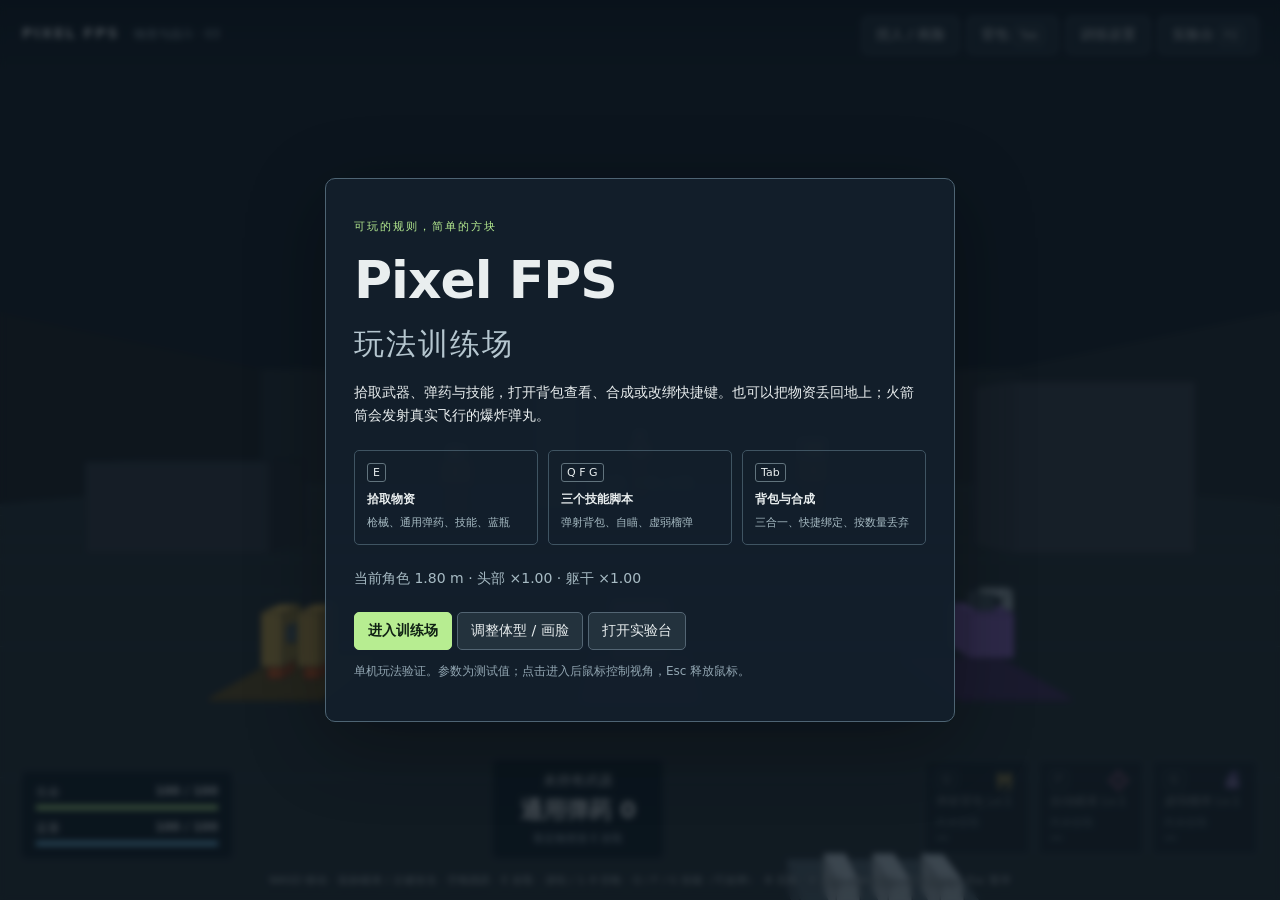
<file: index.html>
<!doctype html>
<html lang="zh-CN">
<head><meta charset="utf-8"><meta name="viewport" content="width=device-width,initial-scale=1"><title>Pixel FPS · 玩法训练场</title><style>:root{color-scheme:dark;font-family:system-ui,-apple-system,"Segoe UI","Microsoft YaHei",sans-serif;color:#e9eeef;background:#18242c;font-size:14px}*{box-sizing:border-box}html,body{margin:0;width:100%;height:100%;overflow:hidden}button,input{font:inherit}button{border:1px solid #536573;background:#23323d;color:#e9eeef;border-radius:5px;padding:9px 13px;cursor:pointer}button:hover{background:#354959}button:focus-visible{outline:2px solid #a8eb9e;outline-offset:3px}button:disabled{opacity:.45;cursor:default}button.primary{color:#102114;background:#b7ed91;border-color:#b7ed91;font-weight:700}kbd{font-family:inherit;font-size:11px;border:1px solid #61737d;border-radius:3px;padding:2px 5px;white-space:nowrap}#arena{display:block;width:100%;height:100%;touch-action:none}#hud{position:fixed;inset:0;pointer-events:none}header{display:flex;justify-content:space-between;align-items:center;padding:16px 22px;gap:15px;background:linear-gradient(#101b25dd,transparent)}header strong{letter-spacing:2px;margin-right:14px}header .muted{font-size:12px}.header-actions{display:flex;gap:8px;pointer-events:auto}.muted{color:#a7bbc4;line-height:1.65}.fine{font-size:12px;line-height:1.65;color:#92a6b2}.eyebrow{font-size:11px;letter-spacing:2px;color:#b7ed91}h1{font-size:clamp(30px,5vw,52px);margin:16px 0;line-height:1.08;letter-spacing:-1px}h1 span{font-size:.58em;font-weight:500;letter-spacing:2px;color:#b5c6cf}h2{margin:0 0 18px;font-size:24px}h3{font-size:13px;color:#bed0d9;margin-top:24px}p{line-height:1.7}#crosshair{position:absolute;left:50%;top:50%;width:18px;height:18px;transform:translate(-50%,-50%);filter:drop-shadow(0 1px 2px #000)}#crosshair i,#crosshair b{position:absolute;background:#ebfff2}#crosshair i{left:8px;top:0;width:2px;height:18px}#crosshair b{left:0;top:8px;width:18px;height:2px}#crosshair.locked i,#crosshair.locked b{background:#b7ed91}#hit-marker{position:absolute;left:50%;top:50%;transform:translate(-50%,-50%);font-size:42px;color:#ffe1a2;opacity:0}#target-label{position:absolute;top:calc(50% + 25px);left:50%;transform:translateX(-50%);color:#ffe1a2;font-size:12px;white-space:nowrap;text-shadow:0 1px 3px #000}.prompt{position:absolute;bottom:180px;left:50%;transform:translateX(-50%);border:1px solid #82928a;padding:11px 18px;background:#13202bef;text-align:center;min-width:180px;border-radius:6px}#toast{position:absolute;top:85px;left:50%;transform:translateX(-50%);background:#182933ed;border-radius:5px;padding:9px 16px;max-width:min(90%,600px);text-align:center;opacity:0;transition:opacity .15s}#toast.show{opacity:1}.bottom-hud{position:absolute;bottom:42px;left:22px;right:22px;display:flex;align-items:flex-end;justify-content:space-between;gap:18px}.resources{width:210px;flex-shrink:0;padding:12px 14px;background:#12212bdc;border-radius:5px}.resources>div{display:grid;grid-template-columns:1fr auto;gap:4px 12px;font-size:12px}.resources>div+div{margin-top:10px}progress{appearance:none;width:100%;height:5px;grid-column:1/-1;border:0;border-radius:2px;background:#435261}progress::-webkit-progress-bar{background:#435261}progress::-webkit-progress-value{background:#b7ed91}#mana-bar::-webkit-progress-value{background:#79c6ed}.weapon-hud{padding:12px 16px;background:#12212bdc;border-radius:5px;display:flex;flex-direction:column;text-align:center;gap:5px}.weapon-hud strong{font-size:23px}.weapon-hud small{color:#b4c5ce;font-size:11px}.skill-hud{display:flex;gap:8px}.skill-card{min-width:106px;position:relative;border:1px solid #566a75;background:#12212be6;padding:9px 11px;border-radius:5px}.skill-card.active{border-color:#b7ed91}.skill-card.unowned{opacity:.5}.skill-card .name{font-size:12px;margin:7px 0 5px}.skill-card .detail{font-size:11px;color:#a9bdc9}.skill-card .cooldown{font-size:13px;font-weight:700;color:#cfe3ed}#control-hint{position:absolute;bottom:12px;left:20px;right:20px;text-align:center;font-size:11px;color:#cee0e8;text-shadow:0 1px 4px #000}.overlay{position:fixed;inset:0;z-index:5;display:flex;align-items:center;justify-content:center;padding:20px;background:#071018b8;backdrop-filter:blur(3px)}[hidden]{display:none!important}.panel{width:min(100%,460px);max-height:95vh;overflow:auto;background:#13202bf5;border:1px solid #4e6473;border-radius:10px;padding:28px;box-shadow:0 20px 80px #0005}.start-panel{width:min(100%,630px)}.panel>button{margin:8px 5px 0 0}.instruction-grid{display:grid;grid-template-columns:repeat(3,1fr);gap:10px;margin:22px 0}.instruction-grid>div{border:1px solid #3f5462;padding:12px;border-radius:5px}.instruction-grid b{display:block;font-size:12px;margin:9px 0 5px}.instruction-grid small{font-size:11px;color:#a7bbc4;line-height:1.5}.instruction-grid kbd{display:inline-block}dialog{color:#e9eeef;background:#14232e;border:1px solid #5e7687;border-radius:8px;padding:24px;width:min(92vw,740px);max-height:90vh;overflow:auto}dialog::backdrop{background:#071018bd;backdrop-filter:blur(3px)}.dialog-title{display:flex;align-items:center;justify-content:space-between;gap:12px;margin-bottom:15px}.dialog-title h2{margin:0}.inventory-resources{display:flex;gap:15px;flex-wrap:wrap;padding:12px;background:#203441;border-radius:5px}.inventory-row{display:flex;align-items:center;justify-content:space-between;gap:14px;padding:13px 0;border-bottom:1px solid #354a59}.inventory-row small{display:block;font-size:12px;color:#a9beca;line-height:1.7}.inventory-row .actions{display:flex;gap:6px;flex-shrink:0}.empty{color:#9fb1bc;padding:8px 0}.check-row,.range-row{display:flex;align-items:center;gap:12px;margin:18px 0}.range-row input{flex:1}.check-row input{width:18px;height:18px}.character-dialog{width:98vw;height:96vh;max-height:96vh;padding:12px;overflow:hidden}.character-dialog iframe{width:100%;height:calc(100% - 66px);border:0;background:#131b23}#boot-error{color:#ffbbaa;border:1px solid #a76558;padding:10px}body.damage:after{content:"";position:fixed;inset:0;box-shadow:inset 0 0 90px #c4484670;pointer-events:none}@media(max-width:850px){header{padding:10px}header .muted{display:none}.header-actions{gap:4px}header button{font-size:11px;padding:7px}.bottom-hud{left:10px;right:10px;bottom:56px;gap:8px;flex-wrap:wrap}.resources{width:160px}.skill-card{min-width:85px;padding:7px}.weapon-hud strong{font-size:17px}.weapon-hud{padding:10px}.skill-hud{gap:4px}#control-hint{font-size:10px;line-height:1.6;bottom:8px}#pickup-prompt{bottom:220px}.inventory-row{align-items:flex-start}.inventory-row .actions{flex-direction:column}.character-dialog .dialog-title h2{font-size:17px}.character-dialog .dialog-title button{font-size:11px;padding:7px}}@media(max-width:560px){.instruction-grid{grid-template-columns:1fr}.instruction-grid>div{padding:9px}.instruction-grid b{display:inline;margin-left:9px}.instruction-grid small{display:block;margin-top:5px}.panel{padding:22px}.skill-hud{width:100%;justify-content:flex-end}.resources{width:46%}.weapon-hud{width:49%}header strong{font-size:12px;letter-spacing:1px;margin:0}.dialog-title h2{font-size:19px}.character-dialog .dialog-title{align-items:flex-start}.character-dialog .dialog-title>div{display:flex;gap:4px}.prompt{bottom:244px}}

/* The laboratory is an operational panel; world rendering stays unchanged. */
#lab-badge{position:absolute;top:75px;left:22px;background:#203e4dec;border:1px solid #9fb5c4;padding:6px 10px;max-width:85%;font-size:11px;color:#dbeff5}.lab-dialog{width:min(96vw,1180px);max-height:95vh;padding:22px}.lab-dialog .eyebrow{margin:0 0 6px}.lab-dialog h3{margin:12px 0}.lab-dialog input:not([type=checkbox]),.lab-dialog select{min-width:0;max-width:100%;background:#0b1923;color:#e8f1f4;border:1px solid #506879;border-radius:4px;padding:7px;font:inherit}.lab-actions{display:flex;align-items:center;flex-wrap:wrap;gap:7px;margin:9px 0}.lab-actions>label{display:flex;align-items:center;gap:7px;font-size:12px}.lab-actions input[type=checkbox],.lab-checks input[type=checkbox]{width:16px;height:16px;accent-color:#b7ed91}.lab-quick{padding:10px 0;border-top:1px solid #405666;border-bottom:1px solid #405666}.lab-quick button,.lab-section button{font-size:12px;padding:7px 9px}.lab-cheats{gap:16px}.lab-columns{display:grid;grid-template-columns:minmax(0,0.9fr) minmax(0,1.1fr);gap:22px}.lab-section{min-width:0}.lab-section+.lab-section{border-left:1px solid #405666;padding-left:22px}.lab-label{display:grid;gap:6px;font-size:12px;margin:12px 0}.lab-fields{display:grid;grid-template-columns:repeat(4,minmax(0,1fr));gap:8px;margin:12px 0}.lab-fields.positions{grid-template-columns:repeat(3,minmax(0,1fr))}.lab-fields label{display:grid;gap:5px;font-size:11px;color:#b7c9d1}.lab-fields input{width:100%}.lab-checks{display:flex;flex-wrap:wrap;gap:8px;margin:10px 0}.lab-checks label{display:flex;align-items:center;gap:7px;font-size:12px}.lab-checks input[type=number]{width:70px}.console-output{height:235px;overflow:auto;background:#07131c;border:1px solid #405666;border-radius:5px;padding:10px;font:12px/1.7 ui-monospace,SFMono-Regular,Consolas,monospace;white-space:pre-wrap;overflow-wrap:anywhere}.console-output>div+div{margin-top:6px}.console-error{color:#ffa68c}.console-result{color:#bedacb}.console-form{display:flex;align-items:center;gap:8px;margin-top:8px}.console-form input{flex:1;width:0}.console-form span{color:#b7ed91}.lab-log-title{display:flex;align-items:center;gap:7px;flex-wrap:wrap;margin:22px 0 8px}.lab-log-title h3{margin-right:auto}.lab-log{max-height:360px;overflow:auto;background:#0d1c26;border:1px solid #405666;border-radius:4px;font-size:11px;line-height:1.6;padding:6px}.lab-log table{width:100%;border-collapse:collapse;table-layout:fixed}.lab-log th,.lab-log td{padding:7px 5px;text-align:left;vertical-align:top;white-space:pre-wrap;overflow-wrap:anywhere;border-bottom:1px solid #354a59}.lab-log th:first-child{width:16%}.lab-log th:nth-child(2){width:32%}.lab-log th{position:sticky;top:-6px;background:#203441;color:#cde0e9}.lab-log td:nth-child(3){font-variant-numeric:tabular-nums}.lab-section form:has(select:disabled){opacity:.6}@media(max-width:850px){.lab-dialog{padding:15px}.lab-columns{grid-template-columns:1fr}.lab-section+.lab-section{padding:14px 0 0;border-left:0;border-top:1px solid #405666}.lab-dialog .dialog-title{align-items:flex-start}.lab-dialog .dialog-title .lab-actions{margin:0}.console-output{height:180px}header .header-actions{flex-wrap:wrap;justify-content:flex-end}.header-actions button{white-space:nowrap}#lab-badge{top:85px;left:10px}.lab-fields{grid-template-columns:repeat(2,minmax(0,1fr))}}@media(max-width:420px){header{align-items:flex-start}header strong{display:block;white-space:nowrap;margin-top:9px}.header-actions{max-width:260px}.lab-dialog{width:98vw;padding:12px}.lab-dialog .dialog-title h2{font-size:21px}.lab-dialog .dialog-title .eyebrow{font-size:9px;letter-spacing:0}.lab-dialog .dialog-title button{font-size:12px;padding:7px}.lab-fields.positions{gap:5px}.lab-quick{gap:5px}.lab-log{padding:3px}.lab-log td,.lab-log th{padding:5px 3px}}

/* Item identification belongs to the view; icons never encode inventory state. */
.item-icon{display:inline-flex;align-items:center;justify-content:center;flex-shrink:0;width:46px;height:40px;color:#d5ecdf}.item-icon svg{display:block;width:100%;height:100%}.inventory-item{display:flex;align-items:center;gap:12px;min-width:0;flex:1}.item-copy{min-width:0}.inventory-row.selected{background:#28443966;border-radius:5px}.inventory-row{padding-left:6px;padding-right:6px}.inventory-row .actions{align-items:center;flex-wrap:wrap;justify-content:flex-end;max-width:52%}.inventory-row strong{font-size:13px}.inventory-row button{font-size:12px;padding:7px 9px}.inventory-skill{border:1px solid #405563;border-radius:7px;margin:10px 0;padding:4px 9px 10px}.inventory-skill>.inventory-row{border:0}.inventory-tier{display:flex;align-items:center;justify-content:space-between;gap:12px;margin:7px 0;padding:7px 10px;background:#0f1d26;border-radius:4px;font-size:12px}.drop-amount{display:flex;align-items:center;gap:5px}.drop-amount input{width:60px;min-width:0}.drop-amount button{font-size:11px;padding:7px}.inventory-skill .skill-description{font-size:11px;color:#afc0ca;margin:0 7px 8px}.binding-label{display:flex;align-items:center;gap:5px;color:#b8cbd5;font-size:11px;white-space:nowrap}#inventory-dialog input,#inventory-dialog select{font:inherit;color:#e5f2eb;background:#0e1c25;border:1px solid #4d6574;border-radius:4px;padding:6px}#inventory-dialog{width:min(94vw,870px)}#inventory-dialog .inventory-resources{font-size:13px}#weapon-icon{align-self:center;width:70px;height:33px}.skill-card .item-icon{float:right;width:27px;height:25px;margin-top:-2px}.skill-card .name{clear:both}.skill-hud{max-width:56%;overflow-x:auto;padding-bottom:3px}.skill-card{flex-shrink:0}#pickup-prompt{display:flex;align-items:center;gap:9px;max-width:90vw;white-space:normal}#pickup-prompt .item-icon{width:35px;height:30px}#pickup-prompt span:last-child{text-align:left}#pickup-prompt small{display:block;font-size:10px;color:#adbfca;margin-top:3px}#status-hud{position:absolute;left:22px;bottom:163px;display:flex;gap:6px;flex-wrap:wrap;max-width:60%;font-size:11px}#status-hud span{background:#322b42ed;border:1px solid #947fa7;border-radius:4px;padding:5px 8px}.weapon-hud{min-width:170px}@media(max-width:850px){.inventory-row .actions{flex-direction:row;max-width:50%}.inventory-item{gap:7px}.item-icon{width:34px}.skill-hud{max-width:100%}#status-hud{left:10px;bottom:235px;max-width:85%}.weapon-hud{min-width:0}#weapon-icon{height:24px}.inventory-row .actions button{padding:6px;font-size:11px}}@media(max-width:560px){#inventory-dialog{padding:15px;width:96vw}.inventory-row{flex-wrap:wrap;gap:9px}.inventory-item{flex-basis:100%}.inventory-row .actions{max-width:100%;width:100%;justify-content:flex-end}.inventory-skill{padding:3px 5px 8px}.inventory-tier{padding:7px 5px}.drop-amount input{width:54px}.skill-hud{justify-content:flex-start}.skill-card{min-width:94px}#status-hud{bottom:250px}.inventory-row small{font-size:11px}}
</style></head>
<body>
<canvas id="arena" aria-label="第一人称方块人训练场"></canvas>
<div id="hud">
  <header><div><strong>PIXEL FPS</strong><span class="muted">物资与战斗 · 03</span></div><div class="header-actions"><button id="edit-character">捏人 / 画脸</button><button id="open-inventory">背包 <kbd>Tab</kbd></button><button id="open-settings">训练设置</button><button id="open-lab">实验台 <kbd>F2</kbd></button></div></header>
  <div id="lab-badge" hidden></div><div id="target-label"></div><div id="crosshair"><i></i><b></b></div><div id="hit-marker" aria-hidden="true">×</div>
  <div id="pickup-prompt" class="prompt" hidden></div><div id="toast" role="status" aria-live="polite"></div>
  <section class="bottom-hud"><div class="resources"><div><span>生命</span><strong id="health">100 / 100</strong><progress id="health-bar" max="100" value="100"></progress></div><div><span>蓝量</span><strong id="mana">100 / 100</strong><progress id="mana-bar" max="100" value="100"></progress></div></div><div class="weapon-hud"><span id="weapon-icon" class="item-icon" aria-hidden="true"></span><span id="weapon-label">未持有武器</span><strong id="ammo">弹药 0</strong><small id="weapon-hint">靠近物资按 E 拾取</small></div><div id="skill-hud" class="skill-hud"></div></section>
  <div id="status-hud" aria-label="当前角色状态"></div><div id="control-hint">WASD 移动 · 鼠标瞄准 / 左键攻击 · 空格跳跃 · E 拾取 · 滚轮 / 1–9 切枪 · Q / F / G 技能（可改绑）· B 丢枪 · V 蓝瓶 · Tab 背包 · F2 实验台 · Esc 暂停</div>
</div>
<section id="start-screen" class="overlay">
 <div class="panel start-panel"><p class="eyebrow">可玩的规则，简单的方块</p><h1>Pixel FPS<br><span>玩法训练场</span></h1><p>拾取武器、弹药与技能，打开背包查看、合成或改绑快捷键。也可以把物资丢回地上；火箭筒会发射真实飞行的爆炸弹丸。</p><div class="instruction-grid"><div><kbd>E</kbd><b>拾取物资</b><small>枪械、通用弹药、技能、蓝瓶</small></div><div><kbd>Q F G</kbd><b>三个技能脚本</b><small>弹射背包、自瞄、虚弱榴弹</small></div><div><kbd>Tab</kbd><b>背包与合成</b><small>三合一、快捷绑定、按数量丢弃</small></div></div><p id="character-summary" class="muted"></p><button id="start-game" class="primary">进入训练场</button><button id="start-edit">调整体型 / 画脸</button><button id="start-lab">打开实验台</button><p class="fine">单机玩法验证。参数为测试值；点击进入后鼠标控制视角，Esc 释放鼠标。</p><p id="boot-error" role="alert" hidden></p></div>
</section>
<section id="pause-screen" class="overlay" hidden><div class="panel"><p class="eyebrow">训练已暂停</p><h2 id="pause-title">继续你的实验</h2><p id="pause-copy">鼠标已释放。点击继续回到第一人称。</p><button id="resume-game" class="primary">继续训练</button><button id="pause-inventory">背包与合成</button><button id="pause-character">调整体型 / 画脸</button><button id="pause-settings">训练设置</button><button id="pause-lab">实验台 / 控制台</button><button id="reset-game">重新开始训练</button></div></section>
<dialog id="inventory-dialog"><div class="dialog-title"><h2>背包与合成</h2><button id="close-inventory" aria-label="关闭背包">关闭</button></div><p class="muted">查看、使用或丢弃随身物资。武器用数字键或滚轮切换；按 B 丢出当前手持武器。</p><div id="inventory-resources" class="inventory-resources"></div><h3>补给 · 枪械共享通用弹药</h3><div id="inventory-supplies"></div><h3>武器 · 每件独立携带</h3><div id="inventory-weapons"></div><h3>技能 · 快捷键可自由绑定</h3><div id="inventory-skills"></div><p class="fine">三份同名同级普通技能可合成高一级。快捷键只是使用入口；未绑定的技能仍可在背包中使用。丢弃技能不会清除已有冷却或已发动的效果。</p><button id="reset-bindings">恢复默认技能键位</button></dialog>
<dialog id="settings-dialog"><div class="dialog-title"><h2>训练设置</h2><button id="close-settings">关闭</button></div><label class="check-row"><input id="moving-targets" type="checkbox" checked>训练靶横向移动</label><label class="check-row"><input id="enemy-fire" type="checkbox">靶机回击（可验证虚弱与受伤）</label><label class="range-row">鼠标灵敏度 <input id="sensitivity" type="range" min="0.0005" max="0.005" step="0.0001" value="0.002"><output id="sensitivity-value">1.0×</output></label><button id="reset-targets">恢复训练靶</button><button id="reset-all">重置场地与物资</button><h3>角色</h3><p id="settings-character" class="muted"></p><button id="import-character">导入角色 JSON</button><button id="default-character">使用默认角色</button><input id="character-file" type="file" accept=".json,application/json" hidden><p class="fine">可导入捏人模块导出的角色。应用体型会重新开始训练。</p></dialog>
<dialog id="character-dialog" class="character-dialog"><div class="dialog-title"><h2>角色制作</h2><div><button id="cancel-character">取消</button><button id="apply-character" class="primary">应用角色并重新训练</button></div></div><iframe id="character-frame" title="方块人体型与画脸编辑器"></iframe></dialog>
<dialog id="lab-dialog" class="lab-dialog">
  <div class="dialog-title"><div><p class="eyebrow">实验木桩 / 作弊控制台</p><h2>玩法实验台</h2></div><div class="lab-actions"><button id="lab-close">关闭</button><button id="lab-play" class="primary">继续训练</button></div></div>
  <p class="fine">实验台打开时场景暂停，指令立即生效。可逐帧观察；“继续训练”恢复时间并应用所选速度。F2 或反引号键再次打开。</p>
  <div class="lab-quick lab-actions"><button data-command="refill">补满血蓝</button><button data-command="cooldown clear">清除冷却</button><button data-command="give ammo 300">弹药 +300</button><button data-command="clear projectiles">清除弹丸</button><button id="lab-step">前进 1 帧</button><button id="lab-step-second">前进 1 秒</button><label>时间速度 <select id="lab-speed"><option value="0.1">0.1×</option><option value="0.25">0.25×</option><option value="0.5">0.5×</option><option value="1" selected>1×</option><option value="2">2×</option></select></label></div>
  <div class="lab-actions lab-cheats"><label><input id="cheat-mana" type="checkbox"> 无限蓝量</label><label><input id="cheat-ammo" type="checkbox"> 无限弹药</label><label><input id="cheat-cooldown" type="checkbox"> 无技能冷却</label><span id="lab-clock" class="muted"></span></div>
  <div class="lab-columns">
    <section class="lab-section"><h3>实验场景</h3><div class="lab-actions"><select id="lab-scenario-select" aria-label="实验场景"></select><button id="lab-scenario-load">载入</button><button id="lab-scenario-delete">删除自存场景</button></div><div class="lab-actions"><input id="lab-scenario-name" aria-label="保存场景名称" placeholder="给当前实验起个名字" maxlength="40"><button id="lab-scenario-save">保存配置</button></div><div class="lab-actions"><button id="lab-scenario-export">导出配置 JSON</button><button id="lab-scenario-import">导入配置 JSON</button><input id="lab-scenario-file" type="file" accept=".json,application/json" hidden></div><p class="fine">保存体型、木桩、物资及实验开关。载入会恢复满血满蓝、清空弹丸和临时状态，重新开始同一组条件。</p>
      <h3>物资</h3><div class="lab-actions"><button data-command="give weapon pistol">发放手枪</button><button data-command="give weapon rifle">发放步枪</button><button data-command="give weapon knife">发放小刀</button><button data-command="give weapon rocket">发放火箭筒</button><button data-command="give mana 5">蓝瓶 +5</button><button data-command="give skill jetpack 9 1">弹射背包 ×9</button><button data-command="give skill weaken 9 1">虚弱榴弹 ×9</button><button data-command="give skill autoaim 3 1">自瞄 ×3</button></div>
      <h3>木桩</h3><div class="lab-actions"><select id="lab-dummy-preset" aria-label="新木桩体型"><option value="standard">标准体型</option><option value="bighead">大头</option><option value="tiny">小体型</option><option value="longarm">长臂</option></select><button id="lab-dummy-spawn">新增木桩</button><button data-command="dummy clear">清空木桩</button></div>
      <form id="lab-dummy-form"><label class="lab-label">编辑对象 <select id="lab-dummy-select"></select></label><div class="lab-fields"><label>头部大小<input id="dummy-head" type="number" min="0.15" max="5" step="0.05" required></label><label>躯干大小<input id="dummy-torso" type="number" min="0.15" max="5" step="0.05" required></label><label>臂长 / m<input id="dummy-arms" type="number" min="0.04" max="4" step="0.01" required></label><label>腿长 / m<input id="dummy-legs" type="number" min="0.04" max="4" step="0.01" required></label></div><div class="lab-fields positions"><label>X<input id="dummy-x" type="number" step="0.1" required></label><label>Y<input id="dummy-y" type="number" min="0" step="0.1" required></label><label>Z<input id="dummy-z" type="number" step="0.1" required></label></div><div class="lab-actions"><label>移动 <select id="dummy-move"><option value="inherit">跟随训练设置</option><option value="stationary">静止</option><option value="strafe">左右移动</option></select></label><label>攻击 <select id="dummy-fire"><option value="inherit">跟随训练设置</option><option value="off">不还击</option><option value="on">向玩家还击</option></select></label></div><div class="lab-checks"><label><input id="dummy-recover" type="checkbox"> 非致命受伤后补满生命</label><label><input id="dummy-respawn" type="checkbox"> 死亡后自动复活</label><label>复活等待 / s <input id="dummy-delay" type="number" min="0" max="60" step="0.1" value="1" required></label></div><p id="lab-dummy-info" class="fine"></p><div class="lab-actions"><button class="primary" type="submit">应用木桩配置</button><button id="lab-dummy-remove" type="button">移除此木桩</button></div></form>
    </section>
    <section class="lab-section"><h3>控制台</h3><div id="console-output" class="console-output" role="log" aria-label="指令执行结果"></div><form id="console-form" class="console-form"><span aria-hidden="true">&gt;</span><input id="console-input" aria-label="控制台指令" placeholder="help 查看指令，↑↓ 找回历史" autocomplete="off" spellcheck="false" list="console-suggestions"><button type="submit">执行</button></form><datalist id="console-suggestions"><option value="help"><option value="list"><option value="give skill weaken 9 1"><option value="dummy spawn bighead 0 0 -6"><option value="status add player invulnerable 10"><option value="status clear player"><option value="time pause"><option value="step 60"><option value="scenario load shooting"><option value="scenario load merge"><option value="scenario load weakness"><option value="scenario load rocket"></datalist><p class="fine">例如 give skill weaken 9 1：发放九份一级虚弱榴弹。技能仍通过正常发动入口施放，终极仍按份消耗。</p>
      <div class="lab-log-title"><h3>战斗记录</h3><select id="lab-log-filter" aria-label="日志类型"><option value="all">全部事件</option><option value="damage">伤害结算</option><option value="status">状态变化</option></select><button id="lab-log-export">导出</button><button data-command="clear log">清空</button></div><div id="lab-log" class="lab-log" aria-live="off"></div><p class="fine">保留最近 500 条，面板显示其中最新 80 条。时间为游戏内秒数，暂停与慢放同时作用于弹丸、状态、冷却和复活。</p>
    </section>
  </div>
</dialog>
<script id="studio-document" type="application/json">"<!doctype html>\n<html lang=\"zh-CN\">\n<head>\n<meta charset=\"utf-8\"><meta name=\"viewport\" content=\"width=device-width,initial-scale=1\">\n<meta name=\"color-scheme\" content=\"dark\"><meta name=\"description\" content=\"六方块角色构建器：调整体型，自由画脸，只有头部正面使用绘制的贴图。离线运行。\">\n<title>方块人 · 角色构建器<\/title>\n<style>:root{color-scheme:dark;--bg:#10171e;--panel:#1b232b;--line:#303b45;--ink:#eef0ed;--muted:#a3afb7;--accent:#e2b080;--field:#111a22;--soft:#27323c;font-family:Inter,\"PingFang SC\",\"Microsoft YaHei\",system-ui,sans-serif;font-synthesis:none}*{box-sizing:border-box}body{margin:0;background:var(--bg);color:var(--ink);font-size:14px}button,input{font:inherit}button{cursor:pointer}button:focus-visible,input:focus-visible,canvas:focus-visible{outline:2px solid var(--accent);outline-offset:4px}button{color:inherit;border:1px solid var(--line);background:transparent;border-radius:7px;padding:8px 12px;line-height:1.4}button:hover{background:var(--soft)}button:active{transform:translateY(1px)}button[aria-pressed=true]{color:var(--accent);background:#3a3027;border-color:#80634a}.app{max-width:1800px;margin:auto;min-height:100vh;display:flex;flex-direction:column}.header{height:80px;display:flex;align-items:center;justify-content:space-between;padding:0 32px;border-bottom:1px solid var(--line);gap:16px}.brand{display:flex;gap:14px;align-items:center}.brand-mark{height:34px;width:32px;position:relative;background:var(--accent);clip-path:polygon(50% 0,100% 25%,100% 75%,50% 100%,0 75%,0 25%)}.brand-mark:after{content:\"\";position:absolute;inset:8px;background:var(--bg);clip-path:polygon(50% 0,100% 25%,100% 75%,50% 100%,0 75%,0 25%)}h1{margin:0;font-size:19px;font-weight:600;letter-spacing:.04em}.eyebrow{font-size:10px;letter-spacing:.16em;color:var(--muted);margin-top:5px}.actions{display:flex;align-items:center;gap:8px}.actions .primary{background:var(--accent);color:#23221e;border-color:var(--accent);font-weight:600}.primary:hover{background:#edbf95}.module-tag{margin-left:14px;padding-left:18px;border-left:1px solid var(--line);color:var(--muted);font-size:12px}.workspace{flex:1;display:grid;grid-template-columns:minmax(0,1fr) 350px;min-height:700px}.studio{position:relative;display:flex;flex-direction:column;background:#151d25;min-width:0;overflow:hidden}.studio-head{padding:26px 28px 0;display:flex;justify-content:space-between;align-items:start;position:absolute;left:0;right:0;top:0;z-index:3;pointer-events:none}.metric-label{color:var(--muted);font-size:12px;letter-spacing:.08em}.height-number{font-size:38px;font-weight:450;letter-spacing:-.05em;font-variant-numeric:tabular-nums;margin:4px 0 3px}.height-number span{font-size:15px;letter-spacing:0;color:var(--muted);margin-left:6px}.metric-formula{color:#84949f;font-size:11px}.studio-badge{border:1px solid #3b4852;padding:6px 10px;border-radius:5px;color:#b2c0c9;font-size:11px;letter-spacing:.08em}.viewport-wrap{position:absolute;inset:0;overflow:hidden}.viewport-wrap canvas{display:block;width:100%;height:100%}#viewport{touch-action:none;cursor:grab}#viewport:active{cursor:grabbing}.studio-footer{position:absolute;left:28px;right:28px;bottom:23px;display:flex;flex-direction:column;gap:16px;pointer-events:none;z-index:3}.view-bar{display:flex;gap:6px;pointer-events:auto;align-self:center;background:#111a22e6;padding:5px;border:1px solid #34414b;border-radius:9px;box-shadow:0 8px 24px #0002}.view-bar button{border:0;font-size:12px;padding:7px 12px}.view-bar button[aria-pressed=true]{background:#384550;color:#f2f3ef}.view-bar .fit{border-left:1px solid var(--line);border-radius:0;margin-left:2px}.stage-caption{display:flex;justify-content:space-between;align-items:center;gap:14px;color:#8697a2;font-size:11px}.selection-caption{color:#c4ccd0;max-width:60%}.viewport-error{position:absolute;inset:35% 12%;color:#f4c196;text-align:center;line-height:1.8;z-index:3}.inspector{background:var(--panel);border-left:1px solid var(--line);padding:24px;display:flex;flex-direction:column;gap:21px}.inspector-title{display:flex;align-items:center;justify-content:space-between}.inspector h2{font-size:16px;font-weight:550;margin:0}.subtle{font-size:11px;color:var(--muted)}.presets{display:grid;grid-template-columns:repeat(3,1fr);gap:7px}.preset{padding:10px 5px;display:flex;flex-direction:column;align-items:center;gap:4px;font-size:12px;background:#171f27}.preset small{font-size:10px;color:var(--muted);font-variant-numeric:tabular-nums}.group{border-top:1px solid var(--line);padding-top:17px}.group-title{display:flex;align-items:center;justify-content:space-between;margin-bottom:13px;gap:8px}.group-title h3{font-size:12px;margin:0;color:#b2bfc7;font-weight:500}.link-toggle{display:flex;align-items:center;gap:6px;color:var(--muted);font-size:11px;cursor:pointer}.link-toggle input{accent-color:var(--accent);width:14px;height:14px;margin:0}.param-row{margin-top:15px;padding-left:10px;border-left:2px solid transparent;transition:border-color .15s}.param-row:first-child{margin-top:0}.param-row.selected{border-left-color:var(--accent)}.param-top{display:flex;align-items:center;justify-content:space-between;gap:7px;margin-bottom:9px}.part-label{font-size:13px}.selected .part-label{color:var(--accent)}.number-wrap{display:flex;align-items:center;border:1px solid #3a4650;border-radius:5px;background:var(--field);height:29px;padding-right:9px;gap:5px}.number-wrap input{background:none;border:0;color:var(--ink);text-align:right;width:62px;min-width:0;padding:4px 0 4px 5px;font-size:12px;font-variant-numeric:tabular-nums;appearance:textfield;-moz-appearance:textfield}.number-wrap input::-webkit-inner-spin-button{appearance:none}.number-wrap span{font-size:10px;color:var(--muted);min-width:9px}.param-row input[type=range]{width:100%;height:4px;display:block;appearance:none;background:linear-gradient(to right,var(--accent) 0%,var(--accent) var(--fill,17%),#3b4853 var(--fill,17%),#3b4853 100%);border-radius:3px;margin:13px 0 11px;cursor:ew-resize;accent-color:var(--accent)}input[type=range]::-webkit-slider-thumb{appearance:none;width:12px;height:12px;border-radius:50%;background:#eac098;border:2px solid #202730;box-shadow:0 0 0 1px #b0845e}input[type=range]::-moz-range-thumb{width:9px;height:9px;border-radius:50%;background:#eac098;border:2px solid #202730}.dimension{font-size:10px;color:#95a5af;min-height:14px;font-variant-numeric:tabular-nums}.group-note{font-size:10px;color:#83949f;margin:10px 0 0 12px;line-height:1.65}.inspector-bottom{margin-top:auto;border-top:1px solid var(--line);padding-top:15px;display:flex;align-items:center;justify-content:space-between;gap:8px}.reset{font-size:11px;padding:6px 9px;color:#bdc7cc}.save-state{font-size:10px;color:#8b9ea9}.save-state:before{content:\"\";display:inline-block;width:5px;height:5px;background:#9daf98;border-radius:100%;margin-right:6px}.notice{font-size:11px;line-height:1.65;color:#e6b47f;border:1px solid #725737;background:#342b22;padding:9px 12px;border-radius:5px;margin:0}.notice:empty{display:none}.app-footer{display:flex;align-items:center;justify-content:space-between;padding:11px 28px;color:#82939f;font-size:10px;border-top:1px solid var(--line);gap:12px;letter-spacing:.03em}.footer-left{display:flex;gap:18px}.status-message{color:#d7b390;min-height:14px}.sr-only{position:absolute;width:1px;height:1px;overflow:hidden;clip:rect(0,0,0,0)}\n@media(min-width:1250px){.workspace{grid-template-columns:minmax(0,1fr) 372px}.inspector{padding:26px 28px}}@media(min-height:980px) and (min-width:761px){.workspace{min-height:850px}.param-row{margin-top:22px}.inspector{gap:25px}}@media(max-width:900px){.header{padding:0 20px}.module-tag{display:none}.workspace{grid-template-columns:minmax(0,1fr) 310px}.inspector{padding:20px;gap:18px}.studio-head{padding:24px 20px}.studio-footer{left:20px;right:20px}.stage-caption{flex-direction:column;align-items:start;gap:4px}.selection-caption{max-width:100%}.height-number{font-size:32px}.studio-badge{display:none}}@media(max-width:760px){.header{height:72px;padding:0 16px}.brand{gap:10px}h1{font-size:17px}.brand-mark{width:25px;height:27px}.eyebrow{font-size:8px}.actions button{padding:7px 9px;font-size:12px}.workspace{display:flex;flex-direction:column;min-height:0}.studio{height:510px;flex:none}.inspector{border-left:0;border-top:1px solid var(--line);padding:24px;display:grid;grid-template-columns:1fr 1fr;gap:24px}.inspector-title,.presets,.notice,.inspector-bottom{grid-column:1/-1}.scale-group{grid-column:1/-1;display:grid;grid-template-columns:1fr 1fr;gap:16px}.scale-group .param-row{margin-top:0}.scale-group .group-note{grid-column:1/-1;margin-top:0}.height-number{font-size:30px}.stage-caption{flex-direction:row}.app-footer{padding:12px 20px;flex-wrap:wrap}.footer-left{gap:12px}}@media(max-width:440px){.header{gap:8px}.brand-mark{display:none}.header .actions{gap:5px}.actions button{font-size:11px;padding:7px 8px}.studio{height:430px}.studio-head{padding:20px}.metric-formula{font-size:10px}.stage-caption{font-size:10px;flex-direction:column;gap:5px}.studio-footer{bottom:16px;gap:13px}.view-bar button{padding:7px 10px}.inspector{display:flex;gap:22px;padding:22px}.scale-group{display:block}.scale-group .param-row+.param-row{margin-top:20px}.group-note{margin-top:12px!important}.footer-left{flex-wrap:wrap;gap:8px}.preset{min-height:50px}.link-toggle{min-height:28px}.param-row input[type=range]{height:6px;margin-top:17px;margin-bottom:15px}}@media(prefers-reduced-motion:reduce){*{transition:none!important}}\n[hidden]{display:none!important}.body-panel{display:flex;flex-direction:column;gap:21px;flex:1}.module-tabs{display:grid;grid-template-columns:1fr 1fr;gap:4px;padding:4px;background:#121b23;border:1px solid var(--line);border-radius:8px}.module-tabs button{border:0;font-size:12px;display:flex;gap:8px;justify-content:center;align-items:center}.module-tabs button span{font-size:10px;opacity:.65;font-variant-numeric:tabular-nums}.module-tabs button[aria-selected=true]{background:#3a3027;color:#edbd90}.body-actions{display:flex;align-items:center;justify-content:space-between;gap:8px}.next-step{font-size:11px;border-color:#766046;color:var(--accent);padding:6px 9px}.face-panel{display:flex;flex-direction:column;gap:18px}.face-stage-title{font-size:26px;margin:8px 0;letter-spacing:-.03em}.paint-tools{display:flex;align-items:center;gap:6px}.paint-tools button{font-size:12px;padding:7px 12px}.paint-tool-hint{font-size:10px;color:var(--muted);margin-left:auto}.paint-board{padding:8px;border:1px solid #45515b;background:#111a22;border-radius:5px}.paint-board canvas{display:block;width:100%;height:auto;aspect-ratio:1;background:#c8c5b9;image-rendering:pixelated;touch-action:none;cursor:crosshair;outline:1px solid #707570;user-select:none}.paint-history{display:flex;align-items:center;gap:6px}.paint-history button{font-size:11px;padding:6px 10px}.paint-history button:last-child{margin-left:auto}.paint-history button:disabled{opacity:.35;cursor:default;transform:none}.paint-history button:disabled:hover{background:transparent}.paint-section-heading{display:flex;justify-content:space-between;align-items:center;font-size:12px;margin-bottom:12px}.custom-color{display:flex;align-items:center;gap:8px;font-size:10px;color:var(--muted);cursor:pointer}.custom-color input{width:30px;height:26px;padding:2px;border:1px solid #495761;border-radius:5px;background:var(--field);cursor:pointer}.paint-palette{display:grid;grid-template-columns:repeat(8,1fr);gap:7px}.paint-palette button{height:28px;min-width:0;padding:3px;border-radius:4px;border:1px solid transparent;background:transparent}.paint-palette button span{display:block;width:100%;height:100%;background:var(--swatch);border:1px solid #ffffff22;border-radius:2px}.paint-palette button[aria-pressed=true]{border-color:var(--accent);background:transparent}.brush-size{display:flex;flex-direction:column;gap:14px;font-size:12px}.brush-size>span{display:flex;align-items:center;gap:6px}.brush-size output{margin-left:auto;font-variant-numeric:tabular-nums;color:var(--accent)}.brush-size small{font-size:10px;color:var(--muted)}.brush-size input{width:100%;accent-color:var(--accent);margin:0;height:16px}.paint-note{font-size:11px;color:#96a7b1;line-height:1.9;margin:0}.face-mode .workspace{grid-template-columns:minmax(0,1fr) 390px}.face-mode .inspector-bottom{margin-top:auto}.inspector .inspector-bottom{flex:none}.face-mode .paint-board{box-shadow:0 10px 30px #0002}\n@media(min-height:980px) and (min-width:761px){.body-panel{gap:25px}}@media(max-width:900px){.body-panel{gap:18px}.face-mode .workspace{grid-template-columns:minmax(0,1fr) 330px}.face-panel{gap:16px}.paint-tools button{padding:7px 10px}.paint-tool-hint{font-size:9px}}@media(max-width:760px){.inspector{display:flex}.body-panel{display:grid;grid-template-columns:1fr 1fr;gap:24px}.body-actions{grid-column:1/-1}.module-tabs{flex:none}.face-panel{max-width:480px;width:100%;align-self:center}.face-mode .studio{height:470px}.face-mode .studio-head{padding-top:20px}.face-stage-title{font-size:22px}.module-tabs button{min-height:40px}.paint-tools button,.paint-history button{min-height:38px}.paint-palette button{height:34px}.custom-color input{height:32px;width:38px}}@media(max-width:440px){.body-panel{display:flex;gap:22px}.paint-tool-hint{font-size:10px}.face-mode .studio{height:390px}.face-stage-title{font-size:20px}.face-mode .metric-formula{max-width:90px;line-height:1.7}.paint-palette{gap:6px}.paint-palette button{height:32px}.face-panel{gap:17px}}\n<\/style>\n<\/head>\n<body>\n<main class=\"app\" aria-busy=\"true\" inert>\n  <header class=\"header\">\n    <div class=\"brand\"><div class=\"brand-mark\" aria-hidden=\"true\"><\/div><div><h1>方块人<\/h1><div class=\"eyebrow\">CHARACTER BUILDER<\/div><\/div><span class=\"module-tag\">FPS · 体型与画脸<\/span><\/div>\n    <div class=\"actions\"><button id=\"import-button\" type=\"button\">导入<\/button><button id=\"export-button\" type=\"button\" class=\"primary\">导出角色 ↗<\/button><\/div>\n    <input type=\"file\" id=\"import-file\" accept=\".json,application/json\" hidden>\n  <\/header>\n  <div class=\"workspace\">\n    <section class=\"studio\" aria-label=\"角色三维预览\">\n      <div class=\"studio-head\">\n        <div id=\"body-metric\"><div class=\"metric-label\">自然身高<\/div><div class=\"height-number\"><output id=\"height-value\">1.80<\/output><span>m<\/span><\/div><div class=\"metric-formula\">头高 + 躯干高 + 腿长<\/div><\/div>\n        <div id=\"face-metric\" hidden><div class=\"metric-label\">画脸<\/div><div class=\"face-stage-title\">头部预览<\/div><div class=\"metric-formula\">正面贴图 · 实时同步<\/div><\/div>\n        <div class=\"studio-badge\" id=\"studio-badge\">6 个方块 · 实时预览<\/div>\n      <\/div>\n      <div class=\"viewport-wrap\" id=\"viewport-wrap\"><canvas id=\"viewport\" aria-label=\"六方块角色三维预览；拖动旋转，滚轮缩放，点击选择部件。也可使用下方视角按钮。\">浏览器需要支持 Canvas 和 WebGL 才能显示三维角色。<\/canvas><\/div>\n      <div class=\"viewport-error\" id=\"viewport-error\" role=\"alert\" hidden><\/div>\n      <div class=\"studio-footer\">\n        <div class=\"view-bar\" role=\"group\" aria-label=\"视角\"><button data-view=\"perspective\" aria-pressed=\"true\" type=\"button\">三维<\/button><button data-view=\"front\" aria-pressed=\"false\" type=\"button\">正面<\/button><button data-view=\"side\" aria-pressed=\"false\" type=\"button\">侧面<\/button><button class=\"fit\" id=\"fit-button\" type=\"button\">适配画面<\/button><\/div>\n        <div class=\"stage-caption\"><span id=\"selection-caption\" class=\"selection-caption\">头部 · 40 × 40 × 40 cm<\/span><span>拖动旋转 · 滚轮缩放 · 点击选择<\/span><\/div>\n      <\/div>\n    <\/section>\n    <aside class=\"inspector\" aria-label=\"角色编辑器\">\n      <div class=\"module-tabs\" role=\"tablist\" aria-label=\"角色编辑步骤\"><button id=\"body-tab\" role=\"tab\" aria-controls=\"body-panel\" aria-selected=\"true\" type=\"button\"><span>01<\/span>调整体型<\/button><button id=\"face-tab\" role=\"tab\" aria-controls=\"face-panel\" aria-selected=\"false\" type=\"button\"><span>02<\/span>画脸<\/button><\/div>\n      <div id=\"body-panel\" class=\"body-panel\" role=\"tabpanel\" aria-labelledby=\"body-tab\">\n      <div class=\"inspector-title\"><h2>尺寸参数<\/h2><span class=\"subtle\">拖动滑杆 · 输入后回车<\/span><\/div>\n      <div class=\"presets\" role=\"group\" aria-label=\"起始体型\">\n        <button type=\"button\" class=\"preset\" data-preset=\"small\" aria-pressed=\"false\">迷你<small>组合示例 · 0.50 m<\/small><\/button>\n        <button type=\"button\" class=\"preset\" data-preset=\"default\" aria-pressed=\"true\">标准<small>组合示例 · 1.80 m<\/small><\/button>\n        <button type=\"button\" class=\"preset\" data-preset=\"tall\" aria-pressed=\"false\">高大<small>组合示例 · 5.00 m<\/small><\/button>\n      <\/div>\n      <div class=\"group scale-group\" id=\"scale-controls\"><\/div>\n      <section class=\"group\"><div class=\"group-title\"><h3>手臂 · 两侧等长<\/h3><\/div><div id=\"arm-controls\"><\/div><p class=\"group-note\">宽 16 cm、深 22 cm 保持不变<\/p><\/section>\n      <section class=\"group\"><div class=\"group-title\"><h3>腿部 · 两侧等长<\/h3><\/div><div id=\"leg-controls\"><\/div><p class=\"group-note\">宽 20 cm、深 24 cm 保持不变<\/p><\/section>\n      <p id=\"geometry-notice\" class=\"notice\"><\/p>\n      <div class=\"body-actions\"><button id=\"reset-button\" class=\"reset\" type=\"button\">恢复初始体型<\/button><button id=\"start-face-button\" class=\"next-step\" type=\"button\">下一步：画脸 →<\/button><\/div>\n      <\/div>\n      <section id=\"face-panel\" class=\"face-panel\" role=\"tabpanel\" aria-labelledby=\"face-tab\" hidden>\n        <div class=\"inspector-title\"><h2>正面画板<\/h2><span class=\"subtle\">空白处保留头部底色<\/span><\/div>\n        <div class=\"paint-tools\" role=\"group\" aria-label=\"绘画工具\"><button id=\"brush-button\" type=\"button\" aria-pressed=\"true\">画笔<\/button><button id=\"eraser-button\" type=\"button\" aria-pressed=\"false\">橡皮<\/button><span class=\"paint-tool-hint\" id=\"paint-tool-hint\">按住拖动绘制<\/span><\/div>\n        <div class=\"paint-board\"><canvas id=\"face-canvas\" width=\"128\" height=\"128\" tabindex=\"0\" aria-label=\"头部正面画板，使用鼠标或手指绘制；内容实时贴到角色头部正面。Ctrl 或 Command 加 Z 撤销。\">请使用支持 Canvas 的浏览器进行绘制。<\/canvas><\/div>\n        <div class=\"paint-history\"><button id=\"undo-button\" type=\"button\" disabled>撤销<\/button><button id=\"redo-button\" type=\"button\" disabled>重做<\/button><button id=\"clear-face-button\" type=\"button\">清空画板<\/button><\/div>\n        <div class=\"paint-colors\"><div class=\"paint-section-heading\"><span>颜色<\/span><label class=\"custom-color\">自选<input id=\"paint-color\" type=\"color\" value=\"#20242b\" aria-label=\"自选画笔颜色\"><\/label><\/div><div id=\"paint-palette\" class=\"paint-palette\" role=\"group\" aria-label=\"常用画笔颜色\"><\/div><\/div>\n        <label class=\"brush-size\" for=\"brush-size\"><span>画笔粗细 <output id=\"brush-size-value\">4<\/output><small>像素<\/small><\/span><input id=\"brush-size\" type=\"range\" min=\"1\" max=\"24\" value=\"4\" step=\"1\"><\/label>\n        <p class=\"paint-note\">只绘制头部正面。橡皮恢复底色，清空后也可以撤销；返回调整体型不会丢失画好的脸。<\/p>\n      <\/section>\n      <div class=\"inspector-bottom\"><span class=\"subtle\" id=\"module-state\">体型编辑<\/span><span class=\"save-state\" id=\"save-state\">自动保存于此浏览器<\/span><\/div>\n    <\/aside>\n  <\/div>\n  <footer class=\"app-footer\"><div class=\"footer-left\"><span>六个独立方块<\/span><span>仅正面贴图<\/span><span>体型与绘画一起保存<\/span><\/div><span class=\"status-message\" id=\"status\" role=\"status\" aria-live=\"polite\">就绪<\/span><\/footer>\n  <span class=\"sr-only\" id=\"announcer\" aria-live=\"polite\"><\/span>\n<\/main>\n<script>(function attachBlockCharacter(root) {\n  \"use strict\";\n\n  const DEFAULTS = Object.freeze({\n    headScale: 1,\n    torsoScale: 1,\n    armLength: 0.65,\n    legLength: 0.8,\n  });\n  const KEYS = Object.freeze(Object.keys(DEFAULTS));\n  const LEGACY_KEYS = Object.freeze([\n    \"headScale\", \"torsoScale\", \"leftArmLength\", \"rightArmLength\", \"leftLegLength\", \"rightLegLength\",\n  ]);\n  const LIMITS = Object.freeze(Object.fromEntries(KEYS.map((key) => [\n    key,\n    Object.freeze(key.endsWith(\"Scale\")\n      ? { min: 0.15, max: 5, step: 0.01 }\n      : { min: 0.04, max: 4, step: 0.01 }),\n  ])));\n  const PRESETS = Object.freeze({\n    default: DEFAULTS,\n    small: Object.freeze({\n      headScale: 0.25,\n      torsoScale: 0.25,\n      armLength: 0.18,\n      legLength: 0.25,\n    }),\n    tall: Object.freeze({\n      headScale: 2.5,\n      torsoScale: 2.5,\n      armLength: 1.8,\n      legLength: 2.5,\n    }),\n    longArms: Object.freeze({ ...DEFAULTS, armLength: 2.4 }),\n  });\n\n  function assertRecord(value, label) {\n    if (value === null || typeof value !== \"object\" || Array.isArray(value)) {\n      throw new TypeError(`${label}必须是对象。`);\n    }\n  }\n\n  /** Fill omitted values and clamp valid numeric edits. Imports use strict validation below. */\n  function normalizeParams(params = {}) {\n    assertRecord(params, \"角色参数\");\n    for (const key of Object.keys(params)) {\n      if (!KEYS.includes(key)) throw new TypeError(`未知角色参数：${key}`);\n    }\n    return Object.fromEntries(KEYS.map((key) => {\n      const value = Object.hasOwn(params, key) ? params[key] : DEFAULTS[key];\n      if (typeof value !== \"number\" || !Number.isFinite(value)) {\n        throw new TypeError(`参数 ${key} 必须是有限数字。`);\n      }\n      return [key, Math.min(LIMITS[key].max, Math.max(LIMITS[key].min, value))];\n    }));\n  }\n\n  /** Meter units; character left is +X, up is +Y, and front is +Z. */\n  function createCharacter(input = {}) {\n    const params = normalizeParams(input);\n    const head = [0.4, 0.4, 0.4].map((length) => length * params.headScale);\n    const torso = [0.48, 0.6, 0.28].map((length) => length * params.torsoScale);\n    const hipY = params.legLength;\n    const shoulderY = hipY + torso[1];\n    // When arms extend below the feet, the lowest arm endpoint defines the floor.\n    const floorOffset = Math.max(0, params.armLength - shoulderY);\n    const legX = Math.max(0.1, torso[0] / 4);\n    const armX = torso[0] / 2 + 0.08;\n    const part = (id, name, size, center) => ({\n      id, name, size, center: [center[0], center[1] + floorOffset, center[2]],\n    });\n    const parts = [\n      part(\"head\", \"头部\", head, [0, shoulderY + head[1] / 2, 0]),\n      part(\"torso\", \"躯干\", torso, [0, hipY + torso[1] / 2, 0]),\n      part(\"leftArm\", \"左臂\", [0.16, params.armLength, 0.22], [armX, shoulderY - params.armLength / 2, 0]),\n      part(\"rightArm\", \"右臂\", [0.16, params.armLength, 0.22], [-armX, shoulderY - params.armLength / 2, 0]),\n      part(\"leftLeg\", \"左腿\", [0.2, params.legLength, 0.24], [legX, hipY - params.legLength / 2, 0]),\n      part(\"rightLeg\", \"右腿\", [0.2, params.legLength, 0.24], [-legX, hipY - params.legLength / 2, 0]),\n    ];\n    const min = [0, 1, 2].map((axis) => Math.min(...parts.map((box) => box.center[axis] - box.size[axis] / 2)));\n    const max = [0, 1, 2].map((axis) => Math.max(...parts.map((box) => box.center[axis] + box.size[axis] / 2)));\n    // Avoid displaying negative zero or roundoff below the floor.\n    if (Math.abs(min[1]) < 1e-12) min[1] = 0;\n    const bounds = { min, max, size: max.map((value, axis) => value - min[axis]) };\n    const notes = [\n      \"头部和躯干保持各自比例，缩放参数作用于三条边；体积随缩放倍数的三次方变化。\",\n      \"手臂截面固定为 0.16 × 0.22 米，腿部截面固定为 0.20 × 0.24 米。\",\n      \"左右手臂共用臂长，左右腿共用腿长。\",\n      \"总高度按全部六个方块的最高点和最低点计算；身高由头部高度、躯干高度及腿长自然得出。\",\n    ];\n    if (floorOffset > 0) {\n      notes.push(\"手臂低于脚底，模型以最低手臂端点落地；显示总高度包含这段长度。\");\n    }\n    return {\n      params,\n      parts,\n      bounds,\n      height: bounds.size[1],\n      standingHeight: hipY + torso[1] + head[1],\n      totalVolume: parts.reduce((sum, box) => sum + box.size[0] * box.size[1] * box.size[2], 0),\n      metadata: {\n        unit: \"m\",\n        axes: { x: \"角色左侧\", y: \"上方\", z: \"正面\" },\n        floorOffset,\n        notes,\n      },\n    };\n  }\n\n  /** Check the bounded PNG envelope; pixel decoding remains the browser's responsibility. */\n  function validateFace(face) {\n    if (face === null) return null;\n    assertRecord(face, \"面部贴图\");\n    const keys = Object.keys(face);\n    if (keys.length !== 3 || ![\"width\", \"height\", \"png\"].every((key) => Object.hasOwn(face, key))) {\n      throw new TypeError(\"面部贴图必须只包含 width、height 和 png。\");\n    }\n    if (face.width !== 128 || face.height !== 128) throw new RangeError(\"面部贴图必须为 128 × 128 像素。\");\n    const prefix = \"data:image/png;base64,\";\n    if (typeof face.png !== \"string\" || !face.png.startsWith(prefix)) {\n      throw new TypeError(\"面部贴图必须是 PNG 的 Base64 数据地址。\");\n    }\n    if (face.png.length >= 200 * 1024) throw new RangeError(\"面部贴图数据地址必须小于 200 KiB。\");\n    const encoded = face.png.slice(prefix.length);\n    if (!/^(?:[A-Za-z0-9+/]{4})*(?:[A-Za-z0-9+/]{2}==|[A-Za-z0-9+/]{3}=)?$/.test(encoded)) {\n      throw new TypeError(\"面部贴图包含无效的 Base64 数据。\");\n    }\n    let bytes;\n    try {\n      if (typeof root.atob === \"function\") {\n        bytes = Uint8Array.from(root.atob(encoded), (character) => character.charCodeAt(0));\n      } else if (typeof Buffer !== \"undefined\") {\n        bytes = Uint8Array.from(Buffer.from(encoded, \"base64\"));\n      } else {\n        throw new Error(\"Base64 decoding unavailable\");\n      }\n    } catch {\n      throw new TypeError(\"无法解码面部贴图的 Base64 数据。\");\n    }\n    const signature = [137, 80, 78, 71, 13, 10, 26, 10];\n    if (bytes.length < 33 || !signature.every((byte, index) => bytes[index] === byte)) {\n      throw new TypeError(\"面部贴图不是有效的 PNG 文件。\");\n    }\n    const view = new DataView(bytes.buffer, bytes.byteOffset, bytes.byteLength);\n    const chunkType = (offset) => String.fromCharCode(...bytes.subarray(offset + 4, offset + 8));\n    if (view.getUint32(8) !== 13 || chunkType(8) !== \"IHDR\") {\n      throw new TypeError(\"面部贴图缺少有效的 PNG 图像头。\");\n    }\n    if (view.getUint32(16) !== 128 || view.getUint32(20) !== 128) {\n      throw new RangeError(\"面部 PNG 的实际尺寸必须为 128 × 128 像素。\");\n    }\n    const bitDepths = { 0: [1, 2, 4, 8, 16], 2: [8, 16], 3: [1, 2, 4, 8], 4: [8, 16], 6: [8, 16] };\n    if (!bitDepths[bytes[25]]?.includes(bytes[24]) || bytes[26] !== 0 || bytes[27] !== 0 || bytes[28] > 1) {\n      throw new TypeError(\"面部贴图的 PNG 图像头无效。\");\n    }\n    let offset = 8, hasPixels = false, hasEnd = false;\n    while (offset < bytes.length) {\n      if (offset + 12 > bytes.length) throw new TypeError(\"面部 PNG 数据不完整。\");\n      const length = view.getUint32(offset), type = chunkType(offset);\n      if (offset + length + 12 > bytes.length) throw new TypeError(\"面部 PNG 数据块不完整。\");\n      if (type === \"IHDR\" && offset !== 8) throw new TypeError(\"面部 PNG 包含重复的图像头。\");\n      if (type === \"IDAT\" && length > 0) hasPixels = true;\n      offset += length + 12;\n      if (type === \"IEND\") {\n        if (length !== 0 || offset !== bytes.length) throw new TypeError(\"面部 PNG 的结束数据块无效。\");\n        hasEnd = true;\n        break;\n      }\n    }\n    if (!hasPixels || !hasEnd) throw new TypeError(\"面部 PNG 缺少像素数据或结束数据块。\");\n    return { width: 128, height: 128, png: face.png };\n  }\n\n  function exportData(params = {}, face = null) {\n    const character = createCharacter(params);\n    return {\n      format: \"fps-block-character\",\n      version: 3,\n      parameters: character.params,\n      face: validateFace(face),\n      computed: {\n        unit: \"m\",\n        height: character.height,\n        standingHeight: character.standingHeight,\n        totalVolume: character.totalVolume,\n      },\n    };\n  }\n\n  /** Validate old schemas before migration. Computed fields are never trusted as input. */\n  function parseProject(data) {\n    let parsed = data;\n    if (typeof data === \"string\") {\n      try { parsed = JSON.parse(data); }\n      catch { throw new TypeError(\"文件不是有效的 JSON。\"); }\n    }\n    assertRecord(parsed, \"导入文件\");\n    if (parsed.format !== \"fps-block-character\") throw new TypeError(\"文件不是方块角色格式（fps-block-character）。\");\n    if (![1, 2, 3].includes(parsed.version)) throw new TypeError(\"不支持此角色文件版本；当前支持版本 1、2 和 3。\");\n    const allowed = [\"format\", \"version\", \"parameters\", \"computed\", ...(parsed.version >= 2 ? [\"face\"] : [])];\n    for (const key of Object.keys(parsed)) {\n      if (!allowed.includes(key)) throw new TypeError(`导入文件包含未知字段：${key}`);\n    }\n    assertRecord(parsed.parameters, \"文件中的 parameters\");\n    if (Object.hasOwn(parsed, \"computed\")) assertRecord(parsed.computed, \"文件中的 computed\");\n    const sourceKeys = parsed.version === 3 ? KEYS : LEGACY_KEYS;\n    for (const key of Object.keys(parsed.parameters)) {\n      if (!sourceKeys.includes(key)) throw new TypeError(`未知角色参数：${key}`);\n    }\n    for (const key of sourceKeys) {\n      if (!Object.hasOwn(parsed.parameters, key)) throw new TypeError(`导入文件缺少参数：${key}`);\n      const value = parsed.parameters[key];\n      if (typeof value !== \"number\" || !Number.isFinite(value)) throw new TypeError(`参数 ${key} 必须是有限数字。`);\n      const limit = LIMITS[key] || (key.includes(\"Arm\") ? LIMITS.armLength : LIMITS.legLength);\n      if (value < limit.min || value > limit.max) {\n        throw new RangeError(`参数 ${key} 超出范围 ${limit.min}–${limit.max}；文件未导入。`);\n      }\n    }\n    const migrationNotes = [];\n    let parameters = parsed.parameters;\n    if (parsed.version < 3) {\n      // Averaging each pair preserves the combined limb volume with fixed cross sections.\n      parameters = {\n        headScale: parsed.parameters.headScale,\n        torsoScale: parsed.parameters.torsoScale,\n        armLength: (parsed.parameters.leftArmLength + parsed.parameters.rightArmLength) / 2,\n        legLength: (parsed.parameters.leftLegLength + parsed.parameters.rightLegLength) / 2,\n      };\n      if (parsed.parameters.leftArmLength !== parsed.parameters.rightArmLength) {\n        migrationNotes.push(\"旧版左右手臂长度不同，已取两者平均值作为统一臂长。\");\n      }\n      if (parsed.parameters.leftLegLength !== parsed.parameters.rightLegLength) {\n        migrationNotes.push(\"旧版左右腿长度不同，已取两者平均值作为统一腿长。\");\n      }\n    }\n    return {\n      parameters: normalizeParams(parameters),\n      face: parsed.version >= 2 && Object.hasOwn(parsed, \"face\") ? validateFace(parsed.face) : null,\n      migrationNotes,\n    };\n  }\n\n  /** Preserve the original parameters-only API for existing geometry consumers. */\n  function parseData(data) {\n    return parseProject(data).parameters;\n  }\n\n  const api = Object.freeze({ DEFAULTS, LIMITS, PRESETS, createCharacter, normalizeParams, exportData, parseData, parseProject });\n  root.BlockCharacter = api;\n  if (typeof module !== \"undefined\" && module.exports) module.exports = api;\n})(globalThis);\n<\/script>\n<script>(function (global) {\n  'use strict';\n\n  const VERTEX = `\n    attribute vec3 a_position;\n    attribute vec3 a_normal;\n    attribute vec2 a_uv;\n    uniform mat4 u_matrix;\n    uniform vec3 u_center;\n    uniform vec3 u_size;\n    varying vec3 v_normal;\n    varying vec3 v_world;\n    varying vec2 v_uv;\n    void main() {\n      v_world = a_position * u_size + u_center;\n      v_normal = a_normal;\n      v_uv = a_uv;\n      gl_Position = u_matrix * vec4(v_world, 1.0);\n    }\n  `;\n  const FRAGMENT = `\n    precision mediump float;\n    uniform vec4 u_color;\n    uniform float u_unlit;\n    uniform float u_gridFade;\n    uniform vec3 u_target;\n    uniform sampler2D u_faceTexture;\n    uniform float u_faceEnabled;\n    varying vec3 v_normal;\n    varying vec3 v_world;\n    varying vec2 v_uv;\n    void main() {\n      float key = max(dot(v_normal, normalize(vec3(-0.65, 0.9, 0.8))), 0.0);\n      float fill = max(dot(v_normal, normalize(vec3(0.8, 0.2, -0.6))), 0.0);\n      float lighting = mix(0.61 + key * 0.39 + fill * 0.13, 1.0, u_unlit);\n      float fade = 1.0;\n      if (u_gridFade > 0.0) {\n        float distance = length(v_world.xz - u_target.xz);\n        fade = 1.0 - smoothstep(u_gridFade * 0.35, u_gridFade, distance);\n      }\n      vec3 color = u_color.rgb * lighting;\n      if (u_faceEnabled > 0.5 && v_normal.z > 0.5) {\n        vec4 paint = texture2D(u_faceTexture, v_uv);\n        // Paint retains its chosen color; transparent pixels reveal the material.\n        color = mix(color, paint.rgb, paint.a);\n      }\n      gl_FragColor = vec4(color, u_color.a * fade);\n    }\n  `;\n\n  const clamp = (value, low, high) => Math.max(low, Math.min(high, value));\n  const dot = (a, b) => a[0] * b[0] + a[1] * b[1] + a[2] * b[2];\n  const addScaled = (a, b, scale) => a.map((v, i) => v + b[i] * scale);\n  const subtract = (a, b) => a.map((v, i) => v - b[i]);\n\n  function multiply(a, b) {\n    const result = new Float32Array(16);\n    for (let column = 0; column < 4; column++) {\n      for (let row = 0; row < 4; row++) {\n        let sum = 0;\n        for (let k = 0; k < 4; k++) sum += a[k * 4 + row] * b[column * 4 + k];\n        result[column * 4 + row] = sum;\n      }\n    }\n    return result;\n  }\n\n  function boxGeometry() {\n    const positions = [], normals = [], indices = [], uvs = [];\n    const faces = [\n      [[0, 0, 1], [[-1, -1, 1], [1, -1, 1], [1, 1, 1], [-1, 1, 1]]],\n      [[0, 0, -1], [[1, -1, -1], [-1, -1, -1], [-1, 1, -1], [1, 1, -1]]],\n      [[1, 0, 0], [[1, -1, 1], [1, -1, -1], [1, 1, -1], [1, 1, 1]]],\n      [[-1, 0, 0], [[-1, -1, -1], [-1, -1, 1], [-1, 1, 1], [-1, 1, -1]]],\n      [[0, 1, 0], [[-1, 1, 1], [1, 1, 1], [1, 1, -1], [-1, 1, -1]]],\n      [[0, -1, 0], [[-1, -1, -1], [1, -1, -1], [1, -1, 1], [-1, -1, 1]]],\n    ];\n    faces.forEach(([normal, vertices], index) => {\n      vertices.forEach((vertex, vertexIndex) => {\n        positions.push(...vertex.map(v => v * 0.5));\n        normals.push(...normal);\n        // With UNPACK_FLIP_Y=false, image row zero maps to UV v=0.\n        // +Z vertices run bottom-left, bottom-right, top-right, top-left.\n        uvs.push(...(index === 0 ? [[0,1], [1,1], [1,0], [0,0]][vertexIndex] : [0,0]));\n      });\n      const first = index * 4;\n      indices.push(first, first + 1, first + 2, first, first + 2, first + 3);\n    });\n    const corners = [\n      [-0.5, -0.5, -0.5], [0.5, -0.5, -0.5], [0.5, 0.5, -0.5], [-0.5, 0.5, -0.5],\n      [-0.5, -0.5, 0.5], [0.5, -0.5, 0.5], [0.5, 0.5, 0.5], [-0.5, 0.5, 0.5],\n    ];\n    const edges = [[0,1], [1,2], [2,3], [3,0], [4,5], [5,6], [6,7], [7,4], [0,4], [1,5], [2,6], [3,7]];\n    return { positions, normals, indices, uvs, edges: edges.flatMap(edge => edge.flatMap(i => corners[i])) };\n  }\n\n  class BlockViewport {\n    constructor(canvas, options = {}) {\n      if (!canvas || !canvas.parentElement) throw new Error('三维画布需要放在容器中。');\n      this.canvas = canvas;\n      this.parent = canvas.parentElement;\n      this.onSelect = typeof options.onSelect === 'function' ? options.onSelect : () => {};\n      this.gl = canvas.getContext('webgl', { antialias: true, alpha: true, depth: true, premultipliedAlpha: true });\n      if (!this.gl) throw new Error('当前浏览器未能开启 WebGL。请开启硬件加速后重新打开。');\n      this.character = null;\n      this.selected = null;\n      this.focusPartId = null;\n      this._faceSource = null;\n      this._faceTexture = null;\n      this._faceReady = false;\n      this.yaw = 0.58;\n      this.pitch = 0.19;\n      this.view = 'perspective';\n      this.zoom = 1;\n      this.width = 1;\n      this.height = 1;\n      this._frame = null;\n      this._disposed = false;\n      this._pointers = new Map();\n      this._dragged = false;\n      this._buffers = [];\n      this._gridKey = '';\n      if (getComputedStyle(this.parent).position === 'static') this.parent.style.position = 'relative';\n      Object.assign(canvas.style, { width: '100%', height: '100%', display: 'block', touchAction: 'none', cursor: 'grab' });\n      this.overlay = document.createElement('canvas');\n      this.overlay.setAttribute('aria-hidden', 'true');\n      Object.assign(this.overlay.style, { position: 'absolute', inset: '0', width: '100%', height: '100%', pointerEvents: 'none' });\n      this.parent.appendChild(this.overlay);\n      this.ctx = this.overlay.getContext('2d');\n      this._initGL();\n      this._bindEvents();\n      this.resizeObserver = new ResizeObserver(() => this._resize());\n      this.resizeObserver.observe(this.parent);\n      this._resize();\n    }\n\n    _initGL() {\n      const gl = this.gl;\n      const shaders = [];\n      const compile = (type, source) => {\n        const shader = gl.createShader(type);\n        gl.shaderSource(shader, source);\n        gl.compileShader(shader);\n        if (!gl.getShaderParameter(shader, gl.COMPILE_STATUS)) {\n          const message = gl.getShaderInfoLog(shader);\n          gl.deleteShader(shader);\n          throw new Error('三维着色器初始化失败：' + message);\n        }\n        shaders.push(shader);\n        return shader;\n      };\n      const program = gl.createProgram();\n      gl.attachShader(program, compile(gl.VERTEX_SHADER, VERTEX));\n      gl.attachShader(program, compile(gl.FRAGMENT_SHADER, FRAGMENT));\n      gl.linkProgram(program);\n      shaders.forEach(shader => gl.deleteShader(shader));\n      if (!gl.getProgramParameter(program, gl.LINK_STATUS)) throw new Error('三维渲染程序初始化失败。');\n      this.program = program;\n      this.loc = {};\n      ['matrix', 'center', 'size', 'color', 'unlit', 'gridFade', 'target', 'faceTexture', 'faceEnabled'].forEach(name => {\n        this.loc[name] = gl.getUniformLocation(program, 'u_' + name);\n      });\n      this.loc.position = gl.getAttribLocation(program, 'a_position');\n      this.loc.normal = gl.getAttribLocation(program, 'a_normal');\n      this.loc.uv = gl.getAttribLocation(program, 'a_uv');\n      const mesh = boxGeometry();\n      this.box = this._makeGeometry(mesh.positions, mesh.normals, mesh.indices, mesh.uvs);\n      this.edges = this._makeGeometry(mesh.edges);\n      this.gridMinor = this._makeGeometry([]);\n      this.gridMajor = this._makeGeometry([]);\n      this._faceTexture = gl.createTexture();\n      gl.activeTexture(gl.TEXTURE0);\n      gl.bindTexture(gl.TEXTURE_2D, this._faceTexture);\n      gl.texParameteri(gl.TEXTURE_2D, gl.TEXTURE_MIN_FILTER, gl.NEAREST);\n      gl.texParameteri(gl.TEXTURE_2D, gl.TEXTURE_MAG_FILTER, gl.NEAREST);\n      gl.texParameteri(gl.TEXTURE_2D, gl.TEXTURE_WRAP_S, gl.CLAMP_TO_EDGE);\n      gl.texParameteri(gl.TEXTURE_2D, gl.TEXTURE_WRAP_T, gl.CLAMP_TO_EDGE);\n      this._uploadFaceTexture();\n      gl.enable(gl.DEPTH_TEST);\n      gl.depthFunc(gl.LEQUAL);\n      gl.enable(gl.BLEND);\n      gl.blendFuncSeparate(gl.SRC_ALPHA, gl.ONE_MINUS_SRC_ALPHA, gl.ONE, gl.ONE_MINUS_SRC_ALPHA);\n      gl.enable(gl.CULL_FACE);\n      gl.cullFace(gl.BACK);\n      gl.clearColor(0, 0, 0, 0);\n    }\n\n    _makeGeometry(positions, normals, indices, uvs) {\n      const gl = this.gl;\n      const make = (type, data) => {\n        const buffer = gl.createBuffer();\n        this._buffers.push(buffer);\n        gl.bindBuffer(type, buffer);\n        gl.bufferData(type, data, gl.STATIC_DRAW);\n        return buffer;\n      };\n      return {\n        position: make(gl.ARRAY_BUFFER, new Float32Array(positions)),\n        normal: normals ? make(gl.ARRAY_BUFFER, new Float32Array(normals)) : null,\n        uv: uvs ? make(gl.ARRAY_BUFFER, new Float32Array(uvs)) : null,\n        indices: indices ? make(gl.ELEMENT_ARRAY_BUFFER, new Uint16Array(indices)) : null,\n        count: indices ? indices.length : positions.length / 3,\n      };\n    }\n\n    _bindEvents() {\n      this._handlers = {\n        pointerdown: event => {\n          if (event.button !== 0 && event.pointerType !== 'touch') return;\n          this.canvas.setPointerCapture(event.pointerId);\n          this._pointers.set(event.pointerId, [event.clientX, event.clientY]);\n          if (this._pointers.size === 1) {\n            this._start = [event.clientX, event.clientY];\n            this._dragged = false;\n          } else {\n            this._dragged = true;\n            this._pinch = this._pinchDistance();\n          }\n          this.canvas.style.cursor = 'grabbing';\n        },\n        pointermove: event => {\n          const previous = this._pointers.get(event.pointerId);\n          if (!previous) return;\n          const dx = event.clientX - previous[0], dy = event.clientY - previous[1];\n          this._pointers.set(event.pointerId, [event.clientX, event.clientY]);\n          if (this._pointers.size > 1) {\n            const distance = this._pinchDistance();\n            if (this._pinch > 0 && distance > 0) this.zoomBy(distance / this._pinch);\n            this._pinch = distance;\n          } else {\n            if (Math.hypot(event.clientX - this._start[0], event.clientY - this._start[1]) > 4) this._dragged = true;\n            if (this._dragged) {\n              this.yaw -= dx * 0.008;\n              this.pitch = clamp(this.pitch + dy * 0.006, -0.2, 1.25);\n              this.view = 'perspective';\n              this._invalidate();\n            }\n          }\n        },\n        pointerup: event => {\n          if (!this._pointers.has(event.pointerId)) return;\n          if (!this._dragged && this._pointers.size === 1) {\n            const rect = this.canvas.getBoundingClientRect();\n            this.onSelect(this._pick(event.clientX - rect.left, event.clientY - rect.top));\n          }\n          this._pointers.delete(event.pointerId);\n          if (this.canvas.hasPointerCapture(event.pointerId)) this.canvas.releasePointerCapture(event.pointerId);\n          this.canvas.style.cursor = this._pointers.size ? 'grabbing' : 'grab';\n        },\n        pointercancel: event => {\n          this._pointers.delete(event.pointerId);\n          this._dragged = true;\n          this.canvas.style.cursor = this._pointers.size ? 'grabbing' : 'grab';\n        },\n        wheel: event => {\n          event.preventDefault();\n          const delta = event.deltaY * (event.deltaMode === 1 ? 16 : event.deltaMode === 2 ? this.height : 1);\n          this.zoomBy(Math.exp(-clamp(delta, -200, 200) * 0.0015));\n        },\n        webglcontextlost: event => { event.preventDefault(); this._contextLost = true; },\n        webglcontextrestored: () => {\n          this._contextLost = false;\n          this._buffers = [];\n          this._gridKey = '';\n          this._initGL();\n          this._invalidate();\n        },\n      };\n      Object.entries(this._handlers).forEach(([name, handler]) => this.canvas.addEventListener(name, handler, name === 'wheel' ? { passive: false } : undefined));\n    }\n\n    _pinchDistance() {\n      const points = [...this._pointers.values()];\n      return points.length > 1 ? Math.hypot(points[1][0] - points[0][0], points[1][1] - points[0][1]) : 0;\n    }\n\n    _resize() {\n      if (this._disposed) return;\n      const rect = this.parent.getBoundingClientRect();\n      this.width = Math.max(1, rect.width);\n      this.height = Math.max(1, rect.height);\n      const dpr = Math.min(2, global.devicePixelRatio || 1);\n      this.dpr = dpr;\n      [this.canvas, this.overlay].forEach(canvas => {\n        canvas.width = Math.round(this.width * dpr);\n        canvas.height = Math.round(this.height * dpr);\n      });\n      this._invalidate();\n    }\n\n    setCharacter(character) {\n      this.character = character;\n      this.zoom = 1;\n      this._invalidate();\n    }\n\n    setSelected(partId) {\n      this.selected = partId || null;\n      this._invalidate();\n    }\n\n    /** Upload the current pixels; call again after drawing on the same canvas. */\n    setFaceTexture(source) {\n      if (this._disposed) return;\n      if (source != null) {\n        const width = source.naturalWidth === undefined ? source.width : source.naturalWidth;\n        const height = source.naturalHeight === undefined ? source.height : source.naturalHeight;\n        if (!(width > 0 && height > 0)) throw new Error('面部画布不能为空，图片需要先完成加载。');\n      }\n      this._faceSource = source || null;\n      if (!this._contextLost) this._uploadFaceTexture();\n      this._invalidate();\n    }\n\n    _uploadFaceTexture() {\n      const gl = this.gl;\n      gl.activeTexture(gl.TEXTURE0);\n      gl.bindTexture(gl.TEXTURE_2D, this._faceTexture);\n      gl.pixelStorei(gl.UNPACK_FLIP_Y_WEBGL, false);\n      gl.pixelStorei(gl.UNPACK_PREMULTIPLY_ALPHA_WEBGL, false);\n      gl.pixelStorei(gl.UNPACK_COLORSPACE_CONVERSION_WEBGL, gl.NONE);\n      this._faceReady = false;\n      if (this._faceSource) {\n        gl.texImage2D(gl.TEXTURE_2D, 0, gl.RGBA, gl.RGBA, gl.UNSIGNED_BYTE, this._faceSource);\n        this._faceReady = true;\n      } else {\n        gl.texImage2D(gl.TEXTURE_2D, 0, gl.RGBA, 1, 1, 0, gl.RGBA, gl.UNSIGNED_BYTE, new Uint8Array(4));\n      }\n    }\n\n    /** Isolate a part in this preview; the six-box character data stays intact. */\n    setFocusPart(partId) {\n      this.focusPartId = typeof partId === 'string' && partId ? partId : null;\n      this.zoom = 1;\n      this._invalidate();\n    }\n\n    setView(view) {\n      if (view === 'front') { this.yaw = 0; this.pitch = 0; }\n      else if (view === 'side') { this.yaw = Math.PI / 2; this.pitch = 0; }\n      else { view = 'perspective'; this.yaw = 0.58; this.pitch = 0.19; }\n      this.view = view;\n      this.zoom = 1;\n      this._invalidate();\n    }\n\n    fit() { this.zoom = 1; this._invalidate(); }\n\n    zoomBy(factor) {\n      if (Number.isFinite(factor) && factor > 0) this.zoom = clamp(this.zoom / factor, 0.35, 3.5);\n      this._invalidate();\n    }\n\n    _invalidate() {\n      if (this._disposed || this._frame !== null) return;\n      this._frame = requestAnimationFrame(() => { this._frame = null; this._render(); });\n    }\n\n    _camera() {\n      const focusPart = this.character.parts.find(part => part.id === this.focusPartId) || null;\n      const bounds = focusPart ? {\n        min: focusPart.center.map((value, axis) => value - focusPart.size[axis] / 2),\n        max: focusPart.center.map((value, axis) => value + focusPart.size[axis] / 2),\n        size: focusPart.size,\n      } : this.character.bounds;\n      const target = bounds.min.map((v, i) => (v + bounds.max[i]) / 2);\n      const sy = Math.sin(this.yaw), cy = Math.cos(this.yaw), sp = Math.sin(this.pitch), cp = Math.cos(this.pitch);\n      const right = [cy, 0, -sy], up = [-sy * sp, cp, -cy * sp], forward = [sy * cp, sp, cy * cp];\n      let extentX = 0, extentY = 0;\n      for (let x = 0; x < 2; x++) for (let y = 0; y < 2; y++) for (let z = 0; z < 2; z++) {\n        const corner = [x ? bounds.max[0] : bounds.min[0], y ? bounds.max[1] : bounds.min[1], z ? bounds.max[2] : bounds.min[2]];\n        const offset = subtract(corner, target);\n        extentX = Math.max(extentX, Math.abs(dot(right, offset)));\n        extentY = Math.max(extentY, Math.abs(dot(up, offset)));\n      }\n      const aspect = this.width / this.height;\n      const compact = this.height < 600;\n      const topReserve = focusPart ? 96 : 64;\n      const centerY = compact ? (topReserve + this.height - 120) / 2 : this.height / 2;\n      const availableX = this.width > 500 ? 0.73 : 0.67;\n      const availableY = compact ? Math.max(0.15, (this.height - topReserve - 120) / this.height) : focusPart ? 0.68 : 0.76;\n      const halfHeight = Math.max(0.08, extentY / availableY, extentX / aspect / availableX) * this.zoom;\n      const halfWidth = halfHeight * aspect;\n      const span = Math.max(...bounds.size, 0.2);\n      const sceneSpan = Math.max(...this.character.bounds.size, span);\n      const distance = Math.max(20, sceneSpan * 5);\n      const eye = addScaled(target, forward, distance);\n      const near = 0.01, far = distance * 2 + sceneSpan * 10;\n      const view = new Float32Array([\n        right[0], up[0], forward[0], 0,\n        right[1], up[1], forward[1], 0,\n        right[2], up[2], forward[2], 0,\n        -dot(right, eye), -dot(up, eye), -dot(forward, eye), 1,\n      ]);\n      const projection = new Float32Array([\n        1 / halfWidth, 0, 0, 0, 0, 1 / halfHeight, 0, 0, 0, 0, -2 / (far - near), 0,\n        0, 2 * (this.height / 2 - centerY) / this.height, -(far + near) / (far - near), 1,\n      ]);\n      return { target, right, up, forward, halfHeight, halfWidth, centerY, compact, distance, span, bounds, focusPart, matrix: multiply(projection, view) };\n    }\n\n    _updateGrid(camera) {\n      const gl = this.gl;\n      const step = camera.span < 1.5 ? 0.1 : camera.span < 3 ? 0.25 : camera.span < 6 ? 0.5 : 1;\n      const radius = Math.max(camera.span * 2.8, camera.halfWidth * 1.8, camera.halfHeight * 2.4);\n      const count = Math.min(180, Math.ceil(radius / step));\n      const extent = count * step;\n      const originX = Math.round(camera.target[0] / step) * step;\n      const originZ = Math.round(camera.target[2] / step) * step;\n      const key = [step, count, originX, originZ].join(':');\n      this.gridStep = step;\n      this.gridExtent = extent;\n      if (key === this._gridKey) return;\n      this._gridKey = key;\n      const minor = [], major = [];\n      for (let i = -count; i <= count; i++) {\n        const array = i % 4 === 0 ? major : minor;\n        const offset = i * step;\n        array.push(originX + offset, 0, originZ - extent, originX + offset, 0, originZ + extent);\n        array.push(originX - extent, 0, originZ + offset, originX + extent, 0, originZ + offset);\n      }\n      [[this.gridMinor, minor], [this.gridMajor, major]].forEach(([geometry, data]) => {\n        gl.bindBuffer(gl.ARRAY_BUFFER, geometry.position);\n        gl.bufferData(gl.ARRAY_BUFFER, new Float32Array(data), gl.DYNAMIC_DRAW);\n        geometry.count = data.length / 3;\n      });\n    }\n\n    _draw(geometry, mode, center, size, color, unlit, gridFade = 0, faceEnabled = false) {\n      const gl = this.gl, loc = this.loc;\n      gl.bindBuffer(gl.ARRAY_BUFFER, geometry.position);\n      gl.enableVertexAttribArray(loc.position);\n      gl.vertexAttribPointer(loc.position, 3, gl.FLOAT, false, 0, 0);\n      if (geometry.normal) {\n        gl.bindBuffer(gl.ARRAY_BUFFER, geometry.normal);\n        gl.enableVertexAttribArray(loc.normal);\n        gl.vertexAttribPointer(loc.normal, 3, gl.FLOAT, false, 0, 0);\n      } else {\n        gl.disableVertexAttribArray(loc.normal);\n        gl.vertexAttrib3f(loc.normal, 0, 1, 0);\n      }\n      if (geometry.uv) {\n        gl.bindBuffer(gl.ARRAY_BUFFER, geometry.uv);\n        gl.enableVertexAttribArray(loc.uv);\n        gl.vertexAttribPointer(loc.uv, 2, gl.FLOAT, false, 0, 0);\n      } else {\n        gl.disableVertexAttribArray(loc.uv);\n        gl.vertexAttrib2f(loc.uv, 0, 0);\n      }\n      gl.uniform3fv(loc.center, center);\n      gl.uniform3fv(loc.size, size);\n      gl.uniform4fv(loc.color, color);\n      gl.uniform1f(loc.unlit, unlit);\n      gl.uniform1f(loc.gridFade, gridFade);\n      gl.uniform1f(loc.faceEnabled, faceEnabled ? 1 : 0);\n      if (geometry.indices) {\n        gl.bindBuffer(gl.ELEMENT_ARRAY_BUFFER, geometry.indices);\n        gl.drawElements(mode, geometry.count, gl.UNSIGNED_SHORT, 0);\n      } else gl.drawArrays(mode, 0, geometry.count);\n    }\n\n    _render() {\n      if (this._disposed || this._contextLost) return;\n      const gl = this.gl;\n      gl.viewport(0, 0, this.canvas.width, this.canvas.height);\n      gl.clear(gl.COLOR_BUFFER_BIT | gl.DEPTH_BUFFER_BIT);\n      this.ctx.clearRect(0, 0, this.overlay.width, this.overlay.height);\n      if (!this.character || !this.character.parts.length) return;\n      const camera = this._camera();\n      const visibleParts = camera.focusPart ? [camera.focusPart] : this.character.parts;\n      this._currentCamera = camera;\n      this._updateGrid(camera);\n      gl.useProgram(this.program);\n      gl.uniformMatrix4fv(this.loc.matrix, false, camera.matrix);\n      gl.uniform3fv(this.loc.target, camera.target);\n      gl.activeTexture(gl.TEXTURE0);\n      gl.bindTexture(gl.TEXTURE_2D, this._faceTexture);\n      gl.uniform1i(this.loc.faceTexture, 0);\n      if (!camera.focusPart) {\n        gl.depthMask(false);\n        this._draw(this.gridMinor, gl.LINES, [0,0,0], [1,1,1], [0.48, 0.59, 0.63, 0.11], 1, this.gridExtent);\n        this._draw(this.gridMajor, gl.LINES, [0,0,0], [1,1,1], [0.56, 0.65, 0.69, 0.17], 1, this.gridExtent);\n        gl.depthMask(true);\n      }\n      gl.enable(gl.POLYGON_OFFSET_FILL);\n      gl.polygonOffset(1, 1);\n      const isSelected = part => part.id === this.selected ||\n        (this.selected?.endsWith('Arm') && part.id.endsWith('Arm')) ||\n        (this.selected?.endsWith('Leg') && part.id.endsWith('Leg'));\n      visibleParts.forEach(part => {\n        const color = isSelected(part) ? [0.863, 0.647, 0.424, 1] : [0.784, 0.773, 0.725, 1];\n        this._draw(this.box, gl.TRIANGLES, part.center, part.size, color, 0, 0, part.id === 'head' && this._faceReady);\n      });\n      gl.disable(gl.POLYGON_OFFSET_FILL);\n      visibleParts.forEach(part => {\n        const color = isSelected(part) ? [0.98, 0.77, 0.54, 0.70] : [0.88, 0.88, 0.81, 0.21];\n        this._draw(this.edges, gl.LINES, part.center, part.size, color, 1);\n      });\n      this._drawOverlay(camera);\n    }\n\n    _project(point, camera) {\n      const offset = subtract(point, camera.target);\n      return [\n        this.width * 0.5 + dot(offset, camera.right) / camera.halfWidth * this.width * 0.5,\n        camera.centerY - dot(offset, camera.up) / camera.halfHeight * this.height * 0.5,\n      ];\n    }\n\n    _drawOverlay(camera) {\n      const ctx = this.ctx, width = this.width, height = this.height;\n      ctx.setTransform(this.dpr, 0, 0, this.dpr, 0, 0);\n      ctx.clearRect(0, 0, width, height);\n      ctx.font = '11px system-ui, -apple-system, sans-serif';\n      ctx.textBaseline = 'middle';\n      const bounds = camera.bounds;\n      const top = this._project([camera.target[0], bounds.max[1], camera.target[2]], camera)[1];\n      const bottom = this._project([camera.target[0], bounds.min[1], camera.target[2]], camera)[1];\n      const rulerX = width - (width < 500 ? 27 : 38);\n      if (bottom - top > 45 && bottom > 50 && top < height - 50) {\n        const safeTop = Math.max(44, top), safeBottom = Math.min(height - (camera.compact ? 115 : 56), bottom);\n        ctx.strokeStyle = 'rgba(157, 175, 183, 0.36)';\n        ctx.lineWidth = 1;\n        ctx.beginPath();\n        ctx.moveTo(rulerX + 0.5, safeTop); ctx.lineTo(rulerX + 0.5, safeBottom);\n        ctx.stroke();\n        const total = bounds.max[1] - bounds.min[1];\n        const tickStep = total < 0.9 ? 0.1 : total < 2 ? 0.25 : total < 4 ? 0.5 : total < 8 ? 1 : 2;\n        ctx.textAlign = 'right';\n        ctx.fillStyle = 'rgba(176, 189, 195, 0.70)';\n        for (let value = 0; value < total - tickStep * 0.18; value += tickStep) {\n          const y = bottom - value / total * (bottom - top);\n          if (y < safeTop + 5 || y > safeBottom + 1) continue;\n          ctx.beginPath(); ctx.moveTo(rulerX - 5, y + 0.5); ctx.lineTo(rulerX + 5, y + 0.5); ctx.stroke();\n          ctx.fillText(Number(value.toFixed(2)).toString(), rulerX - 10, y);\n        }\n        if (top >= 44 && top <= height - 70) {\n          ctx.strokeStyle = 'rgba(220, 165, 108, 0.72)';\n          ctx.beginPath(); ctx.moveTo(rulerX - 6, top + 0.5); ctx.lineTo(rulerX + 6, top + 0.5); ctx.stroke();\n          ctx.fillStyle = 'rgba(175, 187, 193, 0.85)';\n          ctx.font = '10px system-ui, -apple-system, sans-serif';\n          ctx.fillText(camera.focusPart ? camera.focusPart.name + '高' : '总高', rulerX + 6, top - 37);\n          ctx.fillStyle = '#e0c6a4';\n          ctx.font = '500 13px system-ui, -apple-system, sans-serif';\n          ctx.fillText(total.toFixed(2) + ' m', rulerX + 6, top - 19);\n        }\n      }\n      const scale = this.gridStep;\n      const scaleWidth = scale / camera.halfHeight * height * 0.5;\n      // Reserve the stage footer (view toolbar and two-line mobile caption).\n      const sx = width < 500 ? 20 : 28, sy = height - 126;\n      if (scaleWidth >= 12 && scaleWidth < width * 0.45) {\n        ctx.strokeStyle = 'rgba(164, 182, 190, 0.50)';\n        ctx.lineWidth = 1;\n        ctx.beginPath();\n        ctx.moveTo(sx, sy - 4); ctx.lineTo(sx, sy + 1); ctx.lineTo(sx + scaleWidth, sy + 1); ctx.lineTo(sx + scaleWidth, sy - 4);\n        ctx.stroke();\n        ctx.fillStyle = 'rgba(167, 181, 189, 0.72)';\n        ctx.font = '10px system-ui, -apple-system, sans-serif';\n        ctx.textAlign = 'left';\n        ctx.fillText((camera.focusPart ? '刻度 ' : '网格 ') + scale + ' m', sx, sy - 13);\n      }\n      this._drawAxes(camera);\n    }\n\n    _drawAxes(camera) {\n      const ctx = this.ctx;\n      const origin = [this.width - 76, this.height - 126];\n      const axes = [\n        { vector: [1,0,0], color: '#a57670', label: 'X' },\n        { vector: [0,1,0], color: '#8ba18c', label: 'Y' },\n        { vector: [0,0,1], color: '#7292a8', label: 'Z' },\n      ].sort((a, b) => dot(a.vector, camera.forward) - dot(b.vector, camera.forward));\n      ctx.font = '9px system-ui, sans-serif';\n      ctx.textAlign = 'center';\n      axes.forEach(axis => {\n        const dx = dot(axis.vector, camera.right) * 18;\n        const dy = -dot(axis.vector, camera.up) * 18;\n        if (Math.hypot(dx, dy) < 3) return;\n        ctx.strokeStyle = axis.color; ctx.fillStyle = axis.color; ctx.lineWidth = 1.1;\n        ctx.beginPath(); ctx.moveTo(...origin); ctx.lineTo(origin[0] + dx, origin[1] + dy); ctx.stroke();\n        ctx.fillText(axis.label, origin[0] + dx * 1.32, origin[1] + dy * 1.32);\n      });\n    }\n\n    _pick(x, y) {\n      if (!this.character) return null;\n      const camera = this._camera();\n      const visibleParts = camera.focusPart ? [camera.focusPart] : this.character.parts;\n      let origin = addScaled(camera.target, camera.right, (x / this.width * 2 - 1) * camera.halfWidth);\n      origin = addScaled(origin, camera.up, (camera.centerY - y) / this.height * 2 * camera.halfHeight);\n      origin = addScaled(origin, camera.forward, camera.distance);\n      const direction = camera.forward.map(v => -v);\n      let nearest = Infinity, selected = null;\n      visibleParts.forEach(part => {\n        let near = 0, far = Infinity;\n        for (let axis = 0; axis < 3; axis++) {\n          const low = part.center[axis] - part.size[axis] / 2;\n          const high = part.center[axis] + part.size[axis] / 2;\n          if (Math.abs(direction[axis]) < 1e-9) {\n            if (origin[axis] < low || origin[axis] > high) return;\n          } else {\n            const first = (low - origin[axis]) / direction[axis], second = (high - origin[axis]) / direction[axis];\n            near = Math.max(near, Math.min(first, second));\n            far = Math.min(far, Math.max(first, second));\n            if (near > far) return;\n          }\n        }\n        if (near < nearest) { nearest = near; selected = part.id; }\n      });\n      return selected;\n    }\n\n    dispose() {\n      this._disposed = true;\n      if (this._frame !== null) cancelAnimationFrame(this._frame);\n      this.resizeObserver.disconnect();\n      Object.entries(this._handlers).forEach(([name, handler]) => this.canvas.removeEventListener(name, handler));\n      this._buffers.forEach(buffer => this.gl.deleteBuffer(buffer));\n      this.gl.deleteTexture(this._faceTexture);\n      this._faceTexture = null;\n      this._faceSource = null;\n      this.gl.deleteProgram(this.program);\n      this.overlay.remove();\n      this._pointers.clear();\n    }\n  }\n\n  global.BlockViewport = BlockViewport;\n})(globalThis);\n<\/script>\n<script>(function attachFacePainter(root) {\n  'use strict';\n\n  const SIZE = 128;\n  const HISTORY_LIMIT = 31;\n  const PNG_PREFIX = 'data:image/png;base64,';\n  const noop = () => {};\n  const copyImage = image => new ImageData(new Uint8ClampedArray(image.data), SIZE, SIZE);\n  const sameImage = (a, b) => {\n    for (let i = 0; i < a.data.length; i++) if (a.data[i] !== b.data[i]) return false;\n    return true;\n  };\n\n  // Clip a stroke segment, rather than clamping pointer coordinates to an edge.\n  // This preserves natural lines when a captured pointer leaves the canvas.\n  function clipSegment(a, b, margin) {\n    const dx = b.x - a.x, dy = b.y - a.y;\n    let start = 0, end = 1;\n    const p = [-dx, dx, -dy, dy];\n    const q = [a.x + margin, SIZE + margin - a.x, a.y + margin, SIZE + margin - a.y];\n    for (let i = 0; i < 4; i++) {\n      if (!p[i]) { if (q[i] < 0) return null; continue; }\n      const ratio = q[i] / p[i];\n      if (p[i] < 0) start = Math.max(start, ratio);\n      else end = Math.min(end, ratio);\n      if (start > end) return null;\n    }\n    return [a.x + start * dx, a.y + start * dy, a.x + end * dx, a.y + end * dy];\n  }\n\n  class FacePainter {\n    constructor(canvas, { onChange = noop, onCommit = noop, onHistoryChange = noop } = {}) {\n      if (!canvas || typeof canvas.getContext !== 'function') throw new TypeError('需要一个画布。');\n      this.canvas = canvas;\n      canvas.width = canvas.height = SIZE;\n      this.context = canvas.getContext('2d', { willReadFrequently: true });\n      if (!this.context) throw new Error('浏览器无法创建面部画布。');\n      canvas.style.touchAction = 'none';\n      canvas.style.imageRendering = 'pixelated';\n      this.context.imageSmoothingEnabled = false;\n      this.imageData = this.context.createImageData(SIZE, SIZE);\n      this.tool = 'brush';\n      this.color = '#161616';\n      this.size = 4;\n      this._rgba = [22, 22, 22, 255];\n      this._onChange = onChange;\n      this._onCommit = onCommit;\n      this._onHistoryChange = onHistoryChange;\n      this._history = [copyImage(this.imageData)];\n      this._historyIndex = 0;\n      this._stroke = null;\n      this._handlers = {\n        down: event => this._pointerDown(event),\n        move: event => this._pointerMove(event),\n        up: event => this._pointerUp(event),\n        cancel: event => { if (this._stroke?.pointerId === event.pointerId) this._cancelStroke(); },\n        lost: event => { if (this._stroke?.pointerId === event.pointerId) this.finishStroke(); },\n        blur: () => this.finishStroke(),\n      };\n      canvas.addEventListener('pointerdown', this._handlers.down);\n      canvas.addEventListener('lostpointercapture', this._handlers.lost);\n      // Window listeners also cover browsers where pointer capture is unavailable.\n      root.addEventListener('pointermove', this._handlers.move, { passive: false });\n      root.addEventListener('pointerup', this._handlers.up);\n      root.addEventListener('pointercancel', this._handlers.cancel);\n      root.addEventListener('blur', this._handlers.blur);\n      root.addEventListener('pagehide', this._handlers.blur);\n      this._emitHistory();\n    }\n\n    setTool(tool) {\n      if (!['brush', 'eraser'].includes(tool)) throw new TypeError('未知画笔工具。');\n      this.tool = tool;\n    }\n\n    setColor(color) {\n      if (typeof color !== 'string' || !/^#[\\da-f]{6}$/i.test(color)) throw new TypeError('颜色应为六位十六进制值。');\n      this.color = color.toLowerCase();\n      this._rgba = [1, 3, 5].map(offset => parseInt(color.slice(offset, offset + 2), 16)).concat(255);\n    }\n\n    setSize(size) {\n      if (!Number.isInteger(size) || size < 1 || size > 24) throw new RangeError('笔宽应为 1–24 像素的整数。');\n      this.size = size;\n    }\n\n    _point(event) {\n      const rect = this.canvas.getBoundingClientRect();\n      const scaleX = rect.width / (this.canvas.offsetWidth || rect.width || 1);\n      const scaleY = rect.height / (this.canvas.offsetHeight || rect.height || 1);\n      const width = (this.canvas.clientWidth || rect.width) * scaleX;\n      const height = (this.canvas.clientHeight || rect.height) * scaleY;\n      if (!width || !height) return null;\n      return {\n        x: (event.clientX - rect.left - this.canvas.clientLeft * scaleX) * SIZE / width,\n        y: (event.clientY - rect.top - this.canvas.clientTop * scaleY) * SIZE / height,\n      };\n    }\n\n    _pointerDown(event) {\n      if (this._stroke || event.button !== 0 || event.isPrimary === false) return;\n      const point = this._point(event);\n      if (!point) return;\n      event.preventDefault();\n      this.canvas.focus({ preventScroll: true });\n      this._stroke = {\n        pointerId: event.pointerId, last: point,\n        size: this.size, rgba: this.tool === 'eraser' ? [0, 0, 0, 0] : this._rgba.slice(),\n      };\n      try { this.canvas.setPointerCapture(event.pointerId); } catch (_) { /* Window listeners remain active. */ }\n      if (this._line(point, point)) this._publish();\n    }\n\n    _pointerMove(event) {\n      if (!this._stroke || this._stroke.pointerId !== event.pointerId) return;\n      event.preventDefault();\n      let events = [];\n      try { events = event.getCoalescedEvents?.() || []; } catch (_) { /* A normal event is sufficient. */ }\n      if (!events.length) events = [event];\n      let changed = false;\n      for (const sample of events) {\n        const point = this._point(sample);\n        if (!point) continue;\n        changed = this._line(this._stroke.last, point) || changed;\n        this._stroke.last = point;\n      }\n      if (changed) this._publish();\n    }\n\n    _pointerUp(event) {\n      if (!this._stroke || this._stroke.pointerId !== event.pointerId) return;\n      this._pointerMove(event);\n      this.finishStroke();\n    }\n\n    _line(a, b) {\n      if (![a.x, a.y, b.x, b.y].every(Number.isFinite)) return false;\n      const clipped = clipSegment(a, b, this._stroke.size);\n      if (!clipped) return false;\n      let [x, y, endX, endY] = clipped.map(Math.floor);\n      const dx = Math.abs(endX - x), dy = -Math.abs(endY - y);\n      const sx = x < endX ? 1 : -1, sy = y < endY ? 1 : -1;\n      let error = dx + dy, changed = false;\n      while (true) {\n        changed = this._stamp(x, y) || changed;\n        if (x === endX && y === endY) break;\n        const twice = error * 2;\n        if (twice >= dy) { error += dy; x += sx; }\n        if (twice <= dx) { error += dx; y += sy; }\n      }\n      return changed;\n    }\n\n    _stamp(x, y) {\n      const { size, rgba } = this._stroke;\n      const originX = x - Math.floor(size / 2), originY = y - Math.floor(size / 2);\n      const center = (size - 1) / 2, radiusSquared = size * size / 4;\n      const pixels = this.imageData.data;\n      let changed = false;\n      for (let row = 0; row < size; row++) {\n        const py = originY + row;\n        if (py < 0 || py >= SIZE) continue;\n        for (let column = 0; column < size; column++) {\n          const px = originX + column;\n          if (px < 0 || px >= SIZE || (column - center) ** 2 + (row - center) ** 2 > radiusSquared) continue;\n          const offset = (py * SIZE + px) * 4;\n          for (let channel = 0; channel < 4; channel++) {\n            if (pixels[offset + channel] !== rgba[channel]) {\n              pixels[offset + channel] = rgba[channel];\n              changed = true;\n            }\n          }\n        }\n      }\n      return changed;\n    }\n\n    _publish() {\n      this.context.putImageData(this.imageData, 0, 0);\n      this._onChange(this.canvas);\n    }\n\n    _emitHistory() {\n      this._onHistoryChange({ canUndo: this._historyIndex > 0, canRedo: this._historyIndex < this._history.length - 1 });\n    }\n\n    _record() {\n      if (sameImage(this.imageData, this._history[this._historyIndex])) return false;\n      this._history.splice(this._historyIndex + 1);\n      this._history.push(copyImage(this.imageData));\n      if (this._history.length > HISTORY_LIMIT) this._history.shift();\n      this._historyIndex = this._history.length - 1;\n      this._emitHistory();\n      this._onCommit();\n      return true;\n    }\n\n    _releasePointer() {\n      const pointerId = this._stroke?.pointerId;\n      this._stroke = null;\n      if (pointerId !== undefined) {\n        try { this.canvas.releasePointerCapture(pointerId); } catch (_) { /* Capture can already be released. */ }\n      }\n    }\n\n    finishStroke() {\n      if (!this._stroke) return false;\n      this._releasePointer();\n      return this._record();\n    }\n\n    _cancelStroke(notify = true) {\n      if (!this._stroke) return;\n      this._releasePointer();\n      const original = this._history[this._historyIndex];\n      const changed = !sameImage(this.imageData, original);\n      this.imageData = copyImage(original);\n      if (changed && notify) this._publish();\n    }\n\n    undo() {\n      this.finishStroke();\n      if (this._historyIndex === 0) return false;\n      this.imageData = copyImage(this._history[--this._historyIndex]);\n      this._publish(); this._emitHistory(); this._onCommit();\n      return true;\n    }\n\n    redo() {\n      this.finishStroke();\n      if (this._historyIndex === this._history.length - 1) return false;\n      this.imageData = copyImage(this._history[++this._historyIndex]);\n      this._publish(); this._emitHistory(); this._onCommit();\n      return true;\n    }\n\n    clear() {\n      this.finishStroke();\n      const empty = this.context.createImageData(SIZE, SIZE);\n      if (sameImage(this.imageData, empty)) return false;\n      this.imageData = empty;\n      this._publish();\n      return this._record();\n    }\n\n    getFaceData() {\n      this.finishStroke();\n      for (let i = 3; i < this.imageData.data.length; i += 4) {\n        if (this.imageData.data[i]) return { width: SIZE, height: SIZE, png: this.canvas.toDataURL('image/png') };\n      }\n      return null;\n    }\n\n    /** Decode before applying the rest of an imported character: failure changes nothing. */\n    async decodeFace(face) {\n      if (face == null) return null;\n      if (typeof face !== 'object' || Array.isArray(face) || face.width !== SIZE || face.height !== SIZE ||\n          typeof face.png !== 'string' || face.png.length > 512 * 1024 ||\n          !/^data:image\\/png;base64,[A-Za-z0-9+/]+={0,2}$/.test(face.png)) {\n        throw new TypeError('面部贴图必须是 128 × 128 的 PNG。');\n      }\n      let header;\n      try { header = atob(face.png.slice(PNG_PREFIX.length, PNG_PREFIX.length + 44)); }\n      catch (_) { throw new TypeError('面部 PNG 编码无效。'); }\n      const signature = [137, 80, 78, 71, 13, 10, 26, 10];\n      if (header.length < 24 || signature.some((value, index) => header.charCodeAt(index) !== value) ||\n          header.slice(12, 16) !== 'IHDR') throw new TypeError('面部 PNG 文件头无效。');\n      const dimension = offset => [0, 1, 2, 3].reduce((value, index) => value * 256 + header.charCodeAt(offset + index), 0);\n      if (dimension(16) !== SIZE || dimension(20) !== SIZE) throw new TypeError('面部 PNG 尺寸必须是 128 × 128。');\n      const image = await new Promise((resolve, reject) => {\n        const candidate = new Image();\n        candidate.onload = () => resolve(candidate);\n        candidate.onerror = () => reject(new TypeError('面部 PNG 无法读取。'));\n        candidate.src = face.png;\n      });\n      return this._stageImage(image);\n    }\n\n    _stageImage(image) {\n      if (image == null) return this.context.createImageData(SIZE, SIZE);\n      const width = image.naturalWidth ?? image.width, height = image.naturalHeight ?? image.height;\n      if (width !== SIZE || height !== SIZE) throw new TypeError('面部贴图尺寸必须是 128 × 128。');\n      if (image instanceof ImageData) return copyImage(image);\n      const stage = document.createElement('canvas');\n      stage.width = stage.height = SIZE;\n      const context = stage.getContext('2d', { willReadFrequently: true });\n      context.drawImage(image, 0, 0);\n      return context.getImageData(0, 0, SIZE, SIZE);\n    }\n\n    /** Replace only after staging succeeds; silent imports still update the visible canvas. */\n    replaceFace(decodedOrNull, { notify = true, resetHistory = true } = {}) {\n      const image = this._stageImage(decodedOrNull);\n      this._cancelStroke(false);\n      const changed = !sameImage(this.imageData, image);\n      this.imageData = image;\n      this.context.putImageData(this.imageData, 0, 0);\n      if (resetHistory) {\n        this._history = [copyImage(image)];\n        this._historyIndex = 0;\n      } else if (changed) {\n        this._history.splice(this._historyIndex + 1);\n        this._history.push(copyImage(image));\n        if (this._history.length > HISTORY_LIMIT) this._history.shift();\n        this._historyIndex = this._history.length - 1;\n      }\n      this._emitHistory();\n      if (notify) { this._onChange(this.canvas); this._onCommit(); }\n      return changed;\n    }\n\n    async loadFace(face, options) {\n      const decoded = await this.decodeFace(face);\n      return this.replaceFace(decoded, options);\n    }\n\n    destroy() {\n      this.finishStroke();\n      this.canvas.removeEventListener('pointerdown', this._handlers.down);\n      this.canvas.removeEventListener('lostpointercapture', this._handlers.lost);\n      root.removeEventListener('pointermove', this._handlers.move);\n      root.removeEventListener('pointerup', this._handlers.up);\n      root.removeEventListener('pointercancel', this._handlers.cancel);\n      root.removeEventListener('blur', this._handlers.blur);\n      root.removeEventListener('pagehide', this._handlers.blur);\n    }\n  }\n\n  FacePainter.SIZE = SIZE;\n  root.FacePainter = FacePainter;\n})(globalThis);\n<\/script>\n<script>(async function () {\n  'use strict';\n  const Model = globalThis.BlockCharacter;\n  const STORAGE_KEY = 'fps.block-character.v1';\n  const $ = id => document.getElementById(id);\n  const controls = [\n    { key:'headScale', part:'head', parts:['head'], label:'头部大小', group:'scale-controls', unit:'×' },\n    { key:'torsoScale', part:'torso', parts:['torso'], label:'躯干大小', group:'scale-controls', unit:'×' },\n    { key:'armLength', part:'leftArm', parts:['leftArm','rightArm'], label:'手臂长度', group:'arm-controls', unit:'m' },\n    { key:'legLength', part:'leftLeg', parts:['leftLeg','rightLeg'], label:'腿部长度', group:'leg-controls', unit:'m' }\n  ];\n  let params = { ...Model.DEFAULTS };\n  let character, selected = 'head', viewport = null, painter = null, announceTimer, statusTimer;\n  let currentFace = null, editMode = 'body';\n  let storageAvailable = true;\n  try {\n    const saved = localStorage.getItem(STORAGE_KEY);\n    if (saved) {\n      const state = JSON.parse(saved);\n      const project = Model.parseProject(state.character);\n      params = project.parameters;\n      currentFace = project.face;\n      if (project.migrationNotes.length) $('status').textContent = project.migrationNotes.join(' ');\n    }\n  } catch (error) {\n    if (error.name === 'SecurityError') storageAvailable = false;\n    else $('status').textContent = '已跳过无效的本机存档';\n  }\n  const cm = n => +(n * 100).toFixed(1);\n  const dimensions = part => part.size.map(cm).join(' × ') + ' cm';\n  const volume = part => +(part.size.reduce((v,n) => v*n, 1000)).toFixed(2);\n  function status(message) {\n    clearTimeout(statusTimer);\n    $('status').textContent = message;\n    statusTimer = setTimeout(() => { $('status').textContent = '就绪'; }, 4500);\n  }\n  function save() {\n    if (window.parent !== window) {\n      $('save-state').textContent = '点击「应用角色」保存到训练场';\n      return;\n    }\n    try {\n      localStorage.setItem(STORAGE_KEY, JSON.stringify({ character: Model.exportData(params, currentFace) }));\n      storageAvailable = true;\n    } catch (_) { storageAvailable = false; }\n    $('save-state').textContent = storageAvailable ? '已保存于此浏览器' : '可导出角色文件保存';\n  }\n  function select(partId, focus = false) {\n    if (!character.parts.some(p => p.id === partId)) return;\n    selected = partId;\n    viewport?.setSelected(editMode === 'face' ? null : partId);\n    for (const c of controls) $(c.key + '-row').classList.toggle('selected', c.parts.includes(partId));\n    const part = character.parts.find(p => p.id === partId);\n    const label = part.id.endsWith('Arm') ? '双臂（每侧）' : part.id.endsWith('Leg') ? '双腿（每侧）' : part.name;\n    $('selection-caption').textContent = `${label} · ${dimensions(part)}`;\n    if (focus) controls.find(c => c.parts.includes(partId)) && $(controls.find(c => c.parts.includes(partId)).key + '-number').focus({preventScroll:true});\n  }\n  function render(persist = true) {\n    character = Model.createCharacter(params);\n    params = character.params;\n    for (const c of controls) {\n      const range = $(c.key + '-range'), number = $(c.key + '-number');\n      range.value = params[c.key];\n      number.value = params[c.key] === +params[c.key].toFixed(2) ? params[c.key].toFixed(2) : String(params[c.key]);\n      range.style.setProperty('--fill', ((params[c.key] - Model.LIMITS[c.key].min) / (Model.LIMITS[c.key].max - Model.LIMITS[c.key].min) * 100) + '%');\n      const part = character.parts.find(p => p.id === c.part);\n      $(c.key + '-dimension').textContent = dimensions(part) + (c.unit === '×' ? ` · ${volume(part)} L` : '');\n    }\n    $('height-value').value = character.standingHeight.toFixed(2);\n    for (const button of document.querySelectorAll('[data-preset]')) {\n      const preset = Model.PRESETS[button.dataset.preset];\n      button.setAttribute('aria-pressed', String(Object.keys(Model.DEFAULTS).every(k => Math.abs(params[k] - preset[k]) < 1e-8)));\n    }\n    const notes = [];\n    if (character.height - character.standingHeight > 1e-8) notes.push(`手臂低于脚底，模型总高 ${character.height.toFixed(2)} m；预览以最低点落地。`);\n    $('geometry-notice').textContent = notes.join(' ');\n    viewport?.setCharacter(character);\n    select(selected);\n    if (persist) save();\n    clearTimeout(announceTimer);\n    announceTimer = setTimeout(() => { $('announcer').textContent = `身高 ${character.standingHeight.toFixed(2)} 米，六个部件已更新。`; }, 250);\n  }\n  function update(c, raw) {\n    const value = Number(raw), bounds = Model.LIMITS[c.key];\n    if (!Number.isFinite(value) || raw === '') { render(false); status('请输入有效数字'); return; }\n    const clamped = Math.min(bounds.max, Math.max(bounds.min, value));\n    params[c.key] = +clamped.toFixed(2);\n    selected = c.part;\n    render();\n    if (clamped !== value) status(`已限制到 ${bounds.min}–${bounds.max} ${c.unit}`);\n  }\n  for (const c of controls) {\n    const limit = Model.LIMITS[c.key];\n    const row = document.createElement('div');\n    row.className = 'param-row'; row.id = c.key + '-row';\n    row.innerHTML = `<div class=\"param-top\"><label class=\"part-label\" for=\"${c.key}-range\">${c.label}<\/label><label class=\"number-wrap\"><span class=\"sr-only\">${c.label}数值<\/span><input id=\"${c.key}-number\" type=\"number\" min=\"${limit.min}\" max=\"${limit.max}\" step=\"0.01\" inputmode=\"decimal\" aria-describedby=\"${c.key}-dimension\"><span>${c.unit}<\/span><\/label><\/div><input id=\"${c.key}-range\" type=\"range\" min=\"${limit.min}\" max=\"${limit.max}\" step=\"0.01\" aria-describedby=\"${c.key}-dimension\"><div class=\"dimension\" id=\"${c.key}-dimension\"><\/div>`;\n    $(c.group).appendChild(row);\n    $(c.key + '-range').addEventListener('input', e => update(c, e.target.value));\n    $(c.key + '-number').addEventListener('change', e => update(c, e.target.value));\n    $(c.key + '-number').addEventListener('keydown', e => { if (e.key === 'Enter') e.target.blur(); });\n    row.addEventListener('focusin', () => select(c.part));\n    row.querySelector('.part-label').addEventListener('click', () => select(c.part));\n  }\n  const scaleNote = document.createElement('p');\n  scaleNote.className = 'group-note';\n  scaleNote.textContent = '头部、躯干保持各自比例，宽、高、深一起缩放。';\n  $('scale-controls').appendChild(scaleNote);\n  function applyPreset(name) {\n    params = { ...Model.PRESETS[name] };\n    render(); viewport?.fit();\n    status('已应用起始体型');\n  }\n  document.querySelectorAll('[data-preset]').forEach(button => button.addEventListener('click', () => applyPreset(button.dataset.preset)));\n  $('reset-button').addEventListener('click', () => { applyPreset('default'); selected = 'head'; select('head'); });\n  document.querySelectorAll('[data-view]').forEach(button => button.addEventListener('click', () => {\n    viewport?.setView(button.dataset.view);\n    document.querySelectorAll('[data-view]').forEach(b => b.setAttribute('aria-pressed', String(b === button)));\n  }));\n  $('fit-button').addEventListener('click', () => viewport?.fit());\n  $('viewport').addEventListener('pointermove', e => {\n    if (e.buttons) document.querySelectorAll('[data-view]').forEach(b => b.setAttribute('aria-pressed', 'false'));\n  });\n  function setMode(mode) {\n    painter?.finishStroke();\n    editMode = mode;\n    const isFace = mode === 'face';\n    document.querySelector('.app').classList.toggle('face-mode', isFace);\n    $('body-panel').hidden = isFace;\n    $('face-panel').hidden = !isFace;\n    $('body-metric').hidden = isFace;\n    $('face-metric').hidden = !isFace;\n    $('studio-badge').textContent = isFace ? '只绘制正面' : '6 个方块 · 实时预览';\n    $('module-state').textContent = isFace ? '正面画脸' : '体型编辑';\n    for (const name of ['body', 'face']) {\n      $(name + '-tab').setAttribute('aria-selected', String(name === mode));\n      $(name + '-tab').tabIndex = name === mode ? 0 : -1;\n    }\n    const view = isFace ? 'front' : 'perspective';\n    viewport?.setView(view);\n    viewport?.setFocusPart(isFace ? 'head' : null);\n    select('head');\n    document.querySelectorAll('[data-view]').forEach(b => b.setAttribute('aria-pressed', String(b.dataset.view === view)));\n  }\n  $('body-tab').addEventListener('click', () => setMode('body'));\n  $('face-tab').addEventListener('click', () => setMode('face'));\n  $('start-face-button').addEventListener('click', () => setMode('face'));\n  $('face-tab').tabIndex = -1;\n  document.querySelector('.module-tabs').addEventListener('keydown', e => {\n    if (!['ArrowLeft','ArrowRight','Home','End'].includes(e.key)) return;\n    e.preventDefault();\n    const mode = e.key === 'Home' ? 'body' : e.key === 'End' ? 'face' : editMode === 'face' ? 'body' : 'face';\n    setMode(mode); $(mode + '-tab').focus();\n  });\n  $('export-button').addEventListener('click', () => {\n    painter?.finishStroke();\n    const content = JSON.stringify(Model.exportData(params, currentFace), null, 2) + '\\n';\n    const url = URL.createObjectURL(new Blob([content], {type:'application/json'}));\n    const a = document.createElement('a'); a.href = url; a.download = 'block-character.json';\n    document.body.appendChild(a); a.click(); a.remove();\n    setTimeout(() => URL.revokeObjectURL(url), 2000);\n    status('已导出体型与画好的脸');\n  });\n  $('import-button').addEventListener('click', () => $('import-file').click());\n  $('import-file').addEventListener('change', async e => {\n    const file = e.target.files[0];\n    if (!file) return;\n    painter.finishStroke();\n    document.querySelector('.app').inert = true;\n    try {\n      if (file.size > 1024 * 1024) throw new Error('角色文件不能超过 1 MB');\n      const imported = Model.parseProject(await file.text());\n      const decoded = await painter.decodeFace(imported.face);\n      painter.replaceFace(decoded, {notify:false, resetHistory:true});\n      params = imported.parameters;\n      currentFace = imported.face;\n      viewport?.setFaceTexture($('face-canvas'));\n      $('undo-button').disabled = true; $('redo-button').disabled = true;\n      render(); viewport?.fit();\n      status(imported.migrationNotes.length ? imported.migrationNotes.join(' ') : '角色导入成功');\n    } catch (error) { status('导入失败：' + error.message); }\n    finally { e.target.value = ''; document.querySelector('.app').inert = false; }\n  });\n  try { viewport = new globalThis.BlockViewport($('viewport'), { onSelect: id => select(editMode === 'face' ? 'head' : id) }); }\n  catch (error) {\n    $('viewport-error').hidden = false;\n    $('viewport-error').textContent = '三维预览未能启动。请在支持 WebGL 的浏览器中打开，并启用硬件加速。尺寸调整与导出仍可使用。';\n    console.error(error);\n  }\n  painter = new globalThis.FacePainter($('face-canvas'), {\n    onChange: canvas => viewport?.setFaceTexture(canvas),\n    onCommit: () => { currentFace = painter.getFaceData(); save(); },\n    onHistoryChange: ({canUndo, canRedo}) => {\n      $('undo-button').disabled = !canUndo; $('redo-button').disabled = !canRedo;\n    }\n  });\n  function setTool(tool) {\n    painter.setTool(tool);\n    $('brush-button').setAttribute('aria-pressed', String(tool === 'brush'));\n    $('eraser-button').setAttribute('aria-pressed', String(tool === 'eraser'));\n    $('paint-tool-hint').textContent = tool === 'brush' ? '按住拖动绘制' : '擦除后恢复底色';\n  }\n  const colors = [\n    ['#20242b','黑色'],['#ffffff','白色'],['#868d96','灰色'],['#70452e','棕色'],\n    ['#e85a4f','红色'],['#ed9661','橙色'],['#f1cf60','黄色'],['#d9af8a','肤色'],\n    ['#4e9665','绿色'],['#66bfc3','青色'],['#3974c3','蓝色'],['#5752a1','靛色'],\n    ['#aa6aba','紫色'],['#e58aa7','粉色'],['#c7d4a6','浅绿'],['#b9d8ed','浅蓝']\n  ];\n  function setColor(color) {\n    painter.setColor(color); $('paint-color').value = color;\n    document.querySelectorAll('[data-paint-color]').forEach(b => b.setAttribute('aria-pressed', String(b.dataset.paintColor === color.toLowerCase())));\n    setTool('brush');\n  }\n  for (const [color,name] of colors) {\n    const button = document.createElement('button');\n    button.type = 'button'; button.dataset.paintColor = color;\n    button.setAttribute('aria-label', name); button.setAttribute('aria-pressed', String(color === '#20242b'));\n    button.style.setProperty('--swatch',color);\n    button.innerHTML = '<span aria-hidden=\"true\"><\/span>';\n    button.addEventListener('click', () => setColor(color));\n    $('paint-palette').appendChild(button);\n  }\n  setColor('#20242b');\n  $('paint-color').addEventListener('input', e => setColor(e.target.value));\n  $('brush-button').addEventListener('click', () => setTool('brush'));\n  $('eraser-button').addEventListener('click', () => setTool('eraser'));\n  $('brush-size').addEventListener('input', e => {\n    painter.setSize(+e.target.value); $('brush-size-value').value = e.target.value;\n  });\n  $('undo-button').addEventListener('click', () => { painter.undo(); status('已撤销'); });\n  $('redo-button').addEventListener('click', () => { painter.redo(); status('已重做'); });\n  $('clear-face-button').addEventListener('click', () => { painter.clear(); status('画板已清空，可撤销'); });\n  document.addEventListener('keydown', e => {\n    if (editMode !== 'face' || !(e.ctrlKey || e.metaKey) || e.altKey || /^(INPUT|TEXTAREA|SELECT)$/.test(e.target.tagName)) return;\n    const key = e.key.toLowerCase();\n    if (key === 'z' || key === 'y') {\n      e.preventDefault();\n      if (key === 'y' || e.shiftKey) painter.redo(); else painter.undo();\n    }\n  });\n  if (currentFace) {\n    try { painter.replaceFace(await painter.decodeFace(currentFace), {notify:false,resetHistory:true}); }\n    catch (_) { currentFace = null; status('已恢复体型，无法读取的面部图片已跳过'); }\n  }\n  viewport?.setFaceTexture($('face-canvas'));\n  render(false);\n  if (!storageAvailable) $('save-state').textContent = '可导出角色文件保存';\n  globalThis.BlockCharacterApp = Object.freeze({ getParameters: () => ({...params}), getCharacter: () => Model.createCharacter(params), getFaceData: () => currentFace ? {...currentFace} : null });\n  document.querySelector('.app').inert = false;\n  document.querySelector('.app').setAttribute('aria-busy','false');\n  // The combat demo embeds this editor. Exchange only with its own parent/opener.\n  window.addEventListener('message', async event => {\n    const trusted = (window.parent !== window && event.source === window.parent) || (window.opener && event.source === window.opener);\n    if (!trusted || !event.data || typeof event.data !== 'object') return;\n    if (event.data.type === 'pixel-fps:request-character') {\n      event.source.postMessage({type:'pixel-fps:character',token:event.data.token,character:Model.exportData(params,currentFace)}, '*');\n    } else if (event.data.type === 'pixel-fps:set-character') {\n      try {\n        const parsed = Model.parseProject(event.data.character);\n        const decoded = parsed.face ? await painter.decodeFace(parsed.face) : null;\n        params = {...parsed.parameters}; currentFace = parsed.face;\n        painter.replaceFace(decoded, {notify:false,resetHistory:true});\n        viewport?.setFaceTexture($('face-canvas')); render();\n      } catch (error) { status('无法载入训练场角色：' + error.message); }\n    }\n  });\n  if (window.parent !== window) window.parent.postMessage({type:'pixel-fps:editor-ready'}, '*');\n})();\n<\/script>\n<\/body>\n<\/html>\n"</script>
<script>(function attachBlockCharacter(root) {
  "use strict";

  const DEFAULTS = Object.freeze({
    headScale: 1,
    torsoScale: 1,
    armLength: 0.65,
    legLength: 0.8,
  });
  const KEYS = Object.freeze(Object.keys(DEFAULTS));
  const LEGACY_KEYS = Object.freeze([
    "headScale", "torsoScale", "leftArmLength", "rightArmLength", "leftLegLength", "rightLegLength",
  ]);
  const LIMITS = Object.freeze(Object.fromEntries(KEYS.map((key) => [
    key,
    Object.freeze(key.endsWith("Scale")
      ? { min: 0.15, max: 5, step: 0.01 }
      : { min: 0.04, max: 4, step: 0.01 }),
  ])));
  const PRESETS = Object.freeze({
    default: DEFAULTS,
    small: Object.freeze({
      headScale: 0.25,
      torsoScale: 0.25,
      armLength: 0.18,
      legLength: 0.25,
    }),
    tall: Object.freeze({
      headScale: 2.5,
      torsoScale: 2.5,
      armLength: 1.8,
      legLength: 2.5,
    }),
    longArms: Object.freeze({ ...DEFAULTS, armLength: 2.4 }),
  });

  function assertRecord(value, label) {
    if (value === null || typeof value !== "object" || Array.isArray(value)) {
      throw new TypeError(`${label}必须是对象。`);
    }
  }

  /** Fill omitted values and clamp valid numeric edits. Imports use strict validation below. */
  function normalizeParams(params = {}) {
    assertRecord(params, "角色参数");
    for (const key of Object.keys(params)) {
      if (!KEYS.includes(key)) throw new TypeError(`未知角色参数：${key}`);
    }
    return Object.fromEntries(KEYS.map((key) => {
      const value = Object.hasOwn(params, key) ? params[key] : DEFAULTS[key];
      if (typeof value !== "number" || !Number.isFinite(value)) {
        throw new TypeError(`参数 ${key} 必须是有限数字。`);
      }
      return [key, Math.min(LIMITS[key].max, Math.max(LIMITS[key].min, value))];
    }));
  }

  /** Meter units; character left is +X, up is +Y, and front is +Z. */
  function createCharacter(input = {}) {
    const params = normalizeParams(input);
    const head = [0.4, 0.4, 0.4].map((length) => length * params.headScale);
    const torso = [0.48, 0.6, 0.28].map((length) => length * params.torsoScale);
    const hipY = params.legLength;
    const shoulderY = hipY + torso[1];
    // When arms extend below the feet, the lowest arm endpoint defines the floor.
    const floorOffset = Math.max(0, params.armLength - shoulderY);
    const legX = Math.max(0.1, torso[0] / 4);
    const armX = torso[0] / 2 + 0.08;
    const part = (id, name, size, center) => ({
      id, name, size, center: [center[0], center[1] + floorOffset, center[2]],
    });
    const parts = [
      part("head", "头部", head, [0, shoulderY + head[1] / 2, 0]),
      part("torso", "躯干", torso, [0, hipY + torso[1] / 2, 0]),
      part("leftArm", "左臂", [0.16, params.armLength, 0.22], [armX, shoulderY - params.armLength / 2, 0]),
      part("rightArm", "右臂", [0.16, params.armLength, 0.22], [-armX, shoulderY - params.armLength / 2, 0]),
      part("leftLeg", "左腿", [0.2, params.legLength, 0.24], [legX, hipY - params.legLength / 2, 0]),
      part("rightLeg", "右腿", [0.2, params.legLength, 0.24], [-legX, hipY - params.legLength / 2, 0]),
    ];
    const min = [0, 1, 2].map((axis) => Math.min(...parts.map((box) => box.center[axis] - box.size[axis] / 2)));
    const max = [0, 1, 2].map((axis) => Math.max(...parts.map((box) => box.center[axis] + box.size[axis] / 2)));
    // Avoid displaying negative zero or roundoff below the floor.
    if (Math.abs(min[1]) < 1e-12) min[1] = 0;
    const bounds = { min, max, size: max.map((value, axis) => value - min[axis]) };
    const notes = [
      "头部和躯干保持各自比例，缩放参数作用于三条边；体积随缩放倍数的三次方变化。",
      "手臂截面固定为 0.16 × 0.22 米，腿部截面固定为 0.20 × 0.24 米。",
      "左右手臂共用臂长，左右腿共用腿长。",
      "总高度按全部六个方块的最高点和最低点计算；身高由头部高度、躯干高度及腿长自然得出。",
    ];
    if (floorOffset > 0) {
      notes.push("手臂低于脚底，模型以最低手臂端点落地；显示总高度包含这段长度。");
    }
    return {
      params,
      parts,
      bounds,
      height: bounds.size[1],
      standingHeight: hipY + torso[1] + head[1],
      totalVolume: parts.reduce((sum, box) => sum + box.size[0] * box.size[1] * box.size[2], 0),
      metadata: {
        unit: "m",
        axes: { x: "角色左侧", y: "上方", z: "正面" },
        floorOffset,
        notes,
      },
    };
  }

  /** Check the bounded PNG envelope; pixel decoding remains the browser's responsibility. */
  function validateFace(face) {
    if (face === null) return null;
    assertRecord(face, "面部贴图");
    const keys = Object.keys(face);
    if (keys.length !== 3 || !["width", "height", "png"].every((key) => Object.hasOwn(face, key))) {
      throw new TypeError("面部贴图必须只包含 width、height 和 png。");
    }
    if (face.width !== 128 || face.height !== 128) throw new RangeError("面部贴图必须为 128 × 128 像素。");
    const prefix = "data:image/png;base64,";
    if (typeof face.png !== "string" || !face.png.startsWith(prefix)) {
      throw new TypeError("面部贴图必须是 PNG 的 Base64 数据地址。");
    }
    if (face.png.length >= 200 * 1024) throw new RangeError("面部贴图数据地址必须小于 200 KiB。");
    const encoded = face.png.slice(prefix.length);
    if (!/^(?:[A-Za-z0-9+/]{4})*(?:[A-Za-z0-9+/]{2}==|[A-Za-z0-9+/]{3}=)?$/.test(encoded)) {
      throw new TypeError("面部贴图包含无效的 Base64 数据。");
    }
    let bytes;
    try {
      if (typeof root.atob === "function") {
        bytes = Uint8Array.from(root.atob(encoded), (character) => character.charCodeAt(0));
      } else if (typeof Buffer !== "undefined") {
        bytes = Uint8Array.from(Buffer.from(encoded, "base64"));
      } else {
        throw new Error("Base64 decoding unavailable");
      }
    } catch {
      throw new TypeError("无法解码面部贴图的 Base64 数据。");
    }
    const signature = [137, 80, 78, 71, 13, 10, 26, 10];
    if (bytes.length < 33 || !signature.every((byte, index) => bytes[index] === byte)) {
      throw new TypeError("面部贴图不是有效的 PNG 文件。");
    }
    const view = new DataView(bytes.buffer, bytes.byteOffset, bytes.byteLength);
    const chunkType = (offset) => String.fromCharCode(...bytes.subarray(offset + 4, offset + 8));
    if (view.getUint32(8) !== 13 || chunkType(8) !== "IHDR") {
      throw new TypeError("面部贴图缺少有效的 PNG 图像头。");
    }
    if (view.getUint32(16) !== 128 || view.getUint32(20) !== 128) {
      throw new RangeError("面部 PNG 的实际尺寸必须为 128 × 128 像素。");
    }
    const bitDepths = { 0: [1, 2, 4, 8, 16], 2: [8, 16], 3: [1, 2, 4, 8], 4: [8, 16], 6: [8, 16] };
    if (!bitDepths[bytes[25]]?.includes(bytes[24]) || bytes[26] !== 0 || bytes[27] !== 0 || bytes[28] > 1) {
      throw new TypeError("面部贴图的 PNG 图像头无效。");
    }
    let offset = 8, hasPixels = false, hasEnd = false;
    while (offset < bytes.length) {
      if (offset + 12 > bytes.length) throw new TypeError("面部 PNG 数据不完整。");
      const length = view.getUint32(offset), type = chunkType(offset);
      if (offset + length + 12 > bytes.length) throw new TypeError("面部 PNG 数据块不完整。");
      if (type === "IHDR" && offset !== 8) throw new TypeError("面部 PNG 包含重复的图像头。");
      if (type === "IDAT" && length > 0) hasPixels = true;
      offset += length + 12;
      if (type === "IEND") {
        if (length !== 0 || offset !== bytes.length) throw new TypeError("面部 PNG 的结束数据块无效。");
        hasEnd = true;
        break;
      }
    }
    if (!hasPixels || !hasEnd) throw new TypeError("面部 PNG 缺少像素数据或结束数据块。");
    return { width: 128, height: 128, png: face.png };
  }

  function exportData(params = {}, face = null) {
    const character = createCharacter(params);
    return {
      format: "fps-block-character",
      version: 3,
      parameters: character.params,
      face: validateFace(face),
      computed: {
        unit: "m",
        height: character.height,
        standingHeight: character.standingHeight,
        totalVolume: character.totalVolume,
      },
    };
  }

  /** Validate old schemas before migration. Computed fields are never trusted as input. */
  function parseProject(data) {
    let parsed = data;
    if (typeof data === "string") {
      try { parsed = JSON.parse(data); }
      catch { throw new TypeError("文件不是有效的 JSON。"); }
    }
    assertRecord(parsed, "导入文件");
    if (parsed.format !== "fps-block-character") throw new TypeError("文件不是方块角色格式（fps-block-character）。");
    if (![1, 2, 3].includes(parsed.version)) throw new TypeError("不支持此角色文件版本；当前支持版本 1、2 和 3。");
    const allowed = ["format", "version", "parameters", "computed", ...(parsed.version >= 2 ? ["face"] : [])];
    for (const key of Object.keys(parsed)) {
      if (!allowed.includes(key)) throw new TypeError(`导入文件包含未知字段：${key}`);
    }
    assertRecord(parsed.parameters, "文件中的 parameters");
    if (Object.hasOwn(parsed, "computed")) assertRecord(parsed.computed, "文件中的 computed");
    const sourceKeys = parsed.version === 3 ? KEYS : LEGACY_KEYS;
    for (const key of Object.keys(parsed.parameters)) {
      if (!sourceKeys.includes(key)) throw new TypeError(`未知角色参数：${key}`);
    }
    for (const key of sourceKeys) {
      if (!Object.hasOwn(parsed.parameters, key)) throw new TypeError(`导入文件缺少参数：${key}`);
      const value = parsed.parameters[key];
      if (typeof value !== "number" || !Number.isFinite(value)) throw new TypeError(`参数 ${key} 必须是有限数字。`);
      const limit = LIMITS[key] || (key.includes("Arm") ? LIMITS.armLength : LIMITS.legLength);
      if (value < limit.min || value > limit.max) {
        throw new RangeError(`参数 ${key} 超出范围 ${limit.min}–${limit.max}；文件未导入。`);
      }
    }
    const migrationNotes = [];
    let parameters = parsed.parameters;
    if (parsed.version < 3) {
      // Averaging each pair preserves the combined limb volume with fixed cross sections.
      parameters = {
        headScale: parsed.parameters.headScale,
        torsoScale: parsed.parameters.torsoScale,
        armLength: (parsed.parameters.leftArmLength + parsed.parameters.rightArmLength) / 2,
        legLength: (parsed.parameters.leftLegLength + parsed.parameters.rightLegLength) / 2,
      };
      if (parsed.parameters.leftArmLength !== parsed.parameters.rightArmLength) {
        migrationNotes.push("旧版左右手臂长度不同，已取两者平均值作为统一臂长。");
      }
      if (parsed.parameters.leftLegLength !== parsed.parameters.rightLegLength) {
        migrationNotes.push("旧版左右腿长度不同，已取两者平均值作为统一腿长。");
      }
    }
    return {
      parameters: normalizeParams(parameters),
      face: parsed.version >= 2 && Object.hasOwn(parsed, "face") ? validateFace(parsed.face) : null,
      migrationNotes,
    };
  }

  /** Preserve the original parameters-only API for existing geometry consumers. */
  function parseData(data) {
    return parseProject(data).parameters;
  }

  const api = Object.freeze({ DEFAULTS, LIMITS, PRESETS, createCharacter, normalizeParams, exportData, parseData, parseProject });
  root.BlockCharacter = api;
  if (typeof module !== "undefined" && module.exports) module.exports = api;
})(globalThis);
</script>
<script>(function attachPixelFPSContent(root) {
  "use strict";

  // Shared gameplay definitions. Presentation resolves visualKey to its own icons and meshes.
  // Values expose behavior in the prototype; they are not balance decisions.
  const WEAPONS = Object.freeze({
    pistol: Object.freeze({ label: "手枪", description: "单发通用弹药武器。", visualKey: "pistol",
      damage: 26, speed: 95, interval: 0.28, ammoCost: 1, color: Object.freeze([1, 0.83, 0.3]) }),
    rifle: Object.freeze({ label: "步枪", description: "连续发射通用弹药。", visualKey: "rifle",
      damage: 16, speed: 140, interval: 0.11, ammoCost: 1, color: Object.freeze([0.4, 0.95, 1]) }),
    knife: Object.freeze({ label: "小刀", description: "近战距离随手臂长度变化。", visualKey: "knife",
      damage: 42, interval: 0.45, ammoCost: 0, melee: true, color: Object.freeze([0.95, 0.95, 1]) }),
    rocket: Object.freeze({ label: "火箭筒", description: "发射可见火箭，碰撞后造成范围伤害；使用通用弹药。", visualKey: "rocket",
      damage: 80, speed: 22, interval: 0.9, ammoCost: 6, blastRadius: 3.5, projectileRadius: 0.12,
      explosive: true, color: Object.freeze([1, 0.47, 0.16]) }),
  });
  const RESOURCES = Object.freeze({
    ammo: Object.freeze({ label: "通用弹药", description: "所有枪械共享的弹药储备。", inventoryKey: "ammo", visualKey: "ammo" }),
    mana: Object.freeze({ label: "蓝瓶", description: "使用后恢复蓝量。", inventoryKey: "manaPotions", visualKey: "mana", restore: 60 }),
  });

  // Skill behavior and costs belong to the loaded PixelFPSSkills scripts, not this catalog.
  const api = Object.freeze({ WEAPONS, RESOURCES });
  root.PixelFPSContent = api;
  if (typeof module !== "undefined" && module.exports) module.exports = api;
})(typeof globalThis !== "undefined" ? globalThis : this);
</script>
<script>(function attachPixelFPSInventory(root) {
  "use strict";
  const Content = root.PixelFPSContent || (typeof require === "function" ? require("./content.js") : null);
  if (!Content) throw new Error("PixelFPSInventory needs PixelFPSContent.");
  const own = (object, key) => Object.hasOwn(object, key);
  const reserved = new Set(["__proto__", "prototype", "constructor"]);

  function identifier(value, label) {
    if (typeof value !== "string" || !value.trim() || reserved.has(value)) throw new TypeError(`${label}无效。`);
    return value;
  }
  function integer(value, label, min = 1) {
    if (!Number.isSafeInteger(value) || value < min) throw new RangeError(`${label}必须是${min ? "正" : "非负"}安全整数。`);
    return value;
  }
  function record(value, label) {
    if (!value || typeof value !== "object" || Array.isArray(value)) throw new TypeError(`${label}必须是对象。`);
    return value;
  }
  function skillMap(inv) { return record(record(inv, "背包").skills, "技能集合"); }
  function weapons(inv) {
    if (!Array.isArray(record(inv, "背包").weapons)) throw new TypeError("武器集合必须是数组。");
    return inv.weapons;
  }
  function resourceKey(key) {
    if (key === "manaPotions") return key;
    if (!own(Content.RESOURCES, key)) throw new TypeError("未知物资类型。");
    return Content.RESOURCES[key].inventoryKey;
  }
  function skillState(inv, id, optional = false) {
    identifier(id, "技能编号");
    const map = skillMap(inv);
    if (!own(map, id)) {
      if (optional) return { level: 1, count: 0, levels: {} };
      throw new Error("未持有这个技能。");
    }
    const entry = record(map[id], "技能"), levels = record(entry.levels, "技能等级");
    let total = 0, highest = 1;
    const tiers = {};
    for (const [key, amount] of Object.entries(levels)) {
      if (!/^[1-9]\d*$/.test(key)) throw new TypeError("技能等级无效。");
      const level = integer(Number(key), "技能等级");
      integer(amount, "技能份数");
      total = integer(total + amount, "技能总份数");
      highest = Math.max(highest, level);
      tiers[level] = amount;
    }
    if (entry.count !== total || entry.level !== highest) throw new Error("技能份数或等级与各级存量不一致。");
    return { level: highest, count: total, levels: tiers };
  }
  function commitSkill(inv, id, levels) {
    const entries = Object.entries(levels).filter(([, count]) => count > 0);
    const next = { level: Math.max(1, ...entries.map(([tier]) => Number(tier))),
      count: entries.reduce((sum, [, count]) => sum + count, 0), levels: Object.fromEntries(entries) };
    if (own(inv.skills, id)) Object.assign(inv.skills[id], next);
    else inv.skills[id] = next;
    return inv.skills[id];
  }

  function create(skillIds = []) {
    if (!Array.isArray(skillIds)) throw new TypeError("技能编号需要数组。");
    for (const id of skillIds) identifier(id, "技能编号");
    return { weapons: [], selected: 0, ammo: 0, manaPotions: 0,
      skills: Object.fromEntries(skillIds.map((id) => [id, { level: 1, count: 0, levels: {} }])) };
  }
  function grantWeapon(inv, instance) {
    const list = weapons(inv);
    record(instance, "武器实例"); identifier(instance.id, "武器实例编号");
    identifier(instance.type, "武器类型");
    if (!own(Content.WEAPONS, instance.type)) throw new TypeError("未知武器类型。");
    if (list.some((item) => item.id === instance.id)) throw new Error("已持有这个武器实例。");
    list.push(instance);
    return instance;
  }
  function takeWeapon(inv, id) {
    identifier(id, "武器实例编号");
    const list = weapons(inv), index = list.findIndex((item) => item.id === id);
    if (index < 0) throw new Error("未持有这个武器实例。");
    const selected = list[inv.selected];
    const [instance] = list.splice(index, 1);
    // Removing another item cannot silently switch the held weapon.
    inv.selected = selected && selected !== instance ? list.indexOf(selected) : Math.min(index, Math.max(0, list.length - 1));
    return instance;
  }
  function selectWeapon(inv, index) {
    const list = weapons(inv);
    integer(index, "武器序号", 0);
    if (index >= list.length) throw new RangeError("武器序号超出背包范围。");
    inv.selected = index;
    return true;
  }
  function grantResource(inv, key, amount) {
    record(inv, "背包"); integer(amount, "物资数量");
    const field = resourceKey(key), total = integer(integer(inv[field], "物资存量", 0) + amount, "物资总量");
    inv[field] = total;
    return total;
  }
  function takeResource(inv, key, amount) {
    record(inv, "背包"); integer(amount, "物资数量");
    const field = resourceKey(key), balance = integer(inv[field], "物资存量", 0);
    if (balance < amount) throw new Error("物资数量不足。");
    inv[field] -= amount;
    return amount;
  }
  function grantSkill(inv, id, count = 1, level = 1) {
    integer(count, "技能份数"); integer(level, "技能等级");
    const state = skillState(inv, id, true);
    integer(state.count + count, "技能总份数");
    state.levels[level] = (state.levels[level] || 0) + count;
    return commitSkill(inv, id, state.levels);
  }
  function takeSkill(inv, id, count = 1, level) {
    integer(count, "技能份数");
    if (level !== undefined) integer(level, "技能等级");
    const state = skillState(inv, id), tier = level ?? state.level;
    if ((state.levels[tier] || 0) < count) throw new Error("这个等级的技能份数不足。");
    state.levels[tier] -= count;
    commitSkill(inv, id, state.levels);
    return { skillId: id, amount: count, level: tier };
  }
  function mergeSkill(inv, id) {
    const state = skillState(inv, id);
    const tier = Object.keys(state.levels).map(Number).sort((a, b) => a - b).find((level) => state.levels[level] >= 3);
    if (tier === undefined) throw new Error("合成需要三份同名、同级技能。");
    integer(tier + 1, "合成后等级");
    state.levels[tier] -= 3;
    state.levels[tier + 1] = (state.levels[tier + 1] || 0) + 1;
    commitSkill(inv, id, state.levels);
    return { skillId: id, fromLevel: tier, level: tier + 1 };
  }
  function consumeSkill(inv, id, amount = 1) {
    integer(amount, "消耗份数");
    const state = skillState(inv, id);
    if (state.count < amount) throw new Error("技能份数不足。");
    let remaining = amount;
    for (const tier of Object.keys(state.levels).map(Number).sort((a, b) => b - a)) {
      const used = Math.min(remaining, state.levels[tier]);
      state.levels[tier] -= used;
      remaining -= used;
      if (remaining === 0) break;
    }
    commitSkill(inv, id, state.levels);
    return true;
  }

  // No positions, world clocks, key bindings, runtime hooks, or UI side effects live here.
  const api = Object.freeze({ create, grantWeapon, takeWeapon, selectWeapon, grantResource, takeResource,
    grantSkill, takeSkill, mergeSkill, consumeSkill });
  root.PixelFPSInventory = api;
  if (typeof module !== "undefined" && module.exports) module.exports = api;
})(typeof globalThis !== "undefined" ? globalThis : this);
</script>
<script>(function attachPixelFPS(root) {
  "use strict";
  const Character = root.BlockCharacter || (typeof require === "function" ? require("../character.js") : null);
  if (!Character) throw new Error("PixelFPS needs BlockCharacter.");

  const Content = root.PixelFPSContent || (typeof require === "function" ? require("./content.js") : null);
  const Inventory = root.PixelFPSInventory || (typeof require === "function" ? require("./inventory.js") : null);
  if (!Content || !Inventory) throw new Error("PixelFPS needs content and inventory modules.");

  // These values make the rules visible in the prototype; they are not balance decisions.
  const CONFIG = Object.freeze({ gravity: 18, jumpSpeed: 6.5, baseHP: 100, baseMana: 100,
    baseSpeed: 4.5, pickupRange: 2.2, arena: { minX: -20, maxX: 20, minZ: -24, maxZ: 12 } });
  const WEAPONS = Content.WEAPONS;
  const add = (a, b) => a.map((v, i) => v + b[i]);
  const mul = (a, n) => a.map((v) => v * n);
  const length = (a) => Math.hypot(...a);
  const sub = (a, b) => a.map((v, i) => v - b[i]);
  const normalized = (a) => mul(a, 1 / (length(a) || 1));
  const bounds = (box, pad = 0) => ({ min: box.center.map((v, i) => v - box.size[i] / 2 - pad), max: box.center.map((v, i) => v + box.size[i] / 2 + pad) });

  /** Earliest segment contact with an AABB, including radius; returns t in [0,1] or null. */
  function segmentBox(from, to, box, radius = 0) {
    const { min, max } = bounds(box, radius);
    let enter = 0, leave = 1;
    for (let axis = 0; axis < 3; axis++) {
      const delta = to[axis] - from[axis];
      if (Math.abs(delta) < 1e-12) {
        if (from[axis] < min[axis] || from[axis] > max[axis]) return null;
      } else {
        let first = (min[axis] - from[axis]) / delta, last = (max[axis] - from[axis]) / delta;
        if (first > last) [first, last] = [last, first];
        enter = Math.max(enter, first); leave = Math.min(leave, last);
        if (enter > leave) return null;
      }
    }
    return enter;
  }

  function actorBoxes(actor) {
    return actor.character.parts.map((part) => ({ id: part.id, center: add(part.center, actor.pos), size: [...part.size] }));
  }
  function eye(actor) { return [actor.pos[0], actor.pos[1] + actor.eyeHeight, actor.pos[2]]; }
  function aimDirection(actor) {
    return [Math.sin(actor.yaw) * Math.cos(actor.pitch), Math.sin(actor.pitch), -Math.cos(actor.yaw) * Math.cos(actor.pitch)];
  }

  class World {
    constructor(options = {}) {
      this.options = { parameters: Character.normalizeParams(options.parameters || {}), face: options.face || null };
      this._nextId = 1;
      this._nextCombatId = 1;
      this.combatLog = [];
      this.cheats = { infiniteMana: false, infiniteAmmo: false, noCooldown: false };
      this.time = 0;
      this.kills = 0;
      this.targetsMoving = false;
      this.enemyFire = false;
      this.bounds = { min: [-20, 0, -24], max: [20, 12, 12] };
      this.projectiles = [];
      this.effects = [];
      this.events = [];
      this.skills = null;
      this.player = this._actor("player", 0, "玩家", [0, 0, 7], this.options.parameters, this.options.face);
      this.actors = [this.player,
        this._actor("target-1", 1, "标准靶", [-5, 0, -9], Character.DEFAULTS),
        this._actor("target-2", 1, "长腿靶", [0, 0, -15], { ...Character.DEFAULTS, legLength: 1.4 }),
        this._actor("target-3", 1, "大头靶", [5, 0, -10], { ...Character.DEFAULTS, headScale: 1.5 }),
      ];
      for (const actor of this.actors.slice(1)) actor.training = this._training({ behavior: null, fire: null });
      this.obstacles = [
        { id: "cover-left", center: [-7.5, 0.75, -3], size: [3, 1.5, 1], color: [0.27, 0.32, 0.36] },
        { id: "cover-right", center: [7.5, 1.4, -3], size: [3, 2.8, 1], color: [0.3, 0.34, 0.39] },
        { id: "pillar", center: [-2.5, 1.7, -11], size: [1.2, 3.4, 1.2], color: [0.37, 0.37, 0.42] },
        { id: "wall-west", center: [-20.25, 3, -6], size: [0.5, 6, 36], color: [0.2, 0.25, 0.28] },
        { id: "wall-east", center: [20.25, 3, -6], size: [0.5, 6, 36], color: [0.2, 0.25, 0.28] },
        { id: "wall-north", center: [0, 3, -24.25], size: [40.5, 6, 0.5], color: [0.2, 0.25, 0.28] },
        { id: "wall-south", center: [0, 3, 12.25], size: [40.5, 6, 0.5], color: [0.2, 0.25, 0.28] },
      ];
      this.pickups = [];
      this._spawnSupplies();
      this.message("靠近物资按 E 拾取；先拿枪和通用弹药。", "info");
    }

    _actor(id, team, label, pos, parameters, face = null) {
      const character = Character.createCharacter(parameters);
      const head = character.parts.find((part) => part.id === "head");
      const maxHp = CONFIG.baseHP * character.params.torsoScale ** 3;
      const maxMana = CONFIG.baseMana * character.params.headScale ** 3;
      const loadedSkills = Object.keys(root.PixelFPSSkills || {});
      const inventory = Inventory.create(loadedSkills.length ? loadedSkills : ["jetpack", "autoaim", "weaken"]);
      return { id, team, label, pos: [...pos], spawnPos: [...pos], vel: [0, 0, 0], yaw: 0, pitch: 0,
        character, face, maxHp, hp: maxHp, maxMana, mana: maxMana,
        eyeHeight: head.center[1] + head.size[1] * 0.2,
        speed: CONFIG.baseSpeed * character.params.legLength / Character.DEFAULTS.legLength,
        alive: true, grounded: true, statuses: [], nextFireAt: 0, nextEnemyFireAt: 1.5,
        inventory };
    }

    _training(patch = {}, current = {}) {
      if (!patch || typeof patch !== "object" || Array.isArray(patch)) throw new TypeError("木桩行为必须是对象。");
      const result = { behavior: "stationary", fire: false, autoRespawn: false, autoRecover: false, respawnDelay: 1, ...current };
      for (const [key, value] of Object.entries(patch)) {
        if (!Object.hasOwn(result, key)) throw new TypeError(`未知木桩行为：${key}`);
        if (key === "behavior") {
          if (value !== null && value !== "stationary" && value !== "strafe") throw new TypeError("木桩行为只能是 stationary 或 strafe。");
        } else if (key === "respawnDelay") {
          if (typeof value !== "number" || !Number.isFinite(value) || value < 0 || value > 3600) throw new TypeError("复活延迟必须是 0 至 3600 秒的有限数字。");
        } else if (typeof value !== "boolean" && !(key === "fire" && value === null)) throw new TypeError(`木桩参数 ${key} 必须是布尔值。`);
        result[key] = value;
      }
      return result;
    }
    _dummySpec(patch, current = null) {
      if (!patch || typeof patch !== "object" || Array.isArray(patch)) throw new TypeError("木桩配置必须是对象。");
      const keys = ["label", "parameters", "pos", "training"];
      for (const key of Object.keys(patch)) if (!keys.includes(key)) throw new TypeError(`未知木桩配置：${key}`);
      const label = Object.hasOwn(patch, "label") ? patch.label : current?.label ?? "实验木桩";
      if (typeof label !== "string" || !label.trim() || label.length > 80) throw new TypeError("木桩名称需要 1 至 80 个字符。");
      if (patch.parameters !== undefined && (!patch.parameters || typeof patch.parameters !== "object" || Array.isArray(patch.parameters))) throw new TypeError("木桩体型必须是对象。");
      const character = Character.createCharacter({ ...(current?.character.params || Character.DEFAULTS), ...patch.parameters });
      const pos = Object.hasOwn(patch, "pos") ? patch.pos : current?.spawnPos ?? [0, 0, -8];
      if (!Array.isArray(pos) || pos.length !== 3 || pos.some((value) => typeof value !== "number" || !Number.isFinite(value))) throw new TypeError("木桩位置需要三个有限数字。");
      if (pos[1] < 0 || pos[1] > this.bounds.max[1]) throw new RangeError("木桩高度超出训练场范围。");
      for (const axis of [0, 2]) if (pos[axis] + character.bounds.min[axis] < this.bounds.min[axis] || pos[axis] + character.bounds.max[axis] > this.bounds.max[axis]) throw new RangeError("木桩完整体型必须位于训练场边界内。");
      const training = this._training(Object.hasOwn(patch, "training") ? patch.training : {}, current?.training);
      return { label: label.trim(), character, pos: [...pos], training };
    }
    spawnDummy(options = {}) {
      if (this.actors.filter((actor) => actor !== this.player).length >= 64) throw new RangeError("实验环境最多同时放置 64 个木桩。");
      const spec = this._dummySpec(options);
      const actor = this._actor(`dummy-${this._nextId++}`, 1, spec.label, spec.pos, spec.character.params);
      actor.training = spec.training;
      this.actors.push(actor);
      this.recordCombat("dummy-spawn", { targetId: actor.id, label: actor.label });
      return actor;
    }
    configureDummy(id, patch = {}) {
      const actor = this.findActor(id);
      if (!actor || actor === this.player) throw new Error("找不到这个木桩。");
      // Validate the complete proposal before mutating the existing actor.
      const spec = this._dummySpec(patch, actor);
      const rebuilt = this._actor(actor.id, actor.team, spec.label, spec.pos, spec.character.params, actor.face);
      actor.label = spec.label;
      actor.training = spec.training;
      if (patch.parameters !== undefined) {
        actor.hp = actor.alive ? rebuilt.maxHp * Math.max(0, Math.min(1, actor.hp / actor.maxHp)) : 0;
        actor.mana = rebuilt.maxMana * Math.max(0, Math.min(1, actor.mana / actor.maxMana));
        for (const key of ["character", "maxHp", "maxMana", "eyeHeight", "speed"]) actor[key] = rebuilt[key];
      }
      if (patch.pos !== undefined || patch.parameters !== undefined) {
        actor.pos = [...spec.pos]; actor.spawnPos = [...spec.pos]; actor.vel = [0, 0, 0];
      }
      if (!actor.alive) actor.respawnAt = spec.training.autoRespawn ? this.time + spec.training.respawnDelay : null;
      this.recordCombat("dummy-configure", { targetId: actor.id, label: actor.label });
      return actor;
    }
    removeDummy(id) {
      const actor = this.findActor(id);
      if (!actor || actor === this.player) return false;
      this.removeStatus(actor, undefined, "dummy-removed");
      this.actors.splice(this.actors.indexOf(actor), 1);
      this.projectiles = this.projectiles.filter((projectile) => projectile.ownerId !== id);
      this.recordCombat("dummy-remove", { targetId: id });
      return true;
    }
    clearDummies() {
      const ids = this.actors.filter((actor) => actor !== this.player).map((actor) => actor.id);
      for (const id of ids) this.removeDummy(id);
      return ids.length;
    }
    recordCombat(type, data = {}) {
      const entry = { ...data, id: this._nextCombatId++, time: this.time, type };
      this.combatLog.push(entry);
      if (this.combatLog.length > 500) this.combatLog.splice(0, this.combatLog.length - 500);
      return entry;
    }

    _spawnSupplies() {
      const supply = (type, label, pos, extra = {}) => {
        const item = { id: `pickup-${this._nextId++}`, type, label, pos, ...extra };
        if (type === "weapon") item.weapon = { id: `weapon-${this._nextId++}`, type: item.weaponType };
        this.pickups.push(item);
      };
      supply("weapon", "手枪", [-0.6, 0.35, 5.6], { weaponType: "pistol" });
      supply("ammo", "通用弹药 × 120", [0.6, 0.35, 5.6], { amount: 120 });
      supply("weapon", "小刀", [-3, 0.35, 5.2], { weaponType: "knife" });
      supply("weapon", "步枪", [3, 0.35, 5.2], { weaponType: "rifle" });
      supply("weapon", "火箭筒", [6.3, 0.35, 5.2], { weaponType: "rocket" });
      supply("mana", "蓝瓶 × 3", [4.6, 0.35, 5.2], { amount: 3 });
      supply("ammo", "通用弹药 × 240", [-4.6, 0.35, 5.2], { amount: 240 });
      for (const [index, skillId] of ["jetpack", "autoaim", "weaken"].entries()) {
        const label = { jetpack: "弹射背包", autoaim: "自瞄（消耗品）", weaken: "虚弱榴弹" }[skillId];
        supply("skill", `${label} × 3`, [(index - 1) * 2.5, 0.35, 2.7], { skillId, amount: 3, level: 1 });
      }
    }

    actorBoxes(actor) { return actorBoxes(actor); }
    eye(actor = this.player) { return eye(actor); }
    aimDirection(actor = this.player) { return aimDirection(actor); }
    findActor(id) { return this.actors.find((actor) => actor.id === id) || null; }
    enemiesOf(actor = this.player) { return this.actors.filter((other) => other.alive && other.team !== actor.team); }
    message(text, type = "info") {
      this.events.push({ time: this.time, text, type });
      if (this.events.length > 30) this.events.shift();
      return text;
    }
    addEffect(effect) {
      const value = { id: `effect-${this._nextId++}`, expiresAt: this.time + 0.25, ...effect };
      if (effect.duration !== undefined) value.expiresAt = this.time + effect.duration;
      this.effects.push(value);
      return value;
    }
    lineOfSight(from, to) { return !this.obstacles.some((box) => segmentBox(from, to, box) !== null); }

    _pickupOrigin() {
      // Ground reach, rather than eye height, keeps small items accessible to tall characters.
      return [this.player.pos[0], this.player.pos[1] + 0.35, this.player.pos[2]];
    }
    nearestPickup() {
      let nearest = null, distance = CONFIG.pickupRange;
      const from = this._pickupOrigin();
      for (const item of this.pickups) {
        if ([0, 2].some((axis) => item.pos[axis] < this.bounds.min[axis] || item.pos[axis] > this.bounds.max[axis])) continue;
        const current = Math.hypot(item.pos[0] - this.player.pos[0], item.pos[2] - this.player.pos[2]);
        if (current < distance && Math.abs(item.pos[1] - this.player.pos[1]) < 2 && this.lineOfSight(from, item.pos)) {
          nearest = item; distance = current;
        }
      }
      return nearest;
    }
    _recordTransfer(type, item) {
      const data = { sourceId: this.player.id, itemId: item.id, itemType: item.type, amount: item.type === "weapon" ? 1 : item.amount };
      if (item.type === "weapon") { data.weaponId = item.weapon?.type || item.weaponType; data.weaponInstanceId = item.weapon?.id ?? null; }
      if (item.type === "skill") { data.skillId = item.skillId; data.level = item.level; }
      this.recordCombat(type, data);
      this.events.push({ ...data, time: this.time, type, text: `${type === "pickup" ? "拾取" : "丢弃"}：${item.label}` });
      if (this.events.length > 30) this.events.shift();
      return this.events.at(-1).text;
    }
    interact() {
      if (!this.player.alive) return { ok: false, message: "倒下后需要先复位。" };
      const item = this.nearestPickup(), inventory = this.player.inventory;
      if (!item) return { ok: false, message: this.message("附近没有可拾取的物资。", "info") };
      try {
        if (item.type === "weapon") {
          const weapon = item.weapon || { id: `weapon-${this._nextId}`, type: item.weaponType };
          Inventory.grantWeapon(inventory, weapon);
          Inventory.selectWeapon(inventory, inventory.weapons.length - 1);
          if (!item.weapon) this._nextId++;
          item.weapon = weapon;
        } else if (item.type === "ammo" || item.type === "mana") {
          Inventory.grantResource(inventory, item.type, item.amount);
        } else if (item.type === "skill") {
          if (!this._skillDefinition(item.skillId) && !Object.hasOwn(inventory.skills, item.skillId)) throw new Error("未知技能。");
          Inventory.grantSkill(inventory, item.skillId, item.amount ?? 1, item.level ?? 1);
        } else throw new Error("未知物资。");
      } catch (error) { return { ok: false, message: this.message(error.message, "info") }; }
      this.pickups.splice(this.pickups.indexOf(item), 1);
      return { ok: true, message: this._recordTransfer("pickup", item), item };
    }
    _dropPosition() {
      const from = this._pickupOrigin(), radius = 0.18;
      const direction = [Math.sin(this.player.yaw), 0, -Math.cos(this.player.yaw)];
      // Shorter candidates remain on the player's side of a nearby wall. Never teleport through it.
      for (const distance of [1.2, 0.85, 0.45, 0]) {
        const pos = add(from, mul(direction, distance));
        if ([0, 2].some((axis) => pos[axis] - radius < this.bounds.min[axis] || pos[axis] + radius > this.bounds.max[axis])) continue;
        if (this.obstacles.some((box) => segmentBox(from, pos, box, radius) !== null)) continue;
        return pos;
      }
      return null;
    }
    dropItem(request) {
      const fail = (message) => ({ ok: false, message: this.message(message, "info") });
      if (!this.player.alive) return fail("倒下后需要先复位。");
      if (!request || typeof request !== "object" || Array.isArray(request)) return fail("丢弃参数必须是对象。");
      const allowed = { weapon: ["kind", "weaponId"], skill: ["kind", "skillId", "level", "amount"], ammo: ["kind", "amount"], mana: ["kind", "amount"] };
      if (typeof request.kind !== "string" || !Object.hasOwn(allowed, request.kind) || Object.keys(request).some((key) => !allowed[request.kind].includes(key))) return fail("丢弃参数无效。");
      const pos = this._dropPosition();
      if (!pos) return fail("脚边没有可以放置物资的位置。");
      const inventory = this.player.inventory;
      let item;
      try {
        if (request.kind === "weapon") {
          const existing = inventory.weapons.find((weapon) => weapon.id === request.weaponId);
          if (existing && !Object.hasOwn(WEAPONS, existing.type)) throw new Error("未知武器类型。");
          const weapon = Inventory.takeWeapon(inventory, request.weaponId);
          item = { type: "weapon", weapon, weaponType: weapon.type, label: WEAPONS[weapon.type].label };
        } else if (request.kind === "skill") {
          const taken = Inventory.takeSkill(inventory, request.skillId, request.amount === undefined ? 1 : request.amount, request.level);
          const definition = this._skillDefinition(request.skillId);
          item = { type: "skill", ...taken, label: `${definition?.name || request.skillId} · ${taken.level} 级 × ${taken.amount}` };
        } else {
          const amount = Inventory.takeResource(inventory, request.kind, request.amount);
          item = { type: request.kind, amount, label: `${request.kind === "ammo" ? "通用弹药" : "蓝瓶"} × ${amount}` };
        }
      } catch (error) { return fail(error.message); }
      item.id = `pickup-${this._nextId++}`;
      item.pos = pos;
      this.pickups.push(item);
      // Inventory transfer does not touch the skill runner's cooldowns or active instances.
      return { ok: true, message: this._recordTransfer("drop", item), item };
    }
    selectWeapon(index) {
      try { return Inventory.selectWeapon(this.player.inventory, index); }
      catch { return false; }
    }
    useManaPotion() {
      const player = this.player;
      if (!player.alive || player.mana >= player.maxMana) return false;
      try { Inventory.takeResource(player.inventory, "mana", 1); }
      catch { return false; }
      const restored = Content.RESOURCES.mana.restore;
      player.mana = Math.min(player.maxMana, player.mana + restored);
      this.message(`使用蓝瓶：恢复 ${restored} 蓝量。`, "heal");
      return true;
    }
    _skillDefinition(id) {
      const definitions = this.skills?.definitions || root.PixelFPSSkills;
      return definitions && Object.hasOwn(definitions, id) ? definitions[id] : null;
    }
    upgradeSkill(id) {
      const definition = this._skillDefinition(id);
      if ((definition?.kind || (id === "autoaim" ? "ultimate" : "normal")) === "ultimate") {
        this.message("本轮验证只合成普通技能。", "info"); return false;
      }
      try {
        const result = Inventory.mergeSkill(this.player.inventory, id);
        this.message(`技能合成：${definition?.name || id} → ${result.level} 级`, "upgrade");
        return true;
      } catch (error) { this.message(error.message, "info"); return false; }
    }
    consumeSkill(id, amount = 1) {
      try { return Inventory.consumeSkill(this.player.inventory, id, amount); }
      catch { return false; }
    }

    applyStatus(actor, type, duration, sourceId = null, data = {}) {
      if (!actor || !actor.alive || typeof type !== "string" || !type || !Number.isFinite(duration) || duration <= 0 || !Number.isFinite(this.time + duration)) return null;
      if (!data || typeof data !== "object" || Array.isArray(data)) return null;
      for (const key of ["multiplier", "damageMultiplier"]) if (Object.hasOwn(data, key) && (!Number.isFinite(data[key]) || data[key] < 0)) return null;
      const status = { id: `status-${this._nextId++}`, type, expiresAt: this.time + duration, sourceId, data: { ...data } };
      actor.statuses.push(status);
      this.recordCombat("status-add", { sourceId, targetId: actor.id, statusId: status.id, statusType: type, expiresAt: status.expiresAt, data: { ...status.data } });
      return status;
    }
    removeStatus(actor, idOrType, reason = "removed") {
      if (!actor) return 0;
      const removed = actor.statuses.filter((status) => idOrType === undefined || status.id === idOrType || status.type === idOrType);
      const ids = new Set(removed.map((status) => status.id));
      actor.statuses = actor.statuses.filter((status) => !ids.has(status.id));
      for (const status of removed) this.recordCombat(reason === "expired" ? "status-expire" : "status-remove", {
        sourceId: status.sourceId, targetId: actor.id, statusId: status.id, statusType: status.type, reason, expiresAt: status.expiresAt,
      });
      return removed.length;
    }
    hasStatus(actor, type) { return actor.statuses.some((status) => status.type === type && status.expiresAt > this.time); }
    damage(actor, amount, source = null) {
      if (!actor || !Number.isFinite(amount) || !(amount > 0)) return 0;
      const sourceId = (typeof source === "string" ? source : source?.ownerId || source?.sourceId || source?.id) ?? null;
      const attacker = this.findActor(sourceId);
      let multiplier = 1;
      const modifiers = [];
      if (attacker) for (const status of attacker.statuses) {
        if (status.type === "weaken" && status.expiresAt > this.time) {
          const factor = status.data.damageMultiplier ?? 0.45;
          if (Number.isFinite(factor) && factor >= 0) {
            multiplier = Math.min(multiplier, factor);
            modifiers.push({ statusId: status.id, statusType: status.type, sourceId: status.sourceId, multiplier: factor });
          }
        }
      }
      const hpBefore = actor.hp, modifiedDamage = amount * multiplier;
      const blockedReason = !actor.alive ? "dead" : this.hasStatus(actor, "invulnerable") ? "invulnerable" : null;
      const actual = blockedReason ? 0 : Math.min(actor.hp, modifiedDamage);
      actor.hp = Math.max(0, actor.hp - actual);
      const fatal = !blockedReason && hpBefore > 0 && actor.hp <= 0;
      this.recordCombat("damage", { sourceId, targetId: actor.id, weaponId: source?.weaponId ?? null, partId: source?.partId ?? null,
        baseDamage: amount, multiplier, modifiers, modifiedDamage, actualDamage: actual, hpBefore, hpAfter: actor.hp, blockedReason, fatal });
      if (fatal) {
        actor.alive = false;
        actor.vel = [0, 0, 0];
        actor.respawnAt = actor.training?.autoRespawn ? this.time + actor.training.respawnDelay : null;
        if (actor !== this.player && attacker?.team === this.player.team) this.kills++;
        this.message(actor === this.player ? "你已倒下。点击「重新开始」复位训练场。" : `${actor.label}已击倒。`, "death");
      } else if (actual > 0 && actor.training?.autoRecover) {
        const recovered = actor.maxHp - actor.hp;
        actor.hp = actor.maxHp;
        this.recordCombat("recover", { targetId: actor.id, amount: recovered, hpAfter: actor.hp });
      }
      return actual;
    }

    spawnProjectile(options) {
      if (!options || typeof options !== "object") throw new TypeError("投射物参数必须是对象。");
      for (const key of ["pos", "vel"]) if (!Array.isArray(options[key]) || options[key].length !== 3 || options[key].some((value) => typeof value !== "number" || !Number.isFinite(value))) throw new TypeError(`投射物 ${key} 需要三个有限数字。`);
      for (const key of ["damage", "radius", "gravity", "lifetime"]) if (options[key] !== undefined && (typeof options[key] !== "number" || !Number.isFinite(options[key]) || ((key !== "gravity") && options[key] < 0))) throw new TypeError(`投射物 ${key} 数值无效。`);
      if (options.onHit != null && typeof options.onHit !== "function") throw new TypeError("投射物命中处理必须是函数。");
      const projectile = { id: `projectile-${this._nextId++}`, pos: [...options.pos], previousPos: [...options.pos],
        vel: [...options.vel], ownerId: options.ownerId, team: options.team ?? this.findActor(options.ownerId)?.team,
        weaponId: options.weaponId ?? null, damage: options.damage || 0, radius: options.radius ?? 0.045, gravity: options.gravity ?? 0,
        expiresAt: this.time + (options.lifetime ?? 4), color: options.color || [1, 0.8, 0.3], onHit: options.onHit || null };
      this.projectiles.push(projectile);
      return projectile;
    }
    fire() {
      const player = this.player;
      if (!player.alive || this.time < player.nextFireAt || this.hasStatus(player, "disarmed") || this.hasStatus(player, "stun")) return false;
      const item = player.inventory.weapons[player.inventory.selected], weapon = item && WEAPONS[item.type];
      if (!weapon) return false;
      if (!this.cheats.infiniteAmmo && weapon.ammoCost > 0) {
        try { Inventory.takeResource(player.inventory, "ammo", weapon.ammoCost); }
        catch (_) { return false; }
      }
      player.nextFireAt = this.time + weapon.interval;
      const from = eye(player), direction = aimDirection(player);
      if (weapon.melee) {
        const to = add(from, mul(direction, player.character.params.armLength + 0.45));
        const hit = this._firstHit(from, to, 0.11, player.id, player.team);
        if (hit) {
          if (hit.actor) this.damage(hit.actor, weapon.damage, { ownerId: player.id, weaponId: item.type, partId: hit.partId });
          this.addEffect({ type: "hit", pos: hit.pos, color: hit.actor ? [1, 0.25, 0.15] : [0.8, 0.8, 0.8] });
        }
        this.addEffect({ type: "melee", ownerId: player.id, weaponId: item.type, pos: add(from, mul(direction, 0.6)), duration: 0.12, color: weapon.color });
      } else {
        const explosive = Number.isFinite(weapon.blastRadius) && weapon.blastRadius > 0;
        this.spawnProjectile({ pos: from, vel: mul(direction, weapon.speed), ownerId: player.id, team: player.team,
          weaponId: item.type, damage: explosive ? 0 : weapon.damage, color: weapon.color,
          radius: weapon.projectileRadius, lifetime: weapon.lifetime,
          onHit: explosive ? (hit) => this.explode({ pos: hit.pos, radius: weapon.blastRadius, damage: weapon.damage,
            ownerId: player.id, team: player.team, weaponId: item.type, directHit: hit }) : null });
      }
      this.addEffect({ type: "shot", ownerId: player.id, weaponId: item.type, pos: add(from, mul(direction, 0.35)), duration: 0.06, color: weapon.color });
      return true;
    }

    explode({ pos, radius, damage, ownerId, team, weaponId = null, directHit = null }) {
      if (!Array.isArray(pos) || pos.length !== 3 || pos.some((value) => !Number.isFinite(value)) || !Number.isFinite(radius) || radius <= 0 || !Number.isFinite(damage) || damage < 0) throw new TypeError("爆炸参数无效。");
      const sourceTeam = team ?? this.findActor(ownerId)?.team;
      const hits = [];
      for (const actor of this.actors) {
        if (!actor.alive || actor.id === ownerId || actor.team === sourceTeam) continue;
        // The real six boxes determine blast reach too; the closest visible part is sufficient.
        const reachable = actorBoxes(actor).some((box) => {
          const range = bounds(box);
          const closest = pos.map((value, axis) => Math.max(range.min[axis], Math.min(range.max[axis], value)));
          return length(sub(closest, pos)) <= radius && this.lineOfSight(pos, closest);
        });
        if (actor !== directHit?.actor && !reachable) continue;
        const partId = actor === directHit?.actor ? directHit.partId : "blast";
        const actualDamage = this.damage(actor, damage, { ownerId, weaponId, partId });
        hits.push({ actorId: actor.id, partId, actualDamage });
      }
      this.addEffect({ type: "explosion", pos: [...pos], radius, duration: 0.55, color: [1, 0.45, 0.12] });
      this.recordCombat("explosion", { sourceId: ownerId, weaponId, pos: [...pos], radius, hits: hits.map((hit) => ({ ...hit })) });
      return hits;
    }

    _firstHit(from, to, radius, ownerId, team) {
      let best = null;
      const check = (box, actor = null, obstacle = null) => {
        const fraction = segmentBox(from, to, box, radius);
        if (fraction !== null && (!best || fraction < best.fraction)) {
          best = { fraction, actor, obstacle, partId: actor ? box.id : null, pos: add(from, mul(sub(to, from), fraction)) };
        }
      };
      // Obstacle wins ties so an actor touching a wall cannot be hit through it.
      for (const obstacle of this.obstacles) check(obstacle, null, obstacle);
      if (to[1] <= radius) {
        const fraction = from[1] <= radius ? 0 : (from[1] - radius) / (from[1] - to[1]);
        if (!best || fraction < best.fraction) best = { fraction, actor: null, obstacle: { id: "floor" }, partId: null,
          pos: add(from, mul(sub(to, from), fraction)) };
      }
      for (const actor of this.actors) {
        if (!actor.alive || actor.id === ownerId || actor.team === team) continue;
        for (const box of actorBoxes(actor)) check(box, actor, null);
      }
      return best;
    }
    _updateProjectiles(dt) {
      const active = this.projectiles;
      this.projectiles = [];
      for (const projectile of active) {
        if (projectile.expiresAt <= this.time) continue;
        projectile.previousPos = [...projectile.pos];
        projectile.vel[1] -= projectile.gravity * dt;
        const to = add(projectile.pos, mul(projectile.vel, dt));
        const hit = this._firstHit(projectile.pos, to, projectile.radius, projectile.ownerId, projectile.team);
        if (hit) {
          projectile.pos = hit.pos;
          if (hit.actor && projectile.damage > 0) this.damage(hit.actor, projectile.damage, { ownerId: projectile.ownerId, weaponId: projectile.weaponId, partId: hit.partId });
          this.addEffect({ type: "hit", pos: [...hit.pos], color: hit.actor ? [1, 0.3, 0.12] : [0.85, 0.85, 0.7], duration: 0.17 });
          if (projectile.onHit) projectile.onHit({ world: this, projectile, ...hit });
        } else {
          projectile.pos = to;
          this.projectiles.push(projectile);
        }
      }
    }

    _moveAxis(actor, axis, displacement) {
      if (!displacement) return;
      let permitted = displacement;
      const boxes = actorBoxes(actor), epsilon = 0.00001;
      for (const body of boxes) {
        const a = bounds(body);
        for (const obstacle of this.obstacles) {
          const b = bounds(obstacle);
          const otherAxes = [0, 1, 2].filter((value) => value !== axis);
          if (!otherAxes.every((other) => a.max[other] > b.min[other] + epsilon && a.min[other] < b.max[other] - epsilon)) continue;
          if (displacement > 0 && a.max[axis] <= b.min[axis] + epsilon) permitted = Math.min(permitted, Math.max(0, b.min[axis] - a.max[axis] - epsilon));
          if (displacement < 0 && a.min[axis] >= b.max[axis] - epsilon) permitted = Math.max(permitted, Math.min(0, b.max[axis] - a.min[axis] + epsilon));
        }
      }
      actor.pos[axis] += permitted;
      if (Math.abs(permitted - displacement) > 0.000001) {
        actor.vel[axis] = 0;
        if (axis === 1 && displacement < 0) actor.grounded = true;
      }
      if (axis === 1 && actor.pos[1] < 0) { actor.pos[1] = 0; actor.vel[1] = 0; actor.grounded = true; }
    }
    _movePlayer(dt, input) {
      const actor = this.player;
      if (!actor.alive) return;
      const immobile = this.hasStatus(actor, "stun") || this.hasStatus(actor, "root");
      let forward = immobile ? 0 : Number(input.forward || 0), right = immobile ? 0 : Number(input.right || 0);
      const inputSize = Math.hypot(forward, right);
      if (inputSize > 1) { forward /= inputSize; right /= inputSize; }
      let speed = actor.speed * (input.sprint ? 1.5 : 1);
      for (const status of actor.statuses) if (status.type === "slow") speed *= status.data.multiplier ?? 0.5;
      const targetX = (Math.sin(actor.yaw) * forward + Math.cos(actor.yaw) * right) * speed;
      const targetZ = (-Math.cos(actor.yaw) * forward + Math.sin(actor.yaw) * right) * speed;
      // Acceleration leaves script-applied horizontal impulses visible instead of replacing them.
      const blend = 1 - Math.exp(-(actor.grounded ? 12 : 3) * dt);
      actor.vel[0] += (targetX - actor.vel[0]) * blend;
      actor.vel[2] += (targetZ - actor.vel[2]) * blend;
      if (input.jump && actor.grounded && !immobile) { actor.vel[1] = CONFIG.jumpSpeed; actor.grounded = false; }
      actor.vel[1] -= CONFIG.gravity * dt;
      actor.grounded = false;
      // Substeps prevent diagonal corner clipping at large movement speeds.
      const steps = Math.max(1, Math.ceil(Math.hypot(...actor.vel) * dt / 0.2));
      for (let step = 0; step < steps; step++) {
        this._moveAxis(actor, 0, actor.vel[0] * dt / steps);
        this._moveAxis(actor, 2, actor.vel[2] * dt / steps);
        // Constrain the complete body even above the walls. Do this before gravity
        // so a temporarily out-of-bounds body cannot land on the wall's top.
        for (const axis of [0, 2]) {
          const minimum = this.bounds.min[axis] - actor.character.bounds.min[axis];
          const maximum = this.bounds.max[axis] - actor.character.bounds.max[axis];
          const clamped = Math.max(minimum, Math.min(maximum, actor.pos[axis]));
          if (clamped !== actor.pos[axis]) { actor.pos[axis] = clamped; actor.vel[axis] = 0; }
        }
        this._moveAxis(actor, 1, actor.vel[1] * dt / steps);
      }
    }
    _updateTargets(dt) {
      for (const [index, actor] of this.actors.slice(1).entries()) {
        if (!actor.alive) {
          if (actor.training?.autoRespawn && actor.respawnAt !== null && actor.respawnAt <= this.time) this._restoreDummy(actor, "respawn");
          else continue;
        }
        const moving = actor.training?.behavior == null ? this.targetsMoving : actor.training.behavior === "strafe";
        const firing = actor.training?.fire == null ? this.enemyFire : actor.training.fire;
        if (moving && !this.hasStatus(actor, "root") && !this.hasStatus(actor, "stun")) {
          const minimum = this.bounds.min[0] - actor.character.bounds.min[0], maximum = this.bounds.max[0] - actor.character.bounds.max[0];
          const destination = Math.max(minimum, Math.min(maximum, actor.spawnPos[0] + Math.sin(this.time * 0.8 + index) * 1.7));
          this._moveAxis(actor, 0, destination - actor.pos[0]);
        }
        if (!firing || !this.player.alive || this.time < actor.nextEnemyFireAt || this.hasStatus(actor, "stun") || this.hasStatus(actor, "disarmed")) continue;
        actor.nextEnemyFireAt = this.time + 1.4;
        const from = eye(actor), to = eye(this.player);
        if (!this.lineOfSight(from, to)) continue;
        const direction = normalized(sub(to, from));
        this.spawnProjectile({ pos: from, vel: mul(direction, 22), ownerId: actor.id, team: actor.team, weaponId: "training-gun", damage: 9,
          color: [1, 0.28, 0.2], radius: 0.065, lifetime: 4 });
      }
    }
    update(dt, input = {}) {
      if (!Number.isFinite(dt) || dt <= 0) return;
      dt = Math.min(dt, 0.25);
      this.time += dt;
      for (const actor of this.actors) for (const status of [...actor.statuses]) if (status.expiresAt <= this.time) this.removeStatus(actor, status.id, "expired");
      if (this.skills?.update) this.skills.update(dt);
      this._movePlayer(dt, input);
      if (input.fire) this.fire();
      this._updateTargets(dt);
      this._updateProjectiles(dt);
      this.effects = this.effects.filter((effect) => effect.expiresAt > this.time);
    }
    _restoreDummy(actor, reason = "reset") {
      actor.pos = [...actor.spawnPos]; actor.vel = [0, 0, 0]; actor.alive = true; actor.hp = actor.maxHp; actor.mana = actor.maxMana;
      actor.grounded = true; actor.respawnAt = null; actor.nextEnemyFireAt = this.time + 1.5;
      this.removeStatus(actor, undefined, reason);
      this.recordCombat(reason === "respawn" ? "respawn" : "dummy-reset", { targetId: actor.id, hpAfter: actor.hp });
    }
    resetTargets() {
      this.kills = 0;
      this.projectiles = [];
      for (const actor of this.actors.slice(1)) {
        this._restoreDummy(actor);
      }
      this.message("训练靶已复位。", "info");
    }
    resetPlayer() {
      const player = this.player;
      player.pos = [...player.spawnPos]; player.vel = [0, 0, 0]; player.hp = player.maxHp; player.mana = player.maxMana;
      player.alive = true; player.grounded = true; this.removeStatus(player, undefined, "reset"); player.nextFireAt = this.time;
    }
    reset() {
      this.resetPlayer(); this.resetTargets();
      this.effects = [];
      this.skills?.dispose?.();
      this.cheats = { infiniteMana: false, infiniteAmmo: false, noCooldown: false };
      this.combatLog = [];
      this.message("训练场已复位，保留已拾取的物品。", "info");
    }
  }
  World.WEAPONS = WEAPONS;
  World.CONFIG = CONFIG;
  const api = Object.assign(root.PixelFPS || {}, { World, CONFIG, WEAPONS, actorBoxes, eye, aimDirection, segmentBox });
  root.PixelFPS = api;
  if (typeof module !== "undefined" && module.exports) module.exports = api;
})(globalThis);
</script>
<script>(function attachPixelSkillRuntime(root) {
  "use strict";

  root.PixelFPSSkills = root.PixelFPSSkills || Object.create(null);

  const valueAt = (value, level) => Number(typeof value === "function" ? value(level) : value || 0);
  const copy = (value) => JSON.parse(JSON.stringify(value));

  /** Skill numbers are prototype values. Definitions own behavior; this runner owns activation. */
  class PixelSkillRuntime {
    constructor(world, definitions = root.PixelFPSSkills) {
      this.world = world;
      this.definitions = Array.isArray(definitions)
        ? Object.fromEntries(definitions.map((definition) => [definition.id, definition]))
        : { ...definitions };
      this.cooldowns = Object.create(null);
      this.instances = [];
      this.nextInstanceId = 1;
    }

    getState(id) {
      const definition = this.definitions[id];
      const owned = this.world.player?.inventory?.skills?.[id];
      const level = Math.max(1, Number(owned?.level) || 1);
      return {
        id,
        name: definition?.name || id,
        kind: definition?.kind || "normal",
        level,
        count: Math.max(0, Number(owned?.count) || 0),
        cooldown: definition ? valueAt(definition.cooldown, level) : 0,
        remaining: this.world.cheats?.noCooldown ? 0 : Math.max(0, this.cooldowns[id] || 0),
        active: this.instances.filter((instance) => instance.skillId === id).length,
        manaCost: definition ? valueAt(definition.manaCost, level) : 0,
        duration: definition ? valueAt(definition.duration, level) : 0,
      };
    }

    cast(id) {
      const definition = this.definitions[id];
      const world = this.world;
      const caster = world.player;
      const fail = (message) => ({ ok: false, message });
      if (!definition) return fail("技能脚本尚未载入。");
      if (!caster || caster.alive === false || caster.hp <= 0) return fail("当前无法使用技能。");
      const owned = caster.inventory?.skills?.[id];
      if (!owned || !Number.isFinite(owned.count) || owned.count < 1) return fail("还没有拾取这个技能。");
      const blocked = (caster.statuses || []).some((status) =>
        (status.type === "silence" || status.type === "stun") &&
        (status.expiresAt === undefined || status.expiresAt > world.time));
      if (blocked) return fail("当前状态不允许释放技能。");
      const state = this.getState(id);
      if (state.remaining > 0) return fail(`技能冷却中，还需 ${state.remaining.toFixed(1)} 秒。`);
      if (!Number.isFinite(state.manaCost) || state.manaCost < 0 ||
          !Number.isFinite(state.duration) || state.duration < 0 ||
          !Number.isFinite(state.cooldown) || state.cooldown < 0) return fail("技能参数无效。");
      if (!world.cheats?.infiniteMana && (!Number.isFinite(caster.mana) || caster.mana < state.manaCost)) return fail("蓝量不足。");

      const instance = {
        id: `${caster.id || "player"}:${id}:${this.nextInstanceId++}`,
        skillId: id,
        world,
        caster,
        definition,
        level: state.level,
        age: 0,
        duration: state.duration,
        remaining: state.duration,
        record: Object.create(null),
      };
      if (definition.canCast) {
        const checked = definition.canCast(instance);
        if (checked === false) return fail("当前无法发动这个技能。");
        if (typeof checked === "string") return fail(checked);
        if (checked?.ok === false) return fail(checked.message || "当前无法发动这个技能。");
      }

      // Preflight above is side-effect free. Roll back resource payment if a script cannot start.
      const previousMana = caster.mana;
      const previousSkill = copy(owned);
      const previousCooldown = this.cooldowns[id] || 0;
      if (definition.kind === "ultimate") {
        if (typeof world.consumeSkill === "function") {
          if (world.consumeSkill(id, 1) === false) return fail("技能份数不足。");
        } else {
          // Small isolated worlds (including tests) can omit the inventory facade.
          const levels = owned.levels;
          if (levels) {
            const highest = Object.keys(levels).map(Number).filter((level) => levels[level] > 0).sort((a, b) => b - a)[0];
            if (highest === undefined) return fail("技能份数不足。");
            if (--levels[highest] <= 0) delete levels[highest];
            owned.level = Math.max(1, ...Object.keys(levels).map(Number));
          }
          owned.count -= 1;
        }
      }
      if (!world.cheats?.infiniteMana) caster.mana -= state.manaCost;
      this.cooldowns[id] = world.cheats?.noCooldown ? 0 : state.cooldown;
      try {
        if (definition.start && definition.start(instance) === false) throw new Error("技能未能启动。");
      } catch (error) {
        caster.mana = previousMana;
        caster.inventory.skills[id] = previousSkill;
        this.cooldowns[id] = previousCooldown;
        if (definition.end) definition.end(instance, "failed");
        return fail(error.message || "技能未能启动。");
      }

      if (state.duration > 0) this.instances.push(instance);
      else if (definition.end) definition.end(instance, "complete");
      const message = `${definition.name || id} · ${state.level} 级`;
      if (world.message) world.message(message, "skill");
      world.recordCombat?.("skill-cast", { sourceId: caster.id, skillId: id, level: state.level, manaSpent: previousMana - caster.mana, copiesSpent: definition.kind === "ultimate" ? 1 : 0 });
      return { ok: true, message };
    }

    update(dt) {
      if (!Number.isFinite(dt) || dt <= 0) return;
      for (const id of Object.keys(this.cooldowns)) {
        this.cooldowns[id] = Math.max(0, this.cooldowns[id] - dt);
      }
      for (const instance of [...this.instances]) {
        if (instance.caster.alive === false || instance.caster.hp <= 0) {
          this.finish(instance, "death");
          continue;
        }
        const elapsed = Math.min(dt, instance.remaining);
        const keep = instance.definition.update?.(instance, elapsed);
        instance.age += elapsed;
        instance.remaining = Math.max(0, instance.remaining - elapsed);
        if (keep === false || instance.remaining <= 0) this.finish(instance, "complete");
      }
    }

    finish(instance, reason) {
      const index = this.instances.indexOf(instance);
      if (index === -1) return;
      this.instances.splice(index, 1);
      instance.definition.end?.(instance, reason);
    }

    dispose() {
      for (const instance of [...this.instances]) this.finish(instance, "dispose");
      this.cooldowns = Object.create(null);
    }
  }

  root.PixelSkillRuntime = PixelSkillRuntime;
  if (typeof module !== "undefined" && module.exports) module.exports = PixelSkillRuntime;
})(globalThis);
</script>
<script>(function registerAutoaim(root) {
  "use strict";

  function findVisibleTarget(instance) {
    const { world, caster } = instance;
    const origin = world.eye(caster);
    const direction = world.aimDirection(caster);
    const threshold = Math.cos(Math.PI / 6);
    let best = null;
    let bestDot = threshold;
    let bestDistance = Infinity;
    for (const actor of world.enemiesOf(caster)) {
      if (actor.alive === false || actor.hp <= 0) continue;
      const target = world.eye(actor);
      const offset = target.map((value, axis) => value - origin[axis]);
      const distance = Math.hypot(...offset);
      if (distance < 0.001) continue;
      const dot = offset.reduce((sum, value, axis) => sum + value * direction[axis], 0) / distance;
      if (dot < threshold || !world.lineOfSight(origin, target)) continue;
      if (dot > bestDot || (dot === bestDot && distance < bestDistance)) {
        best = { actor, offset };
        bestDot = dot;
        bestDistance = distance;
      }
    }
    return best;
  }

  // Prototype: consumes a collected ultimate copy; it aims, but never pulls the trigger.
  const definition = {
    id: "autoaim",
    name: "自动瞄准",
    kind: "ultimate",
    description: "持续锁定准心周围 30° 内、没有遮挡的敌人；仍需自己开火。",
    manaCost: 18,
    cooldown: 0,
    duration: (level) => 7 + (level - 1) * 2,
    start(instance) {
      instance.record.targetId = null;
    },
    update(instance) {
      const target = findVisibleTarget(instance);
      instance.record.targetId = target?.actor.id || null;
      if (!target) return;
      const [x, y, z] = target.offset;
      instance.caster.yaw = Math.atan2(x, -z);
      instance.caster.pitch = Math.atan2(y, Math.hypot(x, z));
    },
    end(instance) {
      // Only this cast's lock is cleared; concurrent autoaim casts keep their own records.
      instance.record.targetId = null;
    },
  };

  (root.PixelFPSSkills ||= Object.create(null))[definition.id] = definition;
  if (typeof module !== "undefined" && module.exports) module.exports = definition;
})(globalThis);

(function registerJetpack(root) {
  "use strict";

  // Prototype values: one impulse, scaled by collected skill level.
  const definition = {
    id: "jetpack",
    name: "弹射背包",
    kind: "normal",
    description: "向上弹射，并沿瞄准方向获得少量水平推力。",
    manaCost: 10,
    cooldown: 5,
    duration: 0,
    start({ world, caster, level }) {
      const direction = world.aimDirection(caster);
      const horizontal = Math.hypot(direction[0], direction[2]);
      const thrust = 2.5 + (level - 1) * 0.5;
      if (horizontal > 0.001) {
        caster.vel[0] += direction[0] / horizontal * thrust;
        caster.vel[2] += direction[2] / horizontal * thrust;
      }
      caster.vel[1] += 8 + (level - 1) * 1.8;
      caster.grounded = false;
      world.addEffect?.({ type: "burst", pos: [...caster.pos], radius: 0.55, color: [1, 0.73, 0.33], duration: 0.35 });
    },
  };

  (root.PixelFPSSkills ||= Object.create(null))[definition.id] = definition;
  if (typeof module !== "undefined" && module.exports) module.exports = definition;
})(globalThis);

(function registerWeaken(root) {
  "use strict";

  // Prototype: a physical grenade carrying a debuff, with no direct damage of its own.
  const definition = {
    id: "weaken",
    name: "虚弱榴弹",
    kind: "normal",
    description: "发射实体榴弹，撞击后让附近敌人的伤害输出降低。",
    manaCost: 16,
    cooldown: 9,
    duration: 0,
    start(instance) {
      const { world, caster, level } = instance;
      const direction = world.aimDirection(caster);
      const origin = world.eye(caster);
      const radius = 3.5 + (level - 1) * 0.5;
      instance.record.exploded = false;
      const projectile = world.spawnProjectile({
        pos: [...origin],
        vel: direction.map((value, axis) => value * 17 + (axis === 1 ? 2 : 0)),
        ownerId: caster.id,
        team: caster.team,
        damage: 0,
        radius: 0.14,
        gravity: 9.8,
        lifetime: 5,
        color: [0.81, 0.51, 1],
        onHit({ pos, actor: directHit }) {
          if (instance.record.exploded) return;
          instance.record.exploded = true;
          for (const enemy of world.enemiesOf(caster)) {
            if (enemy.alive === false || enemy.hp <= 0) continue;
            const torso = world.actorBoxes?.(enemy).find((part) => part.id === "torso");
            const eye = world.eye(enemy);
            const center = torso?.center || [enemy.pos[0], (enemy.pos[1] + eye[1]) / 2, enemy.pos[2]];
            const inRange = Math.hypot(...center.map((value, axis) => value - pos[axis])) <= radius;
            // A direct collision already proves contact. Splash needs an unobstructed route.
            if (enemy.id === directHit?.id || (inRange && world.lineOfSight(pos, center))) {
              world.applyStatus(enemy, "weaken", 6 + (level - 1) * 2, instance.id, { damageMultiplier: 0.45 });
            }
          }
          world.addEffect?.({ type: "burst", pos: [...pos], radius, color: [0.81, 0.51, 1], duration: 0.7 });
          world.message?.("虚弱榴弹爆开", "skill");
        },
      });
      if (!projectile) return false;
      instance.record.projectileId = projectile.id;
    },
  };

  (root.PixelFPSSkills ||= Object.create(null))[definition.id] = definition;
  if (typeof module !== "undefined" && module.exports) module.exports = definition;
})(globalThis);
</script>
<script>(function attachItemVisuals(root) {
  'use strict';

  // Presentation data only. Models face local -Z; parts never define hit boxes.
  // SVG markup is selected from this closed catalogue, never built from user text.
  const COLORS = {
    pistol: '#e8ba55', rifle: '#73c4a2', knife: '#b6d8ee', rocket: '#f38d48',
    ammo: '#56cfe3', mana: '#698bff', jetpack: '#f8cf63', autoaim: '#fa7fbd', weaken: '#af81ef',
  };
  const rgba = hex => [1, 3, 5].map(i => parseInt(hex.slice(i, i + 2), 16) / 255).concat(1);
  const steel = [0.38, 0.46, 0.51, 1], dark = [0.10, 0.15, 0.20, 1], light = [0.84, 0.91, 0.95, 1];
  const part = (center, size, color) => ({ center, size, color });
  const catalogue = {
    pistol: {
      name: '手枪', category: 'weapon', muzzle: [0, 0.045, -0.32],
      shape: '<path d="M10 21h41v11H30v19H18V32h-8z"/><path d="M31 33h9v8H29" fill="none" stroke-width="3"/><path d="M12 19h34" fill="none"/>',
      parts: [part([0,.04,-.07],[.16,.15,.49],steel), part([0,-.13,.075],[.13,.27,.15],dark), part([0,.105,-.035],[.17,.055,.38],rgba(COLORS.pistol)), part([0,.045,-.323],[.085,.07,.015],dark), part([0,.155,.105],[.05,.045,.045],light)],
    },
    rifle: {
      name: '步枪', category: 'weapon', muzzle: [0, 0.045, -0.57],
      shape: '<path d="M7 27h10l5-7h22v6h14v6H43v7H28l-4 14h-8l3-17H7z"/><path d="M27 17h9v5" fill="none" stroke-width="3"/>',
      parts: [part([0,.04,-.045],[.17,.17,.53],rgba(COLORS.rifle)),part([0,.045,-.42],[.075,.075,.29],steel),part([0,-.01,.365],[.13,.23,.30],dark),part([0,-.18,.12],[.11,.25,.13],steel),part([0,-.17,-.085],[.11,.27,.16],dark),part([0,.165,.015],[.08,.075,.16],dark)],
    },
    knife: {
      name: '小刀', category: 'weapon', muzzle: [0, 0.035, -0.47],
      shape: '<path d="m13 50 12-13 6 6-12 13z"/><path d="m23 32 10 11m-4-8 23-24-5 22-12 8" fill="none" stroke-width="5"/>',
      parts: [part([0,-.025,.215],[.095,.13,.26],dark),part([0,.025,.065],[.28,.06,.065],rgba(COLORS.knife)),part([0,.035,-.205],[.08,.055,.47],light),part([0,.035,-.453],[.045,.045,.045],light)],
    },
    rocket: {
      name: '火箭筒', category: 'weapon', muzzle: [0, 0.055, -0.57],
      shape: '<path d="M9 22h43v20H9z"/><path d="M5 18h8v28H5zm44-2h10v32H49zM22 42h9v13h-9z"/><path d="M23 17h12v5" fill="none" stroke-width="3"/>',
      parts: [part([0,.055,-.015],[.29,.29,1.01],rgba(COLORS.rocket)),part([0,.055,.49],[.36,.36,.13],steel),part([0,.055,-.52],[.37,.37,.1],steel),part([0,.055,-.573],[.255,.255,.012],dark),part([0,-.20,.11],[.13,.27,.17],dark),part([0,.26,-.08],[.095,.13,.15],dark)],
    },
    ammo: {
      name: '通用弹药', category: 'resource',
      shape: '<rect x="9" y="20" width="46" height="33" rx="3"/><path d="M15 11h8v9h-8zm13 0h8v9h-8zm13 0h8v9h-8z"/><path d="M20 32h24m-24 9h24" stroke="#102331" fill="none" stroke-width="3"/>',
      parts: [part([0,0,0],[.40,.27,.27],rgba(COLORS.ammo)),part([0,.17,0],[.43,.07,.30],steel),part([-.12,.24,0],[.055,.10,.095],light),part([0,.24,0],[.055,.10,.095],light),part([.12,.24,0],[.055,.10,.095],light)],
    },
    mana: {
      name: '蓝瓶', category: 'consumable',
      shape: '<path d="M25 8h14v13l11 12v21H14V33l11-12z"/><path d="M23 7h18v8H23z" fill="#d6e3f5"/><path d="M20 37h24" fill="none" stroke="#e1ecff" stroke-width="4"/>',
      parts: [part([0,-.015,0],[.28,.33,.25],rgba(COLORS.mana)),part([0,.20,0],[.12,.14,.12],rgba(COLORS.mana)),part([0,.30,0],[.17,.08,.17],light),part([0,-.01,-.133],[.16,.065,.018],light)],
    },
    jetpack: {
      name: '弹射背包', category: 'skill',
      shape: '<path d="M14 13h13v31H14zm23 0h13v31H37zM27 22h10v13H27z"/><path d="m16 48 4 10 5-10m14 0 5 10 4-10" fill="none" stroke-width="4"/>',
      parts: [part([-.13,0,0],[.16,.39,.22],rgba(COLORS.jetpack)),part([.13,0,0],[.16,.39,.22],rgba(COLORS.jetpack)),part([0,.025,0],[.15,.12,.14],steel),part([-.13,-.245,0],[.11,.10,.15],[1,.45,.18,1]),part([.13,-.245,0],[.11,.10,.15],[1,.45,.18,1])],
    },
    autoaim: {
      name: '自瞄', category: 'skill',
      shape: '<circle cx="32" cy="32" r="18" fill="none" stroke-width="5"/><path d="M32 4v17m0 22v17M4 32h17m22 0h17" fill="none" stroke-width="4"/><circle cx="32" cy="32" r="4"/>',
      parts: [part([-.17,0,0],[.06,.40,.08],rgba(COLORS.autoaim)),part([.17,0,0],[.06,.40,.08],rgba(COLORS.autoaim)),part([0,.17,0],[.28,.06,.08],rgba(COLORS.autoaim)),part([0,-.17,0],[.28,.06,.08],rgba(COLORS.autoaim)),part([0,0,0],[.10,.10,.10],light)],
    },
    weaken: {
      name: '虚弱榴弹', category: 'skill',
      shape: '<path d="M25 19h14l10 13v20H15V32zM26 10h12v9H26z"/><path d="M34 10h12v12" fill="none" stroke-width="4"/><path d="m25 30 14 15m0-15L25 45" fill="none" stroke="#f3e9ff" stroke-width="4"/>',
      parts: [part([0,-.035,0],[.32,.32,.27],rgba(COLORS.weaken)),part([0,.18,0],[.13,.11,.13],steel),part([.11,.24,0],[.21,.055,.07],light),part([.19,.17,0],[.05,.13,.07],light),part([0,-.03,-.142],[.15,.05,.017],light)],
    },
    unknown: {
      name: '物资', category: 'item', color: '#b5c1ce',
      shape: '<path d="M12 16h40v38H12z"/><path d="M12 25h40M32 16v38" fill="none" stroke="#263848" stroke-width="3"/>',
      parts: [part([0,0,0],[.32,.32,.32],steel)],
    },
  };
  function deepFreeze(value) {
    if (value && typeof value === 'object') { Object.values(value).forEach(deepFreeze); Object.freeze(value); }
    return value;
  }
  for (const [key, value] of Object.entries(catalogue)) {
    value.color = value.color || COLORS[key];
    value.rgba = rgba(value.color);
    value.icon = '<svg xmlns="http://www.w3.org/2000/svg" viewBox="0 0 64 64" aria-hidden="true" focusable="false"><g fill="' + value.color + '" stroke="' + value.color + '" stroke-width="1" stroke-linecap="round" stroke-linejoin="round">' + value.shape + '</g></svg>';
  }
  deepFreeze(catalogue);
  const lookup = key => Object.prototype.hasOwnProperty.call(catalogue, key) ? catalogue[key] : catalogue.unknown;
  const api = Object.freeze({
    keys: Object.freeze(Object.keys(COLORS)),
    icon: key => lookup(key).icon,
    parts: key => lookup(key).parts,
    metadata: key => lookup(key),
    keyForPickup: pickup => pickup?.type === 'weapon' ? pickup.weaponType || pickup.weapon?.type || 'unknown'
      : pickup?.type === 'skill' ? pickup.skillId || 'unknown' : pickup?.type || 'unknown',
  });
  root.PixelFPSItemVisuals = api;
  if (typeof module !== 'undefined' && module.exports) module.exports = api;
})(typeof globalThis !== 'undefined' ? globalThis : window);
</script>
<script>(function attachPixelFPSRenderer(root) {
  'use strict';

  // A deliberately small WebGL renderer: the simulation owns every position,
  // collision box and gameplay rule. Visual projectile size is independent of
  // the collision radius and is enlarged slightly so flight is easy to inspect.
  const VERTEX = `
    attribute vec3 a_position;
    attribute vec3 a_normal;
    attribute vec2 a_uv;
    uniform mat4 u_matrix;
    uniform mat3 u_basis;
    uniform vec3 u_center;
    uniform vec3 u_size;
    varying vec3 v_normal;
    varying vec3 v_world;
    varying vec2 v_uv;
    void main() {
      v_world = u_basis * (a_position * u_size) + u_center;
      v_normal = u_basis * a_normal;
      v_uv = a_uv;
      gl_Position = u_matrix * vec4(v_world, 1.0);
    }
  `;
  const FRAGMENT = `
    precision mediump float;
    uniform vec4 u_color;
    uniform vec3 u_eye;
    uniform float u_unlit;
    uniform sampler2D u_face;
    uniform float u_faceEnabled;
    varying vec3 v_normal;
    varying vec3 v_world;
    varying vec2 v_uv;
    void main() {
      float light = 0.63 + max(dot(v_normal, normalize(vec3(-0.5, 1.0, 0.7))), 0.0) * 0.37;
      vec3 color = u_color.rgb * mix(light, 1.0, u_unlit);
      if (u_faceEnabled > 0.5 && v_normal.z > 0.5) {
        vec4 paint = texture2D(u_face, v_uv);
        color = mix(color, paint.rgb, paint.a);
      }
      float fog = smoothstep(35.0, 95.0, length(v_world - u_eye)) * 0.55;
      gl_FragColor = vec4(mix(color, vec3(0.10, 0.15, 0.19), fog), u_color.a);
    }
  `;
  const SKY = [0.10, 0.15, 0.19, 1];
  const IDENTITY = [1, 0, 0, 0, 1, 0, 0, 0, 1];
  // Ground weapons face left so their profiles can be recognized from spawn.
  const GROUND_BASIS = [0, 0, -1, 0, 1, 0, 1, 0, 0];
  const ITEM_COLORS = {
    weapon: [0.97, 0.74, 0.29, 1], pistol: [0.97, 0.74, 0.29, 1],
    ammo: [0.25, 0.79, 0.92, 1], battery: [0.25, 0.79, 0.92, 1], energy: [0.25, 0.79, 0.92, 1],
    health: [0.35, 0.90, 0.59, 1], medkit: [0.35, 0.90, 0.59, 1],
    mana: [0.40, 0.58, 1.0, 1], skill: [0.78, 0.49, 1.0, 1],
  };
  const asVec = value => Array.isArray(value) || ArrayBuffer.isView(value)
    ? value : [value?.x || 0, value?.y || 0, value?.z || 0];
  const dot = (a, b) => a[0] * b[0] + a[1] * b[1] + a[2] * b[2];
  const transformed = (basis, point) => [0, 1, 2].map(i => basis[i] * point[0] + basis[i + 3] * point[1] + basis[i + 6] * point[2]);

  function colorValue(value, fallback) {
    if (Array.isArray(value) && value.length >= 3) return [value[0], value[1], value[2], value[3] ?? 1];
    if (typeof value === 'string' && /^#[\da-f]{6}$/i.test(value)) {
      return [1, 3, 5].map(index => parseInt(value.slice(index, index + 2), 16) / 255).concat(1);
    }
    return fallback;
  }

  function multiply(a, b) {
    const out = new Float32Array(16);
    for (let c = 0; c < 4; c++) for (let r = 0; r < 4; r++) {
      for (let k = 0; k < 4; k++) out[c * 4 + r] += a[k * 4 + r] * b[c * 4 + k];
    }
    return out;
  }

  function meshData() {
    const positions = [], normals = [], uvs = [], indices = [];
    const faces = [
      [[0, 0, 1], [[-1, -1, 1], [1, -1, 1], [1, 1, 1], [-1, 1, 1]]],
      [[0, 0, -1], [[1, -1, -1], [-1, -1, -1], [-1, 1, -1], [1, 1, -1]]],
      [[1, 0, 0], [[1, -1, 1], [1, -1, -1], [1, 1, -1], [1, 1, 1]]],
      [[-1, 0, 0], [[-1, -1, -1], [-1, -1, 1], [-1, 1, 1], [-1, 1, -1]]],
      [[0, 1, 0], [[-1, 1, 1], [1, 1, 1], [1, 1, -1], [-1, 1, -1]]],
      [[0, -1, 0], [[-1, -1, -1], [1, -1, -1], [1, -1, 1], [-1, -1, 1]]],
    ];
    faces.forEach(([normal, vertices], faceIndex) => {
      vertices.forEach((vertex, index) => {
        positions.push(...vertex.map(value => value * 0.5));
        normals.push(...normal);
        // Imported canvas PNGs use top-left image coordinates, as in the editor.
        uvs.push(...(faceIndex === 0 ? [[0, 1], [1, 1], [1, 0], [0, 0]][index] : [0, 0]));
      });
      const offset = faceIndex * 4;
      indices.push(offset, offset + 1, offset + 2, offset, offset + 2, offset + 3);
    });
    const corners = [
      [-0.5, -0.5, -0.5], [0.5, -0.5, -0.5], [0.5, 0.5, -0.5], [-0.5, 0.5, -0.5],
      [-0.5, -0.5, 0.5], [0.5, -0.5, 0.5], [0.5, 0.5, 0.5], [-0.5, 0.5, 0.5],
    ];
    const edges = [[0, 1], [1, 2], [2, 3], [3, 0], [4, 5], [5, 6], [6, 7], [7, 4], [0, 4], [1, 5], [2, 6], [3, 7]];
    return { positions, normals, uvs, indices, edges: edges.flatMap(edge => edge.flatMap(index => corners[index])) };
  }

  class PixelFPSRenderer {
    constructor(canvas) {
      if (!canvas?.getContext) throw new Error('训练场需要一个有效的 canvas。');
      this.canvas = canvas;
      this.gl = canvas.getContext('webgl', { alpha: false, antialias: true, depth: true });
      if (!this.gl) throw new Error('无法开启 WebGL，请检查浏览器硬件加速设置。');
      this.width = 1;
      this.height = 1;
      this.fov = 75 * Math.PI / 180;
      this._faces = new Map();
      this._buffers = [];
      this._lost = false;
      this._disposed = false;
      this._gridKey = '';
      this._onLost = event => { event.preventDefault(); this._lost = true; };
      this._onRestored = () => {
        if (this._disposed) return;
        this._lost = false;
        this._buffers = [];
        this._gridKey = '';
        this._faces.forEach(record => { record.texture = null; });
        this._initGL();
        if (this._world) this.render(this._world);
      };
      canvas.addEventListener('webglcontextlost', this._onLost);
      canvas.addEventListener('webglcontextrestored', this._onRestored);
      this._initGL();
      this._resizeObserver = typeof ResizeObserver === 'function' ? new ResizeObserver(() => this.resize()) : null;
      this._resizeObserver?.observe(canvas);
      this.resize();
    }

    _initGL() {
      const gl = this.gl;
      const compile = (type, source) => {
        const shader = gl.createShader(type);
        gl.shaderSource(shader, source);
        gl.compileShader(shader);
        if (!gl.getShaderParameter(shader, gl.COMPILE_STATUS)) {
          const detail = gl.getShaderInfoLog(shader);
          gl.deleteShader(shader);
          throw new Error('训练场着色器初始化失败：' + detail);
        }
        return shader;
      };
      const vertex = compile(gl.VERTEX_SHADER, VERTEX), fragment = compile(gl.FRAGMENT_SHADER, FRAGMENT);
      this.program = gl.createProgram();
      gl.attachShader(this.program, vertex);
      gl.attachShader(this.program, fragment);
      gl.linkProgram(this.program);
      gl.deleteShader(vertex);
      gl.deleteShader(fragment);
      if (!gl.getProgramParameter(this.program, gl.LINK_STATUS)) throw new Error('训练场渲染程序链接失败。');
      this.loc = {};
      ['matrix', 'basis', 'center', 'size', 'color', 'eye', 'unlit', 'face', 'faceEnabled'].forEach(name => {
        this.loc[name] = gl.getUniformLocation(this.program, 'u_' + name);
      });
      ['position', 'normal', 'uv'].forEach(name => { this.loc[name] = gl.getAttribLocation(this.program, 'a_' + name); });
      const mesh = meshData();
      this.box = this._geometry(mesh.positions, mesh.normals, mesh.uvs, mesh.indices);
      this.edges = this._geometry(mesh.edges);
      this.grid = this._geometry([]);
      this.lines = this._geometry([]);
      this._emptyTexture = gl.createTexture();
      gl.bindTexture(gl.TEXTURE_2D, this._emptyTexture);
      gl.texImage2D(gl.TEXTURE_2D, 0, gl.RGBA, 1, 1, 0, gl.RGBA, gl.UNSIGNED_BYTE, new Uint8Array([0, 0, 0, 0]));
      gl.texParameteri(gl.TEXTURE_2D, gl.TEXTURE_MIN_FILTER, gl.NEAREST);
      gl.texParameteri(gl.TEXTURE_2D, gl.TEXTURE_MAG_FILTER, gl.NEAREST);
      gl.enable(gl.DEPTH_TEST);
      gl.depthFunc(gl.LEQUAL);
      gl.enable(gl.CULL_FACE);
      gl.cullFace(gl.BACK);
      gl.enable(gl.BLEND);
      gl.blendFunc(gl.SRC_ALPHA, gl.ONE_MINUS_SRC_ALPHA);
      gl.clearColor(...SKY);
    }

    _geometry(positions, normals, uvs, indices) {
      const gl = this.gl;
      const buffer = (target, data) => {
        const result = gl.createBuffer();
        this._buffers.push(result);
        gl.bindBuffer(target, result);
        gl.bufferData(target, data, gl.STATIC_DRAW);
        return result;
      };
      return {
        position: buffer(gl.ARRAY_BUFFER, new Float32Array(positions)),
        normal: normals ? buffer(gl.ARRAY_BUFFER, new Float32Array(normals)) : null,
        uv: uvs ? buffer(gl.ARRAY_BUFFER, new Float32Array(uvs)) : null,
        indices: indices ? buffer(gl.ELEMENT_ARRAY_BUFFER, new Uint16Array(indices)) : null,
        count: indices ? indices.length : positions.length / 3,
      };
    }

    resize() {
      if (this._disposed) return;
      const rect = this.canvas.getBoundingClientRect();
      this.width = Math.max(1, rect.width || this.canvas.clientWidth || 1);
      this.height = Math.max(1, rect.height || this.canvas.clientHeight || 1);
      const ratio = Math.min(root.devicePixelRatio || 1, 2);
      const width = Math.max(1, Math.round(this.width * ratio)), height = Math.max(1, Math.round(this.height * ratio));
      if (this.canvas.width !== width || this.canvas.height !== height) {
        this.canvas.width = width;
        this.canvas.height = height;
      }
      if (!this._lost) this.gl.viewport(0, 0, width, height);
    }

    _camera(player, world = this._world) {
      const eye = asVec(world?.eye ? world.eye(player) : root.PixelFPS?.eye ? root.PixelFPS.eye(player)
        : [asVec(player.pos)[0], asVec(player.pos)[1] + (player.eyeHeight || 1.6), asVec(player.pos)[2]]);
      const yaw = player.yaw || 0, pitch = player.pitch || 0;
      const cy = Math.cos(yaw), sy = Math.sin(yaw), cp = Math.cos(pitch), sp = Math.sin(pitch);
      const right = [cy, 0, sy], up = [-sy * sp, cp, cy * sp], backward = [-sy * cp, -sp, cy * cp];
      const view = new Float32Array([
        right[0], up[0], backward[0], 0,
        right[1], up[1], backward[1], 0,
        right[2], up[2], backward[2], 0,
        -dot(right, eye), -dot(up, eye), -dot(backward, eye), 1,
      ]);
      const f = 1 / Math.tan(this.fov / 2), near = 0.025, far = 160;
      const projection = new Float32Array([
        f / (this.width / this.height), 0, 0, 0,
        0, f, 0, 0,
        0, 0, (far + near) / (near - far), -1,
        0, 0, (2 * far * near) / (near - far), 0,
      ]);
      return { eye, right, up, backward, matrix: multiply(projection, view) };
    }

    // CSS pixels relative to the canvas; visible also rejects points behind the eye.
    project(worldPoint, player = this._world?.player) {
      if (!player) return null;
      const camera = this._camera(player), point = asVec(worldPoint), m = camera.matrix;
      const x = m[0] * point[0] + m[4] * point[1] + m[8] * point[2] + m[12];
      const y = m[1] * point[0] + m[5] * point[1] + m[9] * point[2] + m[13];
      const z = m[2] * point[0] + m[6] * point[1] + m[10] * point[2] + m[14];
      const w = m[3] * point[0] + m[7] * point[1] + m[11] * point[2] + m[15];
      if (w <= 0.025) return { x: -1, y: -1, depth: w, visible: false };
      return { x: (x / w + 1) * this.width / 2, y: (1 - y / w) * this.height / 2, depth: w,
        visible: Math.abs(x) <= w && Math.abs(y) <= w && z >= -w && z <= w };
    }

    _faceTexture(face) {
      const source = typeof face === 'string' ? face : face?.png;
      if (!source || !source.startsWith('data:image/png;base64,')) return null;
      let record = this._faces.get(source);
      if (!record) {
        record = { image: new Image(), texture: null, ready: false, failed: false };
        this._faces.set(source, record);
        record.image.onload = () => { if (!this._disposed) record.ready = true; };
        record.image.onerror = () => { record.failed = true; };
        record.image.src = source;
      }
      if (!record.ready || record.failed) return null;
      if (!record.texture) {
        const gl = this.gl;
        record.texture = gl.createTexture();
        gl.bindTexture(gl.TEXTURE_2D, record.texture);
        gl.pixelStorei(gl.UNPACK_FLIP_Y_WEBGL, false);
        gl.pixelStorei(gl.UNPACK_PREMULTIPLY_ALPHA_WEBGL, false);
        gl.texParameteri(gl.TEXTURE_2D, gl.TEXTURE_MIN_FILTER, gl.NEAREST);
        gl.texParameteri(gl.TEXTURE_2D, gl.TEXTURE_MAG_FILTER, gl.NEAREST);
        gl.texParameteri(gl.TEXTURE_2D, gl.TEXTURE_WRAP_S, gl.CLAMP_TO_EDGE);
        gl.texParameteri(gl.TEXTURE_2D, gl.TEXTURE_WRAP_T, gl.CLAMP_TO_EDGE);
        gl.texImage2D(gl.TEXTURE_2D, 0, gl.RGBA, gl.RGBA, gl.UNSIGNED_BYTE, record.image);
      }
      return record.texture;
    }

    _draw(mesh, mode, center, size, color, unlit = false, texture = null, basis = IDENTITY) {
      const gl = this.gl, loc = this.loc;
      gl.bindBuffer(gl.ARRAY_BUFFER, mesh.position);
      gl.enableVertexAttribArray(loc.position);
      gl.vertexAttribPointer(loc.position, 3, gl.FLOAT, false, 0, 0);
      if (mesh.normal) {
        gl.bindBuffer(gl.ARRAY_BUFFER, mesh.normal);
        gl.enableVertexAttribArray(loc.normal);
        gl.vertexAttribPointer(loc.normal, 3, gl.FLOAT, false, 0, 0);
      } else { gl.disableVertexAttribArray(loc.normal); gl.vertexAttrib3f(loc.normal, 0, 1, 0); }
      if (mesh.uv) {
        gl.bindBuffer(gl.ARRAY_BUFFER, mesh.uv);
        gl.enableVertexAttribArray(loc.uv);
        gl.vertexAttribPointer(loc.uv, 2, gl.FLOAT, false, 0, 0);
      } else { gl.disableVertexAttribArray(loc.uv); gl.vertexAttrib2f(loc.uv, 0, 0); }
      gl.uniform3fv(loc.center, center);
      gl.uniform3fv(loc.size, size);
      gl.uniformMatrix3fv(loc.basis, false, basis);
      gl.uniform4fv(loc.color, color);
      gl.uniform1f(loc.unlit, unlit ? 1 : 0);
      gl.uniform1f(loc.faceEnabled, texture ? 1 : 0);
      gl.bindTexture(gl.TEXTURE_2D, texture || this._emptyTexture);
      if (mesh.indices) {
        gl.bindBuffer(gl.ELEMENT_ARRAY_BUFFER, mesh.indices);
        gl.drawElements(mode, mesh.count, gl.UNSIGNED_SHORT, 0);
      } else gl.drawArrays(mode, 0, mesh.count);
    }

    _box(center, size, color, texture = null, outline = false, unlit = false, basis = IDENTITY) {
      this._draw(this.box, this.gl.TRIANGLES, center, size, color, unlit, texture, basis);
      if (outline) this._draw(this.edges, this.gl.LINES, center, size, [0.06, 0.09, 0.12, 0.7], true, null, basis);
    }

    _item(key, center, scale = 1, basis = IDENTITY) {
      const parts = root.PixelFPSItemVisuals?.parts(key);
      if (!parts) { this._box(center, [.32, .32, .32], [.75, .77, .8, 1], null, true); return; }
      for (const part of parts) {
        const offset = transformed(basis, part.center.map(value => value * scale));
        this._box(center.map((value, i) => value + offset[i]), part.size.map(value => value * scale), part.color, null, true, false, basis);
      }
    }

    _rings(center, radius, color) {
      const vertices = [], segments = 32;
      for (let plane = 0; plane < 3; plane++) for (let step = 0; step < segments; step++) {
        for (const angle of [step / segments * Math.PI * 2, (step + 1) / segments * Math.PI * 2]) {
          const point = [0, 0, 0];
          point[plane] = Math.cos(angle) * radius;
          point[(plane + 1) % 3] = Math.sin(angle) * radius;
          vertices.push(...point);
        }
      }
      const gl = this.gl;
      gl.bindBuffer(gl.ARRAY_BUFFER, this.lines.position);
      gl.bufferData(gl.ARRAY_BUFFER, new Float32Array(vertices), gl.DYNAMIC_DRAW);
      this.lines.count = vertices.length / 3;
      this._draw(this.lines, gl.LINES, center, [1, 1, 1], color, true);
    }

    _heldWeapon(world, camera, now) {
      const player = world.player, inventory = player.inventory;
      if (!player.alive || player.hp <= 0 || !inventory) return;
      const item = inventory.weapons[inventory.selected];
      if (!item || !root.PixelFPSItemVisuals) return;
      const key = item.type, metadata = root.PixelFPSItemVisuals.metadata(key);
      if (metadata.category !== 'weapon') return;
      // Derive all motion from simulation time; pausing freezes the model too.
      let shot = null, melee = null;
      for (const effect of world.effects || []) {
        if (effect.type !== 'shot' && effect.type !== 'melee') continue;
        if (effect.expiresAt <= now || (effect.weaponId && effect.weaponId !== key)) continue;
        if (effect.ownerId && effect.ownerId !== player.id) continue;
        if (!effect.ownerId && (!effect.pos || Math.hypot(...effect.pos.map((value, i) => value - camera.eye[i])) > 1.5)) continue;
        if (effect.type === 'shot') shot = effect;
        else melee = effect;
      }
      const recoil = shot ? Math.max(0, Math.min(1, (shot.expiresAt - now) / (shot.duration || .06))) : 0;
      const swing = melee ? Math.sin(Math.PI * Math.max(0, Math.min(1, 1 - (melee.expiresAt - now) / (melee.duration || .12)))) : 0;
      const cameraBasis = [...camera.right, ...camera.up, ...camera.backward];
      const tilt = key === 'knife' ? -.9 * swing : .06 * recoil;
      const c = Math.cos(tilt), s = Math.sin(tilt);
      const basis = [...transformed(cameraBasis, [c, s, 0]), ...transformed(cameraBasis, [-s, c, 0]), ...camera.backward];
      const offset = transformed(cameraBasis, [.34 - .35 * swing, -.32 + .10 * swing, -.69 + .09 * recoil]);
      const center = camera.eye.map((value, i) => value + offset[i]), scale = .62;
      // The view model is a separate presentation pass. Walls never clip it and
      // no model coordinate is fed back into aiming, muzzle origin or collision.
      this.gl.clear(this.gl.DEPTH_BUFFER_BIT);
      this._item(key, center, scale, basis);
      if (shot && key !== 'knife' && metadata.muzzle) {
        const muzzleOffset = transformed(basis, metadata.muzzle.map(value => value * scale));
        const muzzle = center.map((value, i) => value + muzzleOffset[i]);
        this._box(muzzle, [.10, .10, .12], [1, .91, .48, .95], null, false, true, basis);
        this._box(muzzle, [.035, .035, .19], [1, 1, .91, 1], null, false, true, basis);
      }
    }

    _line(from, to, color) {
      const gl = this.gl;
      gl.bindBuffer(gl.ARRAY_BUFFER, this.lines.position);
      gl.bufferData(gl.ARRAY_BUFFER, new Float32Array([...from, ...to]), gl.DYNAMIC_DRAW);
      this.lines.count = 2;
      this._draw(this.lines, gl.LINES, [0, 0, 0], [1, 1, 1], color, true);
    }

    _floor(world) {
      const bounds = world.bounds;
      let minX = -24, maxX = 24, minZ = -24, maxZ = 24;
      if (bounds?.min && bounds?.max) {
        const min = asVec(bounds.min), max = asVec(bounds.max);
        minX = min[0]; maxX = max[0]; minZ = min[2]; maxZ = max[2];
      } else if (typeof bounds === 'number') minX = minZ = -(maxX = maxZ = bounds);
      const width = maxX - minX, depth = maxZ - minZ;
      this._box([(minX + maxX) / 2, -0.12, (minZ + maxZ) / 2], [width, 0.24, depth], [0.19, 0.245, 0.27, 1]);
      const key = [minX, maxX, minZ, maxZ].join(',');
      if (this._gridKey !== key) {
        const lines = [];
        for (let x = Math.ceil(minX / 2) * 2; x <= maxX; x += 2) lines.push(x, 0.004, minZ, x, 0.004, maxZ);
        for (let z = Math.ceil(minZ / 2) * 2; z <= maxZ; z += 2) lines.push(minX, 0.004, z, maxX, 0.004, z);
        const gl = this.gl;
        gl.bindBuffer(gl.ARRAY_BUFFER, this.grid.position);
        gl.bufferData(gl.ARRAY_BUFFER, new Float32Array(lines), gl.STATIC_DRAW);
        this.grid.count = lines.length / 3;
        this._gridKey = key;
      }
      this._draw(this.grid, this.gl.LINES, [0, 0, 0], [1, 1, 1], [0.36, 0.47, 0.50, 0.30], true);
    }

    render(world) {
      if (this._disposed || this._lost || !world?.player) return;
      this._world = world;
      this.resize();
      const gl = this.gl, camera = this._camera(world.player, world), now = world.time || 0;
      gl.clear(gl.COLOR_BUFFER_BIT | gl.DEPTH_BUFFER_BIT);
      gl.useProgram(this.program);
      gl.uniformMatrix4fv(this.loc.matrix, false, camera.matrix);
      gl.uniform3fv(this.loc.eye, camera.eye);
      gl.activeTexture(gl.TEXTURE0);
      gl.uniform1i(this.loc.face, 0);
      this._floor(world);

      for (const obstacle of world.obstacles || []) {
        this._box(asVec(obstacle.center), asVec(obstacle.size), colorValue(obstacle.color, [0.38, 0.45, 0.49, 1]), null, true);
      }
      for (const actor of world.actors || []) {
        if (actor === world.player || actor.id === world.player.id || actor.alive === false || actor.hp <= 0) continue;
        const boxes = world.actorBoxes ? world.actorBoxes(actor) : root.PixelFPS.actorBoxes(actor);
        const weakened = (actor.statuses || []).some(status => status.type === 'weakness' || status.type === 'weaken');
        const body = colorValue(actor.color, weakened ? [0.65, 0.42, 0.85, 1] : actor.team === world.player.team ? [0.27, 0.71, 0.78, 1] : [0.92, 0.39, 0.27, 1]);
        const texture = this._faceTexture(actor.face);
        for (const part of boxes) {
          const head = part.id === 'head';
          const color = head ? [0.97, 0.72, 0.49, 1] : /Leg/.test(part.id) ? body.map((value, index) => index < 3 ? value * 0.68 : value) : body;
          this._box(asVec(part.center), asVec(part.size), color, head ? texture : null, true);
        }
      }
      for (const pickup of world.pickups || []) {
        if (pickup.active === false || pickup.collected) continue;
        const key = root.PixelFPSItemVisuals?.keyForPickup(pickup) || pickup.weaponType || pickup.skillId || pickup.type;
        const metadata = root.PixelFPSItemVisuals?.metadata(key);
        const pos = asVec(pickup.pos), color = colorValue(pickup.color, metadata?.rgba || ITEM_COLORS[pickup.type] || [0.97, 0.74, 0.29, 1]);
        const bob = 0.06 * Math.sin(now * 2.5 + pos[0]);
        const center = [pos[0], Math.max(0.36, pos[1]) + bob, pos[2]];
        this._box([pos[0], 0.012, pos[2]], [0.76, 0.024, 0.76], [...color.slice(0, 3).map(value => value * 0.48), 1]);
        this._item(key, center, 1, metadata?.category === 'weapon' ? GROUND_BASIS : IDENTITY);
      }
      for (const projectile of world.projectiles || []) {
        const pos = asVec(projectile.pos), radius = Math.max(projectile.radius || 0.025, 0.055);
        const color = colorValue(projectile.color, projectile.type === 'weakness' ? [0.77, 0.49, 1, 1] : [1, 0.89, 0.39, 1]);
        if (projectile.weaponId === 'rocket') {
          const velocity = asVec(projectile.vel), speed = Math.hypot(...velocity) || 1;
          const trail = pos.map((value, i) => value - velocity[i] / speed * .70);
          this._line(trail, pos, [1, .48, .15, 1]);
          this._box(pos.map((value, i) => value - velocity[i] / speed * .22), [.16, .16, .16], [1, .54, .16, 1], null, false, true);
          this._box(pos, [.19, .19, .19], [1, .95, .73, 1], null, false, true);
          continue;
        }
        this._box(pos, [radius * 2, radius * 2, radius * 2], color, null, false, true);
        if (projectile.previousPos) this._line(asVec(projectile.previousPos), pos, color);
      }
      // Effects are disposable visuals. Their sizes never participate in hits.
      gl.depthMask(false);
      for (const effect of world.effects || []) {
        if (!effect.pos || (Number.isFinite(effect.expiresAt) && effect.expiresAt < now)) continue;
        if (effect.type === 'shot' || effect.type === 'melee') continue;
        const color = colorValue(effect.color, effect.type === 'explosion' ? [1, 0.54, 0.20, 0.8] : [1, 0.92, 0.61, 0.8]);
        const radius = Math.max(0.08, effect.radius || 0.12);
        if (effect.type === 'explosion' || effect.type === 'burst') {
          const duration = effect.duration || .25;
          const progress = Math.max(0, Math.min(1, 1 - (effect.expiresAt - now) / duration));
          this._rings(asVec(effect.pos), radius * (.20 + .80 * progress), [...color.slice(0, 3), (1 - progress) * .8]);
          this._rings(asVec(effect.pos), radius, [...color.slice(0, 3), (1 - progress) * .24]);
        } else if (radius > 0.4) {
          this._draw(this.edges, gl.LINES, asVec(effect.pos), [radius * 2, radius * 2, radius * 2], color, true);
        } else this._box(asVec(effect.pos), [radius, radius, radius], color, null, false, true);
      }
      gl.depthMask(true);
      this._heldWeapon(world, camera, now);
    }

    dispose() {
      if (this._disposed) return;
      this._disposed = true;
      this._resizeObserver?.disconnect();
      this.canvas.removeEventListener('webglcontextlost', this._onLost);
      this.canvas.removeEventListener('webglcontextrestored', this._onRestored);
      const gl = this.gl;
      this._buffers.forEach(buffer => gl.deleteBuffer(buffer));
      this._faces.forEach(record => { if (record.texture) gl.deleteTexture(record.texture); record.image.onload = null; record.image.onerror = null; });
      this._faces.clear();
      gl.deleteTexture(this._emptyTexture);
      gl.deleteProgram(this.program);
      this._world = null;
    }
  }

  root.PixelFPSRenderer = PixelFPSRenderer;
  if (typeof module !== 'undefined' && module.exports) module.exports = PixelFPSRenderer;
})(typeof globalThis !== 'undefined' ? globalThis : window);
</script>
<script>(function attachPixelFPSLab(root) {
  "use strict";
  const FPS = root.PixelFPS || (typeof require === "function" ? require("./world.js") : null);
  const Character = root.BlockCharacter || (typeof require === "function" ? require("../character.js") : null);
  const Runtime = root.PixelSkillRuntime || (typeof require === "function" ? require("./skill-runtime.js") : null);
  const Inventory = root.PixelFPSInventory || (typeof require === "function" ? require("./inventory.js") : null);
  const STEP = 1 / 120;
  const OWN = (object, key) => Object.hasOwn(object, key);
  const clone = (value) => JSON.parse(JSON.stringify(value));
  const PRESETS = Object.freeze({
    standard: { ...Character.DEFAULTS }, bighead: { ...Character.DEFAULTS, headScale: 2.5 },
    tiny: { ...Character.PRESETS.small }, longarm: { ...Character.DEFAULTS, armLength: 2.4 },
  });
  const CHEATS = Object.freeze({ mana: "infiniteMana", ammo: "infiniteAmmo", cooldown: "noCooldown",
    infiniteMana: "infiniteMana", infiniteAmmo: "infiniteAmmo", noCooldown: "noCooldown" });
  const STATUSES = Object.freeze(["weaken", "slow", "root", "stun", "silence", "disarmed", "invulnerable"]);
  const BUILTINS = Object.freeze({ shooting: "基础射击", merge: "技能连续合成", weakness: "虚弱与还击", rocket: "火箭范围爆炸" });
  const TRAINING = Object.freeze({ behavior: "stationary", fire: false, autoRespawn: false, autoRecover: false, respawnDelay: 2 });
  const HELP = [
    "help · list [weapons|skills|dummies|scenarios|status]",
    "give weapon <id> [数量] · give skill <id> [数量] [等级] · give ammo <数量> · give mana <蓝瓶数>",
    "refill · cooldown clear · cheat mana|ammo|cooldown on|off",
    "dummy spawn [standard|bighead|tiny|longarm] [x y z] · dummy remove <id> · dummy clear",
    "dummy set <id> head|torso|arms|legs <数值> · dummy set <id> pos <x y z>",
    "dummy set <id> move stationary|strafe|inherit · dummy set <id> fire on|off|inherit",
    "dummy set <id> respawn|recover on|off · dummy set <id> delay <秒>",
    "status add <actorId> <类型> [秒] · status clear <actorId> [类型]",
    "time scale <0.05–4> · time pause|resume · step [帧数，120帧/秒]",
    "clear projectiles|log · reset",
    "scenario save|load|delete <名称> · scenario list",
    "内建实验：scenario load shooting|merge|weakness|rocket",
  ].join("\n");

  function record(value, label, allowed = null) {
    if (!value || typeof value !== "object" || Array.isArray(value) ||
        ![Object.prototype, null].includes(Object.getPrototypeOf(value))) throw new Error(`${label}必须是普通对象。`);
    if (allowed) for (const key of Object.keys(value)) if (!allowed.includes(key)) throw new Error(`${label}不支持字段 ${key}。`);
    return value;
  }
  function number(value, label, min, max, integer = false) {
    if (typeof value !== "number" || !Number.isFinite(value) || value < min || value > max || (integer && !Number.isInteger(value))) {
      throw new Error(`${label}必须是 ${min}–${max} 范围内的${integer ? "整数" : "数值"}。`);
    }
    return value;
  }
  function boolean(value, label) {
    if (typeof value !== "boolean") throw new Error(`${label}必须为 true 或 false。`);
    return value;
  }
  function vector(value, label) {
    if (!Array.isArray(value) || value.length !== 3) throw new Error(`${label}需要三个坐标。`);
    return value.map((axis) => number(axis, label, -1000, 1000));
  }
  function parameters(value) {
    record(value, "体型", Object.keys(Character.DEFAULTS));
    for (const key of Object.keys(Character.DEFAULTS)) number(value[key], key, Character.LIMITS[key].min, Character.LIMITS[key].max);
    return { ...value };
  }
  function training(value) {
    record(value, "木桩行为", Object.keys(TRAINING));
    if (!["stationary", "strafe", null].includes(value.behavior)) throw new Error("木桩移动方式无效。");
    if (value.fire !== null) boolean(value.fire, "木桩还击");
    return { behavior: value.behavior, fire: value.fire,
      autoRespawn: boolean(value.autoRespawn, "自动复活"), autoRecover: boolean(value.autoRecover, "自动恢复"),
      respawnDelay: number(value.respawnDelay, "复活等待", 0, 3600) };
  }
  function name(value) {
    if (typeof value !== "string" || !/^[\p{L}\p{N}_-]{1,40}$/u.test(value) || ["__proto__", "constructor", "prototype"].includes(value)) {
      throw new Error("场景名称使用 1–40 个文字、数字、下划线或连字符。");
    }
    return value;
  }
  function switchValue(value, inherit = false) {
    if (value === "on") return true;
    if (value === "off") return false;
    if (inherit && value === "inherit") return null;
    throw new Error(`开关值应为 on 或 off${inherit ? "，也可以使用 inherit" : ""}。`);
  }
  function arity(tokens, min, max = min) {
    if (tokens.length < min || tokens.length > max) throw new Error("参数数量不正确，输入 help 查看用法。");
  }

  /** The text console and direct automation share these methods. No command evaluates JavaScript. */
  class PixelFPSLab {
    constructor(world, options = {}) {
      this.scenarios = Object.create(null);
      this.paused = false;
      this.timeScale = 1;
      this._resetWorld = options.resetWorld || null;
      this.setWorld(world);
    }
    setWorld(world) {
      if (!world?.player || typeof world.update !== "function") throw new Error("实验环境需要有效的 World。");
      this.world = world;
      return this;
    }
    list() {
      return { weapons: Object.entries(FPS.WEAPONS).map(([id, item]) => ({ id, name: item.label })),
        skills: Object.entries(this.world.skills?.definitions || {}).map(([id, item]) => ({ id, name: item.name, kind: item.kind })),
        dummies: this.world.actors.filter((actor) => actor !== this.world.player).map((actor) => ({
          id: actor.id, label: actor.label, pos: [...actor.pos], alive: actor.alive, hp: actor.hp, maxHp: actor.maxHp,
          parameters: { ...actor.character.params }, training: { ...TRAINING, ...actor.training } })),
        scenarios: this.listScenarios(), status: [...STATUSES] };
    }
    give(type, idOrAmount, count = 1, level = 1) {
      const inventory = this.world.player.inventory;
      if (type === "weapon") {
        if (!OWN(FPS.WEAPONS, idOrAmount)) throw new Error("未知武器，输入 list weapons 查看。");
        number(count, "武器数量", 1, 1000, true);
        if (inventory.weapons.length + count > 1000) throw new Error("实验最多持有 1000 件武器。");
        const result = [];
        for (let index = 0; index < count; index++) {
          const item = { id: `weapon-${this.world._nextId++}`, type: idOrAmount };
          result.push(Inventory.grantWeapon(inventory, item));
        }
        return result;
      }
      if (type === "skill") {
        if (!OWN(this.world.skills?.definitions || {}, idOrAmount)) throw new Error("未知技能，输入 list skills 查看。");
        number(count, "技能数量", 1, 100000, true); number(level, "技能等级", 1, 99, true);
        const old = inventory.skills[idOrAmount];
        if ((old?.count || 0) + count > 100000) throw new Error("同名技能最多持有 100000 份。");
        return clone(Inventory.grantSkill(inventory, idOrAmount, count, level));
      }
      if (!["ammo", "mana"].includes(type)) throw new Error("物资类型应为 weapon、skill、ammo 或 mana。");
      number(idOrAmount, "物资数量", 1, 1000000, true);
      const key = type === "ammo" ? "ammo" : "manaPotions";
      number(inventory[key] + idOrAmount, "持有数量", 0, 1000000, true);
      return Inventory.grantResource(inventory, type, idOrAmount);
    }
    refill() {
      const player = this.world.player;
      player.hp = player.maxHp; player.mana = player.maxMana; player.alive = true;
      return { hp: player.hp, mana: player.mana };
    }
    clearCooldowns() {
      this.world.player.nextFireAt = this.world.time;
      if (this.world.skills) this.world.skills.cooldowns = Object.create(null);
      return true;
    }
    setCheat(key, enabled) {
      if (!OWN(CHEATS, key)) throw new Error("作弊选项应为 mana、ammo 或 cooldown。");
      boolean(enabled, "作弊开关");
      this.world.cheats[CHEATS[key]] = enabled;
      return enabled;
    }
    spawnDummy(options = {}) { return this.world.spawnDummy(options); }
    configureDummy(id, patch) { return this.world.configureDummy(id, patch); }
    removeDummy(id) {
      if (!this.world.removeDummy(id)) throw new Error("没有这个木桩。");
      return true;
    }
    clearDummies() { return this.world.clearDummies(); }
    addStatus(actorId, type, seconds = 5) {
      const actor = this.world.findActor(actorId);
      if (!actor || !actor.alive) throw new Error("状态目标不存在或已倒下。");
      if (!STATUSES.includes(type)) throw new Error(`未知状态，可用：${STATUSES.join(", ")}。`);
      number(seconds, "持续秒数", 0.01, 3600);
      return this.world.applyStatus(actor, type, seconds, "lab", type === "weaken" ? { damageMultiplier: 0.45 } : {});
    }
    clearStatus(actorId, type) {
      const actor = this.world.findActor(actorId);
      if (!actor) throw new Error("没有这个角色。");
      if (type !== undefined && !STATUSES.includes(type)) throw new Error("未知状态类型。");
      return this.world.removeStatus(actor, type, "lab");
    }
    pause() { this.paused = true; return true; }
    resume() { this.paused = false; return true; }
    setTimeScale(value) { this.timeScale = number(value, "时间倍率", 0.05, 4); return this.timeScale; }
    step(frames = 1) {
      number(frames, "推进帧数", 1, 1200, true);
      if (!this.paused) throw new Error("请先执行 time pause，再逐帧推进。");
      for (let frame = 0; frame < frames; frame++) this.world.update(STEP, {});
      return this.world.time;
    }
    clearProjectiles() { const count = this.world.projectiles.length; this.world.projectiles = []; return count; }
    clearLog() { const count = this.world.combatLog.length; this.world.combatLog = []; return count; }
    reset() {
      const current = this.world;
      const options = { parameters: { ...current.player.character.params }, face: clone(current.player.face) };
      let world;
      if (this._resetWorld) world = this._resetWorld(options);
      else {
        current.skills?.dispose();
        world = new FPS.World(options);
        world.skills = new Runtime(world, current.skills?.definitions);
      }
      this.setWorld(world);
      this.paused = false; this.timeScale = 1;
      return world;
    }
    snapshot() {
      const world = this.world, player = world.player, inventory = player.inventory;
      return this._validateScenario({ version: 2,
        player: { parameters: { ...player.character.params }, face: clone(player.face), pos: [...player.pos], yaw: player.yaw, pitch: player.pitch,
          inventory: { weapons: inventory.weapons.map((item) => ({ id: item.id, type: item.type })), selected: inventory.selected,
            ammo: inventory.ammo, manaPotions: inventory.manaPotions,
            skills: Object.fromEntries(Object.entries(inventory.skills).filter(([id]) => OWN(world.skills?.definitions || {}, id))
              .map(([id, item]) => [id, { ...item.levels }])) } },
        dummies: world.actors.filter((actor) => actor !== player).map((actor) => ({ label: actor.label,
          parameters: { ...actor.character.params }, pos: [...actor.pos], training: { ...TRAINING, ...actor.training } })),
        world: { targetsMoving: world.targetsMoving, enemyFire: world.enemyFire, cheats: { ...world.cheats }, pickups: clone(world.pickups) },
        time: { scale: this.timeScale, paused: this.paused } });
    }
    _validateScenario(value) {
      record(value, "场景", ["version", "player", "dummies", "world", "time"]);
      if (![1, 2].includes(value.version)) throw new Error("场景版本应为 1 或 2。");
      const player = record(value.player, "玩家", ["parameters", "face", "pos", "yaw", "pitch", "inventory"]);
      const params = parameters(player.parameters), face = Character.exportData(params, player.face).face;
      const inv = record(player.inventory, "背包", ["weapons", "selected", "ammo", "manaPotions", "skills"]);
      if (!Array.isArray(inv.weapons) || inv.weapons.length > 1000) throw new Error("场景最多包含 1000 件背包武器。");
      const weaponIds = new Set();
      const identifier = (id, label) => {
        if (typeof id !== "string" || !/^[a-zA-Z0-9_-]{1,80}$/.test(id) || ["__proto__", "constructor", "prototype"].includes(id)) throw new Error(`${label}无效。`);
        const sequence = /-(\d+)$/.exec(id);
        if (sequence && (!Number.isSafeInteger(Number(sequence[1])) || Number(sequence[1]) > Number.MAX_SAFE_INTEGER - 1000000)) throw new Error(`${label}的序号过大。`);
        return id;
      };
      const weapon = (item) => {
        record(item, "武器实例", ["id", "type"]);
        const id = identifier(item.id, "武器实例编号");
        if (typeof item.type !== "string" || !OWN(FPS.WEAPONS, item.type)) throw new Error("场景含有未知武器。");
        if (weaponIds.has(id)) throw new Error("武器实例编号在背包与地面之间不能重复。");
        weaponIds.add(id);
        return { id, type: item.type };
      };
      const weapons = inv.weapons.map((item, index) => weapon(value.version === 1 ? { id: `legacy-weapon-${index + 1}`, type: item } : item));
      record(inv.skills, "技能");
      const skills = Object.create(null);
      for (const [id, levels] of Object.entries(inv.skills)) {
        identifier(id, "技能编号");
        if (!OWN(this.world.skills?.definitions || {}, id)) throw new Error(`场景含有未载入技能 ${id}。`);
        record(levels, "技能等级");
        let total = 0;
        skills[id] = {};
        for (const [tier, count] of Object.entries(levels)) {
          if (!/^[1-9]\d?$/.test(tier)) throw new Error("技能等级应为 1–99。");
          total += number(count, "技能份数", 1, 100000, true);
          skills[id][tier] = count;
        }
        number(total, "技能总份数", 0, 100000, true);
      }
      if (!Array.isArray(value.dummies) || value.dummies.length > 64) throw new Error("场景最多包含 64 个木桩。");
      const dummies = value.dummies.map((item) => {
        record(item, "木桩", ["label", "parameters", "pos", "training"]);
        if (typeof item.label !== "string" || !item.label.trim() || item.label.length > 80) throw new Error("木桩名称需要 1–80 个字符。");
        return { label: item.label, parameters: parameters(item.parameters), pos: vector(item.pos, "木桩位置"), training: training(item.training) };
      });
      const validationWorld = new FPS.World({ parameters: params, face });
      const playerPos = vector(player.pos, "玩家位置"), bodyBounds = validationWorld.player.character.bounds;
      if (playerPos[1] < 0) throw new Error("玩家不能位于地面以下。");
      for (const axis of [0, 2]) {
        if (playerPos[axis] + bodyBounds.min[axis] < validationWorld.bounds.min[axis] ||
            playerPos[axis] + bodyBounds.max[axis] > validationWorld.bounds.max[axis]) {
          throw new Error("玩家完整体型必须位于训练场边界内。");
        }
      }
      validationWorld.clearDummies();
      for (const dummy of dummies) validationWorld.spawnDummy(dummy);
      const config = record(value.world, "世界配置", ["targetsMoving", "enemyFire", "cheats", value.version === 1 ? "supplies" : "pickups"]);
      const supplies = value.version === 1 ? (boolean(config.supplies, "出生物资") ? validationWorld.pickups : []) : config.pickups;
      if (!Array.isArray(supplies) || supplies.length > 2000) throw new Error("场景最多包含 2000 组地面物资。");
      const pickupIds = new Set();
      const pickups = supplies.map((item) => {
        const fields = { weapon: ["weaponType", "weapon"], skill: ["skillId", "level", "amount"], ammo: ["amount"], mana: ["amount"] };
        record(item, "地面物资");
        if (!OWN(fields, item.type)) throw new Error("未知地面物资类型。");
        record(item, "地面物资", ["id", "type", "label", "pos", ...fields[item.type]]);
        const id = identifier(item.id, "物资编号");
        if (pickupIds.has(id)) throw new Error("地面物资编号不能重复。");
        pickupIds.add(id);
        if (typeof item.label !== "string" || !item.label.trim() || item.label.length > 120) throw new Error("物资名称需要 1–120 个字符。");
        const pos = vector(item.pos, "物资位置");
        if (pos[1] < 0 || pos[0] < validationWorld.bounds.min[0] || pos[0] > validationWorld.bounds.max[0] ||
            pos[2] < validationWorld.bounds.min[2] || pos[2] > validationWorld.bounds.max[2]) throw new Error("物资必须位于训练场边界及地面以上。");
        const result = { id, type: item.type, label: item.label, pos };
        if (item.type === "weapon") {
          result.weapon = weapon(item.weapon);
          if (item.weaponType !== result.weapon.type) throw new Error("物资武器类型与实例不一致。");
          result.weaponType = item.weaponType;
        } else {
          result.amount = number(item.amount, "物资数量", 1, item.type === "skill" ? 100000 : 1000000, true);
          if (item.type === "skill") {
            if (typeof item.skillId !== "string" || !OWN(this.world.skills?.definitions || {}, item.skillId)) throw new Error("地面物资含有未载入技能。");
            result.skillId = item.skillId;
            result.level = number(item.level, "技能等级", 1, 99, true);
          }
        }
        return result;
      });
      const cheats = record(config.cheats, "作弊配置", ["infiniteMana", "infiniteAmmo", "noCooldown"]);
      const time = record(value.time, "时间配置", ["scale", "paused"]);
      return { version: 2,
        player: { parameters: params, face, pos: playerPos, yaw: number(player.yaw, "水平朝向", -1000000, 1000000),
          pitch: number(player.pitch, "垂直朝向", -Math.PI / 2, Math.PI / 2), inventory: {
            weapons, selected: number(inv.selected, "武器选择", 0, Math.max(0, inv.weapons.length - 1), true),
            ammo: number(inv.ammo, "弹药", 0, 1000000, true), manaPotions: number(inv.manaPotions, "蓝瓶", 0, 1000000, true), skills } },
        dummies, world: { targetsMoving: boolean(config.targetsMoving, "全局移动"), enemyFire: boolean(config.enemyFire, "全局还击"),
          pickups, cheats: { infiniteMana: boolean(cheats.infiniteMana, "无限蓝量"),
            infiniteAmmo: boolean(cheats.infiniteAmmo, "无限弹药"), noCooldown: boolean(cheats.noCooldown, "无冷却") } },
        time: { scale: number(time.scale, "时间倍率", 0.05, 4), paused: boolean(time.paused, "暂停") } };
    }
    loadScenario(input) {
      // Complete validation happens before reset; malformed saves cannot erase a running experiment.
      const value = this._validateScenario(input), old = this.world;
      let world;
      const options = { parameters: value.player.parameters, face: value.player.face };
      if (this._resetWorld) world = this._resetWorld(options);
      else {
        old.skills?.dispose(); world = new FPS.World(options);
        world.skills = new Runtime(world, old.skills?.definitions);
      }
      this.setWorld(world);
      world.clearDummies();
      for (const dummy of value.dummies) world.spawnDummy(dummy);
      const player = world.player, saved = value.player.inventory;
      player.pos = [...value.player.pos]; player.spawnPos = [...value.player.pos]; player.yaw = value.player.yaw; player.pitch = value.player.pitch;
      const rebuilt = Inventory.create(Object.keys(world.skills?.definitions || {}));
      for (const item of saved.weapons) Inventory.grantWeapon(rebuilt, { ...item });
      if (saved.ammo) Inventory.grantResource(rebuilt, "ammo", saved.ammo);
      if (saved.manaPotions) Inventory.grantResource(rebuilt, "mana", saved.manaPotions);
      for (const [id, levels] of Object.entries(saved.skills)) for (const [tier, amount] of Object.entries(levels)) Inventory.grantSkill(rebuilt, id, amount, Number(tier));
      rebuilt.selected = saved.selected;
      player.inventory = rebuilt;
      world.targetsMoving = value.world.targetsMoving; world.enemyFire = value.world.enemyFire; world.cheats = { ...value.world.cheats };
      world.pickups = clone(value.world.pickups);
      // Imported identities must not collide with future world-generated instances.
      const ids = [...world.actors.map((actor) => actor.id), ...rebuilt.weapons.map((item) => item.id),
        ...world.pickups.flatMap((item) => [item.id, ...(item.weapon ? [item.weapon.id] : [])])];
      for (const id of ids) {
        const match = /-(\d+)$/.exec(id);
        if (match) world._nextId = Math.max(world._nextId, Number(match[1]) + 1);
      }
      world.combatLog = []; world.events = [];
      this.timeScale = value.time.scale; this.paused = value.time.paused;
      return this.snapshot();
    }
    _builtin(id) {
      const value = this.snapshot();
      value.player.pos = [0, 0, 7]; value.player.yaw = 0; value.player.pitch = 0;
      value.player.inventory = { weapons: ["pistol", "rifle", "knife"].map((type, index) => ({ id: `weapon-${index + 1}`, type })), selected: 0, ammo: 999, manaPotions: 10, skills: {} };
      value.world = { targetsMoving: false, enemyFire: false, pickups: [],
        cheats: { infiniteMana: false, infiniteAmmo: false, noCooldown: false } };
      value.time = { scale: 1, paused: false };
      value.dummies = [{ label: "实验木桩", parameters: { ...PRESETS.standard }, pos: [0, 0, -5],
        training: { ...TRAINING, autoRespawn: true } }];
      if (id === "shooting") value.dummies.push({ label: "大头木桩", parameters: { ...PRESETS.bighead }, pos: [5, 0, -6], training: { ...TRAINING, autoRespawn: true } });
      if (id === "merge") value.player.inventory.skills = { jetpack: { 1: 9 }, weaken: { 1: 9 } };
      if (id === "weakness") {
        value.player.inventory.skills = { weaken: { 1: 1 } };
        value.world.cheats.infiniteMana = true; value.world.cheats.noCooldown = true;
        value.dummies[0].training.fire = true;
      }
      if (id === "rocket") {
        value.player.inventory.weapons = [{ id: "weapon-1", type: "rocket" }];
        value.player.inventory.ammo = 100;
        value.dummies = [-1.5, 0, 1.5].map((x, index) => ({ label: `爆炸木桩 ${index + 1}`,
          parameters: { ...PRESETS.standard }, pos: [x, 0, -5], training: { ...TRAINING, autoRespawn: true } }));
      }
      return value;
    }
    listScenarios() {
      return [...Object.entries(BUILTINS).map(([name, label]) => ({ name, label, builtin: true })),
        ...Object.keys(this.scenarios).map((name) => ({ name, label: name, builtin: false }))];
    }
    saveScenario(id) {
      name(id);
      if (OWN(BUILTINS, id)) throw new Error("内建实验名称不能覆盖，请换一个名称。");
      if (!OWN(this.scenarios, id) && Object.keys(this.scenarios).length >= 100) throw new Error("最多保存 100 个实验。");
      this.scenarios[id] = this.snapshot();
      return clone(this.scenarios[id]);
    }
    loadNamedScenario(id) {
      name(id);
      if (OWN(BUILTINS, id)) return this.loadScenario(this._builtin(id));
      if (!OWN(this.scenarios, id)) throw new Error("没有这个实验场景。");
      return this.loadScenario(this.scenarios[id]);
    }
    deleteScenario(id) {
      name(id);
      if (OWN(BUILTINS, id)) throw new Error("内建实验不能删除。");
      if (!OWN(this.scenarios, id)) throw new Error("没有这个实验场景。");
      delete this.scenarios[id]; return true;
    }
    importScenarios(value) {
      if (typeof value === "string") value = JSON.parse(value);
      record(value, "实验集合");
      if (Object.keys(value).length > 100) throw new Error("最多保存 100 个实验。");
      const checked = Object.create(null);
      for (const [id, scene] of Object.entries(value)) {
        name(id);
        if (OWN(BUILTINS, id)) throw new Error("自存实验不能覆盖内建实验。");
        checked[id] = this._validateScenario(scene);
      }
      this.scenarios = checked;
      return Object.keys(checked).length;
    }
    execute(text) {
      try {
        if (typeof text !== "string" || text.length > 1000) throw new Error("指令需要不超过 1000 字符的文本。");
        const tokens = text.trim().split(/\s+/);
        if (!tokens[0]) throw new Error("输入 help 查看指令。");
        const [command, sub, id, ...rest] = tokens;
        let data, message = "已执行。";
        if (command === "help") { arity(tokens, 1); return { ok: true, message: HELP }; }
        else if (command === "list") {
          arity(tokens, 1, 2); const all = this.list();
          if (sub !== undefined && !OWN(all, sub)) throw new Error("列表类型应为 weapons、skills、dummies、scenarios 或 status。");
          data = sub ? all[sub] : all;
        } else if (command === "give") {
          if (["ammo", "mana"].includes(sub)) { arity(tokens, 3); data = this.give(sub, Number(id)); }
          else if (sub === "weapon") { arity(tokens, 3, 4); data = this.give(sub, id, rest[0] === undefined ? 1 : Number(rest[0])); }
          else if (sub === "skill") { arity(tokens, 3, 5); data = this.give(sub, id, rest[0] === undefined ? 1 : Number(rest[0]), rest[1] === undefined ? 1 : Number(rest[1])); }
          else throw new Error("未知物资类型。");
          message = "物资已发放。";
        } else if (command === "refill") { arity(tokens, 1); data = this.refill(); message = "血量与蓝量已恢复。"; }
        else if (command === "cooldown") { arity(tokens, 2); if (sub !== "clear") throw new Error("用法：cooldown clear"); data = this.clearCooldowns(); message = "武器与技能冷却已清除。"; }
        else if (command === "cheat") { arity(tokens, 3); data = this.setCheat(sub, switchValue(id)); message = `${sub}：${id}`; }
        else if (command === "dummy") {
          if (sub === "spawn") {
            arity(tokens, 2, 6); const preset = id || "standard";
            if (![0, 3].includes(rest.length) || !OWN(PRESETS, preset)) throw new Error("用法：dummy spawn [standard|bighead|tiny|longarm] [x y z]");
            data = this.spawnDummy({ parameters: { ...PRESETS[preset] }, pos: rest.length ? rest.map(Number) : [0, 0, -5] });
            message = `已生成木桩 ${data.id}。`;
          } else if (sub === "clear") { arity(tokens, 2); data = this.clearDummies(); message = `已清除 ${data} 个木桩。`; }
          else if (sub === "remove") { arity(tokens, 3); data = this.removeDummy(id); message = "木桩已移除。"; }
          else if (sub === "set") {
            arity(tokens, 5, 7); const [property, value, ...more] = rest, patch = {};
            if (property === "pos") { arity(rest, 4); patch.pos = [value, ...more].map(Number); }
            else {
              arity(rest, 2);
              if (["head", "torso", "arms", "legs"].includes(property)) patch.parameters = { [{ head: "headScale", torso: "torsoScale", arms: "armLength", legs: "legLength" }[property]]: Number(value) };
              else if (property === "move") { if (!["stationary", "strafe", "inherit"].includes(value)) throw new Error("移动方式应为 stationary、strafe 或 inherit。"); patch.training = { behavior: value === "inherit" ? null : value }; }
              else if (property === "fire") patch.training = { fire: switchValue(value, true) };
              else if (["respawn", "recover"].includes(property)) patch.training = { [property === "respawn" ? "autoRespawn" : "autoRecover"]: switchValue(value) };
              else if (property === "delay") patch.training = { respawnDelay: Number(value) };
              else throw new Error("未知木桩属性，输入 help 查看。");
            }
            data = this.configureDummy(id, patch); message = `木桩 ${id} 已更新。`;
          } else throw new Error("未知 dummy 操作。");
        } else if (command === "status") {
          if (sub === "add") { arity(tokens, 4, 5); data = this.addStatus(id, rest[0], rest[1] === undefined ? 5 : Number(rest[1])); message = "状态已添加。"; }
          else if (sub === "clear") { arity(tokens, 3, 4); data = this.clearStatus(id, rest[0]); message = `移除 ${data} 个状态。`; }
          else throw new Error("用法：status add|clear ...");
        } else if (command === "time") {
          if (sub === "scale") { arity(tokens, 3); data = this.setTimeScale(Number(id)); message = `时间倍率：${data}`; }
          else { arity(tokens, 2); if (sub === "pause") { this.pause(); message = "世界时间已暂停。"; } else if (sub === "resume") { this.resume(); message = "世界时间已恢复。"; } else throw new Error("用法：time scale|pause|resume"); }
        } else if (command === "step") { arity(tokens, 1, 2); data = this.step(sub === undefined ? 1 : Number(sub)); message = `世界时间：${data.toFixed(3)} 秒。`; }
        else if (command === "clear") { arity(tokens, 2); if (sub === "projectiles") data = this.clearProjectiles(); else if (sub === "log") data = this.clearLog(); else throw new Error("用法：clear projectiles|log"); message = `已清除 ${data} 项。`; }
        else if (command === "reset") { arity(tokens, 1); this.reset(); message = "训练场已重置。"; }
        else if (command === "scenario") {
          if (sub === "list") { arity(tokens, 2); data = this.listScenarios(); }
          else { arity(tokens, 3); if (sub === "save") { this.saveScenario(id); message = `实验 ${id} 已保存。`; }
            else if (sub === "load") { this.loadNamedScenario(id); message = `实验 ${id} 已加载；时间、状态、血蓝及弹丸已重置。`; }
            else if (sub === "delete") { this.deleteScenario(id); message = `实验 ${id} 已删除。`; }
            else throw new Error("用法：scenario save|load|list|delete"); }
        } else throw new Error("未知指令，输入 help 查看用法。");
        return { ok: true, message, ...(data === undefined ? {} : { data }) };
      } catch (error) { return { ok: false, message: error.message || "指令执行失败。" }; }
    }
  }
  PixelFPSLab.PRESETS = PRESETS;
  PixelFPSLab.STATUSES = STATUSES;
  PixelFPSLab.STEP = STEP;
  root.PixelFPSLab = PixelFPSLab;
  if (typeof module !== "undefined" && module.exports) module.exports = PixelFPSLab;
})(globalThis);
</script>
<script>(function (root) {
  'use strict';
  const $ = id => document.getElementById(id);
  const number = value => Number(value || 0).toLocaleString('zh-CN', { maximumFractionDigits: 3 });
  const parts = { head:'头部',torso:'躯干',leftArm:'左臂',rightArm:'右臂',leftLeg:'左腿',rightLeg:'右腿',blast:'爆炸范围' };
  const statusNames = { weaken:'虚弱',silence:'沉默',stun:'眩晕',root:'定身',slow:'减速',disarmed:'缴械',invulnerable:'无敌' };
  const scenarioNames = { shooting:'基础射击',merge:'连续三合一',weakness:'虚弱与还击',rocket:'火箭筒与范围爆炸' };
  function download(name, value) {
    const url = URL.createObjectURL(new Blob([JSON.stringify(value,null,2)], {type:'application/json'}));
    const a = document.createElement('a'); a.href = url; a.download = name; a.click();
    setTimeout(() => URL.revokeObjectURL(url),1000);
  }
  class PixelFPSLabPanel {
    constructor({getLab,onChange,onClose,onPlay}) {
      this.getLab = getLab; this.onChange = onChange; this.history = []; this.historyIndex = 0;
      this.lastLogKey = ''; this.logWorld = null;
      $('lab-close').onclick = onClose;
      $('lab-play').onclick = () => { this.getLab().resume(); onPlay(); };
      $('lab-dialog').querySelectorAll('[data-command]').forEach(button => button.onclick = () => this.run(button.dataset.command));
      $('console-form').onsubmit = event => { event.preventDefault(); const text = $('console-input').value.trim(); if (text) this.run(text); $('console-input').value = ''; $('console-input').focus(); };
      $('console-input').addEventListener('keydown', event => {
        if (!['ArrowUp','ArrowDown'].includes(event.key)) return;
        event.preventDefault();
        this.historyIndex = Math.max(0,Math.min(this.history.length,this.historyIndex+(event.key==='ArrowUp'?-1:1)));
        $('console-input').value = this.history[this.historyIndex] || '';
      });
      $('lab-speed').onchange = () => this.run('time scale '+$('lab-speed').value);
      for (const key of ['mana','ammo','cooldown']) $('cheat-'+key).onchange = () => this.run(`cheat ${key} ${$('cheat-'+key).checked?'on':'off'}`);
      $('lab-step').onclick = () => this.step(1);
      $('lab-step-second').onclick = () => this.step(120);
      $('lab-dummy-spawn').onclick = () => this.run('dummy spawn '+$('lab-dummy-preset').value);
      $('lab-dummy-select').onchange = () => this.fillDummy();
      $('lab-dummy-remove').onclick = () => this.mutate(() => this.getLab().removeDummy($('lab-dummy-select').value),'木桩已移除');
      $('lab-dummy-form').onsubmit = event => {
        event.preventDefault();
        const read = key => Number($('dummy-'+key).value);
        this.mutate(() => this.getLab().configureDummy($('lab-dummy-select').value,{
          parameters:{headScale:read('head'),torsoScale:read('torso'),armLength:read('arms'),legLength:read('legs')},
          pos:[read('x'),read('y'),read('z')],
          training:{behavior:$('dummy-move').value==='inherit'?null:$('dummy-move').value,fire:$('dummy-fire').value==='inherit'?null:$('dummy-fire').value==='on',autoRecover:$('dummy-recover').checked,autoRespawn:$('dummy-respawn').checked,respawnDelay:read('delay')}
        }),'木桩配置已应用');
      };
      $('lab-scenario-save').onclick = () => this.mutate(() => this.getLab().saveScenario($('lab-scenario-name').value.trim()),'实验配置已保存');
      $('lab-scenario-load').onclick = () => this.mutate(() => this.getLab().loadNamedScenario($('lab-scenario-select').value),'实验已重新布置');
      $('lab-scenario-delete').onclick = () => this.mutate(() => this.getLab().deleteScenario($('lab-scenario-select').value),'自存场景已删除');
      $('lab-scenario-export').onclick = () => download('pixel-fps-experiment.json',this.getLab().snapshot());
      $('lab-scenario-import').onclick = () => $('lab-scenario-file').click();
      $('lab-scenario-file').onchange = async event => {
        const file = event.target.files[0]; if (!file) return;
        try {
          if (file.size > 1024*1024) throw Error('实验配置文件不能超过 1 MB');
          const data = JSON.parse(await file.text());
          this.mutate(() => this.getLab().loadScenario(data),'实验配置已导入；可命名保存到场景列表');
        } catch (error) { this.write(error.message,false); }
        event.target.value='';
      };
      $('lab-log-filter').onchange = () => this.renderLog();
      $('lab-log-export').onclick = () => download('pixel-fps-combat-log.json',this.getLab().world.combatLog);
      this.write('输入 help 查看指令。左侧快捷操作也调用同一套实验接口。');
    }
    write(message,ok=true) {
      const line = document.createElement('div'); line.className = ok?'console-result':'console-error'; line.textContent = String(message);
      $('console-output').append(line);
      while ($('console-output').childElementCount > 100) $('console-output').firstElementChild.remove();
      $('console-output').scrollTop = $('console-output').scrollHeight;
    }
    run(text) {
      this.write('> '+text);
      this.history.push(text); if (this.history.length>80) this.history.shift(); this.historyIndex=this.history.length;
      const result = this.getLab().execute(text);
      this.write(result.message,result.ok);
      if (result.ok && result.data !== undefined && /^(list(?:\s|$)|scenario\s+list(?:\s|$))/.test(text)) this.write(JSON.stringify(result.data,null,2));
      this.onChange(); this.refresh(); return result;
    }
    mutate(action,message) {
      try { action(); this.write(message); this.onChange(); this.refresh(); }
      catch(error) { this.write(error.message,false); }
    }
    step(frames) { this.mutate(() => { this.getLab().pause(); this.getLab().step(frames); },`已推进 ${frames} 帧（${number(frames/120)} 秒）`); }
    refresh() {
      const lab=this.getLab(), world=lab.world;
      for (const [key,field] of [['mana','infiniteMana'],['ammo','infiniteAmmo'],['cooldown','noCooldown']]) $('cheat-'+key).checked=!!world.cheats[field];
      const speed=$('lab-speed');
      if (![...speed.options].some(o=>Number(o.value)===lab.timeScale)) speed.add(new Option(number(lab.timeScale)+'×',String(lab.timeScale)));
      speed.value=String(lab.timeScale);
      const previous=$('lab-dummy-select').value;
      $('lab-dummy-select').replaceChildren(...world.actors.filter(a=>a!==world.player).map(a=>new Option(`${a.label} · ${a.id}`,a.id)));
      if (world.actors.some(a=>a!==world.player && a.id===previous)) $('lab-dummy-select').value=previous;
      this.fillDummy();
      const selected=$('lab-scenario-select').value;
      const scenarios=lab.listScenarios();
      $('lab-scenario-select').replaceChildren(...scenarios.map(s=>new Option(s.builtin?`预设 · ${scenarioNames[s.name]||s.name}`:`自存 · ${s.name}`,s.name)));
      if (scenarios.some(s=>s.name===selected)) $('lab-scenario-select').value=selected;
      this.update();
    }
    fillDummy() {
      const actor=this.getLab().world.findActor($('lab-dummy-select').value);
      $('lab-dummy-form').querySelectorAll('input,select,button').forEach(el=>el.disabled=!actor);
      if (!actor) { $('lab-dummy-info').textContent='场上没有木桩，可在上方新增。'; return; }
      const p=actor.character.params,t=actor.training||{};
      for(const [key,value] of Object.entries({head:p.headScale,torso:p.torsoScale,arms:p.armLength,legs:p.legLength,x:actor.pos[0],y:actor.pos[1],z:actor.pos[2],delay:t.respawnDelay??1})) $('dummy-'+key).value=Number(value.toFixed(3));
      $('dummy-move').value=t.behavior??'inherit'; $('dummy-fire').value=t.fire==null?'inherit':t.fire?'on':'off';
      $('dummy-recover').checked=!!t.autoRecover; $('dummy-respawn').checked=!!t.autoRespawn;
      $('lab-dummy-info').textContent=`生命 ${number(actor.hp)} / ${number(actor.maxHp)} · 蓝量容量 ${number(actor.maxMana)} · 自然身高 ${number(actor.character.standingHeight)} m · ${actor.alive?'存活':'已倒下'}${actor.statuses.length?' · 状态：'+actor.statuses.map(s=>statusNames[s.type]||s.type).join('、'):''}`;
    }
    update() {
      const lab=this.getLab();
      $('lab-clock').textContent=`世界时间 ${number(lab.world.time)} s · ${number(lab.timeScale)}×${lab.paused?' · 时间已暂停':''}`;
      this.renderLog();
    }
    renderLog() {
      const world=this.getLab().world, filter=$('lab-log-filter').value;
      const log=world.combatLog||[],key=`${log.length}:${log.at(-1)?.id}:${filter}`;
      if(this.logWorld===world&&this.lastLogKey===key)return;
      this.logWorld=world;this.lastLogKey=key;
      const rows=log.filter(e=>filter==='all'||filter==='damage'&&e.type==='damage'||filter==='status'&&e.type.startsWith('status-')).slice(-80).reverse();
      if (!rows.length) { $('lab-log').textContent='还没有记录。向木桩开火，或用 status add 指令施加状态。'; return; }
      const table=document.createElement('table'),head=document.createElement('thead');
      const hr=document.createElement('tr');
      ['时间','对象 / 事件','结算详情'].forEach(text=>{const th=document.createElement('th');th.textContent=text;hr.append(th);});head.append(hr);table.append(head);
      const body=document.createElement('tbody');
      const name=id=>world.findActor(id)?.label||id||'—';
      for(const event of rows){
        const tr=document.createElement('tr');
        let subject=event.type,details='';
        if(event.type==='damage'){
          subject=`${name(event.sourceId)} → ${name(event.targetId)}\n${root.PixelFPS.WEAPONS[event.weaponId]?.label||event.weaponId||'攻击'} · ${parts[event.partId]||event.partId||'未指定部位'}`;
          details=`${number(event.baseDamage)} × ${number(event.multiplier)} = ${number(event.modifiedDamage)}\n实际扣血 ${number(event.actualDamage)}；生命 ${number(event.hpBefore)} → ${number(event.hpAfter)}`;
          if(event.blockedReason)details+=`\n阻止原因：${({invulnerable:'无敌',dead:'目标已倒下'})[event.blockedReason]||event.blockedReason}`;
          if(event.fatal)details+=' · 致命';
          if(event.modifiers?.length)details+='\n来源：'+event.modifiers.map(m=>`${statusNames[m.statusType]||m.statusType} (${m.sourceId||m.statusId})`).join('，');
        }else if(event.type.startsWith('status-')){
          subject=`${name(event.targetId)} · ${({'status-add':'添加状态','status-remove':'移除状态','status-expire':'状态到期'})[event.type]}`;
          details=`${statusNames[event.statusType]||event.statusType||event.status?.type||''} · 来源 ${event.sourceId||'—'}`;
          if(event.expiresAt!=null)details+=` · 到期 ${number(event.expiresAt)} s`;
        }else if(event.type==='skill-cast'){
          subject=`${name(event.sourceId)} · 发动技能`;
          details=`${world.skills.definitions[event.skillId]?.name||event.skillId} · ${event.level} 级\n消耗 ${number(event.manaSpent)} 蓝量、${number(event.copiesSpent)} 份材料`;
        }else if(event.type==='pickup'||event.type==='drop'){
          subject=`${name(event.sourceId)} · ${event.type==='pickup'?'拾取':'丢弃'}`;
          const label=event.itemType==='weapon'?root.PixelFPSContent.WEAPONS[event.weaponId]?.label:event.itemType==='skill'?world.skills.definitions[event.skillId]?.name:root.PixelFPSContent.RESOURCES[event.itemType]?.label;
          details=`${label||event.itemType} × ${number(event.amount)}${event.level?` · ${event.level} 级`:''}\n${event.weaponInstanceId||event.itemId}`;
        }else if(event.type==='explosion'){
          subject=`${name(event.sourceId)} · 爆炸`;
          details=`${root.PixelFPSContent.WEAPONS[event.weaponId]?.label||event.weaponId} · 半径 ${number(event.radius)} m\n命中 ${event.hits.length} 个目标`;
        }else{subject=`${name(event.targetId||event.actorId)} · ${({'recover':'自动回血','respawn':'木桩复活','dummy-spawn':'新增木桩','dummy-configure':'配置木桩','dummy-remove':'移除木桩','dummy-reset':'木桩复位'})[event.type]||event.type}`;details=event.amount!=null?`恢复 ${number(event.amount)}，生命 ${number(event.hpAfter)}`:event.label||event.reason||'';}
        for(const text of [number(event.time)+' s',subject,details]){const td=document.createElement('td');td.textContent=text;tr.append(td);}body.append(tr);
      }
      table.append(body);$('lab-log').replaceChildren(table);
    }
  }
  root.PixelFPSLabPanel=PixelFPSLabPanel;
})(globalThis);
</script>
<script>(function attachPixelFPSPlayerActions(root) {
  "use strict";
  const CODES = Object.freeze(["KeyQ", "KeyF", "KeyG", "KeyR", "KeyC", "KeyX", "KeyZ", "KeyT"]);
  const DEFAULTS = Object.freeze({ KeyQ: "jetpack", KeyF: "autoaim", KeyG: "weaken" });
  const own = (object, key) => Object.hasOwn(object, key);

  /** Input intent only: inventory, skill gates and transfers remain in their owning systems. */
  class PixelFPSPlayerActions {
    constructor(world, options = {}) {
      this.setWorld(world);
      this.bindings = Object.fromEntries(CODES.map((code) => [code, null]));
      const supplied = options.bindings === undefined ? DEFAULTS : options.bindings;
      if (!supplied || typeof supplied !== "object" || Array.isArray(supplied)) throw new Error("技能键位需要一个对象。");
      for (const [code, id] of Object.entries(supplied)) {
        const result = this.bindSkill(code, id);
        if (!result.ok) throw new Error(result.message);
      }
    }
    setWorld(world) {
      if (!world?.player || typeof world.selectWeapon !== "function") throw new Error("操作入口需要有效的 World。");
      this.world = world;
      return this;
    }
    getBindings() { return { ...this.bindings }; }
    bindSkill(code, id) {
      if (!CODES.includes(code)) return { ok: false, message: "该按键不属于可分配技能键。" };
      if (id !== null && (typeof id !== "string" || !own(this.world.skills?.definitions || {}, id))) {
        return { ok: false, message: "未知技能，不能绑定。" };
      }
      if (id !== null) for (const key of CODES) if (this.bindings[key] === id) this.bindings[key] = null;
      this.bindings[code] = id;
      return { ok: true, message: id === null ? "已清除快捷键。" : `已绑定 ${code.slice(3)}。` };
    }
    keyForSkill(id) { return CODES.find((code) => this.bindings[code] === id) || null; }
    useSkill(id) {
      if (typeof id !== "string" || !own(this.world.skills?.definitions || {}, id)) return { ok: false, message: "未知技能。" };
      return this.world.skills.cast(id);
    }
    selectWeapon(index) {
      const ok = this.world.selectWeapon(index);
      return { ok, message: ok ? "已切换武器。" : "该位置没有武器。" };
    }
    drop(request) { return this.world.dropItem(request); }
    useManaPotion() {
      const ok = this.world.useManaPotion();
      return { ok, message: ok ? "已使用蓝瓶。" : "当前无法使用蓝瓶：需要存活、持有蓝瓶且蓝量未满。" };
    }
    mergeSkill(id) {
      const count = this.world.events?.length || 0;
      const previous = this.world.events?.at(-1);
      const ok = this.world.upgradeSkill(id);
      const latest = this.world.events?.at(-1);
      return { ok, message: latest && (latest !== previous || this.world.events.length !== count)
        ? latest.text : ok ? "技能已合成。" : "合成需要三份同名、同级普通技能。" };
    }
    dispatch(code) {
      if (CODES.includes(code)) return this.bindings[code] ? this.useSkill(this.bindings[code]) : null;
      if (/^Digit[1-9]$/.test(code)) return this.selectWeapon(Number(code.slice(5)) - 1);
      if (code === "KeyE") return this.world.interact();
      if (code === "KeyV") return this.useManaPotion();
      if (code === "KeyB") {
        const inventory = this.world.player.inventory;
        const weapon = inventory.weapons[inventory.selected];
        return weapon ? this.drop({ kind: "weapon", weaponId: weapon.id }) : { ok: false, message: "当前没有可丢弃的武器。" };
      }
      return null;
    }
  }
  PixelFPSPlayerActions.CODES = CODES;
  PixelFPSPlayerActions.DEFAULTS = DEFAULTS;
  root.PixelFPSPlayerActions = PixelFPSPlayerActions;
  if (typeof module !== "undefined" && module.exports) module.exports = PixelFPSPlayerActions;
})(globalThis);
</script>
<script>(function (root) {
  'use strict';
  const $ = id => document.getElementById(id);
  const element = (tag,className,text) => { const node=document.createElement(tag); if(className)node.className=className;if(text!==undefined)node.textContent=text;return node; };
  function icon(key) { const node=element('span','item-icon');node.setAttribute('aria-hidden','true');node.innerHTML=root.PixelFPSItemVisuals.icon(key);return node; }
  function button(label,run,disabled=false) { const node=element('button','',label);node.type='button';node.disabled=disabled;node.onclick=run;return node; }

  /** Inventory view only. All changes go through the player's action interface. */
  class PixelFPSInventoryPanel {
    constructor({getWorld,getActions,onResult,onUseSkill,onBindingsChanged,onResetBindings}) {
      this.getWorld=getWorld;this.getActions=getActions;this.onResult=onResult;this.onUseSkill=onUseSkill;this.onBindingsChanged=onBindingsChanged;
      $('reset-bindings').onclick=()=>{onResetBindings();this.render();};
    }
    perform(action) { const result=action(this.getActions());this.onResult(result);this.render();return result; }
    row(key,title,detail) {
      const row=element('div','inventory-row');
      const info=element('div','inventory-item');const text=element('div','item-copy');
      text.append(element('strong','',title),element('small','',detail));info.append(icon(key),text);
      const actions=element('div','actions');row.append(info,actions);return {row,actions};
    }
    amountControl(max,run,label='丢弃数量') {
      const wrap=element('div','drop-amount');const input=element('input');input.type='number';input.min='1';input.max=String(Math.max(1,max));input.step='1';input.value='1';input.disabled=max<1;input.setAttribute('aria-label',label);
      wrap.append(input,button('丢到地上',()=>{if(input.reportValidity())this.perform(a=>run(a,Number(input.value)));},max<1));return wrap;
    }
    render() {
      const world=this.getWorld(),inventory=world.player.inventory,controls=this.getActions();
      $('inventory-resources').textContent=`通用弹药 ${inventory.ammo}　蓝瓶 ${inventory.manaPotions}　武器 ${inventory.weapons.length} 件　击倒 ${world.kills}`;
      const supplyRows=[['ammo','通用弹药',inventory.ammo,'所有枪械共用；不同武器每次消耗量可以不同。'],['mana','蓝瓶',inventory.manaPotions,`每瓶恢复 ${root.PixelFPSContent.RESOURCES.mana.restore} 蓝量，不改变头部决定的蓝量容量。`]].map(([key,name,count,description])=>{
        const {row,actions}=this.row(key,`${name} × ${count}`,description);row.dataset.supply=key;
        if(key==='mana')actions.append(button('使用一瓶',()=>this.perform(a=>a.useManaPotion()),!world.player.alive||!count||world.player.mana>=world.player.maxMana));
        actions.append(this.amountControl(count,(a,amount)=>a.drop({kind:key,amount}),name+'丢弃数量'));return row;
      });
      $('inventory-supplies').replaceChildren(...supplyRows);
      const weaponRows=inventory.weapons.map((weapon,index)=>{
        const definition=root.PixelFPSContent.WEAPONS[weapon.type];
        const detail=`${index===inventory.selected?'当前手持 · ':''}${definition?.description||''} · ${definition?.ammoCost?`每次 ${definition.ammoCost} 通用弹药`:'不消耗弹药'}`;
        const {row,actions}=this.row(weapon.type,`${index+1}. ${definition?.label||weapon.type}`,detail);
        row.dataset.weaponId=weapon.id;row.dataset.weaponType=weapon.type;row.classList.toggle('selected',index===inventory.selected);
        actions.append(button('手持',()=>this.perform(a=>a.selectWeapon(index)),index===inventory.selected),button('丢到地上',()=>this.perform(a=>a.drop({kind:'weapon',weaponId:weapon.id}))));return row;
      });
      $('inventory-weapons').replaceChildren(...(weaponRows.length?weaponRows:[element('p','empty','尚未持有武器。靠近地面物资按 E 拾取，也可到实验台发放。')]));
      const skillRows=Object.entries(world.skills.definitions).map(([id,definition])=>{
        const state=world.skills.getState(id),stored=inventory.skills[id],tiers=Object.entries(stored?.levels||{}).filter(([,count])=>count>0).sort((a,b)=>Number(b[0])-Number(a[0]));
        const card=element('div','inventory-skill');card.dataset.skillId=id;
        const kind=definition.kind==='ultimate'?'消耗型终极':'普通技能';
        const condition=state.remaining>0?`冷却 ${state.remaining.toFixed(1)} 秒`:state.count?'就绪':'尚未持有';
        const {row,actions}=this.row(id,`${definition.name||id} · Lv.${state.level}`,`${kind} · ${state.manaCost} 蓝量 · ${condition}${state.active?' · 生效中':''}`);
        actions.append(button('使用',()=>this.onUseSkill(id),!state.count||state.remaining>0||!world.player.alive));
        if(definition.kind!=='ultimate')actions.append(button('三合一升级',()=>this.perform(a=>a.mergeSkill(id)),!tiers.some(([,n])=>n>=3)));
        const bindLabel=element('label','binding-label','快捷键 '),select=element('select');select.setAttribute('aria-label',(definition.name||id)+'快捷键');select.dataset.bindSkill=id;
        select.append(new Option('未绑定',''));
        root.PixelFPSPlayerActions.CODES.forEach(code=>select.add(new Option(code.slice(3),code)));
        select.value=controls.keyForSkill(id)||'';
        select.onchange=()=>{
          const old=controls.keyForSkill(id);
          const result=select.value?controls.bindSkill(select.value,id):old?controls.bindSkill(old,null):{ok:true,message:'保持未绑定。'};
          this.onResult(result);if(result.ok)this.onBindingsChanged();this.render();
        };
        bindLabel.append(select);actions.append(bindLabel);card.append(row);
        if(definition.description)card.append(element('p','skill-description',definition.description));
        for(const [level,count] of tiers){
          const tier=element('div','inventory-tier');tier.dataset.level=level;
          tier.append(element('span','',`${level} 级 × ${count}`),this.amountControl(count,(a,amount)=>a.drop({kind:'skill',skillId:id,level:Number(level),amount}),`${definition.name||id} ${level}级丢弃数量`));card.append(tier);
        }
        return card;
      });
      $('inventory-skills').replaceChildren(...skillRows);
    }
  }
  root.PixelFPSInventoryPanel=PixelFPSInventoryPanel;
})(globalThis);
</script>
<script>(function () {
  'use strict';
  const $ = id => document.getElementById(id);
  const STORAGE_KEY = 'fps.block-character.v1';
  const LAB_STORAGE_KEY = 'fps.lab.scenarios.v1';
  const CONTROLS_STORAGE_KEY = 'fps.controls.v1';
  const keys = new Set();
  let world, renderer, lab, labPanel, controls, inventoryPanel, running = false, started = false, mouseDown = false;
  let sensitivity = 0.002, lastTime = 0, accumulator = 0, hudTime = 0, toastUntil = 0, hitUntil = 0, damageUntil = 0;
  let previousHp = 0, lastDamageId = null, lastEvent = null, waitingCharacter = null, ignoreMouseUntil = 0;
  let project = { parameters: { ...BlockCharacter.DEFAULTS }, face: null };
  const dialogs = ['inventory-dialog', 'settings-dialog', 'character-dialog', 'lab-dialog'];
  const isDialogOpen = () => dialogs.some(id => $(id).open);
  let savedBindings;
  try { const saved=localStorage.getItem(CONTROLS_STORAGE_KEY); if(saved) savedBindings=JSON.parse(saved); } catch (_) {}
  function itemIcon(key) { const span=document.createElement('span');span.className='item-icon';span.setAttribute('aria-hidden','true');span.innerHTML=PixelFPSItemVisuals.icon(key);return span; }
  function saveBindings() {
    try { localStorage.setItem(CONTROLS_STORAGE_KEY,JSON.stringify(controls.getBindings())); }
    catch (_) { showToast('键位已生效；浏览器暂时无法保存设置。'); }
    refreshHud();
  }


  function showToast(message) {
    if (!message) return;
    $('toast').textContent = message;
    $('toast').classList.add('show');
    toastUntil = performance.now() + 3200;
  }

  try {
    const saved = localStorage.getItem(STORAGE_KEY);
    if (saved) project = BlockCharacter.parseProject(JSON.parse(saved).character);
  } catch (_) { /* An invalid or unavailable local save falls back to the default body. */ }

  function describeCharacter() {
    const c = world?.player.character || BlockCharacter.createCharacter(project.parameters);
    return `当前角色 ${c.standingHeight.toFixed(2)} m · 头部 ×${c.params.headScale.toFixed(2)} · 躯干 ×${c.params.torsoScale.toFixed(2)}${(world?.player.face || (!world && project.face)) ? ' · 已绘制面部' : ''}`;
  }

  function createWorld(options = {}) {
    world?.skills?.dispose();
    world = new PixelFPS.World({ parameters: options.parameters || project.parameters, face: Object.hasOwn(options,'face') ? options.face : project.face });
    world.skills = new PixelSkillRuntime(world);
    if (controls) controls.setWorld(world);
    else {
      try { controls = new PixelFPSPlayerActions(world,{bindings:savedBindings}); }
      catch (_) { controls = new PixelFPSPlayerActions(world); showToast('已恢复默认技能键位'); }
    }
    world.targetsMoving = $('moving-targets').checked;
    world.enemyFire = $('enemy-fire').checked;
    if (lab) { lab.setWorld(world); lab.paused = false; lab.timeScale = 1; }
    else lab = new PixelFPSLab(world,{resetWorld:createWorld});
    previousHp = world.player.hp;
    $('resume-game').textContent = '继续训练';
    lastEvent = null; lastDamageId = null;
    accumulator = 0;
    $('character-summary').textContent = describeCharacter();
    $('settings-character').textContent = describeCharacter();
    refreshHud();
    return world;
  }

  function pause(showPanel = true) {
    running = false;
    accumulator = 0;
    mouseDown = false;
    keys.clear();
    if (document.pointerLockElement === $('arena')) document.exitPointerLock();
    if (started && showPanel && !isDialogOpen()) $('pause-screen').hidden = false;
  }

  async function resume() {
    if (!world || !renderer) return;
    if (!world.player.alive || world.player.hp <= 0) createWorld();
    dialogs.forEach(id => { if ($(id).open) $(id).close(); });
    ignoreMouseUntil = Infinity;
    try {
      const result = $('arena').requestPointerLock();
      if (result && typeof result.then === 'function') await result;
      // Browsers with the legacy API confirm entry through pointerlockchange.
      if (document.pointerLockElement === $('arena')) enterPlay();
    } catch (_) {
      ignoreMouseUntil = 0;
      showToast('未能锁定鼠标，请再次点击继续；也可拖动鼠标瞄准。');
      enterPlay();
    }
  }

  function enterPlay() {
    started = true;
    running = true;
    $('start-screen').hidden = true;
    $('pause-screen').hidden = true;
    $('pause-title').textContent = '继续你的实验';
    $('pause-copy').textContent = '鼠标已释放。点击继续回到第一人称。';
    lastTime = performance.now();
  }

  function openDialog(id) {
    pause(false);
    $('pause-screen').hidden = true;
    if (id === 'inventory-dialog') inventoryPanel?.render();
    if (id === 'lab-dialog') labPanel?.refresh();
    if (!$(id).open) $(id).showModal();
    if (id === 'lab-dialog') $('console-input').focus();
  }

  function closeDialog(id) {
    $(id).close();
    if (started) $('pause-screen').hidden = false;
  }

  function doResult(result) {
    if (typeof result === 'string') showToast(result);
    else if (result && result.message) showToast(result.message);
    refreshHud();
  }

  function cast(id) {
    doResult(controls.useSkill(id));
    if ($('inventory-dialog').open) inventoryPanel?.render();
  }

  function weaponName(weapon) {
    const definition = PixelFPS.WEAPONS?.[weapon?.type] || {};
    return definition.name || definition.label || weapon?.type || '未持有武器';
  }

  function refreshHud() {
    if (!world) return;
    const p = world.player, inventory = p.inventory;
    $('health').textContent = `${Math.ceil(Math.max(0, p.hp))} / ${Math.ceil(p.maxHp)}`;
    $('mana').textContent = `${Math.floor(p.mana)} / ${Math.ceil(p.maxMana)}`;
    $('health-bar').max = p.maxHp; $('health-bar').value = Math.max(0, p.hp);
    $('mana-bar').max = p.maxMana; $('mana-bar').value = p.mana;
    const held = inventory.weapons[inventory.selected];
    $('weapon-label').textContent = weaponName(held);
    $('ammo').textContent = `通用弹药 ${inventory.ammo}`;
    $('weapon-icon').innerHTML = held ? PixelFPSItemVisuals.icon(held.type) : '';
    $('weapon-icon').hidden = !held;
    $('weapon-hint').textContent = held ? `滚轮 / 1–${Math.min(9,inventory.weapons.length)} 切换 · B 丢枪` : '靠近物资按 E 拾取';
    const slots = Object.entries(controls.getBindings()).filter(([,id]) => id && world.skills.definitions[id]);
    $('skill-hud').replaceChildren(...slots.map(([code,id]) => {
      const state = world.skills.getState(id), item = document.createElement('div');
      item.className = `skill-card${state.count || state.active ? '' : ' unowned'}${state.active ? ' active' : ''}`;
      const key = document.createElement('kbd'); key.textContent = code.slice(3);
      const name = document.createElement('div'); name.className = 'name'; name.textContent = `${state.name || id} Lv.${state.level || 1}`;
      const detail = document.createElement('div'); detail.className = 'detail';
      detail.textContent = state.count || state.active ? `${state.manaCost ?? 0} 蓝 · ${state.kind === 'ultimate' ? `剩余 ${state.count} 份` : '可重复'}` : '尚未拾取';
      const cooldown = document.createElement('div'); cooldown.className = 'cooldown';
      cooldown.textContent = state.active ? '生效中' : state.remaining > 0 ? `${state.remaining.toFixed(1)} s` : state.count ? '就绪' : '—';
      item.append(key, itemIcon(id), name, detail, cooldown);
      return item;
    }));
    const pickup = world.nearestPickup();
    $('pickup-prompt').hidden = !pickup || !running;
    if (pickup) {
      const key=pickup.weapon?.type||pickup.weaponType||pickup.skillId||pickup.type;
      const copy=document.createElement('span');copy.textContent=`E 拾取 · ${pickup.label||pickup.type}`;
      const hint=document.createElement('small');
      hint.textContent=pickup.type==='weapon' ? PixelFPSContent.WEAPONS[key]?.description||'武器' : pickup.type==='skill'?`技能材料 · ${pickup.level||1} 级` : pickup.type==='ammo'?'所有枪械共用':'恢复当前蓝量';
      copy.append(hint);$('pickup-prompt').replaceChildren(itemIcon(key),copy);
    } else $('pickup-prompt').replaceChildren();
    const statusNames={weaken:'虚弱',slow:'减速',root:'定身',stun:'眩晕',silence:'沉默',disarmed:'缴械',invulnerable:'无敌'};
    $('status-hud').replaceChildren(...p.statuses.filter(s=>s.expiresAt>world.time).map(s=>{
      const chip=document.createElement('span');chip.textContent=`${statusNames[s.type]||s.type} ${(s.expiresAt-world.time).toFixed(1)} s`;return chip;
    }));
    const auto = world.skills.getState('autoaim');
    $('crosshair').classList.toggle('locked', auto.active > 0);
    const event = world.events?.at(-1);
    if (event && event !== lastEvent) {
      lastEvent = event;
      showToast(event.text);
      if (event.type === 'hit' || event.type === 'kill') hitUntil = performance.now() + 160;
    }
    if (p.hp < previousHp) damageUntil = performance.now() + 240;
    previousHp = p.hp;
    const damage = world.combatLog?.findLast(e => e.type === 'damage' && e.sourceId === p.id && e.actualDamage > 0);
    if (damage && damage.id !== lastDamageId) { lastDamageId = damage.id; hitUntil = performance.now() + 160; }
    const flags = [];
    if (world.cheats?.infiniteMana) flags.push('无限蓝量');
    if (world.cheats?.infiniteAmmo) flags.push('无限弹药');
    if (world.cheats?.noCooldown) flags.push('无技能冷却');
    if (lab?.paused) flags.push('时间暂停');
    if (lab && lab.timeScale !== 1) flags.push('时间 '+lab.timeScale+'×');
    $('lab-badge').hidden = !flags.length;
    $('lab-badge').textContent = flags.join(' · ');
    if ($('lab-dialog').open) labPanel?.update();
    const target = world.actors.filter(a => a !== p && a.alive).map(a => {
      const head = world.actorBoxes(a).find(b => b.id === 'head');
      return { actor: a, point: head && world.lineOfSight(world.eye(p),head.center) && renderer?.project(head.center, p) };
    }).filter(a => a.point?.visible && Math.hypot(a.point.x - $('arena').clientWidth / 2, a.point.y - $('arena').clientHeight / 2) < 80).sort((a,b) => a.point.depth-b.point.depth)[0];
    $('target-label').textContent = target ? `${target.actor.label || '训练靶'} · ${Math.ceil(target.actor.hp)} / ${Math.ceil(target.actor.maxHp)}${target.actor.statuses.some(s => s.type === 'weakness' || s.type === 'weaken') ? ' · 虚弱' : ''}` : '';
  }

  async function applyProject(next) {
    const parsed = BlockCharacter.parseProject(BlockCharacter.exportData(next.parameters, next.face || null));
    if (parsed.face) await new Promise((resolve,reject) => {
      const img = new Image(); img.onload = () => img.width === 128 && img.height === 128 ? resolve() : reject(new Error('面部贴图必须为 128 × 128'));
      img.onerror = () => reject(new Error('面部 PNG 无法解码')); img.src = parsed.face.png;
    });
    project = parsed;
    try { localStorage.setItem(STORAGE_KEY, JSON.stringify({character:BlockCharacter.exportData(project.parameters,project.face)})); } catch (_) {}
    pause(false); createWorld(); started = false;
    $('start-screen').hidden = false; $('pause-screen').hidden = true;
    showToast('角色已应用，场地与物资已重置');
  }

  function openCharacter() {
    openDialog('character-dialog');
    $('character-frame').srcdoc = JSON.parse($('studio-document').textContent);
  }

  $('start-game').onclick = resume; $('resume-game').onclick = resume;
  $('edit-character').onclick = openCharacter; $('start-edit').onclick = openCharacter;
  $('pause-character').onclick = openCharacter;
  $('open-inventory').onclick = () => openDialog('inventory-dialog'); $('pause-inventory').onclick = () => openDialog('inventory-dialog');
  $('close-inventory').onclick = () => closeDialog('inventory-dialog');
  $('open-settings').onclick = () => openDialog('settings-dialog'); $('close-settings').onclick = () => closeDialog('settings-dialog');
  $('pause-settings').onclick = () => openDialog('settings-dialog');
  ['open-lab','start-lab','pause-lab'].forEach(id => $(id).onclick = () => openDialog('lab-dialog'));
  $('cancel-character').onclick = () => closeDialog('character-dialog');
  $('reset-game').onclick = () => { createWorld(); resume(); };
  $('reset-all').onclick = () => { createWorld(); closeDialog('settings-dialog'); showToast('训练场与物资已重置'); };
  $('reset-targets').onclick = () => { world.resetTargets(); showToast('训练靶已恢复'); };
  $('moving-targets').onchange = event => { world.targetsMoving = event.target.checked; };
  $('enemy-fire').onchange = event => { world.enemyFire = event.target.checked; };
  $('sensitivity').oninput = event => { sensitivity = Number(event.target.value); $('sensitivity-value').textContent = (sensitivity / .002).toFixed(1) + '×'; };
  $('import-character').onclick = () => $('character-file').click();
  $('default-character').onclick = async () => { try { await applyProject({parameters:BlockCharacter.DEFAULTS,face:null}); closeDialog('settings-dialog'); } catch (error) { showToast(error.message); } };
  $('character-file').onchange = async event => {
    const file = event.target.files[0]; if (!file) return;
    try { if (file.size > 300 * 1024) throw new Error('角色文件过大'); await applyProject(BlockCharacter.parseProject(JSON.parse(await file.text()))); closeDialog('settings-dialog'); }
    catch (error) { showToast('导入失败：' + error.message); }
    event.target.value = '';
  };
  $('apply-character').onclick = () => {
    if (waitingCharacter) return;
    const token = `${Date.now()}-${Math.random()}`;
    waitingCharacter = { token, timeout: setTimeout(() => { waitingCharacter = null; showToast('编辑器尚未就绪，请稍后再试'); }, 2500) };
    $('character-frame').contentWindow.postMessage({type:'pixel-fps:request-character',token}, '*');
  };
  window.addEventListener('message', async event => {
    if (event.source === $('character-frame').contentWindow && event.data?.type === 'pixel-fps:editor-ready') {
      event.source.postMessage({type:'pixel-fps:set-character',character:BlockCharacter.exportData(world.player.character.params,world.player.face)}, '*');
      return;
    }
    if (event.source !== $('character-frame').contentWindow || event.data?.type !== 'pixel-fps:character' || event.data.token !== waitingCharacter?.token) return;
    clearTimeout(waitingCharacter.timeout); waitingCharacter = null;
    try { await applyProject(BlockCharacter.parseProject(event.data.character)); closeDialog('character-dialog'); $('pause-screen').hidden = true; }
    catch (error) { showToast('角色未应用：' + error.message); }
  });
  dialogs.forEach(id => $(id).addEventListener('cancel', () => { if (started) $('pause-screen').hidden = false; }));
  document.addEventListener('pointerlockchange', () => {
    if (document.pointerLockElement === $('arena')) {
      // Discard pointer recentering events generated while entering pointer lock.
      ignoreMouseUntil = performance.now() + 100;
      enterPlay();
    }
    else if (running) pause(true);
  });
  document.addEventListener('pointerlockerror', () => { ignoreMouseUntil = 0; if (!isDialogOpen()) { enterPlay(); showToast('拖动鼠标瞄准，或再次点击画面锁定鼠标'); } });
  window.addEventListener('keydown', event => {
    if ((event.code === 'F2' || event.code === 'Backquote') && !event.repeat && !$('character-dialog').open) {
      event.preventDefault();
      if ($('lab-dialog').open) closeDialog('lab-dialog');
      else if (!isDialogOpen()) openDialog('lab-dialog');
      return;
    }
    if ($('lab-dialog').open || event.target.closest?.('input,textarea,select,[contenteditable=true]')) return;
    if (isDialogOpen() && !$('inventory-dialog').open) return;
    if (event.code === 'Tab' && !isDialogOpen()) { event.preventDefault(); if (started) openDialog('inventory-dialog'); return; }
    if (!running || isDialogOpen()) return;
    if (['Space','KeyW','KeyA','KeyS','KeyD','ArrowUp','ArrowDown','ArrowLeft','ArrowRight'].includes(event.code)) event.preventDefault();
    keys.add(event.code);
    if (event.repeat) return;
    const result = controls.dispatch(event.code);
    if (result) doResult(result);
    if (event.code === 'Escape') pause(true);
  });
  window.addEventListener('keyup', event => keys.delete(event.code));
  window.addEventListener('blur', () => pause(true));
  document.addEventListener('visibilitychange', () => { if (document.hidden) pause(true); });
  $('arena').addEventListener('mousedown', event => { if (event.button === 0 && running) mouseDown = true; });
  window.addEventListener('mouseup', () => { mouseDown = false; });
  document.addEventListener('mousemove', event => {
    if (!running || isDialogOpen() || (document.pointerLockElement !== $('arena') && !mouseDown)) return;
    if (performance.now() < ignoreMouseUntil) return;
    world.player.yaw += event.movementX * sensitivity;
    world.player.pitch = Math.max(-1.48, Math.min(1.48, world.player.pitch - event.movementY * sensitivity));
  });
  $('arena').addEventListener('contextmenu', event => event.preventDefault());
  $('arena').addEventListener('wheel', event => {
    if (!running || isDialogOpen() || !world.player.inventory.weapons.length) return;
    event.preventDefault();const inventory=world.player.inventory;
    doResult(controls.selectWeapon((inventory.selected+(event.deltaY>0?1:-1)+inventory.weapons.length)%inventory.weapons.length));
  },{passive:false});

  function frame(now) {
    const elapsed = Math.min(.1, Math.max(0, (now - lastTime) / 1000)); lastTime = now;
    if (running && !lab.paused) {
      accumulator += elapsed * lab.timeScale;
      while (accumulator >= 1 / 120) {
        world.update(1 / 120, {forward:(keys.has('KeyW')?1:0)-(keys.has('KeyS')?1:0),right:(keys.has('KeyD')?1:0)-(keys.has('KeyA')?1:0),jump:keys.has('Space'),fire:mouseDown,sprint:keys.has('ShiftLeft')||keys.has('ShiftRight')});
        accumulator -= 1 / 120;
      }
      if (!world.player.alive || world.player.hp <= 0) {
        pause(true); $('pause-title').textContent = '本轮训练结束'; $('pause-copy').textContent = '可以重新开始，或调整体型再试一次。'; $('resume-game').textContent = '重新开始训练';
      }
    }
    if (lab?.paused) accumulator = 0;
    if (now - hudTime > 90) { refreshHud(); hudTime = now; }
    $('hit-marker').style.opacity = now < hitUntil ? '1' : '0';
    document.body.classList.toggle('damage', now < damageUntil);
    if (now > toastUntil) $('toast').classList.remove('show');
    renderer.render(world);
    requestAnimationFrame(frame);
  }

  try {
    renderer = new PixelFPSRenderer($('arena'));
    createWorld();
    try {
      const saved = localStorage.getItem(LAB_STORAGE_KEY);
      if (saved) lab.importScenarios(JSON.parse(saved));
    } catch (_) { showToast('已跳过不可读取的实验配置，可重新导入 JSON'); }
    labPanel = new PixelFPSLabPanel({
      getLab:() => lab,
      onChange:() => {
        accumulator = 0;
        $('moving-targets').checked = world.targetsMoving;
        $('enemy-fire').checked = world.enemyFire;
        $('character-summary').textContent = describeCharacter();
        $('settings-character').textContent = describeCharacter();
        try { localStorage.setItem(LAB_STORAGE_KEY,JSON.stringify(lab.scenarios)); }
        catch (_) { showToast('当前实验仍可使用；浏览器无法保存，请导出配置 JSON'); }
        refreshHud();
      },
      onClose:() => closeDialog('lab-dialog'),
      onPlay:() => { if (!world.player.alive) lab.refill(); resume(); }
    });
    inventoryPanel = new PixelFPSInventoryPanel({
      getWorld:()=>world,getActions:()=>controls,onResult:doResult,
      onUseSkill:id=>{closeDialog('inventory-dialog');resume().then(()=>cast(id));},
      onBindingsChanged:saveBindings,
      onResetBindings:()=>{controls=new PixelFPSPlayerActions(world);saveBindings();showToast('已恢复 Q / F / G 默认技能键位');}
    });
    window.PixelFPSApp = Object.freeze({ get world(){return world;}, get renderer(){return renderer;}, get lab(){return lab;}, get actions(){return controls;}, applyProject, pause, resume, reset:createWorld, cast });
    requestAnimationFrame(frame);
  } catch (error) {
    $('boot-error').hidden = false; $('boot-error').textContent = '训练场启动失败：' + error.message;
    $('start-game').disabled = true;
    console.error(error);
  }
})();
</script>
</body></html>
</file>
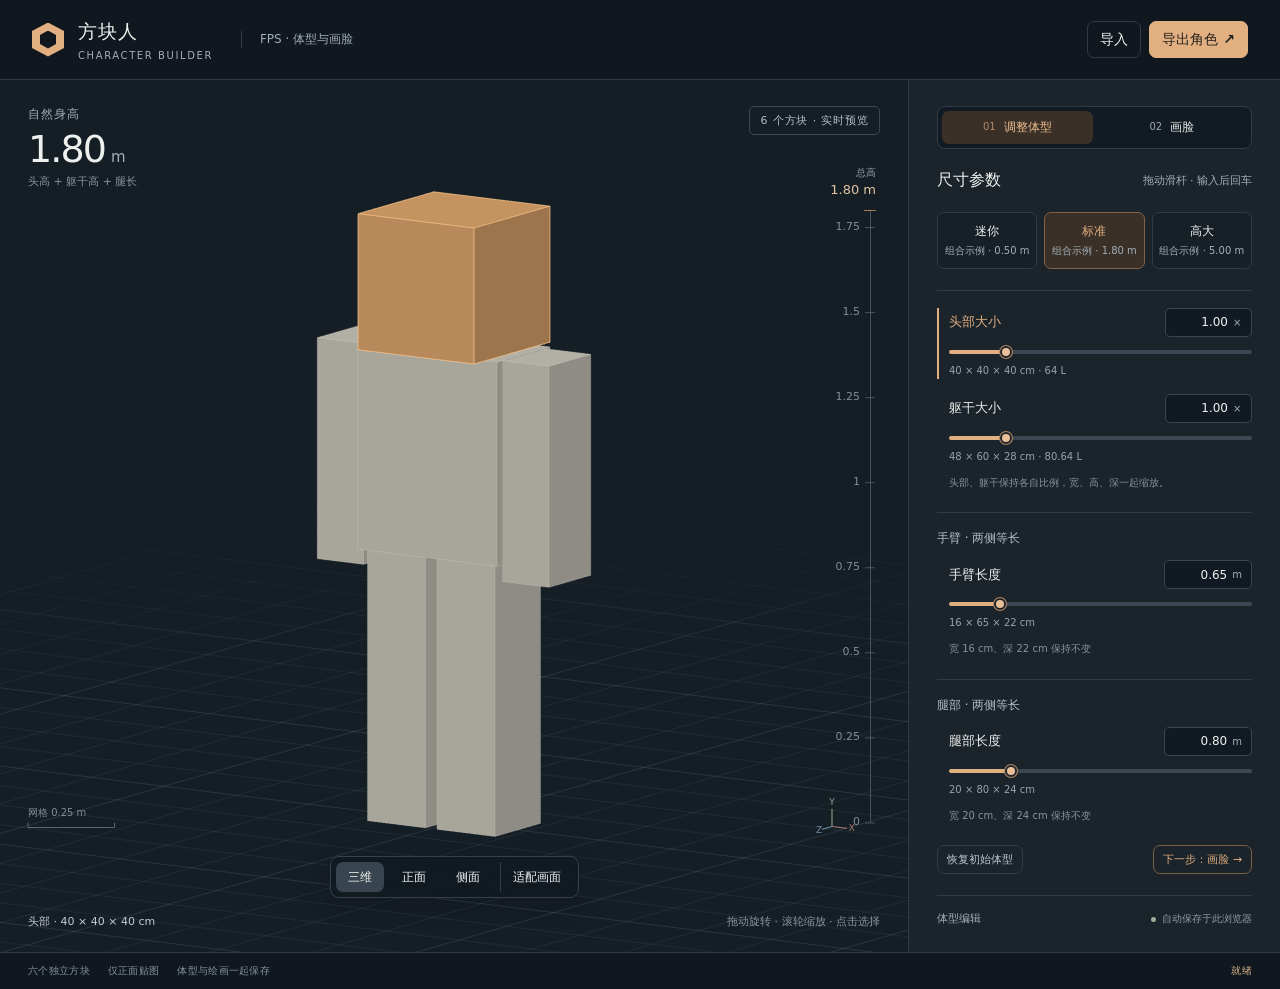
<file: block-character.html>
<!doctype html>
<html lang="zh-CN">
<head>
<meta charset="utf-8"><meta name="viewport" content="width=device-width,initial-scale=1">
<meta name="color-scheme" content="dark"><meta name="description" content="六方块角色构建器：调整体型，自由画脸，只有头部正面使用绘制的贴图。离线运行。">
<title>方块人 · 角色构建器</title>
<style>:root{color-scheme:dark;--bg:#10171e;--panel:#1b232b;--line:#303b45;--ink:#eef0ed;--muted:#a3afb7;--accent:#e2b080;--field:#111a22;--soft:#27323c;font-family:Inter,"PingFang SC","Microsoft YaHei",system-ui,sans-serif;font-synthesis:none}*{box-sizing:border-box}body{margin:0;background:var(--bg);color:var(--ink);font-size:14px}button,input{font:inherit}button{cursor:pointer}button:focus-visible,input:focus-visible,canvas:focus-visible{outline:2px solid var(--accent);outline-offset:4px}button{color:inherit;border:1px solid var(--line);background:transparent;border-radius:7px;padding:8px 12px;line-height:1.4}button:hover{background:var(--soft)}button:active{transform:translateY(1px)}button[aria-pressed=true]{color:var(--accent);background:#3a3027;border-color:#80634a}.app{max-width:1800px;margin:auto;min-height:100vh;display:flex;flex-direction:column}.header{height:80px;display:flex;align-items:center;justify-content:space-between;padding:0 32px;border-bottom:1px solid var(--line);gap:16px}.brand{display:flex;gap:14px;align-items:center}.brand-mark{height:34px;width:32px;position:relative;background:var(--accent);clip-path:polygon(50% 0,100% 25%,100% 75%,50% 100%,0 75%,0 25%)}.brand-mark:after{content:"";position:absolute;inset:8px;background:var(--bg);clip-path:polygon(50% 0,100% 25%,100% 75%,50% 100%,0 75%,0 25%)}h1{margin:0;font-size:19px;font-weight:600;letter-spacing:.04em}.eyebrow{font-size:10px;letter-spacing:.16em;color:var(--muted);margin-top:5px}.actions{display:flex;align-items:center;gap:8px}.actions .primary{background:var(--accent);color:#23221e;border-color:var(--accent);font-weight:600}.primary:hover{background:#edbf95}.module-tag{margin-left:14px;padding-left:18px;border-left:1px solid var(--line);color:var(--muted);font-size:12px}.workspace{flex:1;display:grid;grid-template-columns:minmax(0,1fr) 350px;min-height:700px}.studio{position:relative;display:flex;flex-direction:column;background:#151d25;min-width:0;overflow:hidden}.studio-head{padding:26px 28px 0;display:flex;justify-content:space-between;align-items:start;position:absolute;left:0;right:0;top:0;z-index:3;pointer-events:none}.metric-label{color:var(--muted);font-size:12px;letter-spacing:.08em}.height-number{font-size:38px;font-weight:450;letter-spacing:-.05em;font-variant-numeric:tabular-nums;margin:4px 0 3px}.height-number span{font-size:15px;letter-spacing:0;color:var(--muted);margin-left:6px}.metric-formula{color:#84949f;font-size:11px}.studio-badge{border:1px solid #3b4852;padding:6px 10px;border-radius:5px;color:#b2c0c9;font-size:11px;letter-spacing:.08em}.viewport-wrap{position:absolute;inset:0;overflow:hidden}.viewport-wrap canvas{display:block;width:100%;height:100%}#viewport{touch-action:none;cursor:grab}#viewport:active{cursor:grabbing}.studio-footer{position:absolute;left:28px;right:28px;bottom:23px;display:flex;flex-direction:column;gap:16px;pointer-events:none;z-index:3}.view-bar{display:flex;gap:6px;pointer-events:auto;align-self:center;background:#111a22e6;padding:5px;border:1px solid #34414b;border-radius:9px;box-shadow:0 8px 24px #0002}.view-bar button{border:0;font-size:12px;padding:7px 12px}.view-bar button[aria-pressed=true]{background:#384550;color:#f2f3ef}.view-bar .fit{border-left:1px solid var(--line);border-radius:0;margin-left:2px}.stage-caption{display:flex;justify-content:space-between;align-items:center;gap:14px;color:#8697a2;font-size:11px}.selection-caption{color:#c4ccd0;max-width:60%}.viewport-error{position:absolute;inset:35% 12%;color:#f4c196;text-align:center;line-height:1.8;z-index:3}.inspector{background:var(--panel);border-left:1px solid var(--line);padding:24px;display:flex;flex-direction:column;gap:21px}.inspector-title{display:flex;align-items:center;justify-content:space-between}.inspector h2{font-size:16px;font-weight:550;margin:0}.subtle{font-size:11px;color:var(--muted)}.presets{display:grid;grid-template-columns:repeat(3,1fr);gap:7px}.preset{padding:10px 5px;display:flex;flex-direction:column;align-items:center;gap:4px;font-size:12px;background:#171f27}.preset small{font-size:10px;color:var(--muted);font-variant-numeric:tabular-nums}.group{border-top:1px solid var(--line);padding-top:17px}.group-title{display:flex;align-items:center;justify-content:space-between;margin-bottom:13px;gap:8px}.group-title h3{font-size:12px;margin:0;color:#b2bfc7;font-weight:500}.link-toggle{display:flex;align-items:center;gap:6px;color:var(--muted);font-size:11px;cursor:pointer}.link-toggle input{accent-color:var(--accent);width:14px;height:14px;margin:0}.param-row{margin-top:15px;padding-left:10px;border-left:2px solid transparent;transition:border-color .15s}.param-row:first-child{margin-top:0}.param-row.selected{border-left-color:var(--accent)}.param-top{display:flex;align-items:center;justify-content:space-between;gap:7px;margin-bottom:9px}.part-label{font-size:13px}.selected .part-label{color:var(--accent)}.number-wrap{display:flex;align-items:center;border:1px solid #3a4650;border-radius:5px;background:var(--field);height:29px;padding-right:9px;gap:5px}.number-wrap input{background:none;border:0;color:var(--ink);text-align:right;width:62px;min-width:0;padding:4px 0 4px 5px;font-size:12px;font-variant-numeric:tabular-nums;appearance:textfield;-moz-appearance:textfield}.number-wrap input::-webkit-inner-spin-button{appearance:none}.number-wrap span{font-size:10px;color:var(--muted);min-width:9px}.param-row input[type=range]{width:100%;height:4px;display:block;appearance:none;background:linear-gradient(to right,var(--accent) 0%,var(--accent) var(--fill,17%),#3b4853 var(--fill,17%),#3b4853 100%);border-radius:3px;margin:13px 0 11px;cursor:ew-resize;accent-color:var(--accent)}input[type=range]::-webkit-slider-thumb{appearance:none;width:12px;height:12px;border-radius:50%;background:#eac098;border:2px solid #202730;box-shadow:0 0 0 1px #b0845e}input[type=range]::-moz-range-thumb{width:9px;height:9px;border-radius:50%;background:#eac098;border:2px solid #202730}.dimension{font-size:10px;color:#95a5af;min-height:14px;font-variant-numeric:tabular-nums}.group-note{font-size:10px;color:#83949f;margin:10px 0 0 12px;line-height:1.65}.inspector-bottom{margin-top:auto;border-top:1px solid var(--line);padding-top:15px;display:flex;align-items:center;justify-content:space-between;gap:8px}.reset{font-size:11px;padding:6px 9px;color:#bdc7cc}.save-state{font-size:10px;color:#8b9ea9}.save-state:before{content:"";display:inline-block;width:5px;height:5px;background:#9daf98;border-radius:100%;margin-right:6px}.notice{font-size:11px;line-height:1.65;color:#e6b47f;border:1px solid #725737;background:#342b22;padding:9px 12px;border-radius:5px;margin:0}.notice:empty{display:none}.app-footer{display:flex;align-items:center;justify-content:space-between;padding:11px 28px;color:#82939f;font-size:10px;border-top:1px solid var(--line);gap:12px;letter-spacing:.03em}.footer-left{display:flex;gap:18px}.status-message{color:#d7b390;min-height:14px}.sr-only{position:absolute;width:1px;height:1px;overflow:hidden;clip:rect(0,0,0,0)}
@media(min-width:1250px){.workspace{grid-template-columns:minmax(0,1fr) 372px}.inspector{padding:26px 28px}}@media(min-height:980px) and (min-width:761px){.workspace{min-height:850px}.param-row{margin-top:22px}.inspector{gap:25px}}@media(max-width:900px){.header{padding:0 20px}.module-tag{display:none}.workspace{grid-template-columns:minmax(0,1fr) 310px}.inspector{padding:20px;gap:18px}.studio-head{padding:24px 20px}.studio-footer{left:20px;right:20px}.stage-caption{flex-direction:column;align-items:start;gap:4px}.selection-caption{max-width:100%}.height-number{font-size:32px}.studio-badge{display:none}}@media(max-width:760px){.header{height:72px;padding:0 16px}.brand{gap:10px}h1{font-size:17px}.brand-mark{width:25px;height:27px}.eyebrow{font-size:8px}.actions button{padding:7px 9px;font-size:12px}.workspace{display:flex;flex-direction:column;min-height:0}.studio{height:510px;flex:none}.inspector{border-left:0;border-top:1px solid var(--line);padding:24px;display:grid;grid-template-columns:1fr 1fr;gap:24px}.inspector-title,.presets,.notice,.inspector-bottom{grid-column:1/-1}.scale-group{grid-column:1/-1;display:grid;grid-template-columns:1fr 1fr;gap:16px}.scale-group .param-row{margin-top:0}.scale-group .group-note{grid-column:1/-1;margin-top:0}.height-number{font-size:30px}.stage-caption{flex-direction:row}.app-footer{padding:12px 20px;flex-wrap:wrap}.footer-left{gap:12px}}@media(max-width:440px){.header{gap:8px}.brand-mark{display:none}.header .actions{gap:5px}.actions button{font-size:11px;padding:7px 8px}.studio{height:430px}.studio-head{padding:20px}.metric-formula{font-size:10px}.stage-caption{font-size:10px;flex-direction:column;gap:5px}.studio-footer{bottom:16px;gap:13px}.view-bar button{padding:7px 10px}.inspector{display:flex;gap:22px;padding:22px}.scale-group{display:block}.scale-group .param-row+.param-row{margin-top:20px}.group-note{margin-top:12px!important}.footer-left{flex-wrap:wrap;gap:8px}.preset{min-height:50px}.link-toggle{min-height:28px}.param-row input[type=range]{height:6px;margin-top:17px;margin-bottom:15px}}@media(prefers-reduced-motion:reduce){*{transition:none!important}}
[hidden]{display:none!important}.body-panel{display:flex;flex-direction:column;gap:21px;flex:1}.module-tabs{display:grid;grid-template-columns:1fr 1fr;gap:4px;padding:4px;background:#121b23;border:1px solid var(--line);border-radius:8px}.module-tabs button{border:0;font-size:12px;display:flex;gap:8px;justify-content:center;align-items:center}.module-tabs button span{font-size:10px;opacity:.65;font-variant-numeric:tabular-nums}.module-tabs button[aria-selected=true]{background:#3a3027;color:#edbd90}.body-actions{display:flex;align-items:center;justify-content:space-between;gap:8px}.next-step{font-size:11px;border-color:#766046;color:var(--accent);padding:6px 9px}.face-panel{display:flex;flex-direction:column;gap:18px}.face-stage-title{font-size:26px;margin:8px 0;letter-spacing:-.03em}.paint-tools{display:flex;align-items:center;gap:6px}.paint-tools button{font-size:12px;padding:7px 12px}.paint-tool-hint{font-size:10px;color:var(--muted);margin-left:auto}.paint-board{padding:8px;border:1px solid #45515b;background:#111a22;border-radius:5px}.paint-board canvas{display:block;width:100%;height:auto;aspect-ratio:1;background:#c8c5b9;image-rendering:pixelated;touch-action:none;cursor:crosshair;outline:1px solid #707570;user-select:none}.paint-history{display:flex;align-items:center;gap:6px}.paint-history button{font-size:11px;padding:6px 10px}.paint-history button:last-child{margin-left:auto}.paint-history button:disabled{opacity:.35;cursor:default;transform:none}.paint-history button:disabled:hover{background:transparent}.paint-section-heading{display:flex;justify-content:space-between;align-items:center;font-size:12px;margin-bottom:12px}.custom-color{display:flex;align-items:center;gap:8px;font-size:10px;color:var(--muted);cursor:pointer}.custom-color input{width:30px;height:26px;padding:2px;border:1px solid #495761;border-radius:5px;background:var(--field);cursor:pointer}.paint-palette{display:grid;grid-template-columns:repeat(8,1fr);gap:7px}.paint-palette button{height:28px;min-width:0;padding:3px;border-radius:4px;border:1px solid transparent;background:transparent}.paint-palette button span{display:block;width:100%;height:100%;background:var(--swatch);border:1px solid #ffffff22;border-radius:2px}.paint-palette button[aria-pressed=true]{border-color:var(--accent);background:transparent}.brush-size{display:flex;flex-direction:column;gap:14px;font-size:12px}.brush-size>span{display:flex;align-items:center;gap:6px}.brush-size output{margin-left:auto;font-variant-numeric:tabular-nums;color:var(--accent)}.brush-size small{font-size:10px;color:var(--muted)}.brush-size input{width:100%;accent-color:var(--accent);margin:0;height:16px}.paint-note{font-size:11px;color:#96a7b1;line-height:1.9;margin:0}.face-mode .workspace{grid-template-columns:minmax(0,1fr) 390px}.face-mode .inspector-bottom{margin-top:auto}.inspector .inspector-bottom{flex:none}.face-mode .paint-board{box-shadow:0 10px 30px #0002}
@media(min-height:980px) and (min-width:761px){.body-panel{gap:25px}}@media(max-width:900px){.body-panel{gap:18px}.face-mode .workspace{grid-template-columns:minmax(0,1fr) 330px}.face-panel{gap:16px}.paint-tools button{padding:7px 10px}.paint-tool-hint{font-size:9px}}@media(max-width:760px){.inspector{display:flex}.body-panel{display:grid;grid-template-columns:1fr 1fr;gap:24px}.body-actions{grid-column:1/-1}.module-tabs{flex:none}.face-panel{max-width:480px;width:100%;align-self:center}.face-mode .studio{height:470px}.face-mode .studio-head{padding-top:20px}.face-stage-title{font-size:22px}.module-tabs button{min-height:40px}.paint-tools button,.paint-history button{min-height:38px}.paint-palette button{height:34px}.custom-color input{height:32px;width:38px}}@media(max-width:440px){.body-panel{display:flex;gap:22px}.paint-tool-hint{font-size:10px}.face-mode .studio{height:390px}.face-stage-title{font-size:20px}.face-mode .metric-formula{max-width:90px;line-height:1.7}.paint-palette{gap:6px}.paint-palette button{height:32px}.face-panel{gap:17px}}
</style>
</head>
<body>
<main class="app" aria-busy="true" inert>
  <header class="header">
    <div class="brand"><div class="brand-mark" aria-hidden="true"></div><div><h1>方块人</h1><div class="eyebrow">CHARACTER BUILDER</div></div><span class="module-tag">FPS · 体型与画脸</span></div>
    <div class="actions"><button id="import-button" type="button">导入</button><button id="export-button" type="button" class="primary">导出角色 ↗</button></div>
    <input type="file" id="import-file" accept=".json,application/json" hidden>
  </header>
  <div class="workspace">
    <section class="studio" aria-label="角色三维预览">
      <div class="studio-head">
        <div id="body-metric"><div class="metric-label">自然身高</div><div class="height-number"><output id="height-value">1.80</output><span>m</span></div><div class="metric-formula">头高 + 躯干高 + 腿长</div></div>
        <div id="face-metric" hidden><div class="metric-label">画脸</div><div class="face-stage-title">头部预览</div><div class="metric-formula">正面贴图 · 实时同步</div></div>
        <div class="studio-badge" id="studio-badge">6 个方块 · 实时预览</div>
      </div>
      <div class="viewport-wrap" id="viewport-wrap"><canvas id="viewport" aria-label="六方块角色三维预览；拖动旋转，滚轮缩放，点击选择部件。也可使用下方视角按钮。">浏览器需要支持 Canvas 和 WebGL 才能显示三维角色。</canvas></div>
      <div class="viewport-error" id="viewport-error" role="alert" hidden></div>
      <div class="studio-footer">
        <div class="view-bar" role="group" aria-label="视角"><button data-view="perspective" aria-pressed="true" type="button">三维</button><button data-view="front" aria-pressed="false" type="button">正面</button><button data-view="side" aria-pressed="false" type="button">侧面</button><button class="fit" id="fit-button" type="button">适配画面</button></div>
        <div class="stage-caption"><span id="selection-caption" class="selection-caption">头部 · 40 × 40 × 40 cm</span><span>拖动旋转 · 滚轮缩放 · 点击选择</span></div>
      </div>
    </section>
    <aside class="inspector" aria-label="角色编辑器">
      <div class="module-tabs" role="tablist" aria-label="角色编辑步骤"><button id="body-tab" role="tab" aria-controls="body-panel" aria-selected="true" type="button"><span>01</span>调整体型</button><button id="face-tab" role="tab" aria-controls="face-panel" aria-selected="false" type="button"><span>02</span>画脸</button></div>
      <div id="body-panel" class="body-panel" role="tabpanel" aria-labelledby="body-tab">
      <div class="inspector-title"><h2>尺寸参数</h2><span class="subtle">拖动滑杆 · 输入后回车</span></div>
      <div class="presets" role="group" aria-label="起始体型">
        <button type="button" class="preset" data-preset="small" aria-pressed="false">迷你<small>组合示例 · 0.50 m</small></button>
        <button type="button" class="preset" data-preset="default" aria-pressed="true">标准<small>组合示例 · 1.80 m</small></button>
        <button type="button" class="preset" data-preset="tall" aria-pressed="false">高大<small>组合示例 · 5.00 m</small></button>
      </div>
      <div class="group scale-group" id="scale-controls"></div>
      <section class="group"><div class="group-title"><h3>手臂 · 两侧等长</h3></div><div id="arm-controls"></div><p class="group-note">宽 16 cm、深 22 cm 保持不变</p></section>
      <section class="group"><div class="group-title"><h3>腿部 · 两侧等长</h3></div><div id="leg-controls"></div><p class="group-note">宽 20 cm、深 24 cm 保持不变</p></section>
      <p id="geometry-notice" class="notice"></p>
      <div class="body-actions"><button id="reset-button" class="reset" type="button">恢复初始体型</button><button id="start-face-button" class="next-step" type="button">下一步：画脸 →</button></div>
      </div>
      <section id="face-panel" class="face-panel" role="tabpanel" aria-labelledby="face-tab" hidden>
        <div class="inspector-title"><h2>正面画板</h2><span class="subtle">空白处保留头部底色</span></div>
        <div class="paint-tools" role="group" aria-label="绘画工具"><button id="brush-button" type="button" aria-pressed="true">画笔</button><button id="eraser-button" type="button" aria-pressed="false">橡皮</button><span class="paint-tool-hint" id="paint-tool-hint">按住拖动绘制</span></div>
        <div class="paint-board"><canvas id="face-canvas" width="128" height="128" tabindex="0" aria-label="头部正面画板，使用鼠标或手指绘制；内容实时贴到角色头部正面。Ctrl 或 Command 加 Z 撤销。">请使用支持 Canvas 的浏览器进行绘制。</canvas></div>
        <div class="paint-history"><button id="undo-button" type="button" disabled>撤销</button><button id="redo-button" type="button" disabled>重做</button><button id="clear-face-button" type="button">清空画板</button></div>
        <div class="paint-colors"><div class="paint-section-heading"><span>颜色</span><label class="custom-color">自选<input id="paint-color" type="color" value="#20242b" aria-label="自选画笔颜色"></label></div><div id="paint-palette" class="paint-palette" role="group" aria-label="常用画笔颜色"></div></div>
        <label class="brush-size" for="brush-size"><span>画笔粗细 <output id="brush-size-value">4</output><small>像素</small></span><input id="brush-size" type="range" min="1" max="24" value="4" step="1"></label>
        <p class="paint-note">只绘制头部正面。橡皮恢复底色，清空后也可以撤销；返回调整体型不会丢失画好的脸。</p>
      </section>
      <div class="inspector-bottom"><span class="subtle" id="module-state">体型编辑</span><span class="save-state" id="save-state">自动保存于此浏览器</span></div>
    </aside>
  </div>
  <footer class="app-footer"><div class="footer-left"><span>六个独立方块</span><span>仅正面贴图</span><span>体型与绘画一起保存</span></div><span class="status-message" id="status" role="status" aria-live="polite">就绪</span></footer>
  <span class="sr-only" id="announcer" aria-live="polite"></span>
</main>
<script>(function attachBlockCharacter(root) {
  "use strict";

  const DEFAULTS = Object.freeze({
    headScale: 1,
    torsoScale: 1,
    armLength: 0.65,
    legLength: 0.8,
  });
  const KEYS = Object.freeze(Object.keys(DEFAULTS));
  const LEGACY_KEYS = Object.freeze([
    "headScale", "torsoScale", "leftArmLength", "rightArmLength", "leftLegLength", "rightLegLength",
  ]);
  const LIMITS = Object.freeze(Object.fromEntries(KEYS.map((key) => [
    key,
    Object.freeze(key.endsWith("Scale")
      ? { min: 0.15, max: 5, step: 0.01 }
      : { min: 0.04, max: 4, step: 0.01 }),
  ])));
  const PRESETS = Object.freeze({
    default: DEFAULTS,
    small: Object.freeze({
      headScale: 0.25,
      torsoScale: 0.25,
      armLength: 0.18,
      legLength: 0.25,
    }),
    tall: Object.freeze({
      headScale: 2.5,
      torsoScale: 2.5,
      armLength: 1.8,
      legLength: 2.5,
    }),
    longArms: Object.freeze({ ...DEFAULTS, armLength: 2.4 }),
  });

  function assertRecord(value, label) {
    if (value === null || typeof value !== "object" || Array.isArray(value)) {
      throw new TypeError(`${label}必须是对象。`);
    }
  }

  /** Fill omitted values and clamp valid numeric edits. Imports use strict validation below. */
  function normalizeParams(params = {}) {
    assertRecord(params, "角色参数");
    for (const key of Object.keys(params)) {
      if (!KEYS.includes(key)) throw new TypeError(`未知角色参数：${key}`);
    }
    return Object.fromEntries(KEYS.map((key) => {
      const value = Object.hasOwn(params, key) ? params[key] : DEFAULTS[key];
      if (typeof value !== "number" || !Number.isFinite(value)) {
        throw new TypeError(`参数 ${key} 必须是有限数字。`);
      }
      return [key, Math.min(LIMITS[key].max, Math.max(LIMITS[key].min, value))];
    }));
  }

  /** Meter units; character left is +X, up is +Y, and front is +Z. */
  function createCharacter(input = {}) {
    const params = normalizeParams(input);
    const head = [0.4, 0.4, 0.4].map((length) => length * params.headScale);
    const torso = [0.48, 0.6, 0.28].map((length) => length * params.torsoScale);
    const hipY = params.legLength;
    const shoulderY = hipY + torso[1];
    // When arms extend below the feet, the lowest arm endpoint defines the floor.
    const floorOffset = Math.max(0, params.armLength - shoulderY);
    const legX = Math.max(0.1, torso[0] / 4);
    const armX = torso[0] / 2 + 0.08;
    const part = (id, name, size, center) => ({
      id, name, size, center: [center[0], center[1] + floorOffset, center[2]],
    });
    const parts = [
      part("head", "头部", head, [0, shoulderY + head[1] / 2, 0]),
      part("torso", "躯干", torso, [0, hipY + torso[1] / 2, 0]),
      part("leftArm", "左臂", [0.16, params.armLength, 0.22], [armX, shoulderY - params.armLength / 2, 0]),
      part("rightArm", "右臂", [0.16, params.armLength, 0.22], [-armX, shoulderY - params.armLength / 2, 0]),
      part("leftLeg", "左腿", [0.2, params.legLength, 0.24], [legX, hipY - params.legLength / 2, 0]),
      part("rightLeg", "右腿", [0.2, params.legLength, 0.24], [-legX, hipY - params.legLength / 2, 0]),
    ];
    const min = [0, 1, 2].map((axis) => Math.min(...parts.map((box) => box.center[axis] - box.size[axis] / 2)));
    const max = [0, 1, 2].map((axis) => Math.max(...parts.map((box) => box.center[axis] + box.size[axis] / 2)));
    // Avoid displaying negative zero or roundoff below the floor.
    if (Math.abs(min[1]) < 1e-12) min[1] = 0;
    const bounds = { min, max, size: max.map((value, axis) => value - min[axis]) };
    const notes = [
      "头部和躯干保持各自比例，缩放参数作用于三条边；体积随缩放倍数的三次方变化。",
      "手臂截面固定为 0.16 × 0.22 米，腿部截面固定为 0.20 × 0.24 米。",
      "左右手臂共用臂长，左右腿共用腿长。",
      "总高度按全部六个方块的最高点和最低点计算；身高由头部高度、躯干高度及腿长自然得出。",
    ];
    if (floorOffset > 0) {
      notes.push("手臂低于脚底，模型以最低手臂端点落地；显示总高度包含这段长度。");
    }
    return {
      params,
      parts,
      bounds,
      height: bounds.size[1],
      standingHeight: hipY + torso[1] + head[1],
      totalVolume: parts.reduce((sum, box) => sum + box.size[0] * box.size[1] * box.size[2], 0),
      metadata: {
        unit: "m",
        axes: { x: "角色左侧", y: "上方", z: "正面" },
        floorOffset,
        notes,
      },
    };
  }

  /** Check the bounded PNG envelope; pixel decoding remains the browser's responsibility. */
  function validateFace(face) {
    if (face === null) return null;
    assertRecord(face, "面部贴图");
    const keys = Object.keys(face);
    if (keys.length !== 3 || !["width", "height", "png"].every((key) => Object.hasOwn(face, key))) {
      throw new TypeError("面部贴图必须只包含 width、height 和 png。");
    }
    if (face.width !== 128 || face.height !== 128) throw new RangeError("面部贴图必须为 128 × 128 像素。");
    const prefix = "data:image/png;base64,";
    if (typeof face.png !== "string" || !face.png.startsWith(prefix)) {
      throw new TypeError("面部贴图必须是 PNG 的 Base64 数据地址。");
    }
    if (face.png.length >= 200 * 1024) throw new RangeError("面部贴图数据地址必须小于 200 KiB。");
    const encoded = face.png.slice(prefix.length);
    if (!/^(?:[A-Za-z0-9+/]{4})*(?:[A-Za-z0-9+/]{2}==|[A-Za-z0-9+/]{3}=)?$/.test(encoded)) {
      throw new TypeError("面部贴图包含无效的 Base64 数据。");
    }
    let bytes;
    try {
      if (typeof root.atob === "function") {
        bytes = Uint8Array.from(root.atob(encoded), (character) => character.charCodeAt(0));
      } else if (typeof Buffer !== "undefined") {
        bytes = Uint8Array.from(Buffer.from(encoded, "base64"));
      } else {
        throw new Error("Base64 decoding unavailable");
      }
    } catch {
      throw new TypeError("无法解码面部贴图的 Base64 数据。");
    }
    const signature = [137, 80, 78, 71, 13, 10, 26, 10];
    if (bytes.length < 33 || !signature.every((byte, index) => bytes[index] === byte)) {
      throw new TypeError("面部贴图不是有效的 PNG 文件。");
    }
    const view = new DataView(bytes.buffer, bytes.byteOffset, bytes.byteLength);
    const chunkType = (offset) => String.fromCharCode(...bytes.subarray(offset + 4, offset + 8));
    if (view.getUint32(8) !== 13 || chunkType(8) !== "IHDR") {
      throw new TypeError("面部贴图缺少有效的 PNG 图像头。");
    }
    if (view.getUint32(16) !== 128 || view.getUint32(20) !== 128) {
      throw new RangeError("面部 PNG 的实际尺寸必须为 128 × 128 像素。");
    }
    const bitDepths = { 0: [1, 2, 4, 8, 16], 2: [8, 16], 3: [1, 2, 4, 8], 4: [8, 16], 6: [8, 16] };
    if (!bitDepths[bytes[25]]?.includes(bytes[24]) || bytes[26] !== 0 || bytes[27] !== 0 || bytes[28] > 1) {
      throw new TypeError("面部贴图的 PNG 图像头无效。");
    }
    let offset = 8, hasPixels = false, hasEnd = false;
    while (offset < bytes.length) {
      if (offset + 12 > bytes.length) throw new TypeError("面部 PNG 数据不完整。");
      const length = view.getUint32(offset), type = chunkType(offset);
      if (offset + length + 12 > bytes.length) throw new TypeError("面部 PNG 数据块不完整。");
      if (type === "IHDR" && offset !== 8) throw new TypeError("面部 PNG 包含重复的图像头。");
      if (type === "IDAT" && length > 0) hasPixels = true;
      offset += length + 12;
      if (type === "IEND") {
        if (length !== 0 || offset !== bytes.length) throw new TypeError("面部 PNG 的结束数据块无效。");
        hasEnd = true;
        break;
      }
    }
    if (!hasPixels || !hasEnd) throw new TypeError("面部 PNG 缺少像素数据或结束数据块。");
    return { width: 128, height: 128, png: face.png };
  }

  function exportData(params = {}, face = null) {
    const character = createCharacter(params);
    return {
      format: "fps-block-character",
      version: 3,
      parameters: character.params,
      face: validateFace(face),
      computed: {
        unit: "m",
        height: character.height,
        standingHeight: character.standingHeight,
        totalVolume: character.totalVolume,
      },
    };
  }

  /** Validate old schemas before migration. Computed fields are never trusted as input. */
  function parseProject(data) {
    let parsed = data;
    if (typeof data === "string") {
      try { parsed = JSON.parse(data); }
      catch { throw new TypeError("文件不是有效的 JSON。"); }
    }
    assertRecord(parsed, "导入文件");
    if (parsed.format !== "fps-block-character") throw new TypeError("文件不是方块角色格式（fps-block-character）。");
    if (![1, 2, 3].includes(parsed.version)) throw new TypeError("不支持此角色文件版本；当前支持版本 1、2 和 3。");
    const allowed = ["format", "version", "parameters", "computed", ...(parsed.version >= 2 ? ["face"] : [])];
    for (const key of Object.keys(parsed)) {
      if (!allowed.includes(key)) throw new TypeError(`导入文件包含未知字段：${key}`);
    }
    assertRecord(parsed.parameters, "文件中的 parameters");
    if (Object.hasOwn(parsed, "computed")) assertRecord(parsed.computed, "文件中的 computed");
    const sourceKeys = parsed.version === 3 ? KEYS : LEGACY_KEYS;
    for (const key of Object.keys(parsed.parameters)) {
      if (!sourceKeys.includes(key)) throw new TypeError(`未知角色参数：${key}`);
    }
    for (const key of sourceKeys) {
      if (!Object.hasOwn(parsed.parameters, key)) throw new TypeError(`导入文件缺少参数：${key}`);
      const value = parsed.parameters[key];
      if (typeof value !== "number" || !Number.isFinite(value)) throw new TypeError(`参数 ${key} 必须是有限数字。`);
      const limit = LIMITS[key] || (key.includes("Arm") ? LIMITS.armLength : LIMITS.legLength);
      if (value < limit.min || value > limit.max) {
        throw new RangeError(`参数 ${key} 超出范围 ${limit.min}–${limit.max}；文件未导入。`);
      }
    }
    const migrationNotes = [];
    let parameters = parsed.parameters;
    if (parsed.version < 3) {
      // Averaging each pair preserves the combined limb volume with fixed cross sections.
      parameters = {
        headScale: parsed.parameters.headScale,
        torsoScale: parsed.parameters.torsoScale,
        armLength: (parsed.parameters.leftArmLength + parsed.parameters.rightArmLength) / 2,
        legLength: (parsed.parameters.leftLegLength + parsed.parameters.rightLegLength) / 2,
      };
      if (parsed.parameters.leftArmLength !== parsed.parameters.rightArmLength) {
        migrationNotes.push("旧版左右手臂长度不同，已取两者平均值作为统一臂长。");
      }
      if (parsed.parameters.leftLegLength !== parsed.parameters.rightLegLength) {
        migrationNotes.push("旧版左右腿长度不同，已取两者平均值作为统一腿长。");
      }
    }
    return {
      parameters: normalizeParams(parameters),
      face: parsed.version >= 2 && Object.hasOwn(parsed, "face") ? validateFace(parsed.face) : null,
      migrationNotes,
    };
  }

  /** Preserve the original parameters-only API for existing geometry consumers. */
  function parseData(data) {
    return parseProject(data).parameters;
  }

  const api = Object.freeze({ DEFAULTS, LIMITS, PRESETS, createCharacter, normalizeParams, exportData, parseData, parseProject });
  root.BlockCharacter = api;
  if (typeof module !== "undefined" && module.exports) module.exports = api;
})(globalThis);
</script>
<script>(function (global) {
  'use strict';

  const VERTEX = `
    attribute vec3 a_position;
    attribute vec3 a_normal;
    attribute vec2 a_uv;
    uniform mat4 u_matrix;
    uniform vec3 u_center;
    uniform vec3 u_size;
    varying vec3 v_normal;
    varying vec3 v_world;
    varying vec2 v_uv;
    void main() {
      v_world = a_position * u_size + u_center;
      v_normal = a_normal;
      v_uv = a_uv;
      gl_Position = u_matrix * vec4(v_world, 1.0);
    }
  `;
  const FRAGMENT = `
    precision mediump float;
    uniform vec4 u_color;
    uniform float u_unlit;
    uniform float u_gridFade;
    uniform vec3 u_target;
    uniform sampler2D u_faceTexture;
    uniform float u_faceEnabled;
    varying vec3 v_normal;
    varying vec3 v_world;
    varying vec2 v_uv;
    void main() {
      float key = max(dot(v_normal, normalize(vec3(-0.65, 0.9, 0.8))), 0.0);
      float fill = max(dot(v_normal, normalize(vec3(0.8, 0.2, -0.6))), 0.0);
      float lighting = mix(0.61 + key * 0.39 + fill * 0.13, 1.0, u_unlit);
      float fade = 1.0;
      if (u_gridFade > 0.0) {
        float distance = length(v_world.xz - u_target.xz);
        fade = 1.0 - smoothstep(u_gridFade * 0.35, u_gridFade, distance);
      }
      vec3 color = u_color.rgb * lighting;
      if (u_faceEnabled > 0.5 && v_normal.z > 0.5) {
        vec4 paint = texture2D(u_faceTexture, v_uv);
        // Paint retains its chosen color; transparent pixels reveal the material.
        color = mix(color, paint.rgb, paint.a);
      }
      gl_FragColor = vec4(color, u_color.a * fade);
    }
  `;

  const clamp = (value, low, high) => Math.max(low, Math.min(high, value));
  const dot = (a, b) => a[0] * b[0] + a[1] * b[1] + a[2] * b[2];
  const addScaled = (a, b, scale) => a.map((v, i) => v + b[i] * scale);
  const subtract = (a, b) => a.map((v, i) => v - b[i]);

  function multiply(a, b) {
    const result = new Float32Array(16);
    for (let column = 0; column < 4; column++) {
      for (let row = 0; row < 4; row++) {
        let sum = 0;
        for (let k = 0; k < 4; k++) sum += a[k * 4 + row] * b[column * 4 + k];
        result[column * 4 + row] = sum;
      }
    }
    return result;
  }

  function boxGeometry() {
    const positions = [], normals = [], indices = [], uvs = [];
    const faces = [
      [[0, 0, 1], [[-1, -1, 1], [1, -1, 1], [1, 1, 1], [-1, 1, 1]]],
      [[0, 0, -1], [[1, -1, -1], [-1, -1, -1], [-1, 1, -1], [1, 1, -1]]],
      [[1, 0, 0], [[1, -1, 1], [1, -1, -1], [1, 1, -1], [1, 1, 1]]],
      [[-1, 0, 0], [[-1, -1, -1], [-1, -1, 1], [-1, 1, 1], [-1, 1, -1]]],
      [[0, 1, 0], [[-1, 1, 1], [1, 1, 1], [1, 1, -1], [-1, 1, -1]]],
      [[0, -1, 0], [[-1, -1, -1], [1, -1, -1], [1, -1, 1], [-1, -1, 1]]],
    ];
    faces.forEach(([normal, vertices], index) => {
      vertices.forEach((vertex, vertexIndex) => {
        positions.push(...vertex.map(v => v * 0.5));
        normals.push(...normal);
        // With UNPACK_FLIP_Y=false, image row zero maps to UV v=0.
        // +Z vertices run bottom-left, bottom-right, top-right, top-left.
        uvs.push(...(index === 0 ? [[0,1], [1,1], [1,0], [0,0]][vertexIndex] : [0,0]));
      });
      const first = index * 4;
      indices.push(first, first + 1, first + 2, first, first + 2, first + 3);
    });
    const corners = [
      [-0.5, -0.5, -0.5], [0.5, -0.5, -0.5], [0.5, 0.5, -0.5], [-0.5, 0.5, -0.5],
      [-0.5, -0.5, 0.5], [0.5, -0.5, 0.5], [0.5, 0.5, 0.5], [-0.5, 0.5, 0.5],
    ];
    const edges = [[0,1], [1,2], [2,3], [3,0], [4,5], [5,6], [6,7], [7,4], [0,4], [1,5], [2,6], [3,7]];
    return { positions, normals, indices, uvs, edges: edges.flatMap(edge => edge.flatMap(i => corners[i])) };
  }

  class BlockViewport {
    constructor(canvas, options = {}) {
      if (!canvas || !canvas.parentElement) throw new Error('三维画布需要放在容器中。');
      this.canvas = canvas;
      this.parent = canvas.parentElement;
      this.onSelect = typeof options.onSelect === 'function' ? options.onSelect : () => {};
      this.gl = canvas.getContext('webgl', { antialias: true, alpha: true, depth: true, premultipliedAlpha: true });
      if (!this.gl) throw new Error('当前浏览器未能开启 WebGL。请开启硬件加速后重新打开。');
      this.character = null;
      this.selected = null;
      this.focusPartId = null;
      this._faceSource = null;
      this._faceTexture = null;
      this._faceReady = false;
      this.yaw = 0.58;
      this.pitch = 0.19;
      this.view = 'perspective';
      this.zoom = 1;
      this.width = 1;
      this.height = 1;
      this._frame = null;
      this._disposed = false;
      this._pointers = new Map();
      this._dragged = false;
      this._buffers = [];
      this._gridKey = '';
      if (getComputedStyle(this.parent).position === 'static') this.parent.style.position = 'relative';
      Object.assign(canvas.style, { width: '100%', height: '100%', display: 'block', touchAction: 'none', cursor: 'grab' });
      this.overlay = document.createElement('canvas');
      this.overlay.setAttribute('aria-hidden', 'true');
      Object.assign(this.overlay.style, { position: 'absolute', inset: '0', width: '100%', height: '100%', pointerEvents: 'none' });
      this.parent.appendChild(this.overlay);
      this.ctx = this.overlay.getContext('2d');
      this._initGL();
      this._bindEvents();
      this.resizeObserver = new ResizeObserver(() => this._resize());
      this.resizeObserver.observe(this.parent);
      this._resize();
    }

    _initGL() {
      const gl = this.gl;
      const shaders = [];
      const compile = (type, source) => {
        const shader = gl.createShader(type);
        gl.shaderSource(shader, source);
        gl.compileShader(shader);
        if (!gl.getShaderParameter(shader, gl.COMPILE_STATUS)) {
          const message = gl.getShaderInfoLog(shader);
          gl.deleteShader(shader);
          throw new Error('三维着色器初始化失败：' + message);
        }
        shaders.push(shader);
        return shader;
      };
      const program = gl.createProgram();
      gl.attachShader(program, compile(gl.VERTEX_SHADER, VERTEX));
      gl.attachShader(program, compile(gl.FRAGMENT_SHADER, FRAGMENT));
      gl.linkProgram(program);
      shaders.forEach(shader => gl.deleteShader(shader));
      if (!gl.getProgramParameter(program, gl.LINK_STATUS)) throw new Error('三维渲染程序初始化失败。');
      this.program = program;
      this.loc = {};
      ['matrix', 'center', 'size', 'color', 'unlit', 'gridFade', 'target', 'faceTexture', 'faceEnabled'].forEach(name => {
        this.loc[name] = gl.getUniformLocation(program, 'u_' + name);
      });
      this.loc.position = gl.getAttribLocation(program, 'a_position');
      this.loc.normal = gl.getAttribLocation(program, 'a_normal');
      this.loc.uv = gl.getAttribLocation(program, 'a_uv');
      const mesh = boxGeometry();
      this.box = this._makeGeometry(mesh.positions, mesh.normals, mesh.indices, mesh.uvs);
      this.edges = this._makeGeometry(mesh.edges);
      this.gridMinor = this._makeGeometry([]);
      this.gridMajor = this._makeGeometry([]);
      this._faceTexture = gl.createTexture();
      gl.activeTexture(gl.TEXTURE0);
      gl.bindTexture(gl.TEXTURE_2D, this._faceTexture);
      gl.texParameteri(gl.TEXTURE_2D, gl.TEXTURE_MIN_FILTER, gl.NEAREST);
      gl.texParameteri(gl.TEXTURE_2D, gl.TEXTURE_MAG_FILTER, gl.NEAREST);
      gl.texParameteri(gl.TEXTURE_2D, gl.TEXTURE_WRAP_S, gl.CLAMP_TO_EDGE);
      gl.texParameteri(gl.TEXTURE_2D, gl.TEXTURE_WRAP_T, gl.CLAMP_TO_EDGE);
      this._uploadFaceTexture();
      gl.enable(gl.DEPTH_TEST);
      gl.depthFunc(gl.LEQUAL);
      gl.enable(gl.BLEND);
      gl.blendFuncSeparate(gl.SRC_ALPHA, gl.ONE_MINUS_SRC_ALPHA, gl.ONE, gl.ONE_MINUS_SRC_ALPHA);
      gl.enable(gl.CULL_FACE);
      gl.cullFace(gl.BACK);
      gl.clearColor(0, 0, 0, 0);
    }

    _makeGeometry(positions, normals, indices, uvs) {
      const gl = this.gl;
      const make = (type, data) => {
        const buffer = gl.createBuffer();
        this._buffers.push(buffer);
        gl.bindBuffer(type, buffer);
        gl.bufferData(type, data, gl.STATIC_DRAW);
        return buffer;
      };
      return {
        position: make(gl.ARRAY_BUFFER, new Float32Array(positions)),
        normal: normals ? make(gl.ARRAY_BUFFER, new Float32Array(normals)) : null,
        uv: uvs ? make(gl.ARRAY_BUFFER, new Float32Array(uvs)) : null,
        indices: indices ? make(gl.ELEMENT_ARRAY_BUFFER, new Uint16Array(indices)) : null,
        count: indices ? indices.length : positions.length / 3,
      };
    }

    _bindEvents() {
      this._handlers = {
        pointerdown: event => {
          if (event.button !== 0 && event.pointerType !== 'touch') return;
          this.canvas.setPointerCapture(event.pointerId);
          this._pointers.set(event.pointerId, [event.clientX, event.clientY]);
          if (this._pointers.size === 1) {
            this._start = [event.clientX, event.clientY];
            this._dragged = false;
          } else {
            this._dragged = true;
            this._pinch = this._pinchDistance();
          }
          this.canvas.style.cursor = 'grabbing';
        },
        pointermove: event => {
          const previous = this._pointers.get(event.pointerId);
          if (!previous) return;
          const dx = event.clientX - previous[0], dy = event.clientY - previous[1];
          this._pointers.set(event.pointerId, [event.clientX, event.clientY]);
          if (this._pointers.size > 1) {
            const distance = this._pinchDistance();
            if (this._pinch > 0 && distance > 0) this.zoomBy(distance / this._pinch);
            this._pinch = distance;
          } else {
            if (Math.hypot(event.clientX - this._start[0], event.clientY - this._start[1]) > 4) this._dragged = true;
            if (this._dragged) {
              this.yaw -= dx * 0.008;
              this.pitch = clamp(this.pitch + dy * 0.006, -0.2, 1.25);
              this.view = 'perspective';
              this._invalidate();
            }
          }
        },
        pointerup: event => {
          if (!this._pointers.has(event.pointerId)) return;
          if (!this._dragged && this._pointers.size === 1) {
            const rect = this.canvas.getBoundingClientRect();
            this.onSelect(this._pick(event.clientX - rect.left, event.clientY - rect.top));
          }
          this._pointers.delete(event.pointerId);
          if (this.canvas.hasPointerCapture(event.pointerId)) this.canvas.releasePointerCapture(event.pointerId);
          this.canvas.style.cursor = this._pointers.size ? 'grabbing' : 'grab';
        },
        pointercancel: event => {
          this._pointers.delete(event.pointerId);
          this._dragged = true;
          this.canvas.style.cursor = this._pointers.size ? 'grabbing' : 'grab';
        },
        wheel: event => {
          event.preventDefault();
          const delta = event.deltaY * (event.deltaMode === 1 ? 16 : event.deltaMode === 2 ? this.height : 1);
          this.zoomBy(Math.exp(-clamp(delta, -200, 200) * 0.0015));
        },
        webglcontextlost: event => { event.preventDefault(); this._contextLost = true; },
        webglcontextrestored: () => {
          this._contextLost = false;
          this._buffers = [];
          this._gridKey = '';
          this._initGL();
          this._invalidate();
        },
      };
      Object.entries(this._handlers).forEach(([name, handler]) => this.canvas.addEventListener(name, handler, name === 'wheel' ? { passive: false } : undefined));
    }

    _pinchDistance() {
      const points = [...this._pointers.values()];
      return points.length > 1 ? Math.hypot(points[1][0] - points[0][0], points[1][1] - points[0][1]) : 0;
    }

    _resize() {
      if (this._disposed) return;
      const rect = this.parent.getBoundingClientRect();
      this.width = Math.max(1, rect.width);
      this.height = Math.max(1, rect.height);
      const dpr = Math.min(2, global.devicePixelRatio || 1);
      this.dpr = dpr;
      [this.canvas, this.overlay].forEach(canvas => {
        canvas.width = Math.round(this.width * dpr);
        canvas.height = Math.round(this.height * dpr);
      });
      this._invalidate();
    }

    setCharacter(character) {
      this.character = character;
      this.zoom = 1;
      this._invalidate();
    }

    setSelected(partId) {
      this.selected = partId || null;
      this._invalidate();
    }

    /** Upload the current pixels; call again after drawing on the same canvas. */
    setFaceTexture(source) {
      if (this._disposed) return;
      if (source != null) {
        const width = source.naturalWidth === undefined ? source.width : source.naturalWidth;
        const height = source.naturalHeight === undefined ? source.height : source.naturalHeight;
        if (!(width > 0 && height > 0)) throw new Error('面部画布不能为空，图片需要先完成加载。');
      }
      this._faceSource = source || null;
      if (!this._contextLost) this._uploadFaceTexture();
      this._invalidate();
    }

    _uploadFaceTexture() {
      const gl = this.gl;
      gl.activeTexture(gl.TEXTURE0);
      gl.bindTexture(gl.TEXTURE_2D, this._faceTexture);
      gl.pixelStorei(gl.UNPACK_FLIP_Y_WEBGL, false);
      gl.pixelStorei(gl.UNPACK_PREMULTIPLY_ALPHA_WEBGL, false);
      gl.pixelStorei(gl.UNPACK_COLORSPACE_CONVERSION_WEBGL, gl.NONE);
      this._faceReady = false;
      if (this._faceSource) {
        gl.texImage2D(gl.TEXTURE_2D, 0, gl.RGBA, gl.RGBA, gl.UNSIGNED_BYTE, this._faceSource);
        this._faceReady = true;
      } else {
        gl.texImage2D(gl.TEXTURE_2D, 0, gl.RGBA, 1, 1, 0, gl.RGBA, gl.UNSIGNED_BYTE, new Uint8Array(4));
      }
    }

    /** Isolate a part in this preview; the six-box character data stays intact. */
    setFocusPart(partId) {
      this.focusPartId = typeof partId === 'string' && partId ? partId : null;
      this.zoom = 1;
      this._invalidate();
    }

    setView(view) {
      if (view === 'front') { this.yaw = 0; this.pitch = 0; }
      else if (view === 'side') { this.yaw = Math.PI / 2; this.pitch = 0; }
      else { view = 'perspective'; this.yaw = 0.58; this.pitch = 0.19; }
      this.view = view;
      this.zoom = 1;
      this._invalidate();
    }

    fit() { this.zoom = 1; this._invalidate(); }

    zoomBy(factor) {
      if (Number.isFinite(factor) && factor > 0) this.zoom = clamp(this.zoom / factor, 0.35, 3.5);
      this._invalidate();
    }

    _invalidate() {
      if (this._disposed || this._frame !== null) return;
      this._frame = requestAnimationFrame(() => { this._frame = null; this._render(); });
    }

    _camera() {
      const focusPart = this.character.parts.find(part => part.id === this.focusPartId) || null;
      const bounds = focusPart ? {
        min: focusPart.center.map((value, axis) => value - focusPart.size[axis] / 2),
        max: focusPart.center.map((value, axis) => value + focusPart.size[axis] / 2),
        size: focusPart.size,
      } : this.character.bounds;
      const target = bounds.min.map((v, i) => (v + bounds.max[i]) / 2);
      const sy = Math.sin(this.yaw), cy = Math.cos(this.yaw), sp = Math.sin(this.pitch), cp = Math.cos(this.pitch);
      const right = [cy, 0, -sy], up = [-sy * sp, cp, -cy * sp], forward = [sy * cp, sp, cy * cp];
      let extentX = 0, extentY = 0;
      for (let x = 0; x < 2; x++) for (let y = 0; y < 2; y++) for (let z = 0; z < 2; z++) {
        const corner = [x ? bounds.max[0] : bounds.min[0], y ? bounds.max[1] : bounds.min[1], z ? bounds.max[2] : bounds.min[2]];
        const offset = subtract(corner, target);
        extentX = Math.max(extentX, Math.abs(dot(right, offset)));
        extentY = Math.max(extentY, Math.abs(dot(up, offset)));
      }
      const aspect = this.width / this.height;
      const compact = this.height < 600;
      const topReserve = focusPart ? 96 : 64;
      const centerY = compact ? (topReserve + this.height - 120) / 2 : this.height / 2;
      const availableX = this.width > 500 ? 0.73 : 0.67;
      const availableY = compact ? Math.max(0.15, (this.height - topReserve - 120) / this.height) : focusPart ? 0.68 : 0.76;
      const halfHeight = Math.max(0.08, extentY / availableY, extentX / aspect / availableX) * this.zoom;
      const halfWidth = halfHeight * aspect;
      const span = Math.max(...bounds.size, 0.2);
      const sceneSpan = Math.max(...this.character.bounds.size, span);
      const distance = Math.max(20, sceneSpan * 5);
      const eye = addScaled(target, forward, distance);
      const near = 0.01, far = distance * 2 + sceneSpan * 10;
      const view = new Float32Array([
        right[0], up[0], forward[0], 0,
        right[1], up[1], forward[1], 0,
        right[2], up[2], forward[2], 0,
        -dot(right, eye), -dot(up, eye), -dot(forward, eye), 1,
      ]);
      const projection = new Float32Array([
        1 / halfWidth, 0, 0, 0, 0, 1 / halfHeight, 0, 0, 0, 0, -2 / (far - near), 0,
        0, 2 * (this.height / 2 - centerY) / this.height, -(far + near) / (far - near), 1,
      ]);
      return { target, right, up, forward, halfHeight, halfWidth, centerY, compact, distance, span, bounds, focusPart, matrix: multiply(projection, view) };
    }

    _updateGrid(camera) {
      const gl = this.gl;
      const step = camera.span < 1.5 ? 0.1 : camera.span < 3 ? 0.25 : camera.span < 6 ? 0.5 : 1;
      const radius = Math.max(camera.span * 2.8, camera.halfWidth * 1.8, camera.halfHeight * 2.4);
      const count = Math.min(180, Math.ceil(radius / step));
      const extent = count * step;
      const originX = Math.round(camera.target[0] / step) * step;
      const originZ = Math.round(camera.target[2] / step) * step;
      const key = [step, count, originX, originZ].join(':');
      this.gridStep = step;
      this.gridExtent = extent;
      if (key === this._gridKey) return;
      this._gridKey = key;
      const minor = [], major = [];
      for (let i = -count; i <= count; i++) {
        const array = i % 4 === 0 ? major : minor;
        const offset = i * step;
        array.push(originX + offset, 0, originZ - extent, originX + offset, 0, originZ + extent);
        array.push(originX - extent, 0, originZ + offset, originX + extent, 0, originZ + offset);
      }
      [[this.gridMinor, minor], [this.gridMajor, major]].forEach(([geometry, data]) => {
        gl.bindBuffer(gl.ARRAY_BUFFER, geometry.position);
        gl.bufferData(gl.ARRAY_BUFFER, new Float32Array(data), gl.DYNAMIC_DRAW);
        geometry.count = data.length / 3;
      });
    }

    _draw(geometry, mode, center, size, color, unlit, gridFade = 0, faceEnabled = false) {
      const gl = this.gl, loc = this.loc;
      gl.bindBuffer(gl.ARRAY_BUFFER, geometry.position);
      gl.enableVertexAttribArray(loc.position);
      gl.vertexAttribPointer(loc.position, 3, gl.FLOAT, false, 0, 0);
      if (geometry.normal) {
        gl.bindBuffer(gl.ARRAY_BUFFER, geometry.normal);
        gl.enableVertexAttribArray(loc.normal);
        gl.vertexAttribPointer(loc.normal, 3, gl.FLOAT, false, 0, 0);
      } else {
        gl.disableVertexAttribArray(loc.normal);
        gl.vertexAttrib3f(loc.normal, 0, 1, 0);
      }
      if (geometry.uv) {
        gl.bindBuffer(gl.ARRAY_BUFFER, geometry.uv);
        gl.enableVertexAttribArray(loc.uv);
        gl.vertexAttribPointer(loc.uv, 2, gl.FLOAT, false, 0, 0);
      } else {
        gl.disableVertexAttribArray(loc.uv);
        gl.vertexAttrib2f(loc.uv, 0, 0);
      }
      gl.uniform3fv(loc.center, center);
      gl.uniform3fv(loc.size, size);
      gl.uniform4fv(loc.color, color);
      gl.uniform1f(loc.unlit, unlit);
      gl.uniform1f(loc.gridFade, gridFade);
      gl.uniform1f(loc.faceEnabled, faceEnabled ? 1 : 0);
      if (geometry.indices) {
        gl.bindBuffer(gl.ELEMENT_ARRAY_BUFFER, geometry.indices);
        gl.drawElements(mode, geometry.count, gl.UNSIGNED_SHORT, 0);
      } else gl.drawArrays(mode, 0, geometry.count);
    }

    _render() {
      if (this._disposed || this._contextLost) return;
      const gl = this.gl;
      gl.viewport(0, 0, this.canvas.width, this.canvas.height);
      gl.clear(gl.COLOR_BUFFER_BIT | gl.DEPTH_BUFFER_BIT);
      this.ctx.clearRect(0, 0, this.overlay.width, this.overlay.height);
      if (!this.character || !this.character.parts.length) return;
      const camera = this._camera();
      const visibleParts = camera.focusPart ? [camera.focusPart] : this.character.parts;
      this._currentCamera = camera;
      this._updateGrid(camera);
      gl.useProgram(this.program);
      gl.uniformMatrix4fv(this.loc.matrix, false, camera.matrix);
      gl.uniform3fv(this.loc.target, camera.target);
      gl.activeTexture(gl.TEXTURE0);
      gl.bindTexture(gl.TEXTURE_2D, this._faceTexture);
      gl.uniform1i(this.loc.faceTexture, 0);
      if (!camera.focusPart) {
        gl.depthMask(false);
        this._draw(this.gridMinor, gl.LINES, [0,0,0], [1,1,1], [0.48, 0.59, 0.63, 0.11], 1, this.gridExtent);
        this._draw(this.gridMajor, gl.LINES, [0,0,0], [1,1,1], [0.56, 0.65, 0.69, 0.17], 1, this.gridExtent);
        gl.depthMask(true);
      }
      gl.enable(gl.POLYGON_OFFSET_FILL);
      gl.polygonOffset(1, 1);
      const isSelected = part => part.id === this.selected ||
        (this.selected?.endsWith('Arm') && part.id.endsWith('Arm')) ||
        (this.selected?.endsWith('Leg') && part.id.endsWith('Leg'));
      visibleParts.forEach(part => {
        const color = isSelected(part) ? [0.863, 0.647, 0.424, 1] : [0.784, 0.773, 0.725, 1];
        this._draw(this.box, gl.TRIANGLES, part.center, part.size, color, 0, 0, part.id === 'head' && this._faceReady);
      });
      gl.disable(gl.POLYGON_OFFSET_FILL);
      visibleParts.forEach(part => {
        const color = isSelected(part) ? [0.98, 0.77, 0.54, 0.70] : [0.88, 0.88, 0.81, 0.21];
        this._draw(this.edges, gl.LINES, part.center, part.size, color, 1);
      });
      this._drawOverlay(camera);
    }

    _project(point, camera) {
      const offset = subtract(point, camera.target);
      return [
        this.width * 0.5 + dot(offset, camera.right) / camera.halfWidth * this.width * 0.5,
        camera.centerY - dot(offset, camera.up) / camera.halfHeight * this.height * 0.5,
      ];
    }

    _drawOverlay(camera) {
      const ctx = this.ctx, width = this.width, height = this.height;
      ctx.setTransform(this.dpr, 0, 0, this.dpr, 0, 0);
      ctx.clearRect(0, 0, width, height);
      ctx.font = '11px system-ui, -apple-system, sans-serif';
      ctx.textBaseline = 'middle';
      const bounds = camera.bounds;
      const top = this._project([camera.target[0], bounds.max[1], camera.target[2]], camera)[1];
      const bottom = this._project([camera.target[0], bounds.min[1], camera.target[2]], camera)[1];
      const rulerX = width - (width < 500 ? 27 : 38);
      if (bottom - top > 45 && bottom > 50 && top < height - 50) {
        const safeTop = Math.max(44, top), safeBottom = Math.min(height - (camera.compact ? 115 : 56), bottom);
        ctx.strokeStyle = 'rgba(157, 175, 183, 0.36)';
        ctx.lineWidth = 1;
        ctx.beginPath();
        ctx.moveTo(rulerX + 0.5, safeTop); ctx.lineTo(rulerX + 0.5, safeBottom);
        ctx.stroke();
        const total = bounds.max[1] - bounds.min[1];
        const tickStep = total < 0.9 ? 0.1 : total < 2 ? 0.25 : total < 4 ? 0.5 : total < 8 ? 1 : 2;
        ctx.textAlign = 'right';
        ctx.fillStyle = 'rgba(176, 189, 195, 0.70)';
        for (let value = 0; value < total - tickStep * 0.18; value += tickStep) {
          const y = bottom - value / total * (bottom - top);
          if (y < safeTop + 5 || y > safeBottom + 1) continue;
          ctx.beginPath(); ctx.moveTo(rulerX - 5, y + 0.5); ctx.lineTo(rulerX + 5, y + 0.5); ctx.stroke();
          ctx.fillText(Number(value.toFixed(2)).toString(), rulerX - 10, y);
        }
        if (top >= 44 && top <= height - 70) {
          ctx.strokeStyle = 'rgba(220, 165, 108, 0.72)';
          ctx.beginPath(); ctx.moveTo(rulerX - 6, top + 0.5); ctx.lineTo(rulerX + 6, top + 0.5); ctx.stroke();
          ctx.fillStyle = 'rgba(175, 187, 193, 0.85)';
          ctx.font = '10px system-ui, -apple-system, sans-serif';
          ctx.fillText(camera.focusPart ? camera.focusPart.name + '高' : '总高', rulerX + 6, top - 37);
          ctx.fillStyle = '#e0c6a4';
          ctx.font = '500 13px system-ui, -apple-system, sans-serif';
          ctx.fillText(total.toFixed(2) + ' m', rulerX + 6, top - 19);
        }
      }
      const scale = this.gridStep;
      const scaleWidth = scale / camera.halfHeight * height * 0.5;
      // Reserve the stage footer (view toolbar and two-line mobile caption).
      const sx = width < 500 ? 20 : 28, sy = height - 126;
      if (scaleWidth >= 12 && scaleWidth < width * 0.45) {
        ctx.strokeStyle = 'rgba(164, 182, 190, 0.50)';
        ctx.lineWidth = 1;
        ctx.beginPath();
        ctx.moveTo(sx, sy - 4); ctx.lineTo(sx, sy + 1); ctx.lineTo(sx + scaleWidth, sy + 1); ctx.lineTo(sx + scaleWidth, sy - 4);
        ctx.stroke();
        ctx.fillStyle = 'rgba(167, 181, 189, 0.72)';
        ctx.font = '10px system-ui, -apple-system, sans-serif';
        ctx.textAlign = 'left';
        ctx.fillText((camera.focusPart ? '刻度 ' : '网格 ') + scale + ' m', sx, sy - 13);
      }
      this._drawAxes(camera);
    }

    _drawAxes(camera) {
      const ctx = this.ctx;
      const origin = [this.width - 76, this.height - 126];
      const axes = [
        { vector: [1,0,0], color: '#a57670', label: 'X' },
        { vector: [0,1,0], color: '#8ba18c', label: 'Y' },
        { vector: [0,0,1], color: '#7292a8', label: 'Z' },
      ].sort((a, b) => dot(a.vector, camera.forward) - dot(b.vector, camera.forward));
      ctx.font = '9px system-ui, sans-serif';
      ctx.textAlign = 'center';
      axes.forEach(axis => {
        const dx = dot(axis.vector, camera.right) * 18;
        const dy = -dot(axis.vector, camera.up) * 18;
        if (Math.hypot(dx, dy) < 3) return;
        ctx.strokeStyle = axis.color; ctx.fillStyle = axis.color; ctx.lineWidth = 1.1;
        ctx.beginPath(); ctx.moveTo(...origin); ctx.lineTo(origin[0] + dx, origin[1] + dy); ctx.stroke();
        ctx.fillText(axis.label, origin[0] + dx * 1.32, origin[1] + dy * 1.32);
      });
    }

    _pick(x, y) {
      if (!this.character) return null;
      const camera = this._camera();
      const visibleParts = camera.focusPart ? [camera.focusPart] : this.character.parts;
      let origin = addScaled(camera.target, camera.right, (x / this.width * 2 - 1) * camera.halfWidth);
      origin = addScaled(origin, camera.up, (camera.centerY - y) / this.height * 2 * camera.halfHeight);
      origin = addScaled(origin, camera.forward, camera.distance);
      const direction = camera.forward.map(v => -v);
      let nearest = Infinity, selected = null;
      visibleParts.forEach(part => {
        let near = 0, far = Infinity;
        for (let axis = 0; axis < 3; axis++) {
          const low = part.center[axis] - part.size[axis] / 2;
          const high = part.center[axis] + part.size[axis] / 2;
          if (Math.abs(direction[axis]) < 1e-9) {
            if (origin[axis] < low || origin[axis] > high) return;
          } else {
            const first = (low - origin[axis]) / direction[axis], second = (high - origin[axis]) / direction[axis];
            near = Math.max(near, Math.min(first, second));
            far = Math.min(far, Math.max(first, second));
            if (near > far) return;
          }
        }
        if (near < nearest) { nearest = near; selected = part.id; }
      });
      return selected;
    }

    dispose() {
      this._disposed = true;
      if (this._frame !== null) cancelAnimationFrame(this._frame);
      this.resizeObserver.disconnect();
      Object.entries(this._handlers).forEach(([name, handler]) => this.canvas.removeEventListener(name, handler));
      this._buffers.forEach(buffer => this.gl.deleteBuffer(buffer));
      this.gl.deleteTexture(this._faceTexture);
      this._faceTexture = null;
      this._faceSource = null;
      this.gl.deleteProgram(this.program);
      this.overlay.remove();
      this._pointers.clear();
    }
  }

  global.BlockViewport = BlockViewport;
})(globalThis);
</script>
<script>(function attachFacePainter(root) {
  'use strict';

  const SIZE = 128;
  const HISTORY_LIMIT = 31;
  const PNG_PREFIX = 'data:image/png;base64,';
  const noop = () => {};
  const copyImage = image => new ImageData(new Uint8ClampedArray(image.data), SIZE, SIZE);
  const sameImage = (a, b) => {
    for (let i = 0; i < a.data.length; i++) if (a.data[i] !== b.data[i]) return false;
    return true;
  };

  // Clip a stroke segment, rather than clamping pointer coordinates to an edge.
  // This preserves natural lines when a captured pointer leaves the canvas.
  function clipSegment(a, b, margin) {
    const dx = b.x - a.x, dy = b.y - a.y;
    let start = 0, end = 1;
    const p = [-dx, dx, -dy, dy];
    const q = [a.x + margin, SIZE + margin - a.x, a.y + margin, SIZE + margin - a.y];
    for (let i = 0; i < 4; i++) {
      if (!p[i]) { if (q[i] < 0) return null; continue; }
      const ratio = q[i] / p[i];
      if (p[i] < 0) start = Math.max(start, ratio);
      else end = Math.min(end, ratio);
      if (start > end) return null;
    }
    return [a.x + start * dx, a.y + start * dy, a.x + end * dx, a.y + end * dy];
  }

  class FacePainter {
    constructor(canvas, { onChange = noop, onCommit = noop, onHistoryChange = noop } = {}) {
      if (!canvas || typeof canvas.getContext !== 'function') throw new TypeError('需要一个画布。');
      this.canvas = canvas;
      canvas.width = canvas.height = SIZE;
      this.context = canvas.getContext('2d', { willReadFrequently: true });
      if (!this.context) throw new Error('浏览器无法创建面部画布。');
      canvas.style.touchAction = 'none';
      canvas.style.imageRendering = 'pixelated';
      this.context.imageSmoothingEnabled = false;
      this.imageData = this.context.createImageData(SIZE, SIZE);
      this.tool = 'brush';
      this.color = '#161616';
      this.size = 4;
      this._rgba = [22, 22, 22, 255];
      this._onChange = onChange;
      this._onCommit = onCommit;
      this._onHistoryChange = onHistoryChange;
      this._history = [copyImage(this.imageData)];
      this._historyIndex = 0;
      this._stroke = null;
      this._handlers = {
        down: event => this._pointerDown(event),
        move: event => this._pointerMove(event),
        up: event => this._pointerUp(event),
        cancel: event => { if (this._stroke?.pointerId === event.pointerId) this._cancelStroke(); },
        lost: event => { if (this._stroke?.pointerId === event.pointerId) this.finishStroke(); },
        blur: () => this.finishStroke(),
      };
      canvas.addEventListener('pointerdown', this._handlers.down);
      canvas.addEventListener('lostpointercapture', this._handlers.lost);
      // Window listeners also cover browsers where pointer capture is unavailable.
      root.addEventListener('pointermove', this._handlers.move, { passive: false });
      root.addEventListener('pointerup', this._handlers.up);
      root.addEventListener('pointercancel', this._handlers.cancel);
      root.addEventListener('blur', this._handlers.blur);
      root.addEventListener('pagehide', this._handlers.blur);
      this._emitHistory();
    }

    setTool(tool) {
      if (!['brush', 'eraser'].includes(tool)) throw new TypeError('未知画笔工具。');
      this.tool = tool;
    }

    setColor(color) {
      if (typeof color !== 'string' || !/^#[\da-f]{6}$/i.test(color)) throw new TypeError('颜色应为六位十六进制值。');
      this.color = color.toLowerCase();
      this._rgba = [1, 3, 5].map(offset => parseInt(color.slice(offset, offset + 2), 16)).concat(255);
    }

    setSize(size) {
      if (!Number.isInteger(size) || size < 1 || size > 24) throw new RangeError('笔宽应为 1–24 像素的整数。');
      this.size = size;
    }

    _point(event) {
      const rect = this.canvas.getBoundingClientRect();
      const scaleX = rect.width / (this.canvas.offsetWidth || rect.width || 1);
      const scaleY = rect.height / (this.canvas.offsetHeight || rect.height || 1);
      const width = (this.canvas.clientWidth || rect.width) * scaleX;
      const height = (this.canvas.clientHeight || rect.height) * scaleY;
      if (!width || !height) return null;
      return {
        x: (event.clientX - rect.left - this.canvas.clientLeft * scaleX) * SIZE / width,
        y: (event.clientY - rect.top - this.canvas.clientTop * scaleY) * SIZE / height,
      };
    }

    _pointerDown(event) {
      if (this._stroke || event.button !== 0 || event.isPrimary === false) return;
      const point = this._point(event);
      if (!point) return;
      event.preventDefault();
      this.canvas.focus({ preventScroll: true });
      this._stroke = {
        pointerId: event.pointerId, last: point,
        size: this.size, rgba: this.tool === 'eraser' ? [0, 0, 0, 0] : this._rgba.slice(),
      };
      try { this.canvas.setPointerCapture(event.pointerId); } catch (_) { /* Window listeners remain active. */ }
      if (this._line(point, point)) this._publish();
    }

    _pointerMove(event) {
      if (!this._stroke || this._stroke.pointerId !== event.pointerId) return;
      event.preventDefault();
      let events = [];
      try { events = event.getCoalescedEvents?.() || []; } catch (_) { /* A normal event is sufficient. */ }
      if (!events.length) events = [event];
      let changed = false;
      for (const sample of events) {
        const point = this._point(sample);
        if (!point) continue;
        changed = this._line(this._stroke.last, point) || changed;
        this._stroke.last = point;
      }
      if (changed) this._publish();
    }

    _pointerUp(event) {
      if (!this._stroke || this._stroke.pointerId !== event.pointerId) return;
      this._pointerMove(event);
      this.finishStroke();
    }

    _line(a, b) {
      if (![a.x, a.y, b.x, b.y].every(Number.isFinite)) return false;
      const clipped = clipSegment(a, b, this._stroke.size);
      if (!clipped) return false;
      let [x, y, endX, endY] = clipped.map(Math.floor);
      const dx = Math.abs(endX - x), dy = -Math.abs(endY - y);
      const sx = x < endX ? 1 : -1, sy = y < endY ? 1 : -1;
      let error = dx + dy, changed = false;
      while (true) {
        changed = this._stamp(x, y) || changed;
        if (x === endX && y === endY) break;
        const twice = error * 2;
        if (twice >= dy) { error += dy; x += sx; }
        if (twice <= dx) { error += dx; y += sy; }
      }
      return changed;
    }

    _stamp(x, y) {
      const { size, rgba } = this._stroke;
      const originX = x - Math.floor(size / 2), originY = y - Math.floor(size / 2);
      const center = (size - 1) / 2, radiusSquared = size * size / 4;
      const pixels = this.imageData.data;
      let changed = false;
      for (let row = 0; row < size; row++) {
        const py = originY + row;
        if (py < 0 || py >= SIZE) continue;
        for (let column = 0; column < size; column++) {
          const px = originX + column;
          if (px < 0 || px >= SIZE || (column - center) ** 2 + (row - center) ** 2 > radiusSquared) continue;
          const offset = (py * SIZE + px) * 4;
          for (let channel = 0; channel < 4; channel++) {
            if (pixels[offset + channel] !== rgba[channel]) {
              pixels[offset + channel] = rgba[channel];
              changed = true;
            }
          }
        }
      }
      return changed;
    }

    _publish() {
      this.context.putImageData(this.imageData, 0, 0);
      this._onChange(this.canvas);
    }

    _emitHistory() {
      this._onHistoryChange({ canUndo: this._historyIndex > 0, canRedo: this._historyIndex < this._history.length - 1 });
    }

    _record() {
      if (sameImage(this.imageData, this._history[this._historyIndex])) return false;
      this._history.splice(this._historyIndex + 1);
      this._history.push(copyImage(this.imageData));
      if (this._history.length > HISTORY_LIMIT) this._history.shift();
      this._historyIndex = this._history.length - 1;
      this._emitHistory();
      this._onCommit();
      return true;
    }

    _releasePointer() {
      const pointerId = this._stroke?.pointerId;
      this._stroke = null;
      if (pointerId !== undefined) {
        try { this.canvas.releasePointerCapture(pointerId); } catch (_) { /* Capture can already be released. */ }
      }
    }

    finishStroke() {
      if (!this._stroke) return false;
      this._releasePointer();
      return this._record();
    }

    _cancelStroke(notify = true) {
      if (!this._stroke) return;
      this._releasePointer();
      const original = this._history[this._historyIndex];
      const changed = !sameImage(this.imageData, original);
      this.imageData = copyImage(original);
      if (changed && notify) this._publish();
    }

    undo() {
      this.finishStroke();
      if (this._historyIndex === 0) return false;
      this.imageData = copyImage(this._history[--this._historyIndex]);
      this._publish(); this._emitHistory(); this._onCommit();
      return true;
    }

    redo() {
      this.finishStroke();
      if (this._historyIndex === this._history.length - 1) return false;
      this.imageData = copyImage(this._history[++this._historyIndex]);
      this._publish(); this._emitHistory(); this._onCommit();
      return true;
    }

    clear() {
      this.finishStroke();
      const empty = this.context.createImageData(SIZE, SIZE);
      if (sameImage(this.imageData, empty)) return false;
      this.imageData = empty;
      this._publish();
      return this._record();
    }

    getFaceData() {
      this.finishStroke();
      for (let i = 3; i < this.imageData.data.length; i += 4) {
        if (this.imageData.data[i]) return { width: SIZE, height: SIZE, png: this.canvas.toDataURL('image/png') };
      }
      return null;
    }

    /** Decode before applying the rest of an imported character: failure changes nothing. */
    async decodeFace(face) {
      if (face == null) return null;
      if (typeof face !== 'object' || Array.isArray(face) || face.width !== SIZE || face.height !== SIZE ||
          typeof face.png !== 'string' || face.png.length > 512 * 1024 ||
          !/^data:image\/png;base64,[A-Za-z0-9+/]+={0,2}$/.test(face.png)) {
        throw new TypeError('面部贴图必须是 128 × 128 的 PNG。');
      }
      let header;
      try { header = atob(face.png.slice(PNG_PREFIX.length, PNG_PREFIX.length + 44)); }
      catch (_) { throw new TypeError('面部 PNG 编码无效。'); }
      const signature = [137, 80, 78, 71, 13, 10, 26, 10];
      if (header.length < 24 || signature.some((value, index) => header.charCodeAt(index) !== value) ||
          header.slice(12, 16) !== 'IHDR') throw new TypeError('面部 PNG 文件头无效。');
      const dimension = offset => [0, 1, 2, 3].reduce((value, index) => value * 256 + header.charCodeAt(offset + index), 0);
      if (dimension(16) !== SIZE || dimension(20) !== SIZE) throw new TypeError('面部 PNG 尺寸必须是 128 × 128。');
      const image = await new Promise((resolve, reject) => {
        const candidate = new Image();
        candidate.onload = () => resolve(candidate);
        candidate.onerror = () => reject(new TypeError('面部 PNG 无法读取。'));
        candidate.src = face.png;
      });
      return this._stageImage(image);
    }

    _stageImage(image) {
      if (image == null) return this.context.createImageData(SIZE, SIZE);
      const width = image.naturalWidth ?? image.width, height = image.naturalHeight ?? image.height;
      if (width !== SIZE || height !== SIZE) throw new TypeError('面部贴图尺寸必须是 128 × 128。');
      if (image instanceof ImageData) return copyImage(image);
      const stage = document.createElement('canvas');
      stage.width = stage.height = SIZE;
      const context = stage.getContext('2d', { willReadFrequently: true });
      context.drawImage(image, 0, 0);
      return context.getImageData(0, 0, SIZE, SIZE);
    }

    /** Replace only after staging succeeds; silent imports still update the visible canvas. */
    replaceFace(decodedOrNull, { notify = true, resetHistory = true } = {}) {
      const image = this._stageImage(decodedOrNull);
      this._cancelStroke(false);
      const changed = !sameImage(this.imageData, image);
      this.imageData = image;
      this.context.putImageData(this.imageData, 0, 0);
      if (resetHistory) {
        this._history = [copyImage(image)];
        this._historyIndex = 0;
      } else if (changed) {
        this._history.splice(this._historyIndex + 1);
        this._history.push(copyImage(image));
        if (this._history.length > HISTORY_LIMIT) this._history.shift();
        this._historyIndex = this._history.length - 1;
      }
      this._emitHistory();
      if (notify) { this._onChange(this.canvas); this._onCommit(); }
      return changed;
    }

    async loadFace(face, options) {
      const decoded = await this.decodeFace(face);
      return this.replaceFace(decoded, options);
    }

    destroy() {
      this.finishStroke();
      this.canvas.removeEventListener('pointerdown', this._handlers.down);
      this.canvas.removeEventListener('lostpointercapture', this._handlers.lost);
      root.removeEventListener('pointermove', this._handlers.move);
      root.removeEventListener('pointerup', this._handlers.up);
      root.removeEventListener('pointercancel', this._handlers.cancel);
      root.removeEventListener('blur', this._handlers.blur);
      root.removeEventListener('pagehide', this._handlers.blur);
    }
  }

  FacePainter.SIZE = SIZE;
  root.FacePainter = FacePainter;
})(globalThis);
</script>
<script>(async function () {
  'use strict';
  const Model = globalThis.BlockCharacter;
  const STORAGE_KEY = 'fps.block-character.v1';
  const $ = id => document.getElementById(id);
  const controls = [
    { key:'headScale', part:'head', parts:['head'], label:'头部大小', group:'scale-controls', unit:'×' },
    { key:'torsoScale', part:'torso', parts:['torso'], label:'躯干大小', group:'scale-controls', unit:'×' },
    { key:'armLength', part:'leftArm', parts:['leftArm','rightArm'], label:'手臂长度', group:'arm-controls', unit:'m' },
    { key:'legLength', part:'leftLeg', parts:['leftLeg','rightLeg'], label:'腿部长度', group:'leg-controls', unit:'m' }
  ];
  let params = { ...Model.DEFAULTS };
  let character, selected = 'head', viewport = null, painter = null, announceTimer, statusTimer;
  let currentFace = null, editMode = 'body';
  let storageAvailable = true;
  try {
    const saved = localStorage.getItem(STORAGE_KEY);
    if (saved) {
      const state = JSON.parse(saved);
      const project = Model.parseProject(state.character);
      params = project.parameters;
      currentFace = project.face;
      if (project.migrationNotes.length) $('status').textContent = project.migrationNotes.join(' ');
    }
  } catch (error) {
    if (error.name === 'SecurityError') storageAvailable = false;
    else $('status').textContent = '已跳过无效的本机存档';
  }
  const cm = n => +(n * 100).toFixed(1);
  const dimensions = part => part.size.map(cm).join(' × ') + ' cm';
  const volume = part => +(part.size.reduce((v,n) => v*n, 1000)).toFixed(2);
  function status(message) {
    clearTimeout(statusTimer);
    $('status').textContent = message;
    statusTimer = setTimeout(() => { $('status').textContent = '就绪'; }, 4500);
  }
  function save() {
    if (window.parent !== window) {
      $('save-state').textContent = '点击「应用角色」保存到训练场';
      return;
    }
    try {
      localStorage.setItem(STORAGE_KEY, JSON.stringify({ character: Model.exportData(params, currentFace) }));
      storageAvailable = true;
    } catch (_) { storageAvailable = false; }
    $('save-state').textContent = storageAvailable ? '已保存于此浏览器' : '可导出角色文件保存';
  }
  function select(partId, focus = false) {
    if (!character.parts.some(p => p.id === partId)) return;
    selected = partId;
    viewport?.setSelected(editMode === 'face' ? null : partId);
    for (const c of controls) $(c.key + '-row').classList.toggle('selected', c.parts.includes(partId));
    const part = character.parts.find(p => p.id === partId);
    const label = part.id.endsWith('Arm') ? '双臂（每侧）' : part.id.endsWith('Leg') ? '双腿（每侧）' : part.name;
    $('selection-caption').textContent = `${label} · ${dimensions(part)}`;
    if (focus) controls.find(c => c.parts.includes(partId)) && $(controls.find(c => c.parts.includes(partId)).key + '-number').focus({preventScroll:true});
  }
  function render(persist = true) {
    character = Model.createCharacter(params);
    params = character.params;
    for (const c of controls) {
      const range = $(c.key + '-range'), number = $(c.key + '-number');
      range.value = params[c.key];
      number.value = params[c.key] === +params[c.key].toFixed(2) ? params[c.key].toFixed(2) : String(params[c.key]);
      range.style.setProperty('--fill', ((params[c.key] - Model.LIMITS[c.key].min) / (Model.LIMITS[c.key].max - Model.LIMITS[c.key].min) * 100) + '%');
      const part = character.parts.find(p => p.id === c.part);
      $(c.key + '-dimension').textContent = dimensions(part) + (c.unit === '×' ? ` · ${volume(part)} L` : '');
    }
    $('height-value').value = character.standingHeight.toFixed(2);
    for (const button of document.querySelectorAll('[data-preset]')) {
      const preset = Model.PRESETS[button.dataset.preset];
      button.setAttribute('aria-pressed', String(Object.keys(Model.DEFAULTS).every(k => Math.abs(params[k] - preset[k]) < 1e-8)));
    }
    const notes = [];
    if (character.height - character.standingHeight > 1e-8) notes.push(`手臂低于脚底，模型总高 ${character.height.toFixed(2)} m；预览以最低点落地。`);
    $('geometry-notice').textContent = notes.join(' ');
    viewport?.setCharacter(character);
    select(selected);
    if (persist) save();
    clearTimeout(announceTimer);
    announceTimer = setTimeout(() => { $('announcer').textContent = `身高 ${character.standingHeight.toFixed(2)} 米，六个部件已更新。`; }, 250);
  }
  function update(c, raw) {
    const value = Number(raw), bounds = Model.LIMITS[c.key];
    if (!Number.isFinite(value) || raw === '') { render(false); status('请输入有效数字'); return; }
    const clamped = Math.min(bounds.max, Math.max(bounds.min, value));
    params[c.key] = +clamped.toFixed(2);
    selected = c.part;
    render();
    if (clamped !== value) status(`已限制到 ${bounds.min}–${bounds.max} ${c.unit}`);
  }
  for (const c of controls) {
    const limit = Model.LIMITS[c.key];
    const row = document.createElement('div');
    row.className = 'param-row'; row.id = c.key + '-row';
    row.innerHTML = `<div class="param-top"><label class="part-label" for="${c.key}-range">${c.label}</label><label class="number-wrap"><span class="sr-only">${c.label}数值</span><input id="${c.key}-number" type="number" min="${limit.min}" max="${limit.max}" step="0.01" inputmode="decimal" aria-describedby="${c.key}-dimension"><span>${c.unit}</span></label></div><input id="${c.key}-range" type="range" min="${limit.min}" max="${limit.max}" step="0.01" aria-describedby="${c.key}-dimension"><div class="dimension" id="${c.key}-dimension"></div>`;
    $(c.group).appendChild(row);
    $(c.key + '-range').addEventListener('input', e => update(c, e.target.value));
    $(c.key + '-number').addEventListener('change', e => update(c, e.target.value));
    $(c.key + '-number').addEventListener('keydown', e => { if (e.key === 'Enter') e.target.blur(); });
    row.addEventListener('focusin', () => select(c.part));
    row.querySelector('.part-label').addEventListener('click', () => select(c.part));
  }
  const scaleNote = document.createElement('p');
  scaleNote.className = 'group-note';
  scaleNote.textContent = '头部、躯干保持各自比例，宽、高、深一起缩放。';
  $('scale-controls').appendChild(scaleNote);
  function applyPreset(name) {
    params = { ...Model.PRESETS[name] };
    render(); viewport?.fit();
    status('已应用起始体型');
  }
  document.querySelectorAll('[data-preset]').forEach(button => button.addEventListener('click', () => applyPreset(button.dataset.preset)));
  $('reset-button').addEventListener('click', () => { applyPreset('default'); selected = 'head'; select('head'); });
  document.querySelectorAll('[data-view]').forEach(button => button.addEventListener('click', () => {
    viewport?.setView(button.dataset.view);
    document.querySelectorAll('[data-view]').forEach(b => b.setAttribute('aria-pressed', String(b === button)));
  }));
  $('fit-button').addEventListener('click', () => viewport?.fit());
  $('viewport').addEventListener('pointermove', e => {
    if (e.buttons) document.querySelectorAll('[data-view]').forEach(b => b.setAttribute('aria-pressed', 'false'));
  });
  function setMode(mode) {
    painter?.finishStroke();
    editMode = mode;
    const isFace = mode === 'face';
    document.querySelector('.app').classList.toggle('face-mode', isFace);
    $('body-panel').hidden = isFace;
    $('face-panel').hidden = !isFace;
    $('body-metric').hidden = isFace;
    $('face-metric').hidden = !isFace;
    $('studio-badge').textContent = isFace ? '只绘制正面' : '6 个方块 · 实时预览';
    $('module-state').textContent = isFace ? '正面画脸' : '体型编辑';
    for (const name of ['body', 'face']) {
      $(name + '-tab').setAttribute('aria-selected', String(name === mode));
      $(name + '-tab').tabIndex = name === mode ? 0 : -1;
    }
    const view = isFace ? 'front' : 'perspective';
    viewport?.setView(view);
    viewport?.setFocusPart(isFace ? 'head' : null);
    select('head');
    document.querySelectorAll('[data-view]').forEach(b => b.setAttribute('aria-pressed', String(b.dataset.view === view)));
  }
  $('body-tab').addEventListener('click', () => setMode('body'));
  $('face-tab').addEventListener('click', () => setMode('face'));
  $('start-face-button').addEventListener('click', () => setMode('face'));
  $('face-tab').tabIndex = -1;
  document.querySelector('.module-tabs').addEventListener('keydown', e => {
    if (!['ArrowLeft','ArrowRight','Home','End'].includes(e.key)) return;
    e.preventDefault();
    const mode = e.key === 'Home' ? 'body' : e.key === 'End' ? 'face' : editMode === 'face' ? 'body' : 'face';
    setMode(mode); $(mode + '-tab').focus();
  });
  $('export-button').addEventListener('click', () => {
    painter?.finishStroke();
    const content = JSON.stringify(Model.exportData(params, currentFace), null, 2) + '\n';
    const url = URL.createObjectURL(new Blob([content], {type:'application/json'}));
    const a = document.createElement('a'); a.href = url; a.download = 'block-character.json';
    document.body.appendChild(a); a.click(); a.remove();
    setTimeout(() => URL.revokeObjectURL(url), 2000);
    status('已导出体型与画好的脸');
  });
  $('import-button').addEventListener('click', () => $('import-file').click());
  $('import-file').addEventListener('change', async e => {
    const file = e.target.files[0];
    if (!file) return;
    painter.finishStroke();
    document.querySelector('.app').inert = true;
    try {
      if (file.size > 1024 * 1024) throw new Error('角色文件不能超过 1 MB');
      const imported = Model.parseProject(await file.text());
      const decoded = await painter.decodeFace(imported.face);
      painter.replaceFace(decoded, {notify:false, resetHistory:true});
      params = imported.parameters;
      currentFace = imported.face;
      viewport?.setFaceTexture($('face-canvas'));
      $('undo-button').disabled = true; $('redo-button').disabled = true;
      render(); viewport?.fit();
      status(imported.migrationNotes.length ? imported.migrationNotes.join(' ') : '角色导入成功');
    } catch (error) { status('导入失败：' + error.message); }
    finally { e.target.value = ''; document.querySelector('.app').inert = false; }
  });
  try { viewport = new globalThis.BlockViewport($('viewport'), { onSelect: id => select(editMode === 'face' ? 'head' : id) }); }
  catch (error) {
    $('viewport-error').hidden = false;
    $('viewport-error').textContent = '三维预览未能启动。请在支持 WebGL 的浏览器中打开，并启用硬件加速。尺寸调整与导出仍可使用。';
    console.error(error);
  }
  painter = new globalThis.FacePainter($('face-canvas'), {
    onChange: canvas => viewport?.setFaceTexture(canvas),
    onCommit: () => { currentFace = painter.getFaceData(); save(); },
    onHistoryChange: ({canUndo, canRedo}) => {
      $('undo-button').disabled = !canUndo; $('redo-button').disabled = !canRedo;
    }
  });
  function setTool(tool) {
    painter.setTool(tool);
    $('brush-button').setAttribute('aria-pressed', String(tool === 'brush'));
    $('eraser-button').setAttribute('aria-pressed', String(tool === 'eraser'));
    $('paint-tool-hint').textContent = tool === 'brush' ? '按住拖动绘制' : '擦除后恢复底色';
  }
  const colors = [
    ['#20242b','黑色'],['#ffffff','白色'],['#868d96','灰色'],['#70452e','棕色'],
    ['#e85a4f','红色'],['#ed9661','橙色'],['#f1cf60','黄色'],['#d9af8a','肤色'],
    ['#4e9665','绿色'],['#66bfc3','青色'],['#3974c3','蓝色'],['#5752a1','靛色'],
    ['#aa6aba','紫色'],['#e58aa7','粉色'],['#c7d4a6','浅绿'],['#b9d8ed','浅蓝']
  ];
  function setColor(color) {
    painter.setColor(color); $('paint-color').value = color;
    document.querySelectorAll('[data-paint-color]').forEach(b => b.setAttribute('aria-pressed', String(b.dataset.paintColor === color.toLowerCase())));
    setTool('brush');
  }
  for (const [color,name] of colors) {
    const button = document.createElement('button');
    button.type = 'button'; button.dataset.paintColor = color;
    button.setAttribute('aria-label', name); button.setAttribute('aria-pressed', String(color === '#20242b'));
    button.style.setProperty('--swatch',color);
    button.innerHTML = '<span aria-hidden="true"></span>';
    button.addEventListener('click', () => setColor(color));
    $('paint-palette').appendChild(button);
  }
  setColor('#20242b');
  $('paint-color').addEventListener('input', e => setColor(e.target.value));
  $('brush-button').addEventListener('click', () => setTool('brush'));
  $('eraser-button').addEventListener('click', () => setTool('eraser'));
  $('brush-size').addEventListener('input', e => {
    painter.setSize(+e.target.value); $('brush-size-value').value = e.target.value;
  });
  $('undo-button').addEventListener('click', () => { painter.undo(); status('已撤销'); });
  $('redo-button').addEventListener('click', () => { painter.redo(); status('已重做'); });
  $('clear-face-button').addEventListener('click', () => { painter.clear(); status('画板已清空，可撤销'); });
  document.addEventListener('keydown', e => {
    if (editMode !== 'face' || !(e.ctrlKey || e.metaKey) || e.altKey || /^(INPUT|TEXTAREA|SELECT)$/.test(e.target.tagName)) return;
    const key = e.key.toLowerCase();
    if (key === 'z' || key === 'y') {
      e.preventDefault();
      if (key === 'y' || e.shiftKey) painter.redo(); else painter.undo();
    }
  });
  if (currentFace) {
    try { painter.replaceFace(await painter.decodeFace(currentFace), {notify:false,resetHistory:true}); }
    catch (_) { currentFace = null; status('已恢复体型，无法读取的面部图片已跳过'); }
  }
  viewport?.setFaceTexture($('face-canvas'));
  render(false);
  if (!storageAvailable) $('save-state').textContent = '可导出角色文件保存';
  globalThis.BlockCharacterApp = Object.freeze({ getParameters: () => ({...params}), getCharacter: () => Model.createCharacter(params), getFaceData: () => currentFace ? {...currentFace} : null });
  document.querySelector('.app').inert = false;
  document.querySelector('.app').setAttribute('aria-busy','false');
  // The combat demo embeds this editor. Exchange only with its own parent/opener.
  window.addEventListener('message', async event => {
    const trusted = (window.parent !== window && event.source === window.parent) || (window.opener && event.source === window.opener);
    if (!trusted || !event.data || typeof event.data !== 'object') return;
    if (event.data.type === 'pixel-fps:request-character') {
      event.source.postMessage({type:'pixel-fps:character',token:event.data.token,character:Model.exportData(params,currentFace)}, '*');
    } else if (event.data.type === 'pixel-fps:set-character') {
      try {
        const parsed = Model.parseProject(event.data.character);
        const decoded = parsed.face ? await painter.decodeFace(parsed.face) : null;
        params = {...parsed.parameters}; currentFace = parsed.face;
        painter.replaceFace(decoded, {notify:false,resetHistory:true});
        viewport?.setFaceTexture($('face-canvas')); render();
      } catch (error) { status('无法载入训练场角色：' + error.message); }
    }
  });
  if (window.parent !== window) window.parent.postMessage({type:'pixel-fps:editor-ready'}, '*');
})();
</script>
</body>
</html>
</file>
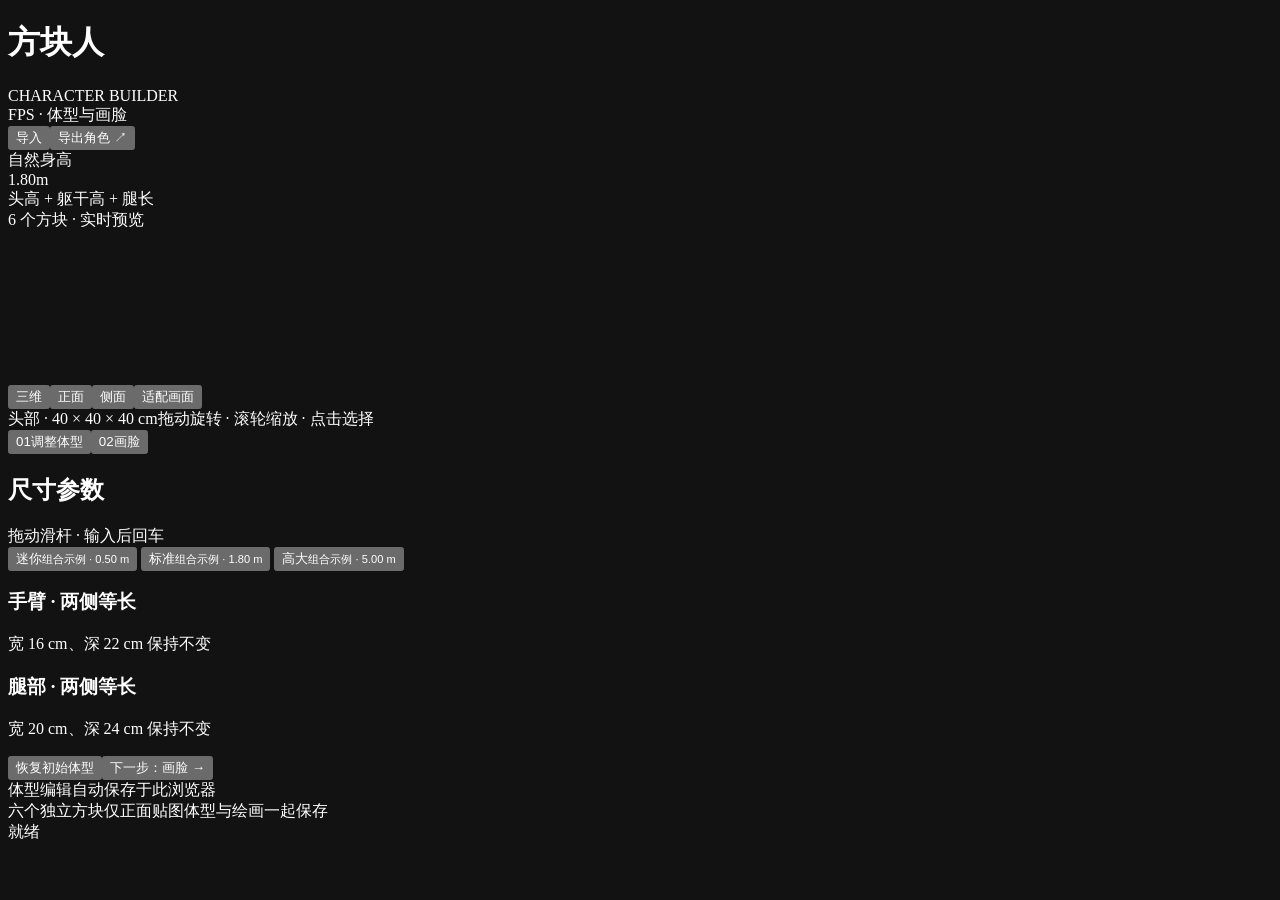
<file: src/shell.html>
<!doctype html>
<html lang="zh-CN">
<head>
<meta charset="utf-8"><meta name="viewport" content="width=device-width,initial-scale=1">
<meta name="color-scheme" content="dark"><meta name="description" content="六方块角色构建器：调整体型，自由画脸，只有头部正面使用绘制的贴图。离线运行。">
<title>方块人 · 角色构建器</title>
<style>/* INLINE_STYLE */</style>
</head>
<body>
<main class="app" aria-busy="true" inert>
  <header class="header">
    <div class="brand"><div class="brand-mark" aria-hidden="true"></div><div><h1>方块人</h1><div class="eyebrow">CHARACTER BUILDER</div></div><span class="module-tag">FPS · 体型与画脸</span></div>
    <div class="actions"><button id="import-button" type="button">导入</button><button id="export-button" type="button" class="primary">导出角色 ↗</button></div>
    <input type="file" id="import-file" accept=".json,application/json" hidden>
  </header>
  <div class="workspace">
    <section class="studio" aria-label="角色三维预览">
      <div class="studio-head">
        <div id="body-metric"><div class="metric-label">自然身高</div><div class="height-number"><output id="height-value">1.80</output><span>m</span></div><div class="metric-formula">头高 + 躯干高 + 腿长</div></div>
        <div id="face-metric" hidden><div class="metric-label">画脸</div><div class="face-stage-title">头部预览</div><div class="metric-formula">正面贴图 · 实时同步</div></div>
        <div class="studio-badge" id="studio-badge">6 个方块 · 实时预览</div>
      </div>
      <div class="viewport-wrap" id="viewport-wrap"><canvas id="viewport" aria-label="六方块角色三维预览；拖动旋转，滚轮缩放，点击选择部件。也可使用下方视角按钮。">浏览器需要支持 Canvas 和 WebGL 才能显示三维角色。</canvas></div>
      <div class="viewport-error" id="viewport-error" role="alert" hidden></div>
      <div class="studio-footer">
        <div class="view-bar" role="group" aria-label="视角"><button data-view="perspective" aria-pressed="true" type="button">三维</button><button data-view="front" aria-pressed="false" type="button">正面</button><button data-view="side" aria-pressed="false" type="button">侧面</button><button class="fit" id="fit-button" type="button">适配画面</button></div>
        <div class="stage-caption"><span id="selection-caption" class="selection-caption">头部 · 40 × 40 × 40 cm</span><span>拖动旋转 · 滚轮缩放 · 点击选择</span></div>
      </div>
    </section>
    <aside class="inspector" aria-label="角色编辑器">
      <div class="module-tabs" role="tablist" aria-label="角色编辑步骤"><button id="body-tab" role="tab" aria-controls="body-panel" aria-selected="true" type="button"><span>01</span>调整体型</button><button id="face-tab" role="tab" aria-controls="face-panel" aria-selected="false" type="button"><span>02</span>画脸</button></div>
      <div id="body-panel" class="body-panel" role="tabpanel" aria-labelledby="body-tab">
      <div class="inspector-title"><h2>尺寸参数</h2><span class="subtle">拖动滑杆 · 输入后回车</span></div>
      <div class="presets" role="group" aria-label="起始体型">
        <button type="button" class="preset" data-preset="small" aria-pressed="false">迷你<small>组合示例 · 0.50 m</small></button>
        <button type="button" class="preset" data-preset="default" aria-pressed="true">标准<small>组合示例 · 1.80 m</small></button>
        <button type="button" class="preset" data-preset="tall" aria-pressed="false">高大<small>组合示例 · 5.00 m</small></button>
      </div>
      <div class="group scale-group" id="scale-controls"></div>
      <section class="group"><div class="group-title"><h3>手臂 · 两侧等长</h3></div><div id="arm-controls"></div><p class="group-note">宽 16 cm、深 22 cm 保持不变</p></section>
      <section class="group"><div class="group-title"><h3>腿部 · 两侧等长</h3></div><div id="leg-controls"></div><p class="group-note">宽 20 cm、深 24 cm 保持不变</p></section>
      <p id="geometry-notice" class="notice"></p>
      <div class="body-actions"><button id="reset-button" class="reset" type="button">恢复初始体型</button><button id="start-face-button" class="next-step" type="button">下一步：画脸 →</button></div>
      </div>
      <section id="face-panel" class="face-panel" role="tabpanel" aria-labelledby="face-tab" hidden>
        <div class="inspector-title"><h2>正面画板</h2><span class="subtle">空白处保留头部底色</span></div>
        <div class="paint-tools" role="group" aria-label="绘画工具"><button id="brush-button" type="button" aria-pressed="true">画笔</button><button id="eraser-button" type="button" aria-pressed="false">橡皮</button><span class="paint-tool-hint" id="paint-tool-hint">按住拖动绘制</span></div>
        <div class="paint-board"><canvas id="face-canvas" width="128" height="128" tabindex="0" aria-label="头部正面画板，使用鼠标或手指绘制；内容实时贴到角色头部正面。Ctrl 或 Command 加 Z 撤销。">请使用支持 Canvas 的浏览器进行绘制。</canvas></div>
        <div class="paint-history"><button id="undo-button" type="button" disabled>撤销</button><button id="redo-button" type="button" disabled>重做</button><button id="clear-face-button" type="button">清空画板</button></div>
        <div class="paint-colors"><div class="paint-section-heading"><span>颜色</span><label class="custom-color">自选<input id="paint-color" type="color" value="#20242b" aria-label="自选画笔颜色"></label></div><div id="paint-palette" class="paint-palette" role="group" aria-label="常用画笔颜色"></div></div>
        <label class="brush-size" for="brush-size"><span>画笔粗细 <output id="brush-size-value">4</output><small>像素</small></span><input id="brush-size" type="range" min="1" max="24" value="4" step="1"></label>
        <p class="paint-note">只绘制头部正面。橡皮恢复底色，清空后也可以撤销；返回调整体型不会丢失画好的脸。</p>
      </section>
      <div class="inspector-bottom"><span class="subtle" id="module-state">体型编辑</span><span class="save-state" id="save-state">自动保存于此浏览器</span></div>
    </aside>
  </div>
  <footer class="app-footer"><div class="footer-left"><span>六个独立方块</span><span>仅正面贴图</span><span>体型与绘画一起保存</span></div><span class="status-message" id="status" role="status" aria-live="polite">就绪</span></footer>
  <span class="sr-only" id="announcer" aria-live="polite"></span>
</main>
<script>/* INLINE_CHARACTER */</script>
<script>/* INLINE_VIEWPORT */</script>
<script>/* INLINE_PAINTER */</script>
<script>/* INLINE_APP */</script>
</body>
</html>
</file>
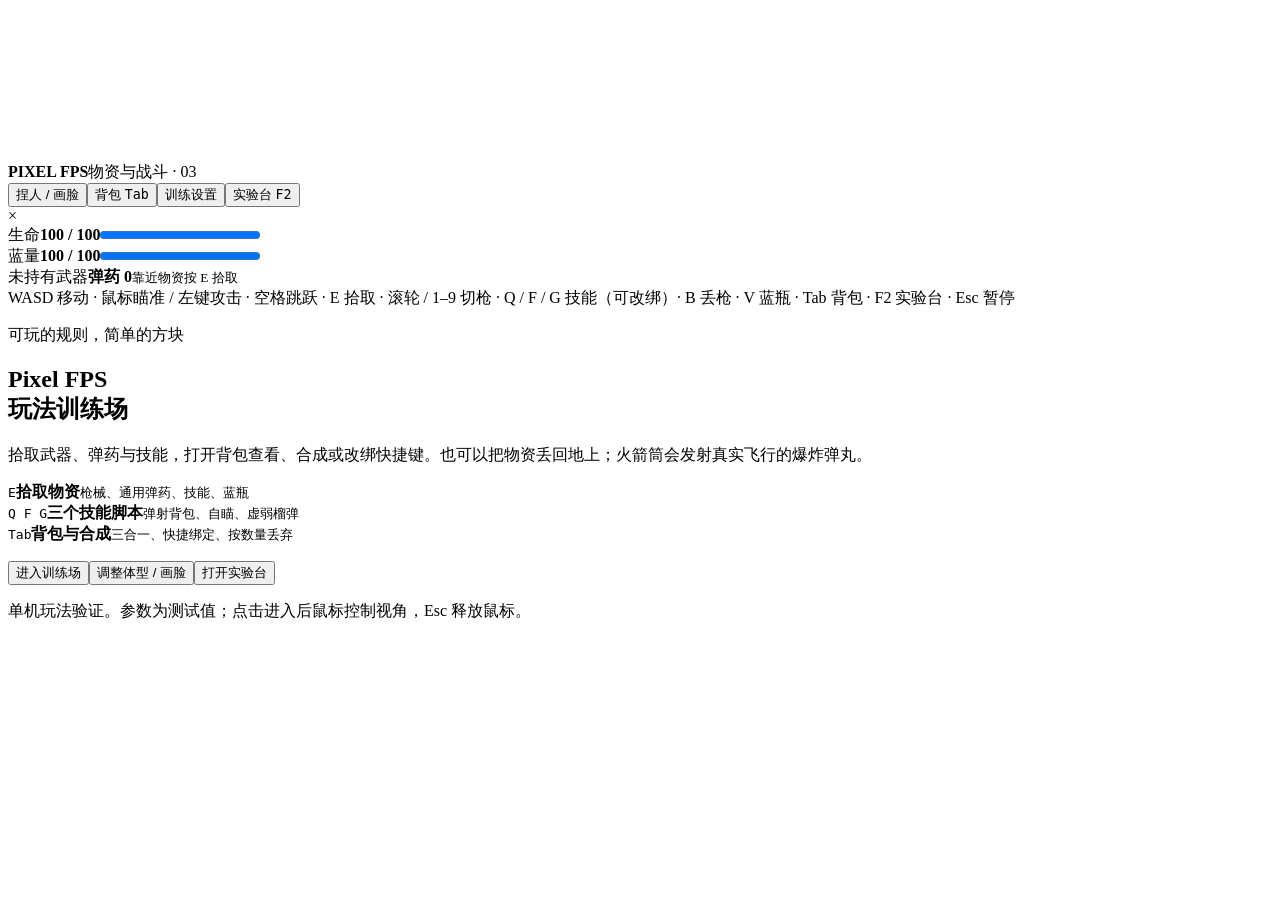
<file: src/game/shell.html>
<!doctype html>
<html lang="zh-CN">
<head><meta charset="utf-8"><meta name="viewport" content="width=device-width,initial-scale=1"><title>Pixel FPS · 玩法训练场</title><style>/* INLINE_GAME_STYLE */</style></head>
<body>
<canvas id="arena" aria-label="第一人称方块人训练场"></canvas>
<div id="hud">
  <header><div><strong>PIXEL FPS</strong><span class="muted">物资与战斗 · 03</span></div><div class="header-actions"><button id="edit-character">捏人 / 画脸</button><button id="open-inventory">背包 <kbd>Tab</kbd></button><button id="open-settings">训练设置</button><button id="open-lab">实验台 <kbd>F2</kbd></button></div></header>
  <div id="lab-badge" hidden></div><div id="target-label"></div><div id="crosshair"><i></i><b></b></div><div id="hit-marker" aria-hidden="true">×</div>
  <div id="pickup-prompt" class="prompt" hidden></div><div id="toast" role="status" aria-live="polite"></div>
  <section class="bottom-hud"><div class="resources"><div><span>生命</span><strong id="health">100 / 100</strong><progress id="health-bar" max="100" value="100"></progress></div><div><span>蓝量</span><strong id="mana">100 / 100</strong><progress id="mana-bar" max="100" value="100"></progress></div></div><div class="weapon-hud"><span id="weapon-icon" class="item-icon" aria-hidden="true"></span><span id="weapon-label">未持有武器</span><strong id="ammo">弹药 0</strong><small id="weapon-hint">靠近物资按 E 拾取</small></div><div id="skill-hud" class="skill-hud"></div></section>
  <div id="status-hud" aria-label="当前角色状态"></div><div id="control-hint">WASD 移动 · 鼠标瞄准 / 左键攻击 · 空格跳跃 · E 拾取 · 滚轮 / 1–9 切枪 · Q / F / G 技能（可改绑）· B 丢枪 · V 蓝瓶 · Tab 背包 · F2 实验台 · Esc 暂停</div>
</div>
<section id="start-screen" class="overlay">
 <div class="panel start-panel"><p class="eyebrow">可玩的规则，简单的方块</p><h1>Pixel FPS<br><span>玩法训练场</span></h1><p>拾取武器、弹药与技能，打开背包查看、合成或改绑快捷键。也可以把物资丢回地上；火箭筒会发射真实飞行的爆炸弹丸。</p><div class="instruction-grid"><div><kbd>E</kbd><b>拾取物资</b><small>枪械、通用弹药、技能、蓝瓶</small></div><div><kbd>Q F G</kbd><b>三个技能脚本</b><small>弹射背包、自瞄、虚弱榴弹</small></div><div><kbd>Tab</kbd><b>背包与合成</b><small>三合一、快捷绑定、按数量丢弃</small></div></div><p id="character-summary" class="muted"></p><button id="start-game" class="primary">进入训练场</button><button id="start-edit">调整体型 / 画脸</button><button id="start-lab">打开实验台</button><p class="fine">单机玩法验证。参数为测试值；点击进入后鼠标控制视角，Esc 释放鼠标。</p><p id="boot-error" role="alert" hidden></p></div>
</section>
<section id="pause-screen" class="overlay" hidden><div class="panel"><p class="eyebrow">训练已暂停</p><h2 id="pause-title">继续你的实验</h2><p id="pause-copy">鼠标已释放。点击继续回到第一人称。</p><button id="resume-game" class="primary">继续训练</button><button id="pause-inventory">背包与合成</button><button id="pause-character">调整体型 / 画脸</button><button id="pause-settings">训练设置</button><button id="pause-lab">实验台 / 控制台</button><button id="reset-game">重新开始训练</button></div></section>
<dialog id="inventory-dialog"><div class="dialog-title"><h2>背包与合成</h2><button id="close-inventory" aria-label="关闭背包">关闭</button></div><p class="muted">查看、使用或丢弃随身物资。武器用数字键或滚轮切换；按 B 丢出当前手持武器。</p><div id="inventory-resources" class="inventory-resources"></div><h3>补给 · 枪械共享通用弹药</h3><div id="inventory-supplies"></div><h3>武器 · 每件独立携带</h3><div id="inventory-weapons"></div><h3>技能 · 快捷键可自由绑定</h3><div id="inventory-skills"></div><p class="fine">三份同名同级普通技能可合成高一级。快捷键只是使用入口；未绑定的技能仍可在背包中使用。丢弃技能不会清除已有冷却或已发动的效果。</p><button id="reset-bindings">恢复默认技能键位</button></dialog>
<dialog id="settings-dialog"><div class="dialog-title"><h2>训练设置</h2><button id="close-settings">关闭</button></div><label class="check-row"><input id="moving-targets" type="checkbox" checked>训练靶横向移动</label><label class="check-row"><input id="enemy-fire" type="checkbox">靶机回击（可验证虚弱与受伤）</label><label class="range-row">鼠标灵敏度 <input id="sensitivity" type="range" min="0.0005" max="0.005" step="0.0001" value="0.002"><output id="sensitivity-value">1.0×</output></label><button id="reset-targets">恢复训练靶</button><button id="reset-all">重置场地与物资</button><h3>角色</h3><p id="settings-character" class="muted"></p><button id="import-character">导入角色 JSON</button><button id="default-character">使用默认角色</button><input id="character-file" type="file" accept=".json,application/json" hidden><p class="fine">可导入捏人模块导出的角色。应用体型会重新开始训练。</p></dialog>
<dialog id="character-dialog" class="character-dialog"><div class="dialog-title"><h2>角色制作</h2><div><button id="cancel-character">取消</button><button id="apply-character" class="primary">应用角色并重新训练</button></div></div><iframe id="character-frame" title="方块人体型与画脸编辑器"></iframe></dialog>
<dialog id="lab-dialog" class="lab-dialog">
  <div class="dialog-title"><div><p class="eyebrow">实验木桩 / 作弊控制台</p><h2>玩法实验台</h2></div><div class="lab-actions"><button id="lab-close">关闭</button><button id="lab-play" class="primary">继续训练</button></div></div>
  <p class="fine">实验台打开时场景暂停，指令立即生效。可逐帧观察；“继续训练”恢复时间并应用所选速度。F2 或反引号键再次打开。</p>
  <div class="lab-quick lab-actions"><button data-command="refill">补满血蓝</button><button data-command="cooldown clear">清除冷却</button><button data-command="give ammo 300">弹药 +300</button><button data-command="clear projectiles">清除弹丸</button><button id="lab-step">前进 1 帧</button><button id="lab-step-second">前进 1 秒</button><label>时间速度 <select id="lab-speed"><option value="0.1">0.1×</option><option value="0.25">0.25×</option><option value="0.5">0.5×</option><option value="1" selected>1×</option><option value="2">2×</option></select></label></div>
  <div class="lab-actions lab-cheats"><label><input id="cheat-mana" type="checkbox"> 无限蓝量</label><label><input id="cheat-ammo" type="checkbox"> 无限弹药</label><label><input id="cheat-cooldown" type="checkbox"> 无技能冷却</label><span id="lab-clock" class="muted"></span></div>
  <div class="lab-columns">
    <section class="lab-section"><h3>实验场景</h3><div class="lab-actions"><select id="lab-scenario-select" aria-label="实验场景"></select><button id="lab-scenario-load">载入</button><button id="lab-scenario-delete">删除自存场景</button></div><div class="lab-actions"><input id="lab-scenario-name" aria-label="保存场景名称" placeholder="给当前实验起个名字" maxlength="40"><button id="lab-scenario-save">保存配置</button></div><div class="lab-actions"><button id="lab-scenario-export">导出配置 JSON</button><button id="lab-scenario-import">导入配置 JSON</button><input id="lab-scenario-file" type="file" accept=".json,application/json" hidden></div><p class="fine">保存体型、木桩、物资及实验开关。载入会恢复满血满蓝、清空弹丸和临时状态，重新开始同一组条件。</p>
      <h3>物资</h3><div class="lab-actions"><button data-command="give weapon pistol">发放手枪</button><button data-command="give weapon rifle">发放步枪</button><button data-command="give weapon knife">发放小刀</button><button data-command="give weapon rocket">发放火箭筒</button><button data-command="give mana 5">蓝瓶 +5</button><button data-command="give skill jetpack 9 1">弹射背包 ×9</button><button data-command="give skill weaken 9 1">虚弱榴弹 ×9</button><button data-command="give skill autoaim 3 1">自瞄 ×3</button></div>
      <h3>木桩</h3><div class="lab-actions"><select id="lab-dummy-preset" aria-label="新木桩体型"><option value="standard">标准体型</option><option value="bighead">大头</option><option value="tiny">小体型</option><option value="longarm">长臂</option></select><button id="lab-dummy-spawn">新增木桩</button><button data-command="dummy clear">清空木桩</button></div>
      <form id="lab-dummy-form"><label class="lab-label">编辑对象 <select id="lab-dummy-select"></select></label><div class="lab-fields"><label>头部大小<input id="dummy-head" type="number" min="0.15" max="5" step="0.05" required></label><label>躯干大小<input id="dummy-torso" type="number" min="0.15" max="5" step="0.05" required></label><label>臂长 / m<input id="dummy-arms" type="number" min="0.04" max="4" step="0.01" required></label><label>腿长 / m<input id="dummy-legs" type="number" min="0.04" max="4" step="0.01" required></label></div><div class="lab-fields positions"><label>X<input id="dummy-x" type="number" step="0.1" required></label><label>Y<input id="dummy-y" type="number" min="0" step="0.1" required></label><label>Z<input id="dummy-z" type="number" step="0.1" required></label></div><div class="lab-actions"><label>移动 <select id="dummy-move"><option value="inherit">跟随训练设置</option><option value="stationary">静止</option><option value="strafe">左右移动</option></select></label><label>攻击 <select id="dummy-fire"><option value="inherit">跟随训练设置</option><option value="off">不还击</option><option value="on">向玩家还击</option></select></label></div><div class="lab-checks"><label><input id="dummy-recover" type="checkbox"> 非致命受伤后补满生命</label><label><input id="dummy-respawn" type="checkbox"> 死亡后自动复活</label><label>复活等待 / s <input id="dummy-delay" type="number" min="0" max="60" step="0.1" value="1" required></label></div><p id="lab-dummy-info" class="fine"></p><div class="lab-actions"><button class="primary" type="submit">应用木桩配置</button><button id="lab-dummy-remove" type="button">移除此木桩</button></div></form>
    </section>
    <section class="lab-section"><h3>控制台</h3><div id="console-output" class="console-output" role="log" aria-label="指令执行结果"></div><form id="console-form" class="console-form"><span aria-hidden="true">&gt;</span><input id="console-input" aria-label="控制台指令" placeholder="help 查看指令，↑↓ 找回历史" autocomplete="off" spellcheck="false" list="console-suggestions"><button type="submit">执行</button></form><datalist id="console-suggestions"><option value="help"><option value="list"><option value="give skill weaken 9 1"><option value="dummy spawn bighead 0 0 -6"><option value="status add player invulnerable 10"><option value="status clear player"><option value="time pause"><option value="step 60"><option value="scenario load shooting"><option value="scenario load merge"><option value="scenario load weakness"><option value="scenario load rocket"></datalist><p class="fine">例如 give skill weaken 9 1：发放九份一级虚弱榴弹。技能仍通过正常发动入口施放，终极仍按份消耗。</p>
      <div class="lab-log-title"><h3>战斗记录</h3><select id="lab-log-filter" aria-label="日志类型"><option value="all">全部事件</option><option value="damage">伤害结算</option><option value="status">状态变化</option></select><button id="lab-log-export">导出</button><button data-command="clear log">清空</button></div><div id="lab-log" class="lab-log" aria-live="off"></div><p class="fine">保留最近 500 条，面板显示其中最新 80 条。时间为游戏内秒数，暂停与慢放同时作用于弹丸、状态、冷却和复活。</p>
    </section>
  </div>
</dialog>
<script id="studio-document" type="application/json">/* INLINE_STUDIO_DOCUMENT */</script>
<script>/* INLINE_CHARACTER */</script>
<script>/* INLINE_CONTENT */</script>
<script>/* INLINE_INVENTORY */</script>
<script>/* INLINE_WORLD */</script>
<script>/* INLINE_SKILL_RUNTIME */</script>
<script>/* INLINE_SKILLS */</script>
<script>/* INLINE_ITEM_VISUALS */</script>
<script>/* INLINE_GAME_RENDERER */</script>
<script>/* INLINE_LAB */</script>
<script>/* INLINE_LAB_PANEL */</script>
<script>/* INLINE_PLAYER_ACTIONS */</script>
<script>/* INLINE_INVENTORY_PANEL */</script>
<script>/* INLINE_GAME_APP */</script>
</body></html>
</file>
